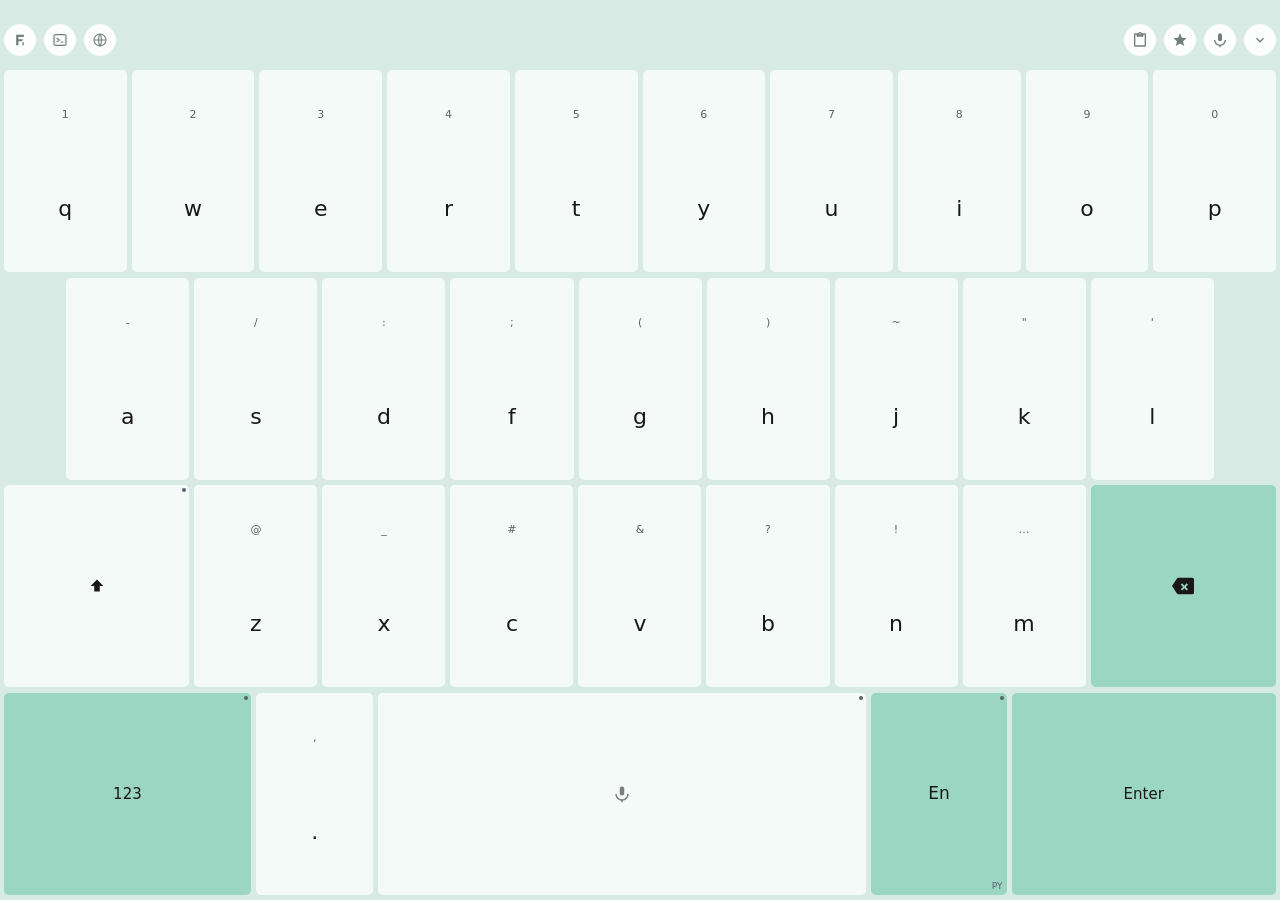
<file: app/src/main/assets/keyboard/index.html>
<!doctype html>
<html lang="zh-CN">
<head>
    <meta charset="utf-8">
    <meta name="viewport" content="width=device-width,initial-scale=1,maximum-scale=1,user-scalable=no,viewport-fit=cover">
    <title>Feelime Keyboard</title>
    <link rel="stylesheet" href="keyboard.css?v=__KB_VERSION__">
</head>
<body>
<main id="softKeyboard" aria-label="Feelime HTML keyboard">
    <!-- 背景图片层：铺满整个键盘区域（工具条到底部留白）。z-index 垫底，
         data-bg-image=on 时根背景转透明让图透出。 -->
    <div id="bgImage" aria-hidden="true"></div>
    <!-- 拼音行内前缀：悬浮在顶部 padding 带里（issue #8 定稿形态——
         独立一行，字号可在设置里三档调整）。 -->
    <div id="preeditLine" aria-live="polite"></div>

    <!-- 单手模式侧边条（issue #15）：data-side-content 驱动两态——
         cursor（2×4 光标/编辑簇）、blank。位置贴单手让位的一侧。 -->
    <aside id="sidePad">
        <div id="sideGrid">
            <!-- 方向键按物理位次排布（issue #15 定稿）：上 / 左右 / 下，
                 与手指预期一致；编辑键横排 icon+文字保证语义明确。 -->
            <div class="side-row">
                <button class="side-key" data-side-cursor="up" aria-label="光标上移" data-i18n-aria-label="光标上移">
                    <svg viewBox="0 0 24 24" width="16" height="16" fill="none" stroke="currentColor"
                         stroke-width="2.2" stroke-linecap="round" stroke-linejoin="round" aria-hidden="true">
                        <path d="M5 15 L12 8 L19 15"/>
                    </svg>
                </button>
            </div>
            <div class="side-row side-row-mid">
                <button class="side-key" data-side-cursor="left" aria-label="光标左移" data-i18n-aria-label="光标左移">
                    <svg viewBox="0 0 24 24" width="16" height="16" fill="none" stroke="currentColor"
                         stroke-width="2.2" stroke-linecap="round" stroke-linejoin="round" aria-hidden="true">
                        <path d="M15 5 L8 12 L15 19"/>
                    </svg>
                </button>
                <button class="side-key" data-side-cursor="right" aria-label="光标右移" data-i18n-aria-label="光标右移">
                    <svg viewBox="0 0 24 24" width="16" height="16" fill="none" stroke="currentColor"
                         stroke-width="2.2" stroke-linecap="round" stroke-linejoin="round" aria-hidden="true">
                        <path d="M9 5 L16 12 L9 19"/>
                    </svg>
                </button>
            </div>
            <div class="side-row">
                <button class="side-key" data-side-cursor="down" aria-label="光标下移" data-i18n-aria-label="光标下移">
                    <svg viewBox="0 0 24 24" width="16" height="16" fill="none" stroke="currentColor"
                         stroke-width="2.2" stroke-linecap="round" stroke-linejoin="round" aria-hidden="true">
                        <path d="M5 9 L12 16 L19 9"/>
                    </svg>
                </button>
            </div>
            <button class="side-key side-labeled" data-side-action="selectAll" aria-label="全选" data-i18n-aria-label="全选">
                <svg viewBox="0 0 24 24" width="13" height="13" fill="none" stroke="currentColor"
                     stroke-width="2" stroke-linecap="round" aria-hidden="true">
                    <path d="M7 3H5a2 2 0 0 0-2 2v2m0 4v2m0 4v2a2 2 0 0 0 2 2h2m4 0h2m4 0h2a2 2 0 0 0 2-2v-2m0-4v-2m0-4V5a2 2 0 0 0-2-2h-2M9 9h6v6H9z"/>
                </svg>
                <span data-i18n="全选">全选</span>
            </button>
            <button class="side-key side-labeled" data-side-action="copy" aria-label="复制" data-i18n-aria-label="复制">
                <svg viewBox="0 0 24 24" width="13" height="13" fill="none" stroke="currentColor"
                     stroke-width="2" stroke-linecap="round" stroke-linejoin="round" aria-hidden="true">
                    <path d="M16 1H4a2 2 0 0 0-2 2v14h2V3h12V1zm3 4H8a2 2 0 0 0-2 2v14a2 2 0 0 0 2 2h11a2 2 0 0 0 2-2V7a2 2 0 0 0-2-2zm0 16H8V7h11v14z"/>
                </svg>
                <span data-i18n="复制">复制</span>
            </button>
            <button class="side-key side-labeled" data-side-action="cut" aria-label="剪切" data-i18n-aria-label="剪切">
                <svg viewBox="0 0 24 24" width="13" height="13" fill="none" stroke="currentColor"
                     stroke-width="2" stroke-linecap="round" stroke-linejoin="round" aria-hidden="true">
                    <circle cx="6" cy="6" r="3"/><circle cx="6" cy="18" r="3"/>
                    <path d="M20 4L8.12 15.88M14.47 14.48L20 20M8.12 8.12L12 12"/>
                </svg>
                <span data-i18n="剪切">剪切</span>
            </button>
            <button class="side-key side-labeled" data-side-action="paste" aria-label="粘贴" data-i18n-aria-label="粘贴">
                <svg viewBox="0 0 24 24" width="13" height="13" fill="none" stroke="currentColor"
                     stroke-width="2" stroke-linecap="round" stroke-linejoin="round" aria-hidden="true">
                    <path d="M19 2h-4.18C14.4.84 13.3 0 12 0c-1.3 0-2.4.84-2.82 2H5c-1.1 0-2 .9-2 2v16c0 1.1.9 2 2 2h14c1.1 0 2-.9 2-2V4c0-1.1-.9-2-2-2zm-7 0c.55 0 1 .45 1 1s-.45 1-1 1-1-.45-1-1 .45-1 1-1zm7 18H5V4h2v3h10V4h2v16z"/>
                </svg>
                <span data-i18n="粘贴">粘贴</span>
            </button>
        </div>
    </aside>

<!-- Editor strip ABOVE the candidate bar
         (which stays selectable mid-edit), regular keyboard below. -->
    <section id="panelEditor" hidden>
        <input id="panelEditorInput" class="phrase-input" maxlength="200"
               placeholder="输入常用内容（最多 200 字）" data-i18n-placeholder="输入常用内容（最多 200 字）" aria-label="常用语内容" data-i18n-aria-label="常用语内容">
 <!-- The custom-JSON editor shares the strip as a
             multi-line textarea (system paste works on real inputs). -->
        <textarea id="panelEditorArea" class="phrase-input phrase-area" rows="3" hidden
                  placeholder="粘贴定制 JSON" data-i18n-placeholder="粘贴定制 JSON" aria-label="定制符号 JSON" data-i18n-aria-label="定制符号 JSON"></textarea>
        <button id="panelEditorCancel" class="phrase-cancel" aria-label="取消" data-i18n-aria-label="取消" data-i18n="取消">取消</button>
        <button id="panelEditorSave" class="phrase-add" aria-label="保存" data-i18n-aria-label="保存" data-i18n="保存">保存</button>
    </section>
 <!-- The phrase editor card floats ABOVE the keyboard view
         (native band area): title row + 2-row input + input
         code + save/cancel. The redirect channel targets .phrase-input
         focus, which the card's textarea keeps. -->
    <section id="phraseCard" hidden>
        <div class="pc-head">
            <button id="phraseCardClose" class="pc-close" aria-label="关闭" data-i18n-aria-label="关闭">×</button>
            <span id="phraseCardTitle" class="pc-title" data-i18n="添加常用语">添加常用语</span>
            <span class="pc-head-pad" aria-hidden="true"></span>
        </div>
        <div class="pc-card">
            <textarea id="phraseCardInput" class="phrase-input pc-input" rows="2" maxlength="200"
                      placeholder="输入常用内容" data-i18n-placeholder="输入常用内容" aria-label="常用语内容" data-i18n-aria-label="常用语内容"></textarea>
            <!-- issue #19 的「从剪贴板粘贴」按钮已撤下：工具栏剪贴板面板
                 本就支持选历史条目上屏，编辑卡不再放第二条通道。 -->
            <label class="pc-code-label" for="phraseCardCode"><span data-i18n="输入码">输入码</span> <small data-i18n="留空时自动生成">留空时自动生成</small></label>
            <!-- The code field shares one row with the rank stepper -
                 the code input narrows and the freed space holds 位次 -/+. -->
            <div class="pc-code-row">
                <input id="phraseCardCode" class="pc-code phrase-input" maxlength="12"
                       placeholder="例如：nh" data-i18n-placeholder="例如：nh" aria-label="输入码" data-i18n-aria-label="输入码">
                <span class="pc-rank" role="group" aria-label="位次" data-i18n-aria-label="位次">
                    <button id="phraseCardRankDown" class="pc-rank-btn" aria-label="位次减一" data-i18n-aria-label="位次减一">−</button>
                    <span id="phraseCardRankValue" class="pc-rank-value">1</span>
                    <button id="phraseCardRankUp" class="pc-rank-btn" aria-label="位次加一" data-i18n-aria-label="位次加一">＋</button>
                    <span class="pc-rank-label" data-i18n="位次">位次</span>
                </span>
            </div>
            <div class="pc-actions">
                <button id="phraseCardCancel" class="pc-btn pc-ghost" aria-label="取消" data-i18n-aria-label="取消" data-i18n="取消">取消</button>
                <button id="phraseCardSave" class="pc-btn pc-main" aria-label="保存" data-i18n-aria-label="保存" data-i18n="保存">保存</button>
            </div>
        </div>
    </section>
 <!-- Height adjust card (floats above the keyboard view).
         Fine steps via the -/+ buttons (applied live), coarse via the drag
         strip (preview only - the height lands on release/保存). -->
    <section id="heightCard" hidden>
        <div class="pc-head">
            <span class="pc-head-pad" aria-hidden="true"></span>
            <span class="pc-title" data-i18n="键盘高度">键盘高度</span>
            <span class="pc-head-pad" aria-hidden="true"></span>
        </div>
        <div class="pc-card">
            <div class="hc-row">
                <button id="heightMinus" class="hc-step" aria-label="减少高度" data-i18n-aria-label="减少高度">−</button>
                <div id="heightTrack" class="hc-track">
                    <i id="heightThumb"></i>
                </div>
                <button id="heightPlus" class="hc-step" aria-label="增加高度" data-i18n-aria-label="增加高度">＋</button>
            </div>
            <div class="hc-meta">
                <span id="heightValue">272</span>
                <span class="hc-hint" id="heightHint" data-i18n="拖动为预览，松手应用">拖动为预览，松手应用</span>
            </div>
            <div class="pc-actions">
                <button id="heightCardReset" class="pc-btn pc-ghost" aria-label="恢复默认" data-i18n-aria-label="恢复默认" data-i18n="恢复默认">恢复默认</button>
                <button id="heightCardCancel" class="pc-btn pc-ghost" aria-label="取消" data-i18n-aria-label="取消" data-i18n="取消">取消</button>
                <button id="heightCardSave" class="pc-btn pc-main" aria-label="保存" data-i18n-aria-label="保存" data-i18n="保存">保存</button>
            </div>
        </div>
    </section>
    <section id="candidateBar">
 <!-- The app's own F logo marks the keyboard menu;
             the gear moved to the full-settings entry. -->
        <button id="setupButton" data-role="setup" class="tool" aria-label="键盘设置" data-i18n-aria-label="键盘设置">
 <!-- The refreshed F logo (docs/branding/feelime-logo.svg,
                 same path as app/src/main/res/drawable/ic_launcher.xml). -->
            <svg viewBox="0 0 48 48" width="16" height="16" fill="currentColor" aria-hidden="true">
                <path d="M12.5 8.5h24l-1.8 6.2H19.3v7.2h13.3l-1.8 6.2H19.3v11.4h-6.8z"/>
                <rect x="31" y="31" width="4.5" height="8.5" rx="1"/>
            </svg>
        </button>
 <!-- The control-key entry - the toolbar swaps for two
             rows of control keys (Esc/Ctrl/Alt/arrows/...) while it shows. -->
        <button id="ctrlTool" data-role="ctrl-tool" class="tool" aria-label="控制键" data-i18n-aria-label="控制键">
            <svg viewBox="0 0 24 24" width="16" height="16" fill="none" stroke="currentColor"
                 stroke-width="1.8" aria-hidden="true">
                <rect x="3" y="4" width="18" height="16" rx="2"/>
                <path d="M7 9l4 3-4 3M13 15h4"/>
            </svg>
        </button>
 <!-- Opens the SYSTEM input method picker (all IMEs). -->
        <button id="imeSwitchButton" data-role="ime-switch" class="tool" aria-label="切换输入法" data-i18n-aria-label="切换输入法">
            <svg viewBox="0 0 24 24" width="16" height="16" fill="none" stroke="currentColor"
                 stroke-width="1.6" aria-hidden="true">
                <circle cx="12" cy="12" r="9"/>
                <path d="M3 12h18M12 3c3 3.5 3 14 0 18M12 3c-3 3.5-3 14 0 18"/>
            </svg>
        </button>
 <!-- Full settings moved off the panel into the toolbar;
             only visible while the quick panel is open. A gear
             glyph - the toolbar's own entry is the app logo now, so the gear
             no longer reads as a duplicate. The ‹ › pager buttons are gone
 the bar holds the whole pool and auto-fetches. -->
        <button id="fullSetupButton" class="tool" aria-label="打开完整设置" data-i18n-aria-label="打开完整设置" hidden>
            <svg viewBox="0 0 24 24" width="16" height="16" fill="currentColor" aria-hidden="true">
                <path d="M19.14 12.94c.04-.3.06-.61.06-.94 0-.32-.02-.64-.07-.94l2.03-1.58a.49.49 0 0 0 .12-.61l-1.92-3.32a.488.488 0 0 0-.59-.22l-2.39.96c-.5-.38-1.03-.7-1.62-.94l-.36-2.54a.484.484 0 0 0-.48-.41h-3.84c-.24 0-.43.17-.47.41l-.36 2.54c-.59.24-1.13.57-1.62.94l-2.39-.96c-.22-.08-.47 0-.59.22L2.74 8.87c-.12.21-.08.47.12.61l2.03 1.58c-.05.3-.09.63-.09.94s.02.64.07.94l-2.03 1.58a.49.49 0 0 0-.12.61l1.92 3.32c.12.22.37.29.59.22l2.39-.96c.5.38 1.03.7 1.62.94l.36 2.54c.05.24.24.41.48.41h3.84c.24 0 .44-.17.47-.41l.36-2.54c.59-.24 1.13-.56 1.62-.94l2.39.96c.22.08.47 0 .59-.22l1.92-3.32c.12-.22.07-.47-.12-.61l-2.01-1.58zM12 15.6c-1.98 0-3.6-1.62-3.6-3.6s1.62-3.6 3.6-3.6 3.6 1.62 3.6 3.6-1.62 3.6-3.6 3.6z"/>
            </svg>
        </button>
 <!-- 手写候选态的整行互斥（wetype 形态）：有识别候选时工具栏全部
             让位，这一行左侧的模式标识与右侧 ×（composeClear）一起构成
             候选行；平时隐藏，不占布局。 -->
        <span id="inkTag" class="ink-tag" hidden data-i18n="手写">手写</span>
 <!-- #H 候选条形态快捷切换键（#87 顺带优化）：键区隐藏时的模式可见性
             ——软硬切换后用户能看见自己身在哪个键盘。modeToggle 的紧凑
             形态：cn-main=当前模式简称、cn-sub=快捷对目标简称，点按翻对、
             长按模式菜单；完整键盘形态仍用 modeToggle。 -->
        <button id="hwModeTag" class="hw-toggle" hidden aria-label="切换键盘" data-i18n-aria-label="切换键盘">
            <span class="cn-main"></span><span class="cn-sub"></span>
        </button>
        <div id="candidates"></div>
 <!-- Engine lifecycle notice (mode-fallback §2.3): overlays the
             candidate strip while the engine warms up or a degrade fallback
             serves. Pointer-transparent; hidden otherwise. -->
        <div id="engineStatus" hidden></div>
        <button id="clipboardButton" data-role="clipboard" class="tool" aria-label="剪贴板" data-i18n-aria-label="剪贴板">
            <svg viewBox="0 0 24 24" width="16" height="16" fill="currentColor" aria-hidden="true">
                <path d="M19 2h-4.18C14.4.84 13.3 0 12 0c-1.3 0-2.4.84-2.82 2H5c-1.1 0-2 .9-2 2v16c0 1.1.9 2 2 2h14c1.1 0 2-.9 2-2V4c0-1.1-.9-2-2-2zm-7 0c.55 0 1 .45 1 1s-.45 1-1 1-1-.45-1-1 .45-1 1-1zm7 18H5V4h2v3h10V4h2v16z"/>
            </svg>
        </button>
        <button id="favoritesButton" data-role="favorites" class="tool" aria-label="常用语" data-i18n-aria-label="常用语">
            <svg viewBox="0 0 24 24" width="16" height="16" fill="currentColor" aria-hidden="true">
                <path d="M12 17.27 18.18 21l-1.64-7.03L22 9.24l-7.19-.61L12 2 9.19 8.63 2 9.24l5.46 4.73L5.82 21z"/>
            </svg>
        </button>
        <button id="composeClear" class="tool compose-tool" aria-label="清除输入" data-i18n-aria-label="清除输入" hidden>
            <svg viewBox="0 0 24 24" width="16" height="16" fill="currentColor" aria-hidden="true">
                <path d="M19 6.41 17.59 5 12 10.59 6.41 5 5 6.41 10.59 12 5 17.59 6.41 19 12 13.41 17.59 19 19 17.59 13.41 12z"/>
            </svg>
        </button>
        <button id="composeExpand" class="tool compose-tool" aria-label="展开候选" data-i18n-aria-label="展开候选" hidden>
            <svg viewBox="0 0 24 24" width="16" height="16" fill="currentColor" aria-hidden="true">
                <path d="M7.41 8.59 12 13.17l4.59-4.58L18 10l-6 6-6-6z"/>
            </svg>
        </button>
        <button id="mic" class="tool" aria-label="开始语音输入" data-i18n-aria-label="开始语音输入">
            <svg viewBox="0 0 24 24" width="16" height="16" fill="currentColor" aria-hidden="true">
                <path d="M12 14a3 3 0 0 0 3-3V5a3 3 0 0 0-6 0v6a3 3 0 0 0 3 3z"/>
                <path d="M19 12a7 7 0 0 1-14 0H3a9 9 0 0 0 8 8.94V23h2v-2.06A9 9 0 0 0 21 12h-2z"/>
            </svg>
        </button>
        <button id="hide" class="tool" aria-label="收起键盘" data-i18n-aria-label="收起键盘">
            <svg viewBox="0 0 24 24" width="16" height="16" fill="currentColor" aria-hidden="true">
                <path d="M16.59 8.59 12 13.17 7.41 8.59 6 10l6 6 6-6z"/>
            </svg>
        </button>
 <!-- Settings sub-page chrome rides the toolbar -
             left: back + title, right: close. Regular tools hide meanwhile. -->
        <div id="settingsPageBar" hidden></div>
 <!-- #41 统计浮层的工具栏 chrome：左标题右 ✕（常规工具让位，
      body.stats-page 互斥，settingsPageBar 同款形态）。 -->
        <div id="statsPageBar" hidden></div>
    </section>

    <section id="expandLayer" hidden>
        <div class="expand-head">
            <div class="expand-tabs" role="tablist">
                <button class="expand-tab active" data-expand-tab="freq" data-i18n="词频">词频</button>
                <button class="expand-tab" data-expand-tab="single" data-i18n="单字">单字</button>
            </div>
            <div id="expandPreedit" aria-live="polite"></div>
            <button id="expandCollapse" class="tool" aria-label="收起候选" data-i18n-aria-label="收起候选">
                <svg viewBox="0 0 24 24" width="18" height="18" fill="currentColor" aria-hidden="true">
                    <path d="M7.41 15.41 12 10.83l4.59 4.58L18 14l-6-6-6 6z"/>
                </svg>
            </button>
        </div>
        <div class="expand-body">
            <div id="expandVariants"></div>
            <div id="expandGrid"></div>
        </div>
    </section>

 <!-- The control-key view replaces ONLY the candidate
         bar (same 40px slot); the keyboard rows below stay untouched. -->
    <section id="ctrlLayer" class="kb-layer" hidden>
        <div class="kb-row ctrl-row">
            <button class="kb-key ctrl-key" data-ctrl="Escape">Esc</button>
            <button class="kb-key ctrl-key ctrl-mod" data-ctrl="sticky-ctrl">Ctrl</button>
            <button class="kb-key ctrl-key" data-ctrl="Home">Home</button>
            <button class="kb-key ctrl-key" data-ctrl="ArrowUp">↑</button>
            <button class="kb-key ctrl-key" data-ctrl="End">End</button>
            <button class="kb-key ctrl-key" data-ctrl="PageUp">PgUp</button>
 <!-- Fn replaces the Comb icon - tap = sticky
                 (twelve letter keys become F1..F12), long-press = the old
                 Comb combo grid. -->
            <button class="kb-key ctrl-key ctrl-mod" data-ctrl="sticky-fn" aria-label="Fn 粘滞键" data-i18n-aria-label="Fn 粘滞键">Fn</button>
            <button class="kb-key ctrl-key" data-ctrl="Del">Del</button>
        </div>
        <div class="kb-row ctrl-row">
            <button class="kb-key ctrl-key" data-ctrl="Tab">Tab</button>
            <button class="kb-key ctrl-key ctrl-mod" data-ctrl="sticky-alt">Alt</button>
            <button class="kb-key ctrl-key" data-ctrl="ArrowLeft">←</button>
            <button class="kb-key ctrl-key" data-ctrl="ArrowDown">↓</button>
            <button class="kb-key ctrl-key" data-ctrl="ArrowRight">→</button>
            <button class="kb-key ctrl-key" data-ctrl="PageDown">PgDn</button>
            <button class="kb-key ctrl-key ctrl-mod" data-ctrl="sticky-meta" aria-label="Meta 键" data-i18n-aria-label="Meta 键">&#8862;</button>
            <button class="kb-key ctrl-key ctrl-close" data-ctrl="collapse" aria-label="收起控制键" data-i18n-aria-label="收起控制键">
                <svg viewBox="0 0 24 24" width="12" height="12" fill="none" stroke="currentColor"
                     stroke-width="2.2" stroke-linecap="round" aria-hidden="true">
                    <path d="M6 6 L18 18 M18 6 L6 18"/>
                </svg>
            </button>
        </div>
    </section>

    <!-- 工具栏编辑模式（issue #15）：替换键区，展示未上栏的 icon 仓库
         （点按添加到工具栏；候选条内 × 移除、长按拖动排序）。 -->
    <section id="toolbarEditor" hidden>
        <div class="tbe-head">
            <span class="tbe-title" data-i18n="编辑工具栏">编辑工具栏</span>
            <span class="tbe-hint" data-i18n="点按图标添加 · 拖动工具栏图标排序">点按图标添加 · 拖动工具栏图标排序</span>
            <button id="toolbarEditCancel" class="tbe-cancel" data-i18n="取消">取消</button>
            <button id="toolbarEditDone" class="tbe-done" data-i18n="完成">完成</button>
        </div>
        <div id="toolbarEditorGrid"></div>
    </section>

    <section id="qwertyLayer" class="kb-layer"></section>
    <section id="symbolLayer" class="kb-layer" hidden>
        <div id="symGrid"></div>
        <div id="symCatBar">
            <button class="kb-key kb-special" data-action="letters">ABC</button>
            <!-- #113 二轮（用户 2026-11-15）：符号层也留 123 直达数字九宫格
                 （数字层的「符号」键反向闭环），不再绕回主键盘。 -->
            <button class="kb-key kb-special" data-action="numpad">123</button>
            <div id="symCats"></div>
            <!-- ⌫ 由 setup 注入（specialKey repeat，占换行键原位）：
                 符号层不设换行——换行走 ABC 回主键盘（2026-10-28 用户定案）。 -->
        </div>
    </section>
    <!-- 九宫格数字键盘（长按 123 打开），全部由 renderNumpad 填充 -->
    <section id="numPadLayer" class="kb-layer" hidden></section>
    <!-- #39-10 编辑工具条（可选工具栏控件，搜狗「文字编辑」形态）：
         替换键区——左侧 ↑/← 扩选 →/↓、底部 行首/全选/行尾，右列
         删除/复制/剪切/粘贴。全部动作复用现有桥通道（editorCursor/
         keyEvent/SHIFT 扩选、editorAction、backspace），JS 填充。 -->
    <section id="editLayer" class="kb-layer" hidden></section>
    <!-- #41 二轮：输入统计浮层（快捷设置 tile 进入；数据经 inputStats 桥）。 -->
    <section id="statsLayer" class="kb-layer" hidden></section>

    <section id="panelLayer" hidden>
        <div class="panel-head">
            <div class="panel-tabs" role="tablist">
                <button class="panel-tab active" data-panel-tab="clipboard" data-i18n="剪贴板">剪贴板</button>
                <button class="panel-tab" data-panel-tab="favorites" data-i18n="常用语">常用语</button>
            </div>
            <!-- #67 定稿：颜文字不走 tab 界面——面板头换成横向滑动的
                 分类条（右侧固定 × 收起），列表区整幅给网格。 -->
            <div id="kaomojiTabs" class="kaomoji-tabs" hidden></div>
            <button id="panelClear" class="panel-action" aria-label="清空剪贴板" data-i18n-aria-label="清空剪贴板" data-i18n="清空">清空</button>
            <button id="panelManage" class="panel-action" aria-label="添加常用语" data-i18n-aria-label="添加常用语" hidden data-i18n="＋添加">＋添加</button>
            <!-- #39-4 定稿：面板头右侧唯一的关闭钮，× 图标回主键盘
                 （tab 已是剪贴板/常用语切换器，不再复用工具栏图标）。 -->
            <button id="panelClose" class="tool" aria-label="关闭面板" data-i18n-aria-label="关闭面板">
                <svg viewBox="0 0 24 24" width="16" height="16" fill="none" stroke="currentColor"
                     stroke-width="2" stroke-linecap="round" aria-hidden="true">
                    <path d="M6 6l12 12M18 6L6 18"/>
                </svg>
            </button>
        </div>
        <div id="panelList"></div>
        <div id="panelEmpty" hidden></div>
    </section>


    <div id="modeMenu"></div>

 <!-- Long-press / ⋯ menu for a favorites row. -->
    <div id="itemMenu"></div>

 <!-- Confirm deleting a self-made word from the user
         lexicon (long-press a candidate -> 删除自造词). -->
    <div id="confirmCard" hidden>
        <div id="confirmText" aria-live="polite"></div>
        <div class="confirm-actions">
            <button id="confirmCancel" data-i18n="取消">取消</button>
            <button id="confirmOk" class="danger" data-i18n="删除">删除</button>
        </div>
    </div>

    <section id="settingsPanel" hidden>
 <!-- The toolbar tools live in the quick panel now (the
             toolbar keeps only the logo, the gear and the dismiss chevron).
             renderSettingsHome re-appends this node after each rebuild, so
             the ids/bindings the suites (and users) rely on survive. -->
    </section>

    <div id="voiceOverlay">
        <div id="voiceScrim"></div>
        <div id="voiceCard">
 <!-- The big red dot became a half-height mic icon
                 (portrait AND landscape); only colours/pulse animate. -->
            <div class="vc-mic">
                <svg viewBox="0 0 24 24" width="20" height="20" fill="currentColor" aria-hidden="true">
                    <path d="M12 14a3 3 0 0 0 3-3V5a3 3 0 0 0-6 0v6a3 3 0 0 0 3 3z"/>
                    <path d="M19 12a7 7 0 0 1-14 0H3a9 9 0 0 0 8 8.94V23h2v-2.06A9 9 0 0 0 21 12h-2z"/>
                </svg>
            </div>
            <!-- 引擎加载态（含首次模型加载）专属旋转圆环：与麦克风脉冲
                 （=可以开始说话的信号）严格区分，见 [data-state="loading"]。 -->
            <div class="vc-spinner" aria-hidden="true"></div>
            <div id="voiceStatus" data-i18n="正在聆听…">正在聆听…</div>
            <div id="partialText" aria-live="polite"></div>
            <div id="levelBar"><i></i></div>
            <div id="voiceHint" data-i18n="点击任意位置结束">点击任意位置结束</div>
            <!-- mic 浮层动作行：说完了居中大按钮（主要出口）。 -->
            <div id="voiceActions">
                <button id="voiceDone" type="button" aria-label="说完了，结束并上屏" data-i18n-aria-label="说完了，结束并上屏">
                    <svg viewBox="0 0 24 24" width="14" height="14" fill="currentColor" aria-hidden="true">
                        <path d="M9 16.2L4.8 12l-1.4 1.4L9 19 21 7l-1.4-1.4L9 16.2z"/>
                    </svg><span data-i18n="说完了">说完了</span>
                </button>
            </div>
            <!-- 撤销（弃稿）回右上角：小而语义明确（↺+文字）。 -->
            <button id="voiceClose" type="button" aria-label="撤销本次听写" data-i18n-aria-label="撤销本次听写">
                <svg viewBox="0 0 24 24" width="12" height="12" fill="currentColor" aria-hidden="true">
                    <path d="M12.5 8c-2.65 0-5.05.99-6.9 2.6L2 7v9h9l-3.62-3.62c1.39-1.16 3.16-1.88 5.12-1.88 3.54 0 6.55 2.31 7.6 5.5l2.37-.78C21.08 11.03 17.15 8 12.5 8z"/>
                </svg><span id="voiceCloseLabel" data-i18n="撤销">撤销</span>
            </button>
        </div>
        <!-- 长按空格浮层专用：上滑撤销提示，toast 样式挂在卡片下方，
             不自动消失；上滑时字体和背景同步放大（updateSlideCancel）。 -->
        <div id="voiceSlideHint" data-i18n="上滑撤销">上滑撤销</div>
    </div>

    <!-- 按键气泡（issue #30-1，外观开关默认关）：按下时在键帽上方放大
         显示所按字符；长按弹层接管时立即让位 -->
    <div id="keyBubble" hidden></div>
    <div id="keyPopup"><div id="keyPopupInner"></div></div>
    <!-- 三行弹层滑出卡片边界时的「松手撤销」提示（issue #9，showPopupCancelTip） -->
    <div id="keyPopupCancelTip"></div>
 <!-- The 3x3 combo grid (long-press Ctrl/Alt/tap Comb) - full
         key names stacked per row, centered. -->
    <div id="comboPopup"><button id="comboClose" aria-label="关闭组合键浮层" data-i18n-aria-label="关闭组合键浮层">×</button><div id="comboPopupInner"></div></div>
 <!-- The keyboard-height adjust handle (drag the top edge),
         shown only from quick settings. -->
    <div id="flickBlob"></div>
    <div id="toast" role="status"></div>
</main>
<script>window.__feelimeES = 0;</script>
<script src="keyboard.js?v=__KB_VERSION__"></script>
<!-- #90 旧 WebView（出厂 Chromium <80：Android 9/10、BOOX 类）在解析
     期拒绝 ES2020 语法，keyboard.js 整文件不执行且不报可捕获错误——
     flag 未置位即改载 esbuild chrome66 转译副本（见
     scripts/generate-legacy-web.sh，改动 keyboard.js 后必须重生成）。 -->
<script>
    if (!window.__feelimeES) {
        document.write('<script src="keyboard.legacy.js?v=__KB_VERSION__"><\/script>');
    }
</script>
</body>
</html>
</file>
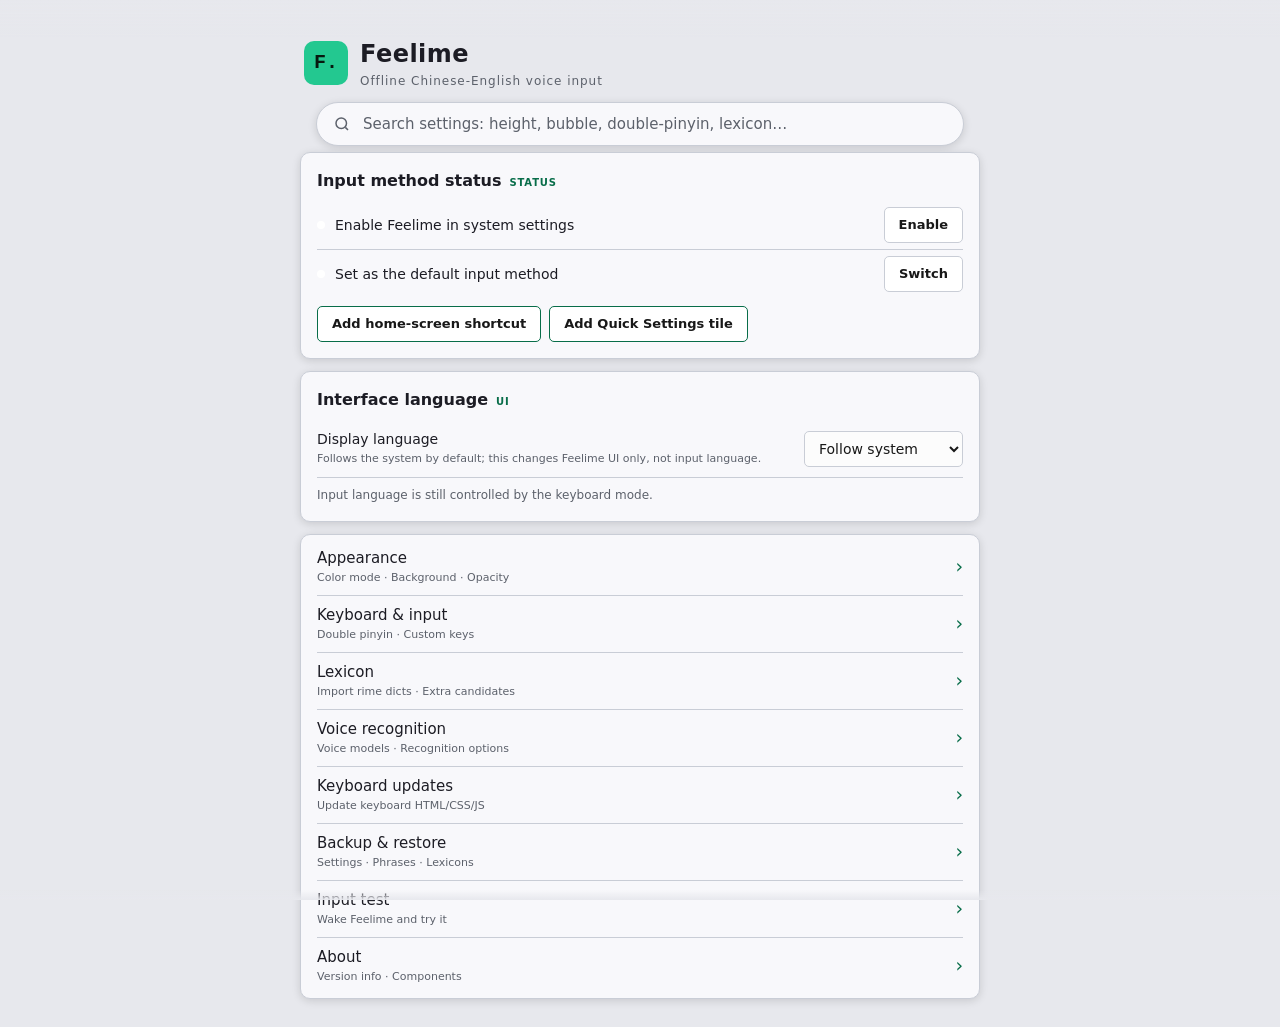
<file: app/src/main/assets/settings/index.html>
<!doctype html>
<!-- Feelime full settings. The page is deliberately a thin, semantic shell:
     all user-facing copy is keyed and translated by settings.js so the same
     WebView can follow the device language without shipping another APK. -->
<html lang="zh-CN">
<head>
<meta charset="utf-8">
<meta name="viewport" content="width=device-width, initial-scale=1, viewport-fit=cover">
<title>Feelime 设置</title>
<link rel="stylesheet" href="settings.css">
</head>
<body>

<!-- Home: status, independent UI-language choice, and topic entries. -->
<div class="page" data-page="home">
  <header class="hero">
    <div class="hero-mark">
      <span class="hero-logo" id="heroLogo" aria-hidden="true">F.</span>
      <div class="hero-titles">
        <h1>Feelime</h1>
        <p class="hero-tag" data-i18n="hero.tag">离线中英混合语音输入法</p>
      </div>
    </div>
    <!-- IME 状态行已删（用户实录：不该占在搜索框上方）。正常态零噪音；
         异常态（未启用/未默认）由下方「输入法状态」卡的 LED+按钮承接。 -->
  </header>

  <!-- 设置搜索（验收 2026-09-24）：模糊匹配快速定位配置项；索引取每卡
       的标题+行文本+小注+data-keywords 意图词，点击直达对应页并锚定。 -->
  <div class="search-box" id="settingsSearchBox">
    <div class="search-field">
      <svg class="search-icon" viewBox="0 0 24 24" width="18" height="18" fill="none"
           stroke="currentColor" stroke-width="2" aria-hidden="true">
        <circle cx="11" cy="11" r="7"></circle><path d="m20 20-3.5-3.5"></path>
      </svg>
      <input id="settingsSearch" type="search" autocomplete="off"
             data-i18n-placeholder="search.placeholder" placeholder="搜索设置：高度、气泡、双拼、词库…">
    </div>
    <div id="searchResults" class="search-results" hidden></div>
  </div>

  <main>
    <section class="card" id="sec-ime" aria-labelledby="imeTitle">
      <div class="section-heading">
        <h2 id="imeTitle" data-i18n="ime.title">输入法状态</h2>
        <span class="eyebrow" data-i18n="status.title">状态</span>
      </div>
      <div class="rows">
        <div class="row" id="imeEnabledRow">
          <span class="led" data-led aria-hidden="true"></span>
          <span class="row-label" data-i18n="ime.enabled">在系统中启用 Feelime</span>
          <button class="btn" id="btnEnableIme" type="button" data-i18n="ime.enableAction">去启用</button>
        </div>
        <div class="row" id="imeDefaultRow">
          <span class="led" data-led aria-hidden="true"></span>
          <span class="row-label" data-i18n="ime.default">设为默认输入法</span>
          <button class="btn" id="btnPickIme" type="button" data-i18n="ime.pickAction">去切换</button>
        </div>
      </div>
      <div class="actions ime-actions">
        <button class="btn local" id="btnAddShortcut" type="button" data-i18n="ime.addShortcut">添加桌面快捷方式</button>
        <button class="btn local" id="btnAddTile" type="button" data-i18n="ime.addTile">添加快捷设置磁贴</button>
      </div>
    </section>

    <section class="card" id="sec-language" aria-labelledby="languageTitle">
      <div class="section-heading">
        <h2 id="languageTitle" data-i18n="language.title">界面语言</h2>
        <span class="eyebrow" data-i18n="language.badge">界面</span>
      </div>
      <div class="row language-row">
        <span class="row-label">
          <span data-i18n="language.label">显示语言</span>
          <small data-i18n="language.hint">默认跟随系统；只影响 Feelime 界面，不改变输入语言。</small>
        </span>
        <select id="uiLanguage" class="select" aria-describedby="languageHint" data-i18n-aria="language.label" aria-label="显示语言">
          <option value="auto" data-i18n="language.auto">跟随系统</option>
          <option value="zh" data-i18n="language.zh">中文</option>
          <option value="en" data-i18n="language.en">English</option>
        </select>
      </div>
      <p id="languageHint" class="hint" data-i18n="language.note">输入语言仍由键盘模式决定。</p>
    </section>

    <nav class="card entries" id="entries" aria-label="设置分组" data-i18n-aria="nav.groups">
      <button class="entry" type="button" data-target="appearance">
        <span class="entry-label"><span data-i18n="entry.appearance.title">外观</span><small data-i18n="entry.appearance.subtitle">色彩模式 · 背景图片 · 透明度</small></span>
        <span class="entry-chevron" aria-hidden="true">›</span>
      </button>
      <button class="entry" type="button" data-target="input">
        <span class="entry-label"><span data-i18n="entry.input.title">键盘与输入</span><small data-i18n="entry.input.subtitle">双拼 · 定制按键</small></span>
        <span class="entry-chevron" aria-hidden="true">›</span>
      </button>
      <button class="entry" type="button" data-target="dict">
        <span class="entry-label"><span data-i18n="entry.dict.title">词库</span><small data-i18n="entry.dict.subtitle">导入 rime 词库 · 叠加候选</small></span>
        <span class="entry-chevron" aria-hidden="true">›</span>
      </button>
      <button class="entry" type="button" data-target="voice">
        <span class="entry-label"><span data-i18n="entry.voice.title">语音识别</span><small data-i18n="entry.voice.subtitle">语音模型 · 识别设置</small></span>
        <span class="entry-chevron" aria-hidden="true">›</span>
      </button>
      <button class="entry" type="button" data-target="update">
        <span class="entry-label"><span data-i18n="entry.update.title">键盘热更新</span><small data-i18n="entry.update.subtitle">键盘前端文件更新</small></span>
        <span class="entry-chevron" aria-hidden="true">›</span>
      </button>
      <button class="entry" type="button" data-target="backup">
        <span class="entry-label"><span data-i18n="entry.backup.title">备份与恢复</span><small data-i18n="entry.backup.subtitle">设置 · 常用语 · 词库</small></span>
        <span class="entry-chevron" aria-hidden="true">›</span>
      </button>
      <button class="entry" type="button" data-target="test">
        <span class="entry-label"><span data-i18n="entry.test.title">输入测试</span><small data-i18n="entry.test.subtitle">唤起键盘试一试</small></span>
        <span class="entry-chevron" aria-hidden="true">›</span>
      </button>
      <button class="entry" type="button" data-target="about">
        <span class="entry-label"><span data-i18n="entry.about.title">关于</span><small data-i18n="entry.about.subtitle">版本信息 · 组件说明</small></span>
        <span class="entry-chevron" aria-hidden="true">›</span>
      </button>
    </nav>
  </main>
</div>

<!-- Keyboard and input. -->
<div class="page" data-page="appearance" hidden>
  <header class="page-head">
    <button class="page-back" type="button" data-back data-i18n-aria="nav.back" aria-label="返回首页">‹</button>
    <h2 class="page-title" data-i18n="page.appearance">外观</h2>
  </header>
  <main>
  <section class="card" aria-labelledby="appearanceTitle">
    <div class="section-heading"><h2 id="appearanceTitle" data-i18n="input.appearance.title">外观</h2><span class="eyebrow" data-i18n="input.appearance.badge">主题</span></div>
    <div class="row language-row">
      <span class="row-label">
        <span data-i18n="input.feel.themeMode">色彩模式</span>
        <small data-i18n="input.feel.themeModeHint">跟随系统，或固定浅色/深色。</small>
      </span>
      <select id="themeMode" class="select" aria-label="色彩模式" data-i18n-aria="input.feel.themeMode">
        <option value="auto" data-i18n="themeMode.auto">跟随系统</option>
        <option value="light" data-i18n="themeMode.light">浅色</option>
        <option value="dark" data-i18n="themeMode.dark">深色</option>
      </select>
    </div>
    <!-- #70 用户键盘字体：单槽位导入（TTF/OTF）；二进制不进备份，
         换机后需重新导入——hint 与状态行都要交代这点。 -->
    <div class="row language-row">
      <span class="row-label">
        <span data-i18n="input.feel.userFont">键盘字体</span>
        <small data-i18n="input.feel.userFontHint">用导入的字体渲染键盘文字（TTF/OTF）；不随数据备份，换机后需重新导入。</small>
      </span>
      <span class="slider-with-action">
        <button type="button" id="btnImportFont" class="ghost-btn" data-keywords="字体 导入 ttf otf font 键盘字体" data-i18n="input.feel.userFontImport">导入字体…</button>
        <button type="button" id="btnClearFont" class="ghost-btn" hidden data-i18n="input.feel.userFontClear">恢复系统字体</button>
      </span>
    </div>
    <p class="save-note" id="userFontNote" role="status" aria-live="polite"></p>
    <!-- #80 大字体导入确认：20MB 是软上限，资源消耗提示后用户可选择继续。
         必须放在字体行所在的 appearance 页内——祖先 .page[hidden] 会把
         跨页弹窗整个藏掉（codex review P1：首版放 update 页用户看不到）。 -->
    <div class="consent" id="fontConsent" hidden role="dialog" aria-labelledby="fontConsentTitle" aria-describedby="fontConsentMessage">
      <div class="section-heading">
        <h3 id="fontConsentTitle" data-i18n="fontLarge.title">字体文件较大</h3>
        <span class="eyebrow" data-i18n="fontLarge.badge">提示</span>
      </div>
      <p class="hint block" id="fontConsentMessage">这个字体文件超过 20MB。大字体会增加内存占用和加载时间，配置较低的设备可能出现卡顿。仍要导入吗？</p>
      <div class="actions">
        <button class="btn" id="fontConsentCancel" type="button" data-i18n="fontLarge.cancel">取消</button>
        <button class="btn primary" id="fontConsentConfirm" type="button" data-i18n="fontLarge.confirm">仍要导入</button>
      </div>
    </div>
    <!-- 皮肤（用户验收五轮）：标准 entry 行进三级页（背景/键面独立色调+饱和度）。 -->
    <button class="entry" type="button" data-target="skin" data-keywords="皮肤 主题 配色 色调 饱和度 skin theme">
      <span class="entry-label"><span data-i18n="entry.skin.title">皮肤</span>
      <small data-i18n="entry.skin.subtitle">色调 · 饱和度 · 背景图</small></span>
      <span class="entry-chevron" aria-hidden="true">›</span>
    </button>
    <!-- #39 横屏三项（挖孔安全区/高度上限/透明度）归外观（用户拍板：
         显示形态类设置，不与模糊音等输入设置混排）。 -->
    <button class="entry" type="button" data-target="landscape" data-keywords="横屏 landscape 挖孔 安全区 高度 上限 透明度 铺满">
      <span class="entry-label"><span data-i18n="entry.landscape.title">横屏显示</span>
      <small data-i18n="entry.landscape.subtitle">挖孔安全区 · 高度上限 · 透明度</small></span>
      <span class="entry-chevron" aria-hidden="true">›</span>
    </button>
    <label class="row switch-row" for="keyBubble">
      <span class="row-label">
        <span data-i18n="input.feel.keyBubble">按键气泡</span>
        <small data-i18n="input.feel.keyBubbleHint">按下按键时在键帽上方放大显示所按的字符，方便确认有没有按错（默认关闭）。</small>
      </span>
      <input type="checkbox" id="keyBubble" data-keywords="按键放大 预览 气泡 按错了 key preview bubble" class="toggle">
    </label>
    <div class="row language-row">
      <span class="row-label">
        <span data-i18n="input.feel.bubbleLinger">气泡停留时长</span>
        <small data-i18n="input.feel.bubbleLingerHint">松手后气泡多停留一会儿再消失，看得清按了什么；0 为立即消失。</small>
      </span>
      <select id="bubbleLinger" class="select" data-keywords="停留 时间 延迟 立刻消失 看不清 linger" aria-label="气泡停留时长" data-i18n-aria="input.feel.bubbleLinger">
        <option value="0">0 ms</option>
        <option value="250">250 ms</option>
        <option value="400">400 ms</option>
        <option value="600">600 ms</option>
      </select>
    </div>
    <div class="row language-row">
      <span class="row-label">
        <span data-i18n="input.feel.toastMs">提示停留时长</span>
        <small data-i18n="input.feel.toastMsHint">键盘上的提示条（如「已撤销本次听写」）显示多久，300-10000 毫秒，默认 1600。</small>
      </span>
      <span class="range-group">
        <output id="toastMsOut" for="toastMs" class="range-out">1600 ms</output>
        <input type="range" id="toastMs" class="slider" min="300" max="10000" step="100" value="1600" aria-label="提示停留时长" data-i18n-aria="input.feel.toastMs" data-keywords="toast 提示 停留 时长 撤销 时间 毫秒">
      </span>
    </div>
    <div class="row language-row">
      <span class="row-label">
        <span data-i18n="input.feel.kbHeight">键盘高度</span>
        <small data-i18n="input.feel.kbHeightHint">竖屏键盘的高度；键盘上拖拽调节与此处等效。</small>
      </span>
      <span class="slider-with-action">
        <output id="kbHeightOut" for="kbHeight" class="range-out">272 px</output>
        <input type="range" id="kbHeight" data-keywords="太高 太低 调大 调小 变小 一半 高度调整 taller shorter height" class="slider" aria-label="键盘高度" data-i18n-aria="input.feel.kbHeight">
        <button type="button" id="kbHeightReset" class="ghost-btn" data-i18n="input.feel.kbHeightReset">恢复默认</button>
      </span>
    </div>
    <div class="row language-row">
      <span class="row-label">
        <span data-i18n="input.feel.padPortrait">底部留白 · 竖屏</span>
        <small data-i18n="input.feel.padHint">键盘下方的空白高度，0 保持贴底（终端场景），补偿全面屏手势条或系统元素。</small>
      </span>
      <select id="bottomPadPortrait" data-keywords="留白 底部空隙 手势条 全面屏 bottom padding" class="select" aria-label="底部留白 · 竖屏" data-i18n-aria="input.feel.padPortrait">
        <option value="0">0 dp</option>
        <option value="12">12 dp</option>
        <option value="24">24 dp</option>
        <option value="36">36 dp</option>
        <option value="48">48 dp</option>
      </select>
    </div>
    <div class="row language-row">
      <span class="row-label">
        <span data-i18n="input.feel.padLandscape">底部留白 · 横屏</span>
        <small data-i18n="input.feel.padLandscapeHint">横屏单独保存，互不影响。</small>
      </span>
      <select id="bottomPadLandscape" class="select" aria-label="底部留白 · 横屏" data-i18n-aria="input.feel.padLandscape">
        <option value="0">0 dp</option>
        <option value="12">12 dp</option>
        <option value="24">24 dp</option>
        <option value="36">36 dp</option>
        <option value="48">48 dp</option>
      </select>
    </div>
    <div class="row block" id="kbPreviewRow">
      <span class="row-label">
        <span data-i18n="input.appearance.preview">预览</span>
        <small data-i18n="input.appearance.previewHint">进入本页时，真实键盘会在屏幕底部弹出（本页自动让位），上面的设置实时生效，直接在这里打字试。</small>
      </span>
      <input type="text" id="previewEditor" class="text-input" data-i18n-placeholder="input.appearance.previewPlaceholder" placeholder="直接在这里打字试试" autocomplete="off">
    </div>
  </section>
  </main>
</div>

<div class="page" data-page="skin" hidden>
  <header class="page-head">
    <button class="page-back" type="button" data-back="appearance" data-i18n-aria="nav.backAppearance" aria-label="返回外观">‹</button>
    <h2 class="page-title" data-i18n="page.skin">皮肤</h2>
  </header>
  <main>
  <section class="card" aria-labelledby="kbGroupHead">
    <div class="section-heading"><h2 id="kbGroupHead" data-i18n="input.feel.kbGroup">键盘</h2></div>
    <!-- #31 键盘色调：预置色板（accent 三件套风格包），点击切换即时生效。 -->
    <div class="row language-row stack" id="themePresetRow" data-keywords="色调 颜色 调色板 预置 风格 accent preset color 色相 滑条">
      <span class="row-label">
        <span data-i18n="input.feel.themePreset">键盘色调</span>
        <small data-i18n="input.feel.themePresetHint">一个色相驱动整套键盘配色（键帽/面板/强调色）；拖滑条自定义，或点预置快捷档。</small>
      </span>
      <span class="preset-wrap">
        <input type="range" id="themeHue" min="0" max="360" step="1" value="160"
               aria-label="自定义色相" />
        <span class="preset-swatches" id="themePresetSwatches" role="radiogroup" aria-label="键盘色调"></span>
      </span>
    </div>
    <div class="row language-row stack" data-keywords="饱和度 黑白 灰 灰度 无彩色 monochrome grayscale saturation">
      <span class="row-label">
        <span data-i18n="input.feel.themeSat">键盘饱和度</span>
        <small data-i18n="input.feel.themeSatHint">拉到最左是黑白灰（明暗模式定黑白基底），往右色彩渐浓。</small>
      </span>
      <span class="preset-wrap">
        <input type="range" id="themeSat" min="0" max="100" step="1" value="100"
               aria-label="键盘饱和度" />
      </span>
    </div>
    <div class="row language-row stack" data-keywords="色号 hex 颜色代码 亮色 color code rgb">
      <span class="row-label">
        <span data-i18n="input.feel.themeHex">键盘色号</span>
        <small data-i18n="input.feel.themeHexHint">整套配色的基础色（暗色模式基准）；输入 #RRGGBB，可选比滑条更亮的颜色。</small>
      </span>
      <span class="hex-wrap">
        <span class="hex-swatch" id="themeHexSwatch" aria-hidden="true"></span>
        <input type="text" id="themeHex" class="hex-input" spellcheck="false" autocomplete="off"
               data-i18n-placeholder="input.feel.hexPlaceholder" placeholder="#RRGGBB" />
      </span>
    </div>
  <div class="row language-row">
      <span class="row-label">
        <span data-i18n="input.feel.bgImageLight">亮色背景</span>
        <small data-i18n="input.feel.bgImageHint">铺满整个键盘区域（工具条到底部留白），压缩到 720px 宽存储，只在本机生效。</small>
      </span>
      <select id="bgImageLight" class="select" aria-label="亮色背景" data-i18n-aria="input.feel.bgImageLight">
        <option value="none" data-i18n="无">无</option>
        <option value="builtin" data-i18n="内置">内置</option>
        <option value="pick" data-i18n="选择图片">选择图片…</option>
      </select>
    </div>
    <div class="row language-row">
      <span class="row-label">
        <span data-i18n="input.feel.bgImageDark">暗色背景</span>
        <small data-i18n="input.feel.bgImageHintDark">亮暗切换时各自使用对应组的图片。</small>
      </span>
      <select id="bgImageDark" class="select" aria-label="暗色背景" data-i18n-aria="input.feel.bgImageDark">
        <option value="none" data-i18n="无">无</option>
        <option value="builtin" data-i18n="内置">内置</option>
        <option value="pick" data-i18n="选择图片">选择图片…</option>
      </select>
    </div>
    <p id="bgImageNote" class="hint block" role="status" hidden></p>
</section>
  <section class="card" aria-labelledby="keyGroupHead">
    <div class="section-heading"><h2 id="keyGroupHead" data-i18n="input.feel.keyGroup">键面</h2></div>
    <!-- 跟随键盘（组级开关，2026-10-13 验收裁定）：开=色调与饱和度都
         继承键盘组（色号/亮度仍独立可调）；关=两者独立。 -->
    <div class="row switch-row" id="keyFollowRow" data-keywords="跟随 键盘 继承 联动 follow inherit">
      <span class="row-label">
        <span data-i18n="input.feel.keyFollow">跟随键盘</span>
        <small data-i18n="input.feel.keyFollowHint">开启时键面的色调/饱和度跟随上面的键盘组；关闭后各自独立。</small>
      </span>
      <input type="checkbox" id="keyFollow" class="toggle">
    </div>
    <div class="row language-row stack" data-keywords="键面 色调 key hue">
      <span class="row-label">
        <span data-i18n="input.feel.keyHue">键面色调</span>
        <small data-i18n="input.feel.keyHueHint">只调键帽/强调色的色相（背景不动）。</small>
      </span>
      <span class="preset-wrap">
        <input type="range" id="keyHue" min="0" max="360" step="1" value="160" aria-label="键面色调" />
        <span class="preset-swatches" id="keyHueSwatches" role="radiogroup" aria-label="键面色调"></span>
      </span>
    </div>
    <div class="row language-row stack" data-keywords="键面 饱和度 key saturation">
      <span class="row-label">
        <span data-i18n="input.feel.keySat">键面饱和度</span>
        <small data-i18n="input.feel.keySatHint">只调键帽组的色彩浓度；最左=键帽变黑白灰。</small>
      </span>
      <span class="preset-wrap">
        <output id="keySatOut" for="keySat" class="range-out">100%</output>
        <input type="range" id="keySat" min="0" max="100" step="1" value="100" aria-label="键面饱和度" />
      </span>
    </div>
    <div class="row language-row stack" data-keywords="键面 色号 hex 颜色代码 亮色 key color code rgb">
      <span class="row-label">
        <span data-i18n="input.feel.keyHex">键面色号</span>
        <small data-i18n="input.feel.keyHexHint">键帽/强调色的基础色（暗色模式基准）；跟随键盘时显示背景组的合成色。</small>
      </span>
      <span class="hex-wrap">
        <span class="hex-swatch" id="keyHexSwatch" aria-hidden="true"></span>
        <input type="text" id="keyHex" class="hex-input" spellcheck="false" autocomplete="off"
               data-i18n-placeholder="input.feel.hexPlaceholder" placeholder="#RRGGBB" />
      </span>
    </div>
    <div class="row language-row">
      <span class="row-label">
        <span data-i18n="input.feel.keyOpacity">按键不透明度</span>
        <small data-i18n="input.feel.keyOpacityHint">键帽在背景图上的透明程度，文字始终实色。</small>
      </span>
      <span class="range-group">
        <output id="keyOpacityOut" for="keyOpacity" class="range-out">100%</output>
        <input type="range" id="keyOpacity" class="slider" min="5" max="100" step="5" aria-label="按键不透明度" data-i18n-aria="input.feel.keyOpacity">
      </span>
    </div>
        <div class="row stack" data-keywords="预览 效果 preview">
      <span class="row-label">
        <span data-i18n="input.feel.themePreview">效果预览</span>
        <small data-i18n="input.feel.themePreviewHint">色调、饱和度、按键不透明度与背景图在这里实时反映；亮暗各一组。</small>
      </span>
      <span class="theme-preview-duo" id="themePreview" aria-hidden="true">
        <span class="tp-group"><span class="tp-tag" data-i18n="preview.light">亮色</span>
          <span class="tp-board tp-board-light">
            <span class="tp-row"><span class="tp-key">A</span><span class="tp-key">B</span><span class="tp-key">C</span><span class="tp-key tp-accent-key">彩</span></span>
            <span class="tp-row"><span class="tp-key tp-special-key">⇧</span><span class="tp-key">D</span><span class="tp-key">E</span><span class="tp-key tp-accent-key">彩</span></span>
          </span>
        </span>
        <span class="tp-group"><span class="tp-tag" data-i18n="preview.dark">暗色</span>
          <span class="tp-board tp-board-dark">
            <span class="tp-row"><span class="tp-key">A</span><span class="tp-key">B</span><span class="tp-key">C</span><span class="tp-key tp-accent-key">彩</span></span>
            <span class="tp-row"><span class="tp-key tp-special-key">⇧</span><span class="tp-key">D</span><span class="tp-key">E</span><span class="tp-key tp-accent-key">彩</span></span>
          </span>
        </span>
      </span>
    </div>
  </section>
  </main>
</div>
<div class="page" data-page="input" hidden>
  <header class="page-head">
    <button class="page-back" type="button" data-back data-i18n-aria="nav.back" aria-label="返回首页">‹</button>
    <h2 class="page-title" data-i18n="page.input">键盘与输入</h2>
  </header>
  <main>
    <!-- 全拼模糊音（2026-09-30 验收拆分）：input 页过长，开关整体
         移入「模糊音」三级页，本页只留入口。 -->
    <section class="card" id="sec-fuzzy-entry" aria-labelledby="fuzzyEntryTitle">
      <div class="section-heading"><h2 id="fuzzyEntryTitle" data-keywords="平翘舌 前后鼻音 n l 模糊音 分不清 z zh" data-i18n="input.fuzzy.title">模糊音</h2><span class="eyebrow" data-i18n="input.fuzzy.badge">输入</span></div>
      <div class="rows">
        <button class="row nav-row" id="btnOpenFuzzy" type="button" data-keywords="平翘舌 前后鼻音 n l 模糊音 分不清 z zh 开关">
          <span class="row-label"><span data-i18n="input.fuzzy.manage">管理模糊音</span><small data-i18n="input.fuzzy.manageHint">分不清的音一起打：平翘舌、n/l、前后鼻音等开关。</small></span>
          <span class="chev" aria-hidden="true">›</span>
        </button>
      </div>
    </section>

    <!-- #H 硬件键盘（design hardware-keyboard.md）：物理键盘连接时的
         键盘形态三档。 -->
    <section class="card" id="sec-hwkb" aria-labelledby="hwkbTitle">
      <div class="section-heading"><h2 id="hwkbTitle" data-keywords="物理 硬件 键盘 外接 蓝牙 候选条 硬键盘 hardware keyboard" data-i18n="input.hwkb.title">物理键盘</h2><span class="eyebrow" data-i18n="input.hwkb.badge">输入</span></div>
      <div class="row">
        <label class="row-label" for="hwkbForm"><span data-i18n="input.hwkb.form">连接物理键盘时</span><small data-i18n="input.hwkb.formHint">仅候选条：键盘收成一条候选（拼音/双拼等模式）；完整键盘：照常显示；跟随系统：由系统的「连接键盘时显示屏幕键盘」开关决定。</small></label>
        <select id="hwkbForm" class="select" data-keywords="物理 硬件 外接 蓝牙 候选条 跟随系统" aria-label="物理键盘形态" data-i18n-aria="input.hwkb.form">
          <option value="candidates" data-i18n="input.hwkb.candidates">仅候选条</option>
          <option value="full" data-i18n="input.hwkb.full">完整键盘</option>
          <option value="follow" data-i18n="input.hwkb.follow">跟随系统</option>
        </select>
      </div>
      <p class="hint" data-i18n="input.hwkb.hint">硬键盘打字：字母直接进拼音组合、空格选词、Ctrl+空格 或 单按 Shift 切换中英。</p>
    </section>

    <section class="card" id="sec-paired-symbols" aria-labelledby="pairedSymbolsTitle">
      <div class="section-heading"><h2 id="pairedSymbolsTitle" data-i18n="input.symbols.title">符号输入</h2></div>
      <label class="row switch-row" for="pairedSymbols">
        <span class="row-label"><span data-i18n="input.symbols.paired">成对符号自动补全</span><small data-i18n="input.symbols.pairedHint">输入左括号或引号时补上右半，光标停在中间。紧接着按退格可删掉整对。</small></span>
        <input type="checkbox" id="pairedSymbols" data-keywords="括号 配对 补全 退格 brackets pairing" class="toggle">
      </label>
      <div class="rows">
        <button class="row nav-row" id="btnOpenPairs" type="button" data-keywords="成对符号 括号 引号 补全 选择 中英文 pair symbols">
          <span class="row-label"><span data-i18n="input.symbols.choose">选择补全的符号</span><small data-i18n="input.symbols.chooseHint">分中文/英文两组勾选需要成对补全的括号和引号。</small></span>
          <span class="chev" aria-hidden="true">›</span>
        </button>
      </div>
    </section>

    <section class="card" id="sec-assoc" aria-labelledby="assocTitle">
      <div class="section-heading"><h2 id="assocTitle" data-i18n="input.assoc.title">中文联想</h2><span class="eyebrow" data-i18n="input.assoc.badge">输入</span></div>
      <label class="row switch-row" for="associationOn">
        <span class="row-label"><span data-i18n="input.assoc.enable">选词后联想下一个词</span><small data-i18n="input.assoc.hint">上屏后在候选条给出高频接续词，点击可连续联想；只在全拼/双拼生效。</small></span>
        <input type="checkbox" id="associationOn" data-keywords="联想 接续词 下一个词 association" class="toggle">
      </label>
      <!-- #46 联想让位态退格=清联想恢复工具栏（同右上角 ×）。 -->
      <label class="row switch-row no-rule" for="backspaceAssocOn">
        <span class="row-label"><span data-i18n="input.assoc.backspaceClear">联想时退格清除联想</span><small data-i18n="input.assoc.backspaceClearHint">联想候选显示时按退格先清联想、恢复工具栏（不删字）；关闭则退格照旧删字。</small></span>
        <input type="checkbox" id="backspaceAssocOn" data-keywords="退格 删除 联想 backspace 关闭联想" class="toggle">
      </label>
    </section>

    <section class="card" id="sec-datetime" aria-labelledby="datetimeTitle">
      <div class="section-heading"><h2 id="datetimeTitle" data-i18n="input.datetime.title">日期时间候选</h2><span class="eyebrow" data-i18n="input.datetime.badge">输入</span></div>
      <label class="row switch-row no-rule" for="dynamicDateTimeOn">
        <span class="row-label"><span data-i18n="input.datetime.enable">打 date/time/week 出日期时间</span><small data-i18n="input.datetime.hint">候选条直接给当前日期、时间、星期（全拼打 riqi/shijian/xingqi 也出）；不需要可关。</small></span>
        <input type="checkbox" id="dynamicDateTimeOn" data-keywords="日期 时间 星期 date time" class="toggle">
      </label>
    </section>

    <section class="card" id="sec-phrases" aria-labelledby="phrasesTitle">
      <!-- #54（2026-10-09 用户裁定·简化版）：符号词与自造词保持两个
           独立功能，但入口统一归词库页——附加符号/emoji 候选的开关与
           管理按钮已挪往词库页「候选符号词」卡片；输入页本卡只剩
           英文词直出与万象 / 键引导，标题改「候选增强」。 -->
      <div class="section-heading"><h2 id="phrasesTitle" data-i18n="input.candidates.title">候选增强</h2><span class="eyebrow" data-i18n="input.phrases.badge">输入</span></div>
      <!-- #29-3 英文词直出：github/ios/android 等内置英文词在拼音/双拼
           组合态直接出候选，免切英文模式。 -->
      <label class="row switch-row no-rule" for="englishWordsOn">
        <span class="row-label"><span data-i18n="input.english.enable">英文词直出</span><small data-i18n="input.english.hint">拼音组合里直接敲 github、ios、android 这类英文词出候选，不用切英文模式；全拼和双拼通用。</small></span>
        <input type="checkbox" id="englishWordsOn" data-keywords="英文 english 英文词 直出 github" class="toggle">
      </label>
      <!-- #45 万象拼音功能引导：默认 '/' 直发；开启后进引擎可触发 /sj /ri。 -->
      <label class="row switch-row no-rule" for="wxSlashOn">
        <span class="row-label"><span data-i18n="input.phrases.wxSlash">万象 / 键功能引导</span><small data-i18n="input.phrases.wxSlashHint">换装万象拼音方案后，开启可在拼音/双拼下用 / 进入功能引导（如 /sj 出时间、/ri 出日期）；关闭则 / 直接上屏。其它键盘不受影响。</small></span>
        <input type="checkbox" id="wxSlashOn" data-keywords="万象 万象拼音 引导 斜杠 slash 时间 日期" class="toggle">
      </label>
      <div class="row" data-keywords="英文 候选 位置 排名 english position">
        <span class="row-label"><span data-i18n="input.english.posLabel">英文词候选位置</span><small data-i18n="input.english.posHint">自动：不打扰拼音的词排第 1 位、与拼音键序重叠的排第 3 位；也可固定。</small></span>
        <select id="englishPos" class="select" aria-label="英文词候选位置">
          <option value="-1" data-i18n="input.english.posAuto">自动</option>
          <option value="1" data-i18n="input.english.pos1">第 1 位</option>
          <option value="3" data-i18n="input.english.pos3">第 3 位</option>
          <option value="5" data-i18n="input.english.pos5">第 5 位</option>
        </select>
      </div>
    </section>

    <section class="card" id="sec-dp" aria-labelledby="dpTitle">
      <div class="section-heading"><h2 id="dpTitle" data-i18n="input.double.title">双拼方案</h2><span class="eyebrow" data-i18n="input.double.badge">输入</span></div>
      <div class="row language-row">
        <span class="row-label">
          <span data-i18n="input.double.scheme">方案</span>
          <small data-i18n="input.double.hint">键盘切到「双拼」模式后按所选方案出字。</small>
        </span>
        <select id="dpScheme" class="select" aria-label="双拼方案" data-i18n-aria="input.double.scheme">
          <option value="ziranma" data-i18n="input.double.ziranma">自然码</option>
          <option value="flypy" data-i18n="input.double.flypy">小鹤双拼</option>
          <option value="sogou" data-i18n="input.double.sogou">搜狗 / 微软双拼</option>
          <option value="ziguang" data-i18n="input.double.ziguang">紫光双拼</option>
        </select>
      </div>
      <p id="dpNote" class="hint block"></p>
      <div id="dpKeymap"></div>
    </section>

    <section class="card" id="sec-handwriting" aria-labelledby="handwritingTitle">
      <div class="section-heading"><h2 id="handwritingTitle" data-keywords="手写 写字 识别 连笔 handwriting" data-i18n="input.ink.title">手写输入</h2><span class="eyebrow" data-i18n="input.ink.badge">手写</span></div>
      <div class="row language-row">
        <span class="row-label">
          <span data-i18n="input.ink.delay">停顿触发识别</span>
          <small data-i18n="input.ink.delayHint">停笔后等这么久就识别上一个字；写得慢选「慢」，抢着识别选「快」。</small>
        </span>
        <select id="inkDelay" class="select" aria-label="识别时机" data-i18n-aria="input.ink.delay">
          <option value="3" data-i18n="input.ink.live">实时（逐笔识别）</option>
          <option value="0" data-i18n="input.ink.fast">快（约 300 毫秒）</option>
          <option value="1" data-i18n="input.ink.standard">标准（约 600 毫秒）</option>
          <option value="2" data-i18n="input.ink.slow">慢（约 1200 毫秒）</option>
        </select>
      </div>
    </section>

    <section class="card" id="sec-feel" aria-labelledby="feelTitle">
      <div class="section-heading"><h2 id="feelTitle" data-i18n="input.feel.title">键盘手感</h2><span class="eyebrow" data-i18n="input.feel.badge">微调</span></div>
      <!-- 字母键盘布局（#36 全局化）：拼音/双拼/英文共用的形态参数，
           从双拼卡上移（不再只对双拼生效）。
           2026-09-30 整行隐藏（用户裁定）：现行 14 键贴合与讯飞原版
           14 键方案不符，入口先收——已选 14 的用户不受影响（pref 保留，
           键盘侧实现不动），待重做为讯飞口径后再放出。 -->
      <div class="row language-row" hidden>
        <span class="row-label">
          <span data-i18n="input.feel.kbLayout">字母键盘布局</span>
          <small data-i18n="input.feel.kbLayoutHint">拼音、双拼、英文键盘通用；14 键把相邻两字母合并成宽键帽，按键更大更不易误触。</small>
        </span>
        <select id="kbLayout" class="select" aria-label="字母键盘布局" data-i18n-aria="input.feel.kbLayout">
          <option value="26" data-i18n="input.double.layout26">26 键</option>
          <option value="14" data-i18n="input.double.layout14">14 键</option>
        </select>
      </div>
      <div class="row language-row">
        <span class="row-label">
          <span data-i18n="input.feel.hold">长按触发时长</span>
          <small data-i18n="input.feel.holdHint">长按弹出选字、锁定大写、打开模式菜单的等待时间。</small>
        </span>
        <select id="holdMs" data-keywords="长按延迟 触发太慢 太快 hold delay" class="select" aria-label="长按触发时长" data-i18n-aria="input.feel.hold">
          <option value="200">200 ms</option>
          <option value="300">300 ms</option>
          <option value="350">350 ms</option>
          <option value="450">450 ms</option>
          <option value="600">600 ms</option>
        </select>
      </div>
      <div class="row language-row">
        <span class="row-label">
          <span data-i18n="input.feel.candFont">候选字号</span>
          <small data-i18n="input.feel.candFontHint">候选词文字的大小（80-150%），不改变键盘行高。</small>
        </span>
        <span class="range-group">
          <output id="candidateFontOut" for="candidateFont" class="range-out">100%</output>
          <input type="range" id="candidateFont" class="slider" min="80" max="150" step="5" value="100" aria-label="候选字号" data-i18n-aria="input.feel.candFont" data-keywords="候选 大小 字号 百分比">
        </span>
      </div>
      <div class="row language-row">
        <span class="row-label">
          <span data-i18n="input.feel.keycapFont">键帽字号</span>
          <small data-i18n="input.feel.keycapFontHint">键帽主文字的大小（50-150%），不改变键盘行高；过大时自动收在角标下方。</small>
        </span>
        <span class="range-group">
          <output id="keycapFontOut" for="keycapFont" class="range-out">100%</output>
          <input type="range" id="keycapFont" class="slider" min="50" max="150" step="5" value="100" aria-label="键帽字号" data-i18n-aria="input.feel.keycapFont" data-keywords="键帽 大小 字号 按键 按键文字 keycap">
        </span>
      </div>
      <div class="row language-row">
        <span class="row-label">
          <span data-i18n="input.feel.preeditFont">拼音字号</span>
          <small data-i18n="input.feel.preeditFontHint">打字时拼音字母的大小；特大档会占一行更多高度。</small>
        </span>
        <select id="preeditFont" data-keywords="拼音大小 字号 字体大小 preedit size" class="select" aria-label="拼音字号" data-i18n-aria="input.feel.preeditFont">
          <option value="0">100%</option>
          <option value="1">120%</option>
          <option value="2">135%</option>
        </select>
      </div>
      <label class="row switch-row" for="preeditBold">
        <span class="row-label"><span data-i18n="input.feel.preeditBold">拼音加粗</span><small data-i18n="input.feel.preeditBoldHint">打字时的拼音字母用粗体显示，默认关。</small></span>
        <input type="checkbox" id="preeditBold" data-keywords="粗体 加粗 拼音字体 bold" class="toggle">
      </label>
      <div class="row language-row">
        <span class="row-label">
          <span data-i18n="input.feel.oneHand">单手模式</span>
          <small data-i18n="input.feel.oneHandHint">键盘贴左或贴右，空出的侧边条放光标与编辑操作。</small>
        </span>
        <select id="oneHand" class="select" aria-label="单手模式" data-i18n-aria="input.feel.oneHand">
          <option value="0" data-i18n="关">关</option>
          <option value="1" data-i18n="左手">左手</option>
          <option value="2" data-i18n="右手">右手</option>
        </select>
      </div>
      <div class="row language-row">
        <span class="row-label">
          <span data-i18n="input.feel.oneHandPad">单手压缩比例</span>
          <small data-i18n="input.feel.oneHandPadHint">大屏上把键盘进一步收窄，方便拇指够到全部按键。</small>
        </span>
        <select id="oneHandPad" class="select" aria-label="单手压缩比例" data-i18n-aria="input.feel.oneHandPad">
          <option value="0" data-i18n="pad.default">不压缩</option>
          <option value="15" data-i18n="pad.15">收窄 15%</option>
          <option value="25" data-i18n="pad.25">收窄 25%</option>
          <option value="35" data-i18n="pad.35">收窄 35%</option>
        </select>
      </div>
      <div class="row language-row">
        <span class="row-label">
          <span data-i18n="input.feel.sideContent">侧边条内容</span>
          <small data-i18n="input.feel.sideContentHint">单手模式下空出区域的内容。</small>
        </span>
        <select id="sideContent" class="select" aria-label="侧边条内容" data-i18n-aria="input.feel.sideContent">
          <option value="0" data-i18n="光标控制">光标控制</option>
          <option value="1" data-i18n="空白">空白</option>
        </select>
      </div>

      <label class="row switch-row" for="flickSwap">
        <span class="row-label">
          <span data-i18n="input.feel.flickSwap">上下滑方向互换</span>
          <small data-i18n="input.feel.flickSwapHint">默认上滑出数字/符号、下滑出大写；开启后对调（键面小字提示随之下移）。</small>
        </span>
        <input type="checkbox" id="flickSwap" data-keywords="上滑 下滑 方向 反过来 对调 互换 swipe direction" class="toggle">
      </label>
      <label class="row switch-row" for="doubleShiftLock">
        <span class="row-label">
          <span data-i18n="input.feel.doubleShiftLock">双击 Shift 锁定大写</span>
          <small data-i18n="input.feel.doubleShiftLockHint">300 毫秒内连点两下 Shift 锁定大写（与长按锁定等效）；关闭后退回点按切换。</small>
        </span>
        <input type="checkbox" id="doubleShiftLock" data-keywords="双击 连点 shift 大写 锁定 caps lock double tap" class="toggle">
      </label>
      <label class="row switch-row" for="cnEnComposingGuard">
        <span class="row-label">
          <span data-i18n="input.feel.cnEnComposingGuard">拼音组词中禁止切换语言</span>
          <small data-i18n="input.feel.cnEnComposingGuardHint">防止快速打字误触中英切换键把组词打断（默认关闭，开启后组词中单击切换键不生效）。</small>
        </span>
        <input type="checkbox" id="cnEnComposingGuard" data-keywords="误触 中英 切换 组词 拼音 输入中 misclick language switch composing" class="toggle">
      </label>
      <label class="row switch-row" for="preeditScrub">
        <span class="row-label">
          <span data-i18n="input.feel.preeditScrub">空格横滑移动拼音光标</span>
          <small data-i18n="input.feel.preeditScrubHint">输入拼音时左右滑动空格键，移动拼音串内的光标方便修改错字；没有输入时仍移动正文光标。默认开启，不需要可在本行关掉。目前支持全拼与双拼（#103）。</small>
        </span>
        <input type="checkbox" id="preeditScrub" data-keywords="拼音 光标 空格 滑动 修改 错字 preedit caret space swipe experimental" class="toggle">
      </label>

      <label class="row switch-row" for="bottomSymSplit">
        <span class="row-label">
          <span data-i18n="input.feel.bottomSymSplit">底行符号/数字分键</span>
          <small data-i18n="input.feel.bottomSymSplitHint">开启后键盘底行左下的【123】拆成【符号】和【123】两个键：符号进符号面板，123 直接进数字键盘。默认关闭，关闭时点 123 进符号面板、长按进数字键盘（#113）。</small>
        </span>
        <input type="checkbox" id="bottomSymSplit" data-keywords="底行 符号 数字 123 九宫格 分键 拆分 numpad symbols split bottom" class="toggle">
      </label>

      <div class="row language-row">
        <span class="row-label">
          <span data-i18n="input.feel.scrub">光标移动速度</span>
          <small data-i18n="input.feel.scrubHint">光标拖拽时每个刻度移动的距离。</small>
        </span>
        <select id="scrubSpeed" data-keywords="光标速度 移动快慢 cursor speed" class="select" aria-label="光标移动速度" data-i18n-aria="input.feel.scrub">
          <option value="1">1x</option>
          <option value="2">2x</option>
          <option value="3">3x</option>
          <option value="4">4x</option>
          <option value="5">5x</option>
        </select>
      </div>
      <div class="row language-row">
        <span class="row-label">
          <span data-i18n="input.feel.snap">滑动选字范围</span>
          <small data-i18n="input.feel.snapHint">长按滑选时手指偏离多远取消选择：松=更远也有效，紧=更早取消。</small>
        </span>
        <select id="popupSnap" class="select" aria-label="滑动选字范围" data-i18n-aria="input.feel.snap">
          <option value="0" data-i18n="input.feel.snapLoose">松</option>
          <option value="1" data-i18n="input.feel.snapStandard">标准</option>
          <option value="2" data-i18n="input.feel.snapTight">紧</option>
        </select>
      </div>
      <label class="row switch-row" for="keySound">
        <span class="row-label"><span data-i18n="input.feel.keySound">按键声音</span><small data-i18n="input.feel.keySoundHint">按键时轻响一声，跟随系统音量，静音时不响。</small></span>
        <input type="checkbox" id="keySound" class="toggle">
      </label>
      <!-- #39-14 按键音量：三路音效（哔声/键击/自定义）共用。 -->
      <div class="row language-row">
        <span class="row-label">
          <span data-i18n="input.feel.keySoundVolume">按键音量</span>
          <small data-i18n="input.feel.keySoundVolumeHint">哔声、系统键击音与自定义音效共用。</small>
        </span>
        <span class="range-group">
          <output id="keySoundVolumeOut" for="keySoundVolume" class="range-out">60%</output>
          <input type="range" id="keySoundVolume" min="0" max="100" step="5" class="slider" aria-label="按键音量" data-i18n-aria="input.feel.keySoundVolume">
        </span>
      </div>
      <!-- #30-2 音效风格：默认哔声 / 系统键击音 / 自定义文件（SAF 选音频，
           拷进应用私有目录，SoundPool 预载播放）。 -->
      <div class="row language-row" id="keySoundStyleRow" data-keywords="音效 自定义 按键音 key sound style">
        <span class="row-label">
          <span data-i18n="input.feel.keySoundStyle">按键音效</span>
          <small><span data-i18n="input.feel.keySoundStyleHint">默认哔声之外的音效；</span><span id="keySoundName"></span></small>
        </span>
        <select id="keySoundStyle" class="select" aria-label="按键音效" data-i18n-aria="input.feel.keySoundStyle">
          <option value="default" data-i18n="input.feel.kssDefault">默认哔声</option>
          <option value="keypress" data-i18n="input.feel.kssKeypress">系统键击音</option>
          <option value="custom" data-i18n="input.feel.kssCustom">自定义音效</option>
        </select>
      </div>
      <div class="row" id="keySoundFileRow" hidden>
        <span class="row-label"><span data-i18n="input.feel.keySoundFile">自定义音效文件</span><small data-i18n="input.feel.keySoundFileHint">选一段 2MB 内的短音频（ogg/mp3/wav）；不合适可清除换回默认。</small></span>
        <span style="display:flex;gap:8px">
          <button class="btn small" id="btnPickKeySound" type="button" data-i18n="input.feel.keySoundPick">选择文件</button>
          <button class="btn small" id="btnClearKeySound" type="button" data-i18n="input.feel.keySoundClear">清除</button>
        </span>
      </div>
      <label class="row switch-row" for="keyHaptic">
        <span class="row-label"><span data-i18n="input.feel.keyHaptic">按键振动</span><small data-i18n="input.feel.keyHapticHint">按键时轻短振动一下，强度跟随机型；系统触感总开关关闭时不震。</small></span>
        <input type="checkbox" id="keyHaptic" class="toggle">
      </label>
      <!-- #39-14 振动强度：有幅度马达走振幅档，无幅度机型按时长近似。 -->
      <div class="row language-row" id="keyHapticStrengthRow">
        <span class="row-label">
          <span data-i18n="input.feel.keyHapticStrength">振动强度</span>
          <small id="keyHapticStrengthHint" data-i18n="input.feel.keyHapticStrengthHint">本机马达不支持强弱调节时按轻重的时长近似。</small>
        </span>
        <select id="keyHapticStrength" class="select" aria-label="振动强度" data-i18n-aria="input.feel.keyHapticStrength">
          <option value="0" data-i18n="input.feel.hapticLight">弱</option>
          <option value="1" data-i18n="input.feel.hapticMedium">中</option>
          <option value="2" data-i18n="input.feel.hapticStrong">强</option>
        </select>
      </div>
      <p id="feelNote" class="hint block"></p>
    </section>

    <!-- #39-12 三级页定稿：input 页只留入口，开关/JSON/编辑器进
         「定制按键」二级页，「编辑器」三级页免 JSON 手搓。 -->
    <section class="card" id="sec-custom" aria-labelledby="customTitle">
      <div class="section-heading"><h2 id="customTitle" data-i18n="input.custom.title">定制按键</h2><span class="eyebrow" data-i18n="input.custom.badge">高级</span></div>
      <div class="rows">
        <button class="row nav-row" id="btnOpenCustomKeys" type="button" data-keywords="自定义键盘 快捷键 终端 vim 自定义按键 custom keys editor 编辑器">
          <span class="row-label"><span data-i18n="input.custom.manage">管理定制按键</span><small id="customSummary">未定制</small></span>
          <span class="chev" aria-hidden="true">›</span>
        </button>
      </div>
      <p class="hint" data-i18n="input.custom.note">保存在本机，键盘下次载入时生效。</p>
    </section>

    <!-- 键盘选择（2026-09-30 验收拆分）：内容移入「键盘选择」三级页，
         本页只留入口；键盘 tile 深链（openSetupPage → focusSetting）
         按元素最近页自动跟随，不受影响。 -->
    <section class="card" id="secKeyboards-entry" aria-labelledby="keyboardsEntryTitle">
      <div class="section-heading"><h2 id="keyboardsEntryTitle" data-keywords="键盘选择 长按菜单 快捷切换 勾选键盘" data-i18n="input.keyboards.title">键盘选择</h2><span class="eyebrow" data-i18n="input.keyboards.badge">菜单</span></div>
      <div class="rows">
        <button class="row nav-row" id="btnOpenKeyboards" type="button" data-keywords="键盘选择 长按菜单 快捷切换 勾选键盘 键盘列表 藏键盘">
          <span class="row-label"><span data-i18n="input.keyboards.manage">管理键盘与快捷切换</span><small data-i18n="input.keyboards.manageHint">长按菜单列出哪些键盘、快捷切换键在两个键盘间往返。</small></span>
          <span class="chev" aria-hidden="true">›</span>
        </button>
      </div>
    </section>
  </main>
</div>

<!-- 成对符号选择（2026-11-20 用户定稿）：键盘与输入的三级页，按中文/
     英文两组勾选需要成对补全的左符号；勾选集由 settings.js 渲染并
     经 setPairedSymbolGroup 落盘（CSV），键盘 hello 收合并集。 -->
<div class="page" data-page="pairs" hidden>
  <header class="page-head">
    <button class="page-back" type="button" data-back="input" data-i18n-aria="nav.backInput" aria-label="返回键盘与输入">‹</button>
    <h2 class="page-title" data-i18n="page.pairs">成对符号</h2>
  </header>
  <main>
    <section class="card" id="sec-pairs-cn" aria-labelledby="pairsCnTitle">
      <div class="section-heading"><h2 id="pairsCnTitle" data-i18n="input.pairs.cn">中文符号（全角）</h2></div>
      <div class="pairs-grid" id="pairsCnGrid" data-pair-group="cn"></div>
    </section>
    <section class="card" id="sec-pairs-en" aria-labelledby="pairsEnTitle">
      <div class="section-heading"><h2 id="pairsEnTitle" data-i18n="input.pairs.en">英文符号（半角）</h2></div>
      <div class="pairs-grid" id="pairsEnGrid" data-pair-group="en"></div>
    </section>
    <p class="hint block" data-i18n="input.pairs.hint">勾选的符号输入时会自动补上右半，光标停在中间；紧接着按退格可删掉整对。总开关在上一层「符号输入」。</p>
  </main>
</div>

<!-- 全拼模糊音（2026-09-30 验收拆分）：键盘与输入的三级页，开关原样
     迁入（id 不变，深链/搜索锚点跟随所在页）。 -->
<div class="page" data-page="fuzzy" hidden>
  <header class="page-head">
    <button class="page-back" type="button" data-back="input" data-i18n-aria="nav.backInput" aria-label="返回键盘与输入">‹</button>
    <h2 class="page-title" data-i18n="page.fuzzy">模糊音</h2>
  </header>
  <main>
    <section class="card" id="sec-fuzzy" aria-labelledby="fuzzyTitle">
      <div class="section-heading"><h2 id="fuzzyTitle" data-keywords="平翘舌 前后鼻音 n l 模糊音 分不清 z zh" data-i18n="input.fuzzy.title">模糊音</h2><span class="eyebrow" data-i18n="input.fuzzy.badge">输入</span></div>
      <label class="row switch-row" for="fuzzyBit1">
        <span class="row-label"><span data-i18n="input.fuzzy.g.ping">平翘舌</span><small data-i18n="input.fuzzy.g.ping.hint">z/zh、c/ch、s/sh：打 zang 也能出「张」，打 zhang 也能出「脏」。</small></span>
        <input type="checkbox" id="fuzzyBit1" class="toggle" data-fuzzy-bit="1">
      </label>
      <label class="row switch-row" for="fuzzyBit2">
        <span class="row-label"><span data-i18n="input.fuzzy.g.nl">声母 n/l</span><small data-i18n="input.fuzzy.g.nl.hint">打 nai 也能出「来」，打 lai 也能出「奶」。</small></span>
        <input type="checkbox" id="fuzzyBit2" class="toggle" data-fuzzy-bit="2">
      </label>
      <label class="row switch-row" for="fuzzyBit4">
        <span class="row-label"><span data-i18n="input.fuzzy.g.fh">声母 f/h</span><small data-i18n="input.fuzzy.g.fh.hint">打 fu 也能出「湖」，打 hu 也能出「父」。</small></span>
        <input type="checkbox" id="fuzzyBit4" class="toggle" data-fuzzy-bit="4">
      </label>
      <label class="row switch-row" for="fuzzyBit8">
        <span class="row-label"><span data-i18n="input.fuzzy.g.rl">声母 r/l</span><small data-i18n="input.fuzzy.g.rl.hint">打 re 也能出「乐」，打 le 也能出「热」。</small></span>
        <input type="checkbox" id="fuzzyBit8" class="toggle" data-fuzzy-bit="8">
      </label>
      <label class="row switch-row" for="fuzzyBit16">
        <span class="row-label"><span data-i18n="input.fuzzy.g.nasal">前后鼻音</span><small data-i18n="input.fuzzy.g.nasal.hint">an/ang、en/eng、in/ing：打 zang 也能出「张」，打 zhon 也能出「中」。</small></span>
        <input type="checkbox" id="fuzzyBit16" class="toggle" data-fuzzy-bit="16">
      </label>
    </section>
  </main>
</div>

<!-- 横屏显示（#39）：挖孔安全区 / 高度上限 / 整体透明度——三项都是
     横屏专属，收进一个三级页。 -->
<div class="page" data-page="landscape" hidden>
  <header class="page-head">
    <button class="page-back" type="button" data-back="appearance" data-i18n-aria="nav.backAppearance" aria-label="返回外观">‹</button>
    <h2 class="page-title" data-i18n="page.landscape">横屏显示</h2>
  </header>
  <main>
    <section class="card" id="sec-landscape" aria-labelledby="landscapeTitle">
      <div class="section-heading"><h2 id="landscapeTitle" data-keywords="横屏 挖孔 安全区 高度 上限 透明度 铺满 landscape" data-i18n="input.landscape.title">横屏显示</h2><span class="eyebrow" data-i18n="input.landscape.badge">横屏</span></div>
      <label class="row switch-row" for="landscapeSafeArea">
        <span class="row-label"><span data-i18n="input.landscape.safeArea">左右留安全区</span><small data-i18n="input.landscape.safeAreaHint">键盘背景铺满含挖孔的整条短边，但按键区避开挖孔侧；关闭后按键也铺满。</small></span>
        <input type="checkbox" id="landscapeSafeArea" class="toggle">
      </label>
      <div class="row">
        <label class="row-label" for="landscapeCeil"><span data-i18n="input.landscape.ceil">高度上限</span><small data-i18n="input.landscape.ceilHint">横屏键盘最高可占屏幕高度的百分比（40%–100%）。</small></label>
        <output id="landscapeCeilOut" for="landscapeCeil" class="range-out">60%</output>
      </div>
      <input type="range" id="landscapeCeil" min="40" max="100" step="5" value="60"
             class="slider" aria-label="横屏高度上限" data-i18n-aria="input.landscape.ceil" data-keywords="横屏 高度 上限 百分比">
      <div class="row">
        <label class="row-label" for="landscapeOpacity"><span data-i18n="input.landscape.opacity">整体不透明度</span><small data-i18n="input.landscape.opacityHint">横屏时键盘整层（含背景）的透明程度，调低可看到被键盘盖住的内容。</small></label>
        <output id="landscapeOpacityOut" for="landscapeOpacity" class="range-out">100%</output>
      </div>
      <input type="range" id="landscapeOpacity" min="10" max="100" step="5" value="100"
             class="slider" aria-label="横屏整体不透明度" data-i18n-aria="input.landscape.opacity" data-keywords="横屏 透明 半透明 opacity">
    </section>
  </main>
</div>

<!-- 键盘选择（2026-09-30 验收拆分）：键盘与输入的三级页，长按菜单
     键盘列表 + 快捷切换对原样迁入（id 不变）。 -->
<div class="page" data-page="keyboards" hidden>
  <header class="page-head">
    <button class="page-back" type="button" data-back="input" data-i18n-aria="nav.backInput" aria-label="返回键盘与输入">‹</button>
    <h2 class="page-title" data-i18n="page.keyboards">键盘选择</h2>
  </header>
  <main>
    <section class="card" id="secKeyboards" aria-labelledby="keyboardsTitle">
      <div class="section-heading"><h2 id="keyboardsTitle" data-keywords="键盘选择 长按菜单 快捷切换 勾选键盘" data-i18n="input.keyboards.title">键盘选择</h2><span class="eyebrow" data-i18n="input.keyboards.badge">菜单</span></div>
      <div class="row block" id="menuModesRow">
        <span class="row-label"><span data-i18n="input.keyboards.enable">长按菜单里列出哪些键盘</span><small data-i18n="input.keyboards.hint">勾选的键盘出现在长按切换键的菜单里；不勾的还可以在菜单里临时勾回来。改动即时生效。</small></span>
      </div>
      <div id="kbModeList" data-keywords="键盘选择 长按菜单 勾选 键盘列表 藏键盘 显示键盘"></div>
      <!-- 快捷切换策略（用户裁定 2026-11-05）：与物理键盘无关，从 hwkb 卡
           迁来与配对同场；默认固定配对（首个 option 即默认展示值）。 -->
      <div class="row">
        <label class="row-label" for="quickSwitchPolicy"><span data-i18n="input.quickSwitch.policy">快捷切换（切换键/Ctrl+空格）</span><small data-i18n="input.quickSwitch.policyHint">固定配对：始终在你选定的两个键盘间切换；当前键盘↔英文：从英文切回最近使用的键盘。</small></label>
        <select id="quickSwitchPolicy" class="select" data-keywords="快捷 切换 中英 Ctrl 空格 配对" aria-label="快捷切换策略" data-i18n-aria="input.quickSwitch.policy">
          <option value="fixed" data-i18n="input.quickSwitch.fixed">固定配对</option>
          <option value="follow" data-i18n="input.quickSwitch.follow">当前键盘↔英文</option>
        </select>
      </div>
      <div class="row language-row">
        <span class="row-label">
          <span data-i18n="input.keyboards.pairA">快捷切换 · 第一个</span>
          <small data-i18n="input.keyboards.pairHint">点切换键在两个键盘之间往返；选最常用的两个。</small>
        </span>
        <select id="quickPairA" data-keywords="切换键 两个键盘 快捷切换 quick switch pair" class="select" aria-label="快捷切换第一个键盘" data-i18n-aria="input.keyboards.pairA"></select>
      </div>
      <div class="row language-row">
        <span class="row-label">
          <span data-i18n="input.keyboards.pairB">快捷切换 · 第二个</span>
        </span>
        <select id="quickPairB" class="select" aria-label="快捷切换第二个键盘" data-i18n-aria="input.keyboards.pairB"></select>
      </div>
      <span class="save-note" id="keyboardsNote" role="status" aria-live="polite"></span>
    </section>
  </main>
</div>

<!-- 词库（issue #37 验收反馈）：一级入口的二级页，承接原候选符号词卡里
     的 rime .dict.yaml 叠加导入；用户自定义基底词库（issue #23/#40）将来
     也落在这个页。 -->
<div class="page" data-page="dict" hidden>
  <header class="page-head">
    <button class="page-back" type="button" data-back data-i18n-aria="nav.back" aria-label="返回首页">‹</button>
    <h2 class="page-title" data-i18n="page.dict">词库</h2>
  </header>
  <main>
    <!-- 基底词库（issue #23）：整库换装，设备端 librime maintenance 现场编译。
         与下方「导入词库」（叠加词条）是两个通道：换基底 vs 加词条。 -->
    <section class="card" id="sec-dict-base" aria-labelledby="dictBaseTitle">
      <div class="section-heading"><h2 id="dictBaseTitle" data-i18n="dict.base.title">基底词库</h2><span class="eyebrow" data-i18n="dict.base.badge">基底</span></div>
      <div class="row language-row no-rule">
        <span class="row-label">
          <span id="dictBaseCurrent">内置 rime-frost（白霜拼音）</span>
          <small data-i18n="dict.base.hint">换装整个词库：选择 rime 词库文件（.dict.yaml，如 rime-ice 的词典；万象拼音请选去声调的 Lite 版 zip 整包），在本机重新编译（几分钟），模糊音/双拼/T9 一起重建；可随时恢复内置。</small>
        </span>
      </div>
      <!-- #7 已导入词库列表：默认 + 各槽（点选激活，可删除）。 -->
      <div id="dictBaseSlots" class="dict-slots"></div>
      <div class="actions" style="display:flex;gap:8px;align-items:center;flex-wrap:wrap">
        <button class="btn" id="btnBaseDictPick" type="button" data-i18n="dict.base.pick">选择词库文件换装</button>
        <span class="save-note" id="dictBaseNote" role="status" aria-live="polite"></span>
      </div>
      <p class="hint" id="dictBaseBuilding" hidden></p>
      <!-- 导入进度条（#95 后续）：COPYING 按源流字节、COMPILING 按产物
           落盘步进；ETA 用 elapsed/percent 外推。 -->
      <div class="progress" id="dictBaseProgressBar" hidden><i></i></div>
      <!-- #37 形码/音形码表特征提示：换装通道只支持拼音系码表，检测到
           大部分编码切不成拼音音节时持续警示。 -->
      <p class="hint" id="dictBaseNonPinyin" hidden data-i18n="dict.base.nonPinyin">抽样发现此词库的较多编码不是拼音音节组合（形码/音形码表特征）：可能无法按读音（拼音）预期打出这些字；如需形码输入请关注后续的专属方案支持。</p>
      <!-- #35 带调码表提示：导入的疑似完整版（如万象拼音 Base，码列带
           声调 ā bà），键盘打不出声调字符，需改用去声调的 Lite 版。 -->
      <p class="hint" id="dictBaseToned" hidden data-i18n="dict.base.toned">此词库的编码带声调（疑似完整版，如万象拼音 Base）：键盘打不出声调符号，很多字将无法命中，请改用去声调的 Lite 版（或换回内置词库）。</p>
      <!-- #35 T9 内存门：大词库（如万象 Lite）编译九宫格 prism 的内存
           随词条数放大（真机实测会耗尽内存被系统中止），跳过编译、
           九宫格模式暂不可用。 -->
      <p class="hint" id="dictBaseT9Skip" hidden data-i18n="dict.base.t9Skip">此词库词条较多：编译九宫格（T9）词库的内存开销超出本机承受（会被系统中止），本次导入跳过了九宫格，拼音/双拼不受影响；换更小的词库或恢复内置后九宫格即恢复。</p>
    </section>

    <!-- 音形码表（issue #20，首版小鹤音形）：用户导入形码方案码表，
         设备端编译独立 flypy table/prism（不动拼音基底）；导入后模式
         菜单出现「音形」模式。 -->
    <section class="card" id="sec-dict-flypy" aria-labelledby="flypyTitle">
      <div class="section-heading"><h2 id="flypyTitle" data-i18n="flypy.title">音形码表</h2><span class="eyebrow" data-i18n="flypy.badge">音形</span></div>
      <div class="row language-row no-rule">
        <span class="row-label">
          <span id="flypyCurrent">未导入</span>
          <small data-i18n="flypy.hint">导入形码方案码表（如小鹤音形的 rime 词表 .dict.yaml，或 TAB 分隔的「词、码」纯文本）：两码音 + 两码形，四码唯一顶字上屏。在本机编译为独立的音形模式，不影响拼音词库；可随时移除。</small>
        </span>
      </div>
      <div class="actions" style="display:flex;gap:8px;align-items:center;flex-wrap:wrap">
        <button class="btn" id="btnFlypyPick" type="button" data-i18n="flypy.pick">导入音形码表</button>
        <button class="btn ghost-btn" id="btnFlypyRevert" type="button" hidden data-i18n="flypy.revert">移除码表</button>
        <span class="save-note" id="flypyNote" role="status" aria-live="polite"></span>
      </div>
      <p class="hint" id="flypyBuilding" hidden></p>
      <div class="progress" id="flypyBuildingBar" hidden><i></i></div>
    </section>

    <section class="card" id="sec-dict-import" aria-labelledby="dictImportTitle">
      <div class="section-heading"><h2 id="dictImportTitle" data-i18n="dict.import.title">导入词库</h2><span class="eyebrow" data-i18n="dict.badge">叠加</span></div>
      <div class="row language-row no-rule">
        <span class="row-label">
          <span data-i18n="dict.import.enable">rime 词库文件（.dict.yaml）</span>
          <small data-i18n="input.phrases.importHint">词条叠加进候选（不替换内置词库、不带原词频）。再次导入会替换上一次的导入表。</small>
        </span>
      </div>
      <div class="actions" style="display:flex;gap:8px;align-items:center;flex-wrap:wrap">
        <button class="btn" id="btnImportDict" type="button" data-i18n="input.phrases.importBtn">选择文件导入</button>
        <button class="btn ghost-btn" id="btnClearImportedDict" type="button" hidden data-i18n="input.phrases.clearBtn">清空导入词</button>
        <span class="save-note" id="dictImportNote" role="status" aria-live="polite"></span>
      </div>
      <p class="hint" data-i18n="dict.import.note">词&lt;TAB&gt;码&lt;TAB&gt;位置 逐行导入（第三列可选，1-9 指定候选位次，不填默认第 3 位），上限 5000 条；要让第三列对全部词（不只符号词）生效，文件头部声明 columns: [text, code, rank]；适合把 rime-ice 等社区词库里的自选词补进来。</p>
    </section>

    <!-- #54（2026-10-09 用户裁定·简化版）：候选符号词从输入页归位到
         词库页——与自造词相邻成对（预置内容 vs 手动维护，各自独立）。 -->
    <section class="card" id="sec-dict-phrases" aria-labelledby="dictPhrasesTitle">
      <div class="section-heading"><h2 id="dictPhrasesTitle" data-keywords="符号 emoji 候选 symbol" data-i18n="input.phrases.title">候选符号词</h2><span class="eyebrow" data-i18n="dict.badge">叠加</span></div>
      <label class="row switch-row no-rule" for="phrasesOn">
        <span class="row-label"><span data-i18n="input.phrases.enable">附加符号/emoji 候选</span><small data-i18n="input.phrases.hint">打 shang 出 ↑、dui 出 ✓ 这类符号词，默认排在候选第 3 位，可在「管理词条」里逐词指定位置；全拼和双拼通用。</small></span>
        <input type="checkbox" id="phrasesOn" data-keywords="符号 emoji 候选 symbol" class="toggle">
      </label>
      <!-- #81 词频排序总开关（默认关）：未指定位置的符号词是否随使用次数前移 -->
      <label class="row switch-row no-rule" for="symbolFreqSort">
        <span class="row-label"><span data-i18n="input.phrases.freqSort">基于词频排序</span><small data-i18n="input.phrases.freqSortHint">未指定位置的符号词随使用次数前移（5 次后可升到首位，空格直选）；关闭时一律固定在第 3 位附近。手动指定的位置不受此开关影响。</small></span>
        <input type="checkbox" id="symbolFreqSort" data-keywords="词频 排序 频率 symbol freq" class="toggle">
      </label>
      <button class="btn" id="btnManagePhrases" type="button" data-i18n="input.phrases.manage">管理词条</button>
    </section>

    <section class="card" id="sec-dict-user-words" aria-labelledby="dictUserWordsTitle">
      <div class="section-heading"><h2 id="dictUserWordsTitle" data-keywords="自造词 造词 常用词 名字 公司名 user words" data-i18n="dict.userwords.title">自造词</h2><span class="eyebrow" data-i18n="dict.badge">叠加</span></div>
      <div class="row language-row no-rule">
        <span class="row-label">
          <span data-i18n="dict.userwords.enable">手动维护的常用词</span>
          <small data-i18n="dict.userwords.hint">逐条添加「词 + 全拼输入码」，输入码命中即出这个词；适合名字、缩写、行话。改动即时生效，重启保留。</small>
        </span>
      </div>
      <div class="actions" style="display:flex;gap:8px;align-items:center;flex-wrap:wrap">
        <button class="btn" id="btnManageUserWords" type="button" data-i18n="dict.userwords.manage">管理词条</button>
        <span class="save-note" id="userWordsCount" role="status" aria-live="polite"></span>
      </div>
    </section>
  </main>
</div>

<!-- 自造词（issue #29-5）：词库管理的三级编辑页，镜像候选符号词页。 -->
<div class="page" data-page="userwords" hidden>
  <header class="page-head">
    <button class="page-back" type="button" data-back="dict" data-i18n-aria="nav.backDict" aria-label="返回词库">‹</button>
    <h2 class="page-title" data-i18n="page.userwords">自造词</h2>
  </header>
  <main>
    <section class="card" aria-labelledby="userWordsListTitle">
      <div class="section-heading"><h2 id="userWordsListTitle" data-i18n="userwords.list.title">词条</h2><span class="eyebrow" data-i18n="dict.badge">叠加</span></div>
      <ul id="userWordList" class="phrase-list"></ul>
      <p id="userWordEmpty" class="hint block" data-i18n="userwords.list.empty" hidden>还没有词条，在下方添加。</p>
      <div class="phrase-form">
        <input id="userWordText" class="input" type="text" maxlength="32" data-i18n-placeholder="userwords.form.text" placeholder="词条（如 你好世界）">
        <input id="userWordCode" class="input" type="text" maxlength="48" data-i18n-placeholder="userwords.form.code" placeholder="输入码（留空自动按拼音生成）">
        <div class="actions">
          <button class="btn primary" id="btnSaveUserWord" type="button" data-i18n="userwords.form.add">添加</button>
          <button class="btn" id="btnCancelUserWordEdit" type="button" data-i18n="userwords.form.cancel" hidden>取消</button>
        </div>
      </div>
      <p class="hint" data-i18n="userwords.list.note">输入码留空即自动按拼音生成（多音字会生成全部读音组合，并自动适配双拼按键）；点词条可修改，✕ 删除。改动即时生效，上限 200 条。</p>
      <span class="save-note" id="userWordsNote" role="status" aria-live="polite"></span>
    </section>
  </main>
</div>

<!-- Custom phrase list (issue #17): third-level page under 词库（#54 归位）. -->
<div class="page" data-page="phrases" hidden>
  <header class="page-head">
    <button class="page-back" type="button" data-back="dict" data-i18n-aria="nav.backDict" aria-label="返回词库">‹</button>
    <h2 class="page-title" data-i18n="page.phrases">候选符号词</h2>
  </header>
  <main>
    <section class="card" aria-labelledby="phrasesListTitle">
      <div class="section-heading"><h2 id="phrasesListTitle" data-i18n="phrases.list.title">词条</h2><span class="eyebrow" data-i18n="input.phrases.badge">输入</span></div>
      <ul id="phraseList" class="phrase-list"></ul>
      <p id="phraseEmpty" class="hint block" data-i18n="phrases.list.empty" hidden>还没有词条，在下方添加。</p>
      <div class="phrase-form">
        <input id="phraseText" class="input" type="text" maxlength="20" data-i18n-placeholder="phrases.form.text" placeholder="词条（如 ↑ 或 你好）">
        <input id="phraseCode" class="input" type="text" maxlength="16" data-i18n-placeholder="phrases.form.code" placeholder="输入码（如 shang）">
        <input id="phraseRank" class="input" type="number" min="1" max="9" inputmode="numeric" data-i18n-placeholder="phrases.form.rank" placeholder="位置 1-9">
        <div class="actions">
          <button class="btn primary" id="btnSavePhrase" type="button" data-i18n="phrases.form.add">添加</button>
          <button class="btn" id="btnCancelPhraseEdit" type="button" data-i18n="phrases.form.cancel" hidden>取消</button>
        </div>
      </div>
      <p class="hint" data-i18n="phrases.list.note">输入码用全拼（单个音节自动适配双拼按键）；位置 1-9 指定该词固定排在候选第几位，留空默认第 3 位；点词条可修改，✕ 删除。改动即时生效。</p>
      <span class="save-note" id="phrasesNote" role="status" aria-live="polite"></span>
    </section>
  </main>
</div>

<!-- Voice recognition and ASR options. -->
<div class="page" data-page="voice" hidden>
  <header class="page-head">
    <button class="page-back" type="button" data-back data-i18n-aria="nav.back" aria-label="返回首页">‹</button>
    <h2 class="page-title" data-i18n="page.voice">语音识别</h2>
  </header>
  <main>
    <section class="card" id="sec-voice" aria-labelledby="voiceTitle">
      <div class="section-heading"><h2 id="voiceTitle" data-i18n="voice.models.title">麦克风与语音模型</h2><span class="eyebrow" data-i18n="voice.models.badge">语音</span></div>
      <div class="rows">
        <div class="row" id="micRow">
          <span class="led" data-led aria-hidden="true"></span>
          <span class="row-label"><span data-i18n="voice.mic.permission">麦克风权限</span><small data-i18n="voice.mic.hint">语音输入必需，全程本地处理</small></span>
          <button class="btn" id="btnMic" type="button" data-i18n="voice.mic.action">去授权</button>
        </div>
        <label class="row switch-row" for="voiceReadyHaptic">
          <span class="row-label">
            <span data-i18n="voice.readyHaptic">语音就绪震动</span>
            <small data-i18n="voice.readyHapticHint">语音模型加载完成、开始聆听时震动提示一下；模型已就绪的再次进入不震（默认关闭）。</small>
          </span>
          <input type="checkbox" id="voiceReadyHaptic" data-keywords="语音 震动 加载 就绪 聆听 voice vibrate ready haptic" class="toggle">
        </label>
      </div>
      <div class="rows">
        <label class="row" for="modelBackend">
          <span class="row-label"><span data-i18n="voice.backend.label">模型来源</span></span>
          <select id="modelBackend" class="select">
            <option value="auto" data-i18n="voice.backend.auto">安装包优先</option>
            <option value="remote" data-i18n="voice.backend.remote">使用下载模型</option>
          </select>
        </label>
      </div>
      <p class="hint" data-i18n="voice.backend.hint">切换后下次录音生效。选择下载模型会覆盖安装包中的模型，请先下载所需模型。</p>
      <div class="rows model-source-settings">
        <div class="row source-head">
          <span class="row-label" id="voiceSourceLabel"><span data-i18n="voice.downloadSource.label">模型下载源</span><small data-i18n="voice.downloadSource.pick">点选项即保存；「测速」比较各源延迟</small></span>
          <button class="btn small" id="btnSpeedTest" type="button" data-i18n="voice.downloadSource.speedTest">测速</button>
        </div>
        <div id="modelSourceRows" role="radiogroup" aria-labelledby="voiceSourceLabel"></div>
        <div id="modelSourceCustomBox" hidden>
          <label class="field-label" id="modelDownloadCustomLabel" for="modelDownloadCustom" data-i18n="voice.downloadSource.custom">自定义源</label>
          <input type="url" id="modelDownloadCustom" data-i18n-placeholder="voice.downloadSource.customPlaceholder" placeholder="例如：https://example.com/models/" autocomplete="off">
          <div class="actions">
            <button class="btn primary small" id="btnSaveCustomSource" type="button" data-i18n="voice.downloadSource.save">保存自定义源</button>
          </div>
        </div>
      </div>
      <p class="hint" data-i18n="voice.downloadSource.hint">下载后会校验文件完整性；默认走 Gitee 国内镜像，也可选 GitHub 直连或 gh-proxy 加速。</p>
      <div class="rows" id="modelRows"></div>
      <div class="consent" id="modelConsent" hidden role="dialog" aria-labelledby="modelConsentTitle" aria-describedby="modelConsentMessage">
        <div class="section-heading">
          <h3 id="modelConsentTitle" data-i18n="model.consent.title">确认下载流量</h3>
          <span class="eyebrow" data-i18n="model.consent.badge">流量提示</span>
        </div>
        <p class="hint block" id="modelConsentMessage"></p>
        <div class="actions">
          <button class="btn" id="modelConsentCancel" type="button" data-i18n="model.consent.cancel">取消</button>
          <button class="btn primary" id="modelConsentConfirm" type="button" data-i18n="model.consent.confirm">继续下载</button>
        </div>
      </div>
      <p class="save-note model-note" id="modelNote" role="status" aria-live="polite"></p>
      <p class="hint" data-i18n="voice.models.note">完整安装包已内置全部模型；精简安装包在此按需下载（断点续传，逐文件校验）。</p>
      <p class="hint" data-i18n="model.importFormat">仅支持与内置清单对应的官方模型 tar.bz2 或 zip 归档。</p>
    </section>

    <section class="card" id="sec-asr" aria-labelledby="asrTitle">
      <div class="section-heading"><h2 id="asrTitle" data-i18n="voice.asr.title">语音识别设置</h2><span class="eyebrow" data-i18n="voice.asr.badge">识别</span></div>
      <div class="rows">
        <label class="row switch-row" for="stripPeriod">
          <span class="row-label"><span data-i18n="voice.asr.stripPeriod">去掉句尾句号</span><small data-i18n="voice.asr.stripHint">问号、叹号保留；关闭后保留模型输出</small></span>
          <input type="checkbox" id="stripPeriod" class="toggle">
        </label>
        <label class="row switch-row" for="numItn">
          <span class="row-label"><span data-i18n="voice.asr.numItn">数字写成阿拉伯数字</span><small data-i18n="voice.asr.numItnHint">数量、日期、金额、小数自动转换（三个 → 3个）；默认关闭</small></span>
          <input type="checkbox" id="numItn" class="toggle">
        </label>
        <label class="row switch-row" for="asrIdleUnload">
          <span class="row-label"><span data-i18n="voice.asr.idleUnload">空闲时释放语音模型</span><small data-i18n="voice.asr.idleUnloadHint">默认关闭；开启后空闲 5 分钟释放，下次语音需要重新加载</small></span>
          <input type="checkbox" id="asrIdleUnload" class="toggle">
        </label>
      </div>
      <label class="field-label" for="hotwords" data-i18n="voice.asr.hotwordsLabel">热词（一行一个，可填中文或英文；识别优先考虑这些词）</label>
      <small class="hint block" data-i18n="voice.asr.hotwordsWeightHint">某个词总识别错？在词后面加「:数字」加大纠正力度，如 姚程:10。范围 1~20（最多一位小数），不填用默认力度；数字过大可能出现重复词或误识别其他词，调小即可。</small>
      <textarea id="hotwords" rows="4" data-i18n-placeholder="voice.asr.hotwordsPlaceholder" placeholder="例如：&#10;倪妮&#10;姚程:10 ← 总识别错时加权重&#10;GPU"></textarea>
      <div class="actions">
        <button class="btn primary" id="btnSaveAsr" type="button" data-i18n="action.saveAsr">保存识别设置</button>
        <span class="save-note" id="asrNote" role="status" aria-live="polite"></span>
      </div>
    </section>
  </main>
</div>

<!-- Keyboard hot update. -->
<div class="page" data-page="update" hidden>
  <header class="page-head">
    <button class="page-back" type="button" data-back data-i18n-aria="nav.back" aria-label="返回首页">‹</button>
    <h2 class="page-title" data-i18n="page.update">键盘热更新</h2>
  </header>
  <main>
    <section class="card" id="sec-update" aria-labelledby="updateTitle">
      <div class="section-heading"><h2 id="updateTitle" data-i18n="update.title">键盘热更新</h2><span class="eyebrow" data-i18n="update.badge">更新</span></div>
      <p class="hint block" data-i18n="update.note">仅替换 HTML/CSS/JS，不涉及引擎、词典与语音模型。</p>
      <label class="field-label" for="updateSource" data-i18n="update.sourceLabel">更新源地址（metainfo.json）</label>
      <input type="url" id="updateSource" data-i18n-placeholder="update.sourcePlaceholder" placeholder="https://example.com/feelime/metainfo.json" autocomplete="off">
      <label class="row switch-row" for="autoUpdateCheck">
        <span class="row-label"><span data-i18n="update.autoCheck">启动时自动检查更新</span><small data-i18n="update.autoCheckHint">每天最多检查一次；清空更新源后自动检查停用</small></span>
        <input type="checkbox" id="autoUpdateCheck" class="toggle">
      </label>
      <label class="field-label" for="updateUrl" data-i18n="update.urlLabel">键盘包地址（联网下载）</label>
      <input type="url" id="updateUrl" data-i18n-placeholder="update.urlPlaceholder" placeholder="https://example.com/feelime-keyboard.zip" autocomplete="off">
      <div class="actions">
        <button class="btn primary" id="btnCheckUpdate" type="button" data-i18n="action.checkUpdate">检查更新</button>
        <button class="btn" id="btnInstallZip" type="button" data-i18n="action.install">联网下载安装</button>
        <button class="btn local" id="btnImportZip" type="button" data-i18n="action.importLocal">从本地 ZIP 导入</button>
        <button class="btn" id="btnRestore" type="button" data-i18n="action.restore">恢复内置</button>
      </div>
      <p class="hint" data-i18n="update.localHint">从本地 ZIP 导入不需要网络，仍会校验签名和兼容性。</p>
      <pre class="status-block" id="updateStatus" aria-live="polite"></pre>
      <p class="danger-note" id="updateDanger" hidden data-i18n="update.unsigned">⚠ 未签名键盘拥有 IME 权限（仅限调试构建）</p>
      <div class="consent" id="kbSigConsent" hidden role="dialog" aria-labelledby="kbSigConsentTitle" aria-describedby="kbSigConsentMessage">
        <div class="section-heading">
          <h3 id="kbSigConsentTitle" data-i18n="kbSig.title">键盘包签名不符</h3>
          <span class="eyebrow" data-i18n="kbSig.badge">安全提示</span>
        </div>
        <p class="hint block" id="kbSigConsentMessage" data-i18n="kbSig.message">这个键盘包的签名与官方发布密钥不一致（可能是自改包或第三方包）。仍要导入将以“已确认签名不符”的状态运行，重启后仍生效。</p>
        <div class="actions">
          <button class="btn" id="kbSigConsentCancel" type="button" data-i18n="kbSig.cancel">取消</button>
          <button class="btn primary" id="kbSigConsentConfirm" type="button" data-i18n="kbSig.confirm">仍要导入</button>
        </div>
      </div>
    </section>
  </main>
</div>

<!-- Userdata backup and restore. -->
<div class="page" data-page="backup" hidden>
  <header class="page-head">
    <button class="page-back" type="button" data-back data-i18n-aria="nav.back" aria-label="返回首页">‹</button>
    <h2 class="page-title" data-i18n="page.backup">备份与恢复</h2>
  </header>
  <main>
    <section class="card" id="sec-backup" aria-labelledby="backupTitle">
      <div class="section-heading"><h2 id="backupTitle" data-i18n="backup.title">备份与恢复</h2><span class="eyebrow" data-i18n="backup.badge">备份</span></div>
      <p class="hint block" data-i18n="backup.note">把设置、常用语、自定义键位与输入词库打包成一个 JSON 文件，方便换机或手工编辑。</p>
      <div class="actions">
        <button class="btn primary" id="btnExportBackup" type="button" data-i18n="backup.export">导出数据</button>
        <button class="btn" id="btnImportBackup" type="button" data-i18n="backup.import">导入数据</button>
      </div>
      <div class="consent" id="backupConsent" hidden role="dialog" aria-labelledby="backupConsentTitle" aria-describedby="backupConsentMessage">
        <div class="section-heading">
          <h3 id="backupConsentTitle" data-i18n="backup.consent.title">确认覆盖</h3>
          <span class="eyebrow" data-i18n="backup.consent.badge">覆盖提示</span>
        </div>
        <p class="hint block" id="backupConsentMessage" data-i18n="backup.consent.message">导入会覆盖当前的设置、常用语、自定义键位与词库，且无法撤销。确定继续吗？</p>
        <div class="actions">
          <button class="btn" id="backupConsentCancel" type="button" data-i18n="backup.consent.cancel">取消</button>
          <button class="btn primary" id="backupConsentConfirm" type="button" data-i18n="backup.consent.confirm">选择文件导入</button>
        </div>
      </div>
      <p class="save-note model-note" id="backupNote" role="status" aria-live="polite"></p>
    </section>

    <!-- #43 WebDAV 云端备份：时间戳文件名不覆盖历史；恢复前列表选择。 -->
    <section class="card" id="sec-webdav" aria-labelledby="webdavTitle">
      <div class="section-heading"><h2 id="webdavTitle" data-keywords="webdav 云备份 云端 坚果云 网盘 cloud" data-i18n="webdav.title">云端备份（WebDAV）</h2><span class="eyebrow" data-i18n="backup.badge">备份</span></div>
      <p class="hint block" data-i18n="webdav.note">备份上传到你自己的 WebDAV 网盘（如坚果云）。每次备份都是带时间戳的新文件，不覆盖历史；恢复时从列表里挑一份下载。凭据只保存在本机，不进备份文件。</p>
      <label class="field-label" for="webdavProvider" data-i18n="webdav.providerLabel">服务商</label>
      <select id="webdavProvider" class="select">
        <option value="jg" data-i18n="webdav.provider.jg">坚果云</option>
        <option value="inf" data-i18n="webdav.provider.inf">InfiniCLOUD</option>
        <option value="nc" data-i18n="webdav.provider.nc">Nextcloud / 群晖</option>
        <option value="custom" data-i18n="webdav.provider.custom">自定义…</option>
      </select>
      <label class="field-label" for="webdavUrl" data-i18n="webdav.urlLabel">服务器地址</label>
      <input id="webdavUrl" type="url" maxlength="512" data-i18n-placeholder="webdav.url" placeholder="https://dav.jianguoyun.com/dav/" autocomplete="off">
      <label class="field-label" for="webdavDir" data-i18n="webdav.dirLabel">子目录</label>
      <input id="webdavDir" type="text" maxlength="64" data-i18n-placeholder="webdav.dir" placeholder="feelime-backup" autocomplete="off">
      <p class="hint block" data-i18n="webdav.dirHint">备份文件存放在服务器地址下的这个子目录里。部分服务商（如坚果云）不支持把文件直接存到根目录，建议保留子目录；留空则存到根目录。</p>
      <label class="field-label" for="webdavUser" data-i18n="webdav.userLabel">用户名</label>
      <input id="webdavUser" type="text" maxlength="128" data-i18n-placeholder="webdav.user" placeholder="用户名" autocomplete="off">
      <label class="field-label" for="webdavPass" data-i18n="webdav.passLabel">应用密码</label>
      <input id="webdavPass" type="password" maxlength="256" data-i18n-placeholder="webdav.pass" placeholder="应用密码（不是登录密码）" autocomplete="new-password">
      <div class="actions" style="margin-top:12px">
        <button class="btn primary" id="btnWebdavSave" type="button" data-i18n="webdav.save">保存并测试</button>
        <button class="btn" id="btnWebdavBackup" type="button" data-i18n="webdav.backup">立即备份</button>
        <button class="btn ghost-btn" id="btnWebdavRestore" type="button" data-i18n="webdav.restoreBtn">恢复云端备份</button>
      </div>
      <p class="save-note" id="webdavNote" role="status" aria-live="polite"></p>
    </section>

    <!-- #43 WebDAV 备份弹窗：预填时间戳文件名、可改；与云端重名时
         警告并换成「覆盖」按钮（用户裁定：覆盖前必须提示）。 -->
    <div id="webdavBackupModal" class="ck-modal" hidden>
      <div class="ck-modal-mask" id="webdavBackupMask"></div>
      <div class="ck-modal-sheet" role="dialog" aria-modal="true" aria-labelledby="webdavBackupTitle">
        <div class="ck-modal-head"><span id="webdavBackupTitle" data-i18n="webdav.backupModal.title">备份到云端</span>
          <button class="ck-modal-x" id="webdavBackupX" type="button" aria-label="close">×</button></div>
        <div id="webdavBackupBody">
          <p class="hint block" data-i18n="webdav.backupModal.hint">将上传一份新备份文件，文件名默认按当前时间生成，可修改。</p>
          <label class="field-label" for="webdavNameInput" data-i18n="webdav.backupModal.nameLabel">备份文件名</label>
          <input id="webdavNameInput" type="text" maxlength="128" autocomplete="off" spellcheck="false">
          <p class="danger-note" id="webdavDupWarn" hidden></p>
        </div>
        <div class="ck-modal-foot">
          <button class="btn" id="webdavBackupCancel" type="button" data-i18n="backup.consent.cancel">取消</button>
          <button class="btn primary" id="webdavBackupGo" type="button" data-i18n="webdav.backupModal.go">开始备份</button>
        </div>
      </div>
    </div>

    <!-- #43 WebDAV 恢复弹窗：两步——云端列表选择（时间/大小分列）→
         覆盖确认（复用本地导入的覆盖确认语义）。 -->
    <div id="webdavRestoreModal" class="ck-modal" hidden>
      <div class="ck-modal-mask" id="webdavRestoreMask"></div>
      <div class="ck-modal-sheet" role="dialog" aria-modal="true" aria-labelledby="webdavRestoreTitle">
        <div class="ck-modal-head"><span id="webdavRestoreTitle" data-i18n="webdav.restoreModal.title">恢复云端备份</span>
          <button class="ck-modal-x" id="webdavRestoreX" type="button" aria-label="close">×</button></div>
        <div id="webdavRestoreBody">
          <div id="webdavPickView">
            <p class="hint block" id="webdavPickHint"></p>
            <ul id="webdavPickList" class="webdav-pick-list" role="listbox"></ul>
          </div>
          <div id="webdavConfirmView" hidden>
            <p class="hint block" data-i18n="webdav.consent.message">恢复会覆盖当前的设置、常用语、自定义键位与词库，且无法撤销。确定继续吗？</p>
            <p class="hint"><code id="webdavConfirmName"></code></p>
          </div>
        </div>
        <div class="ck-modal-foot" id="webdavFootPick">
          <button class="btn" id="webdavRestoreCancel" type="button" data-i18n="backup.consent.cancel">取消</button>
          <button class="btn primary" id="webdavRestoreGo" type="button" disabled data-i18n="webdav.consent.confirm">恢复这份备份</button>
        </div>
        <div class="ck-modal-foot" id="webdavFootConfirm" hidden>
          <button class="btn" id="webdavRestoreBack" type="button" data-i18n="webdav.restoreModal.back">返回</button>
          <button class="btn ck-btn-danger" id="webdavRestoreConfirm" type="button" data-i18n="webdav.consent.confirm">恢复这份备份</button>
        </div>
      </div>
    </div>
  </main>
</div>

<!-- About and component notices. -->
<div class="page" data-page="about" hidden>
  <header class="page-head">
    <button class="page-back" type="button" data-back data-i18n-aria="nav.back" aria-label="返回首页">‹</button>
    <h2 class="page-title" data-i18n="page.about">关于</h2>
  </header>
  <main>
    <section class="card" id="sec-about" aria-labelledby="aboutTitle">
      <div class="section-heading"><h2 id="aboutTitle" data-i18n="about.versionTitle">版本信息</h2><span class="eyebrow" data-i18n="about.badge">信息</span></div>
      <div class="rows" id="aboutRows"></div>
      <div class="actions">
        <button class="btn primary" id="btnCopyAbout" type="button" data-i18n="action.copyVersion">复制版本信息</button>
        <button class="btn" id="btnAboutCheckUpdate" type="button" hidden data-i18n="action.checkUpdate">检查更新</button>
        <button class="btn" id="btnDlThin" type="button" hidden data-i18n="action.dlThin">下载精简版</button>
        <button class="btn" id="btnDlFull" type="button" hidden data-i18n="action.dlFull">下载完整版</button>
        <button class="btn" id="btnAppStore" type="button" hidden data-i18n="action.appStore">在 Google Play 查看应用</button>
        <button class="btn" id="btnGithubRepo" type="button" data-i18n="action.githubRepo">GitHub 仓库</button>
        <button class="btn" id="btnGithubIssues" type="button" data-i18n="action.githubIssues">问题反馈</button>
        <button class="btn" id="btnFeishuGroup" type="button" data-i18n="action.feishuGroup">加入飞书交流群</button>
        <span class="save-note" id="aboutNote" role="status" aria-live="polite"></span>
      </div>
      <p class="hint" data-i18n="about.copyHint">反馈问题时直接粘贴；复制内容标记为敏感，不会进入键盘剪贴板历史。</p>
      <p class="hint" data-i18n="about.offlineHint">全程离线：语音识别与文字候选都不联网。</p>
    </section>

    <section class="card" id="sec-diagnostics" aria-labelledby="diagTitle">
      <div class="section-heading"><h2 id="diagTitle" data-i18n="diag.title">诊断记录</h2><span class="eyebrow" data-i18n="diag.badge">调试</span></div>
      <label class="row switch-row" for="diagnosticsOn">
        <span class="row-label"><span data-i18n="diag.toggle">记录引擎诊断事件</span><small data-i18n="diag.toggleHint">复现「按键字母直接上屏」这类故障前打开。只记录引擎与编辑器事件（包名、inputType、降级原因），不含任何输入内容。</small></span>
        <input type="checkbox" id="diagnosticsOn" class="toggle">
      </label>
      <div class="actions">
        <button class="btn" id="btnExportDiagnostics" type="button" data-i18n="diag.copy">导出诊断信息</button>
        <span class="save-note" id="diagNote" role="status" aria-live="polite"></span>
      </div>
    </section>

    <section class="card" id="sec-notices" aria-labelledby="noticesTitle">
      <div class="section-heading"><h2 id="noticesTitle" data-i18n="about.noticesTitle">第三方许可与组件说明</h2><span class="eyebrow" data-i18n="about.legalBadge">许可</span></div>
      <button class="entry" type="button" id="btnOpenLicenses">
        <span class="entry-label"><span data-i18n="about.openLicenses">开源许可与致谢</span><small data-i18n="about.openLicensesHint">组件清单 · 上游链接 · 完整说明</small></span>
        <span class="entry-chevron" aria-hidden="true">›</span>
      </button>
    </section>
  
</main>
</div>

<!-- 开源许可与致谢（三级页，关于下）：排版化的组件清单，完整原文
     仍取 state.notices（assets third-party/THIRD_PARTY_NOTICES.txt）。
     组件行的名称/许可证/链接是专有名词，不进 i18n；用途句双语。 -->
<!-- #39-12 三级页（合成一页）：键盘与输入 → 定制按键——开关、编辑器、
     预览、快捷库全在这一页；JSON 兜底折叠在页底。 -->
<div class="page" data-page="customkeys" hidden>
  <header class="page-head">
    <button class="page-back" type="button" data-back="input" data-i18n-aria="nav.back" aria-label="返回">‹</button>
    <h2 class="page-title" data-i18n="page.customkeys">定制按键</h2>
  </header>
  <main>
    <section class="card" aria-labelledby="ckHead">
      <div class="section-heading"><h2 id="ckHead" data-i18n="ck.status.title">定制按键</h2><span class="eyebrow" data-i18n="input.custom.badge">高级</span></div>
      <!-- #50 长按空格=虚拟定制键（用户裁定）：动作与定制按键同编辑器
           同 DSL（文本/组合键/链接/设置项/面板/多步链），语音输入与关闭
           为两个特殊类型。启用开关已随符号页定制一起迁入符号页四级页
           （只控制符号层，语言键盘定制不受其影响）。 -->
      <div class="rows">
        <div class="row" id="spaceHoldRow" data-keywords="语音 长按空格 麦克风 剪贴板 表情 编辑 控制键 关闭 定制 voice hold space clipboard favorites edit control custom">
          <span class="row-label"><span data-i18n="voice.holdSpace">长按空格</span><small id="spaceHoldSummary">语音输入</small></span>
          <button class="btn" id="spaceHoldEdit" type="button" data-i18n="ck.space.edit">编辑动作</button>
        </div>
      </div>
    </section>
    <!-- 语言键盘定制入口：每个语言键盘一个四级页（布局预览 + 点键改
         角标/上滑/下滑）；双拼不分方案存一份。 -->
    <section class="card" aria-labelledby="ckLangHead">
      <div class="section-heading"><h2 id="ckLangHead" data-i18n="ck.lang.title">语言键盘</h2></div>
      <div class="rows" id="ckLangRows">
        <div class="row" data-cklang="pinyin" data-keywords="全拼 键盘 定制 上滑 下滑 角标">
          <span class="row-label"><span data-i18n="ck.lang.pinyin">全拼键盘</span><small id="cklangCount-pinyin">默认</small></span>
          <span class="chev">›</span>
        </div>
        <div class="row" data-cklang="dp" data-keywords="双拼 键盘 定制 上滑 下滑 角标">
          <span class="row-label"><span data-i18n="ck.lang.dp">双拼键盘</span><small id="cklangCount-dp">默认</small></span>
          <span class="chev">›</span>
        </div>
        <div class="row" data-cklang="english" data-keywords="英文 键盘 定制 上滑 下滑 角标">
          <span class="row-label"><span data-i18n="ck.lang.english">英文键盘</span><small id="cklangCount-english">默认</small></span>
          <span class="chev">›</span>
        </div>
        <div class="row" data-cklang="french" data-keywords="法语 键盘 定制 上滑 下滑 角标">
          <span class="row-label"><span data-i18n="ck.lang.french">法语键盘</span><small id="cklangCount-french">默认</small></span>
          <span class="chev">›</span>
        </div>
        <div class="row" data-cklang="russian" data-keywords="俄语 键盘 定制 上滑 下滑 角标">
          <span class="row-label"><span data-i18n="ck.lang.russian">俄语键盘</span><small id="cklangCount-russian">默认</small></span>
          <span class="chev">›</span>
        </div>
        <div class="row" data-cklang="t9" data-keywords="九宫格 T9 键盘 定制 长按 符号">
          <span class="row-label"><span data-i18n="ck.lang.t9">九宫格键盘</span><small id="cklangCount-t9">默认</small></span>
          <span class="chev">›</span>
        </div>
      </div>
    </section>
    <!-- #112 键盘符号栏定制（2026-11-15 二轮：三键盘独立入口独立页面，
         用户裁定一页三段塞不下）。数据挂同一份定制 JSON 的 t9Strip/
         strokeStrip/inkStrip 字段（saveCustom 对多余字段宽松，native 校验
         只盯 rows）。 -->
    <section class="card" aria-labelledby="ckT9Head">
      <div class="section-heading"><h2 id="ckT9Head" data-i18n="ck.t9.title">键盘符号栏</h2></div>
      <div class="rows">
        <div class="row" id="ckT9StripEntry" data-keywords="T9 九宫格 符号栏 左侧 定制 排序 拖动">
          <span class="row-label"><span data-i18n="ck.t9.entryT9">T9 九宫格符号栏</span><small id="ckT9StripSummary">默认</small></span>
          <span class="chev">›</span>
        </div>
        <div class="row" id="ckStrokeStripEntry" data-keywords="笔画 符号栏 左侧 定制 排序 拖动">
          <span class="row-label"><span data-i18n="ck.t9.entryStroke">笔画键盘符号栏</span><small id="ckStrokeStripSummary">默认</small></span>
          <span class="chev">›</span>
        </div>
        <div class="row" id="ckInkStripEntry" data-keywords="手写 符号栏 滚动列 定制 排序 拖动">
          <span class="row-label"><span data-i18n="ck.t9.entryInk">手写键盘符号栏</span><small id="ckInkStripSummary">默认</small></span>
          <span class="chev">›</span>
        </div>
        <div class="row" id="ckNumpadStripEntry" data-keywords="数字 九宫格 符号栏 左侧 定制 排序 拖动 123">
          <span class="row-label"><span data-i18n="ck.t9.entryNumpad">数字九宫格符号栏</span><small id="ckNumpadStripSummary">默认</small></span>
          <span class="chev">›</span>
        </div>
      </div>
    </section>
    <!-- 「定制」符号页（原有 tab 迁入四级页）：关闭符号页定制时整卡
         隐藏（开关在符号页内，renderCustom 按 state 显隐）。 -->
    <section class="card" id="ckSymCard" aria-labelledby="ckSymHead">
      <div class="section-heading"><h2 id="ckSymHead" data-i18n="ck.sym.title">符号键盘</h2></div>
      <div class="rows">
        <div class="row" id="ckSymbolEntry" data-keywords="符号 定制 剪贴板 收藏 常用语">
          <span class="row-label"><span data-i18n="ck.sym.entry">「定制」符号页</span><small data-i18n="ck.sym.hint">点按修改，长按移动/删除</small></span>
          <span class="chev">›</span>
        </div>
      </div>
    </section>
  </main>
</div>

<div class="page" data-page="cksymbol" hidden>
  <header class="page-head">
    <button class="page-back" type="button" data-back="customkeys" data-i18n-aria="nav.back" aria-label="返回">‹</button>
    <h2 class="page-title" data-i18n="ck.sym.pageTitle">「定制」符号页</h2>
  </header>
  <main>
    <section class="card">
      <div class="rows">
        <label class="row switch-row" for="customEnabled">
          <span class="row-label"><span data-i18n="input.custom.enabled">启用符号页定制</span><small id="ckStatus">未定制</small></span>
          <input type="checkbox" id="customEnabled" class="toggle">
        </label>
      </div>
    </section>
    <section class="card" aria-labelledby="ckRowsHead">
      <div class="section-heading"><h2 id="ckRowsHead" data-i18n="ck.rows.title">按键：点按修改，长按可移动/删除</h2></div>
      <div id="ckEditBar" class="ck-edit-bar" hidden>
        <span class="ck-edit-hint" data-i18n="ck.editBar.hint">拖动移动，点x删除</span>
        <button class="btn" id="ckEditDone" type="button" data-i18n="ck.editBar.done">完成</button>
      </div>
      <div id="ckRowList" aria-live="polite"></div>
      <p class="hint" data-i18n="ck.quick.title.hint">先点一行里的「＋」，或在下面常用键里一键添加。</p>
    </section>
    <details class="card ck-json-fold">
      <summary data-i18n="ck.json.title">高级</summary>
      <p class="hint" data-i18n="ck.json.hint">编辑器够用的日常不需要动这里；批量导入/导出或高级玩法可直接粘贴 JSON。</p>
      <label class="field-label" for="customJson" data-i18n="input.custom.jsonLabel">定制 JSON（{"version":1,"rows":[[{"t":"键面","tap":"点击输出","note":"备注"}]]}）</label>
      <textarea id="customJson" rows="6" spellcheck="false" data-i18n-placeholder="input.custom.jsonPlaceholder" placeholder="粘贴定制 JSON"></textarea>
      <div class="actions">
        <button class="btn primary" id="btnSaveCustom" type="button" data-i18n="action.saveCustom">保存定制</button>
        <button class="btn" id="btnCustomTemplate" type="button" data-i18n="action.insertTemplate">插入实用模板</button>
        <button class="btn" id="btnCustomTemplateDev" type="button" data-i18n="action.insertTemplateDev">开发者模板</button>
        <button class="btn" id="btnCustomDocs" type="button" data-i18n="action.viewDocs">查看说明</button>
        <span class="save-note" id="customNote" role="status" aria-live="polite"></span>
      </div>
    </details>
  </main>

  <!-- 保存条：页内流式布局（page = header + 滚动 main + 本条），滚动
       区域就是保存条之上的可见空间——不 fixed、不遮挡、无需垫层
       （fixed+垫层挡住 JSON 卡，用户两轮实录）。分页各自保存
       （2026-10-12 用户裁定）：保存条只随符号页/语言键盘页走，首页
       不显示。 -->
  <div class="ck-save-bar" id="ckSaveBar">
    <span id="ckDirtyHint" class="ck-dirty-hint" hidden data-i18n="ck.dirty">有未保存的修改</span>
    <button class="btn" id="ckSave" type="button" data-i18n="ck.save">保存</button>
    <span class="save-note" id="ckSaveNote" role="status" aria-live="polite"></span>
  </div>
</div>

<div class="page" data-page="cklang" hidden>
  <header class="page-head">
    <button class="page-back" type="button" data-back="customkeys" data-i18n-aria="nav.back" aria-label="返回">‹</button>
    <h2 class="page-title" id="cklangTitle">全拼键盘</h2>
    <button class="btn" id="cklangReset" type="button" data-i18n="ck.lang.reset">全部恢复</button>
  </header>
  <main>
    <section class="card">
      <p class="hint" data-i18n="ck.lang.hint1">点字母键 / 逗号句号键定制角标与上滑、下滑；布局、单击与长按不变。</p>
      <div id="cklangKb" class="ck-lang-kb"></div>
      <p class="hint" data-i18n="ck.lang.hint2">分词 / 退格 / 123 / 中英 / 回车不可定制；空格长按沿用「长按空格动作」（跨键盘统一）。</p>
    </section>
  </main>
</div>

<!-- #112 键盘符号栏编辑页 ×3（2026-11-15 二轮：独立入口独立页面，拖动
     排序替代 ↑↓）。列表/添加行/计数由 JS 渲染（renderStripPage(kind)）；
     拖动会话 beginStripRowDrag（codex 方案 2026-11-15）。 -->
<div class="page ck-strip-page" data-page="ckt9strip" hidden>
  <header class="page-head">
    <button class="page-back" type="button" data-back="customkeys" data-i18n-aria="nav.back" aria-label="返回">‹</button>
    <h2 class="page-title" data-i18n="ck.t9.pageTitleT9">T9 符号栏</h2>
    <button class="btn" id="ckt9Reset" type="button" data-i18n="ck.t9.resetOne">恢复默认</button>
  </header>
  <main>
    <section class="card">
      <p class="hint" data-i18n="ck.t9.hintT9">九宫格键盘空闲时左列的常用符号，拖动 ≡ 调整顺序，点 ✕ 删除；打字中该列临时显示拼音音节，与符号栏互不影响。</p>
      <div class="strip-list" id="ckt9List"></div>
      <div class="row">
        <span class="row-label"><span data-i18n="ck.t9.addLabel">添加符号</span><small id="ckt9Count"></small></span>
        <span class="ck-row2-ctl" style="display:flex;gap:8px;">
          <input type="text" id="ckt9AddInput" maxlength="3" data-i18n-placeholder="ck.t9.addPlaceholder" placeholder="符号" style="flex:1;min-width:0;">
          <button class="btn" id="ckt9AddBtn" type="button" data-i18n="ck.t9.addBtn">添加</button>
        </span>
      </div>
    </section>
  </main>
</div>

<div class="page ck-strip-page" data-page="ckstrokestrip" hidden>
  <header class="page-head">
    <button class="page-back" type="button" data-back="customkeys" data-i18n-aria="nav.back" aria-label="返回">‹</button>
    <h2 class="page-title" data-i18n="ck.t9.pageTitleStroke">笔画符号栏</h2>
    <button class="btn" id="ckstrokeReset" type="button" data-i18n="ck.t9.resetOne">恢复默认</button>
  </header>
  <main>
    <section class="card">
      <p class="hint" data-i18n="ck.t9.hintStroke">笔画键盘左列的常用符号，拖动 ≡ 调整顺序，点 ✕ 删除。</p>
      <div class="strip-list" id="ckstrokeList"></div>
      <div class="row">
        <span class="row-label"><span data-i18n="ck.t9.addLabel">添加符号</span><small id="ckstrokeCount"></small></span>
        <span class="ck-row2-ctl" style="display:flex;gap:8px;">
          <input type="text" id="ckstrokeAddInput" maxlength="3" data-i18n-placeholder="ck.t9.addPlaceholder" placeholder="符号" style="flex:1;min-width:0;">
          <button class="btn" id="ckstrokeAddBtn" type="button" data-i18n="ck.t9.addBtn">添加</button>
        </span>
      </div>
    </section>
  </main>
</div>

<div class="page ck-strip-page" data-page="ckinkstrip" hidden>
  <header class="page-head">
    <button class="page-back" type="button" data-back="customkeys" data-i18n-aria="nav.back" aria-label="返回">‹</button>
    <h2 class="page-title" data-i18n="ck.t9.pageTitleInk">手写符号栏</h2>
    <button class="btn" id="ckinkReset" type="button" data-i18n="ck.t9.resetOne">恢复默认</button>
  </header>
  <main>
    <section class="card">
      <p class="hint" data-i18n="ck.t9.hintInk">手写键盘右侧滚动符号列，拖动 ≡ 调整顺序，点 ✕ 删除。</p>
      <div class="strip-list" id="ckinkList"></div>
      <div class="row">
        <span class="row-label"><span data-i18n="ck.t9.addLabel">添加符号</span><small id="ckinkCount"></small></span>
        <span class="ck-row2-ctl" style="display:flex;gap:8px;">
          <input type="text" id="ckinkAddInput" maxlength="3" data-i18n-placeholder="ck.t9.addPlaceholder" placeholder="符号" style="flex:1;min-width:0;">
          <button class="btn" id="ckinkAddBtn" type="button" data-i18n="ck.t9.addBtn">添加</button>
        </span>
      </div>
    </section>
  </main>
</div>

<div class="page ck-strip-page" data-page="cknumpadstrip" hidden>
  <header class="page-head">
    <button class="page-back" type="button" data-back="customkeys" data-i18n-aria="nav.back" aria-label="返回">‹</button>
    <h2 class="page-title" data-i18n="ck.t9.pageTitleNumpad">数字九宫格符号栏</h2>
    <button class="btn" id="cknumpadReset" type="button" data-i18n="ck.t9.resetOne">恢复默认</button>
  </header>
  <main>
    <section class="card">
      <p class="hint" data-i18n="ck.t9.hintNumpad">数字九宫格（长按 123 进入）左侧符号列，拖动 ≡ 调整顺序，点 ✕ 删除。</p>
      <div class="strip-list" id="cknumpadList"></div>
      <div class="row">
        <span class="row-label"><span data-i18n="ck.t9.addLabel">添加符号</span><small id="cknumpadCount"></small></span>
        <span class="ck-row2-ctl" style="display:flex;gap:8px;">
          <input type="text" id="cknumpadAddInput" maxlength="3" data-i18n-placeholder="ck.t9.addPlaceholder" placeholder="符号" style="flex:1;min-width:0;">
          <button class="btn" id="cknumpadAddBtn" type="button" data-i18n="ck.t9.addBtn">添加</button>
        </span>
      </div>
    </section>
  </main>
</div>

<div class="page" data-page="licenses" hidden>
  <header class="page-head">
    <button class="page-back" type="button" data-back="about" data-i18n-aria="nav.backAbout" aria-label="返回关于">‹</button>
    <h2 class="page-title" data-i18n="page.licenses">开源许可与致谢</h2>
  </header>
  <main>
    <section class="card" id="sec-license-self" aria-labelledby="licenseSelfTitle">
      <div class="section-heading"><h2 id="licenseSelfTitle" data-i18n="licenses.self.title">本应用许可</h2><span class="eyebrow">GPL-3.0</span></div>
      <p class="hint" data-i18n="licenses.self.note">Feelime 整体以 GPL-3.0 提供：内置中文基底词库来自 rime-frost（同样 GPL-3.0），对应源码即应用源码仓库。</p>
    </section>

    <section class="card" id="sec-license-components" aria-labelledby="licenseComponentsTitle">
      <div class="section-heading"><h2 id="licenseComponentsTitle" data-i18n="licenses.components.title">致谢组件</h2><span class="eyebrow" data-i18n="licenses.components.badge">开源</span></div>
      <p class="hint" data-i18n="licenses.thanks">Feelime 站在以下开源项目的肩膀上，特此致谢；点击链接可跳转上游。</p>
      <div class="rows">
        <div class="row license-row">
          <span class="row-label">
            <span class="license-name"><b>rime-frost 白霜拼音</b><span class="license-badge">GPL-3.0</span></span>
            <small><span data-i18n="licenses.cmp.frost">中文基底词库（语料词频重统）</span> · <a href="https://github.com/gaboolic/rime-frost" target="_blank" rel="noopener">github.com/gaboolic/rime-frost</a></small>
          </span>
        </div>
        <div class="row license-row">
          <span class="row-label">
            <span class="license-name"><b>librime</b><span class="license-badge">BSD-3</span></span>
            <small><span data-i18n="licenses.cmp.librime">中文输入引擎（内嵌 Boost/OpenCC/marisa-trie 等）</span> · <a href="https://github.com/rime/librime" target="_blank" rel="noopener">github.com/rime/librime</a></small>
          </span>
        </div>
        <div class="row license-row">
          <span class="row-label">
            <span class="license-name"><b>Rime luna-pinyin · prelude · essay</b><span class="license-badge">LGPL-3.0</span></span>
            <small><span data-i18n="licenses.cmp.rimedata">Rime 方案与数据文件</span> · <a href="https://github.com/rime" target="_blank" rel="noopener">github.com/rime</a></small>
          </span>
        </div>
        <div class="row license-row">
          <span class="row-label">
            <span class="license-name"><b>sherpa-onnx</b><span class="license-badge">Apache-2.0</span></span>
            <small><span data-i18n="licenses.cmp.sherpa">离线语音识别运行时与模型</span> · <a href="https://github.com/k2-fsa/sherpa-onnx" target="_blank" rel="noopener">github.com/k2-fsa/sherpa-onnx</a></small>
          </span>
        </div>
        <div class="row license-row">
          <span class="row-label">
            <span class="license-name"><b>Mozc</b><span class="license-badge">BSD-3</span></span>
            <small><span data-i18n="licenses.cmp.mozc">日文引擎（Abseil/Protobuf/zlib 等随附）</span> · <a href="https://github.com/google/mozc" target="_blank" rel="noopener">github.com/google/mozc</a></small>
          </span>
        </div>
        <div class="row license-row">
          <span class="row-label">
            <span class="license-name"><b>Hunspell</b><span class="license-badge">MPL-1.1</span></span>
            <small><span data-i18n="licenses.cmp.hunspell">拼写检查（法/俄词典随附）</span> · <a href="https://github.com/hunspell/hunspell" target="_blank" rel="noopener">github.com/hunspell/hunspell</a></small>
          </span>
        </div>
        <div class="row license-row">
          <span class="row-label">
            <span class="license-name"><b>OkHttp · Okio</b><span class="license-badge">Apache-2.0</span></span>
            <small><span data-i18n="licenses.cmp.okhttp">模型下载网络（仅下载时联网）</span> · <a href="https://github.com/square/okhttp" target="_blank" rel="noopener">github.com/square/okhttp</a></small>
          </span>
        </div>
        <div class="row license-row">
          <span class="row-label">
            <span class="license-name" data-i18n="licenses.cmp.othersName">其余内嵌依赖</span>
            <small data-i18n="licenses.cmp.others">Commons Compress、yaml-cpp、LevelDB、RapidJSON 等 · 见下方完整说明</small>
          </span>
        </div>
      </div>
    </section>

    <section class="card" id="sec-license-full" aria-labelledby="licenseFullTitle">
      <div class="section-heading"><h2 id="licenseFullTitle" data-i18n="licenses.full.title">完整说明</h2><span class="eyebrow" data-i18n="about.legalBadge">许可</span></div>
      <details>
        <summary data-i18n="about.expandNotices">展开完整说明</summary>
        <pre class="notices" id="noticesText"></pre>
      </details>
    </section>
  </main>
</div>

<!-- Test field intentionally stays a real input so the IME is exercised. -->
<div class="page" data-page="test" hidden>
  <header class="page-head">
    <button class="page-back" type="button" data-back data-i18n-aria="nav.back" aria-label="返回首页">‹</button>
    <h2 class="page-title" data-i18n="page.test">输入测试</h2>
  </header>
  <main>
    <section class="card" id="sec-test" aria-labelledby="testTitle">
      <div class="section-heading"><h2 id="testTitle" data-i18n="test.title">试输入一段文字</h2><span class="eyebrow" data-i18n="test.badge">测试</span></div>
      <!-- 多行 textarea（反馈：测试框要支持多行）——rows 起步 4 行，
           JS 随内容自适应增高，IME 弹出时窗口压缩也完整可见。 -->
      <textarea id="testInput" rows="4" data-i18n-placeholder="test.placeholder" data-i18n-aria="test.title" aria-label="试输入一段文字" placeholder="点这里唤起 Feelime 试一试" autocomplete="off"></textarea>
      <p class="hint" data-i18n="test.note">输入内容只留在当前编辑框中。</p>
    </section>
  </main>
</div>

    <!-- 脏态离开确认（页内实现：confirm 依赖 WebChromeClient，不支持时
         恒 false 会把用户锁死在页面里）。 -->
    <div id="ckLeaveModal" class="ck-modal" hidden>
      <div class="ck-modal-mask"></div>
      <div class="ck-modal-sheet" role="alertdialog" aria-modal="true">
        <div class="ck-modal-head"><span data-i18n="ck.confirmLeaveTitle">未保存的修改</span></div>
        <p class="ck-leave-text" data-i18n="ck.confirmLeave">有未保存的修改，离开将丢失。仍要离开吗？</p>
        <div class="ck-modal-foot">
          <button id="ckLeaveGo" type="button" class="btn ck-btn-danger" data-i18n="ck.leaveGo">丢弃并离开</button>
          <button id="ckLeaveStay" type="button" class="btn primary" data-i18n="ck.leaveStay">留下</button>
        </div>
      </div>
    </div>

    <!-- 编辑态系统 BACK 确认（2026-10-04 用户裁定）：放弃编辑（退出编辑
         态，已做改动保留为脏态）/继续编辑。 -->
    <div id="ckBackModal" class="ck-modal" hidden>
      <div class="ck-modal-mask" id="ckBackModalMask"></div>
      <div class="ck-modal-sheet" role="alertdialog" aria-modal="true">
        <div class="ck-modal-head"><span data-i18n="ck.back.title">正在编辑按键</span></div>
        <p class="ck-leave-text" data-i18n="ck.back.text">还在编辑模式（拖动移动、点 x 删除）。放弃编辑还是继续？</p>
        <div class="ck-modal-foot">
          <button id="ckBackGo" type="button" class="btn ck-btn-danger" data-i18n="ck.back.go">放弃编辑</button>
          <button id="ckBackStay" type="button" class="btn primary" data-i18n="ck.back.stay">继续编辑</button>
        </div>
      </div>
    </div>

    <!-- × 删除二次确认（2026-10-04 用户裁定：误触即真删太狠）。 -->
    <div id="ckDelModal" class="ck-modal" hidden>
      <div class="ck-modal-mask" id="ckDelModalMask"></div>
      <div class="ck-modal-sheet" role="alertdialog" aria-modal="true">
        <div class="ck-modal-head"><span data-i18n="ck.del.title">删除按键</span></div>
        <p class="ck-leave-text" id="ckDelText">确定删除吗？</p>
        <div class="ck-modal-foot">
          <button id="ckDelGo" type="button" class="btn ck-btn-danger" data-i18n="ck.del.go">删除</button>
          <button id="ckDelCancel" type="button" class="btn primary" data-i18n="ck.del.cancel">取消</button>
        </div>
      </div>
    </div>

    <!-- 编辑 popup（bottom sheet）：点已有键/「＋」都从这里改，apply
         后关闭、列表与预览当场刷新（每个动作的变化必须在当前屏可见）。 -->
    <div id="ckModal" class="ck-modal" hidden>
      <div class="ck-modal-mask" id="ckModalMask"></div>
      <div class="ck-modal-sheet" role="dialog" aria-modal="true" aria-labelledby="ckModalTitle">
        <div class="ck-modal-head">
          <span id="ckModalTitle" data-i18n="ck.edit.title">编辑按键</span>
          <button id="ckModalCancel" type="button" class="ck-modal-x" aria-label="取消" data-i18n-aria="ck.cancel">×</button>
        </div>
        <div id="ckEditBody"></div>
        <div class="ck-modal-foot">
          <span class="save-note" id="ckEditNote" role="status" aria-live="polite"></span>
          <button class="btn primary" id="ckApply" type="button" data-i18n="ck.apply">确定</button>
        </div>
      </div>
<script>window.__feelimeES = 0;</script>
<script src="dp-data.js"></script>
<script src="settings.js"></script>
<!-- #90 旧 WebView 同 keyboard/index.html 的探针：settings.js 解析失败
     （ES2020 语法被拒）时改载 esbuild chrome66 转译副本（见
     scripts/generate-legacy-web.sh）。dp-data.js 是生成数据，语法恒旧。 -->
<script>
    if (!window.__feelimeES) {
        document.write('<script src="settings.legacy.js"><\/script>');
    }
</script>
</body>
</html>
</file>
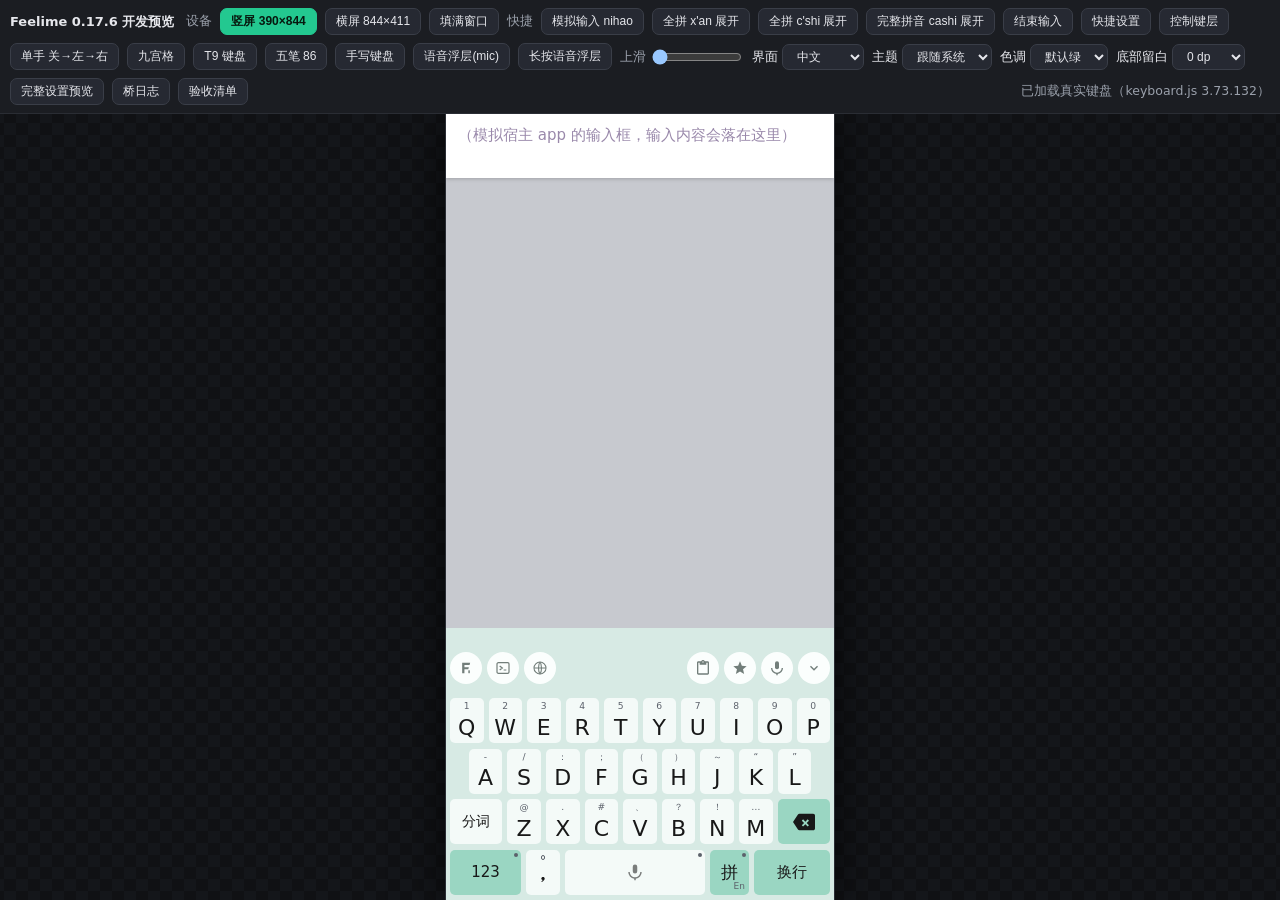
<file: tools/keyboard-preview.html>
<!doctype html>
<html lang="zh-CN">
<head>
<meta charset="utf-8">
<meta name="viewport" content="width=device-width,initial-scale=1">
<title>Feelime 键盘预览（真实键盘文件 + 空操作桥）</title>
<!--
  固化在仓库里的键盘预览工具（键盘外观变更 demo-first 流程
  的落地载体，见 AGENTS.md「键盘外观变更流程」）。

  它不复制任何键盘代码：启动时 fetch 真实的
  app/src/main/assets/keyboard/{index.html, keyboard.css, keyboard.js}，
  把 FeelimeNative 桥替换成「空操作 + 调用日志 + 假引擎」后内联加载。
  键盘的行为、外观与真机完全同源，改键盘源文件后刷新本页即可见效。

  用法：
    cd <仓库根>
    python3 -m http.server 8770
    # 浏览器打开 http://<host>:8770/tools/keyboard-preview.html
    # Chrome F12 开启设备模拟（手机模式）后可像手机一样触摸操作。

  横屏 / 键盘高度调节在真机由原生侧驱动（orientation 随 bridge hello
  下发、IME 视图高度由 FeelimeService 裁剪）；本页用「设备尺寸」按钮
  改变 iframe 视口触发同样的 resize 路径来演示。
-->
<style>
:root { color-scheme: dark; }
* { box-sizing: border-box; }
html, body { margin: 0; height: 100%; background: #101114; color: #e6e7ec;
  font-family: system-ui, "Noto Sans CJK SC", sans-serif; }
body { height: 100dvh; display: flex; flex-direction: column; overflow: hidden; }
#toolbar {
  flex: 0 0 auto;
  display: flex; flex-wrap: wrap; align-items: center; gap: 8px;
  padding: 8px 10px; background: #1b1d22; border-bottom: 1px solid #2a2d34;
  font-size: 12.5px;
}
#toolbar b { font-size: 13px; margin-right: 4px; }
#toolbar button, #toolbar select, #toolbar a {
  border: 1px solid #3a3e48; border-radius: 7px; background: #262932;
  color: #e6e7ec; font-size: 12px; padding: 4px 10px; cursor: pointer; text-decoration: none;
}
#toolbar button.active { background: #23c890; border-color: #23c890; color: #07180e; font-weight: 600; }
#toolbar .dim { color: #9aa0ab; }
#stageWrap { position: relative; flex: 1 1 0; min-height: 0; overflow: hidden; display: flex;
  justify-content: center; background:
  repeating-conic-gradient(#14161a 0% 25%, #101114 0% 50%) 50% / 24px 24px; }
#stage { position: relative; background: #000; overflow: hidden;
  border-left: 1px solid #2a2d34; border-right: 1px solid #2a2d34;
  box-shadow: 0 0 40px #000c; }
#kb-frame { position: absolute; inset: 0; width: 100%; height: 100%; border: 0; }
#logDrawer {
  position: fixed; right: 10px; top: 55px; width: 330px; max-height: 70vh;
  overflow-y: auto; background: #16181dd9; border: 1px solid #2a2d34;
  border-radius: 10px; padding: 8px 10px; font-size: 11.5px; z-index: 50;
  backdrop-filter: blur(4px); display: none;
}
#logDrawer.open { display: block; }
#logDrawer h4 { margin: 0 0 6px; font-size: 12px; color: #9aa0ab; }
#logDrawer .entry { padding: 2px 0; border-bottom: 1px dashed #24262c; word-break: break-all; }
#logDrawer .entry b { color: #23c890; }
#logDrawer .dim { color: #7c8290; }
/* ---- 验收清单：勾选/描述/生成汇总 ---- */
#checkDrawer {
  position: fixed; left: 10px; top: 55px; width: min(420px, calc(100vw - 20px));
  max-height: 80vh; overflow-y: auto; background: #16181deF; border: 1px solid #2a2d34;
  border-radius: 10px; padding: 10px 12px; font-size: 12.5px; z-index: 60;
  backdrop-filter: blur(4px); display: none;
}
#checkDrawer.open { display: block; }
#checkDrawer h4 { margin: 0 0 8px; font-size: 12.5px; }
#checkDrawer .dim { color: #9aa0ab; font-weight: 400; }
.check-item { display: flex; align-items: flex-start; gap: 8px; padding: 3px 0; }
.check-item button {
  flex: none; width: 30px; height: 26px; border: 1px solid #3a3e48; border-radius: 6px;
  background: #262932; color: #9aa0ab; font-size: 13px; cursor: pointer;
}
.check-item button.ok { background: #23c890; border-color: #23c890; color: #07180e; font-weight: 700; }
.check-item button.bad { background: #7a2430; border-color: #ff6b6b; color: #ffd8dc; font-weight: 700; }
.check-item input {
  flex: 1; min-width: 0; border: 1px solid #3a3e48; border-radius: 6px; background: #101114;
  color: #e6e7ec; font-size: 12.5px; padding: 5px 8px; display: none;
}
.check-item.bad input { display: block; }
.check-item span.label { flex: 1; padding-top: 4px; }
#checkGen, #checkCopy {
  margin-top: 8px; border: 0; border-radius: 7px; background: #23c890; color: #07180e;
  font-size: 13px; font-weight: 600; padding: 9px 16px; cursor: pointer;
}
#checkCopy { background: #262932; color: #e6e7ec; }
#checkOut { margin-top: 8px; }
#checkText {
  width: 100%; box-sizing: border-box; background: #101114; color: #e6e7ec;
  border: 1px solid #3a3e48; border-radius: 7px; font-size: 12px; padding: 8px;
}
</style>
</head>
<body>
<div id="toolbar">
  <b>Feelime 0.17.6 开发预览</b>
  <span class="dim">设备</span>
  <button id="modePortrait" class="active">竖屏 390×844</button>
  <button id="modeLandscape">横屏 844×411</button>
  <button id="modeFill">填满窗口</button>
  <span class="dim">快捷</span>
  <button id="actCompose">模拟输入 nihao</button>
  <button id="actPartialPinyin">全拼 x'an 展开</button>
  <button id="actCshi">全拼 c'shi 展开</button>
  <button id="actCashi">完整拼音 cashi 展开</button>
  <button id="actClear">结束输入</button>
  <button id="actSettings">快捷设置</button>
  <button id="actCtrl">控制键层</button>
  <button id="actOneHand">单手 关→左→右</button>
  <button id="actNumpad">九宫格</button>
  <button id="actT9">T9 键盘</button>
  <button id="actWubi">五笔 86</button>
  <button id="actHandwriting">手写键盘</button>
  <button id="actVoiceOverlay">语音浮层(mic)</button>
  <button id="actVoiceHold">长按语音浮层</button>
  <label class="dim">上滑 <input type="range" id="voiceSlideRange" min="0" max="100" value="0" style="vertical-align:middle;width:90px"></label>
  <label>界面 <select id="previewLocale"><option value="zh">中文</option><option value="en">English</option></select></label>
  <label>主题 <select id="previewTheme"><option value="auto">跟随系统</option><option value="light">浅色</option><option value="dark">深色</option></select></label>
  <label>色调 <select id="previewPreset"><option value="classic">默认绿</option><option value="ocean">海蓝</option><option value="violet">紫罗兰</option><option value="amber">蜜橙</option><option value="sakura">樱粉</option><option value="teal">青碧</option></select></label>
  <label>底部留白 <select id="previewBottomPad"><option value="0">0 dp</option><option value="12">12 dp</option><option value="24">24 dp</option><option value="36">36 dp</option><option value="48">48 dp</option></select></label>
  <a href="settings-preview.html">完整设置预览</a>
  <button id="actLog">桥日志</button>
  <button id="actCheck">验收清单</button>
  <span class="dim" id="prefetch" style="margin-left:auto">加载键盘源文件…</span>
</div>
<div id="stageWrap"><div id="stage"><iframe id="kb-frame"></iframe></div></div>
<div id="logDrawer"><h4>FeelimeNative 调用日志（空操作）</h4><div id="logBody"></div></div>
<div id="checkDrawer">
  <h4>验收清单 <span class="dim">（没问题打 ✓；有问题打 ✗ 并写一句描述）</span></h4>
  <div id="checkList"></div>
  <div id="checkOut" hidden>
    <textarea id="checkText" rows="8" readonly></textarea>
    <button id="checkCopy">复制结果</button>
  </div>
  <button id="checkGen">生成验收结果</button>
</div>

<script>
'use strict';
// 每次打开都换 fetch 时间戳：手机浏览器对键盘文件的强缓存不再生效。
document.documentElement.dataset.deployStamp = String(Date.now());
const MODES = {
    portrait: { w: 390, h: 844 },
    // A real landscape short edge is ~411css (1080物理/2.625); 390
    // starved the keyboard below its content floor (206 < 195+11) and the
    // height thumb read as "below minimum" - a preview-only artifact.
    landscape: { w: 844, h: 411 },
};
const frame = document.getElementById('kb-frame');
const previewSafeBottom = Math.max(0, Math.min(96,
    Number(new URLSearchParams(location.search).get('safeBottom')) || 0));
const stage = document.getElementById('stage');
const logBody = document.getElementById('logBody');
const entries = [];
let keyboardMode = 'pinyin'; // 假引擎当前键盘（桥 hello 下发）
// 快捷设置方块的回读状态（真机由原生偏好下发；setQuickPref 在这里
// 模拟落盘并重推 hello，方块状态即可回读）。
let previewPrefs = { associationOn: true, keySound: false, keyHaptic: false,
    candidateFont: 0, holdMs: 350, popupSnap: 1, dpScheme: 'ziranma',
    oneHand: 0, sideContent: 0, uiLanguage: 'zh' };

function log(method, detail) {
    const div = document.createElement('div');
    div.className = 'entry';
    div.innerHTML = '<b>' + method + '</b> ' + (detail || '');
    logBody.prepend(div);
    entries.push(div);
    while (entries.length > 120) entries.shift().remove();
}

const esc = v => String(v).replace(/&/g, '&amp;').replace(/</g, '&lt;');

/* ---- 假引擎：让候选条 / composing 工具栏可以在页面上走通 ---- */
const FAKE_CANDS = {
    nihao: ['你好', '你号', '拟好', '妮号', '你豪', '泥嚎'],
    ni: ['你', '妮', '拟', '逆', '腻'],
    nih: ['你哈', '拟化'],
    niha: ['你哈'],
    hao: ['好', '号', '耗'],
    a: ['啊', '阿'],
    zh: ['这', '着'],
    'z': ['在', '再'],
};
let rawInput = '';
let revision = 0;
let deletedHead = null; // 删除自造词后的假引擎状态


function pushEngineState(raw, composing) {
    revision += 1;
    if (raw !== rawInput) deletedHead = null;
    let candidates = composing
        ? fakeCandidates(raw).map((text, i) => ({
            id: 'c' + revision + '-' + i,
            text,
            ...(keyboardMode === 'wubi-86' && WUBI_COMMENTS[text]
                ? { comment: WUBI_COMMENTS[text] } : {}),
        }))
        : [];
    if (deletedHead) candidates = candidates.filter(c => c.text !== deletedHead);
    frame.contentWindow.Feelime.onEngineState({
        phase: 'READY',
        revision,
        mode: keyboardMode,
        composing: composing ? (raw || ' ') : '',
        rawInput: raw,
        candidates,
        hasNextPage: false,
    });
    hostRender(composing ? raw : '');
}

/** 键盘视图高度变化后让 keyboard.js 重算行高（view resize 不触发 window
 * resize，手动踢一下）。 */
function pushEngineRefresh() {
    const win = frame.contentWindow;
    if (win && typeof win.dispatchEvent === 'function') {
        win.dispatchEvent(new win.Event('resize'));
    }
}

/* ---- 假引擎（双拼 / 法语）：自然码键位 → 全拼后查表；法语给音标词 ---- */
const DOUBLE_INITIALS = { v: 'zh', i: 'ch', u: 'sh' };
const DOUBLE_FINALS = {
    q: ['iu'], w: ['ua', 'ia'], e: ['e'], r: ['uan', 'er'], t: ['ue', 've'],
    y: ['ing', 'uai'], u: ['u'], i: ['i'], o: ['o', 'uo'], p: ['un'],
    a: ['a'], s: ['ong', 'iong'], d: ['iang', 'uang'], f: ['en'], g: ['eng'],
    h: ['ang'], j: ['an'], k: ['ao'], l: ['ai'],
    z: ['ei'], x: ['ie'], c: ['iao'], v: ['ui', 'ü'], b: ['ou'], n: ['in'], m: ['ian'],
};
const PINYIN_WORDS = {
    zhang: ['张', '章', '涨'], chang: ['长', '常', '唱'], shang: ['上', '商', '伤'],
    zhou: ['周', '州', '粥'], chou: ['抽', '仇'], shou: ['手', '收', '首'],
    xian: ['先', '西安', '县'], wang: ['王', '往', '网'], zhai: ['宅', '摘'],
    chuan: ['船', '传'], shuo: ['说', '硕'], dui: ['对', '队'],
};
const FRENCH_WORDS = ['café', 'très', 'après', 'français', 'être', 'père', 'déjà', 'où'];
const WUBI_CANDS = {
    w: ['人', '八'], ww: ['从'], www: ['众'],
    wwww: ['人', '众人', '人人', '偷偷', '合作伙伴'],
    wqvb: ['你好', '您好'], ggtt: ['五笔'], kwsg: ['只配'],
    nihao: ['你好', '拟好', '你', '尼', '逆'],
    hao: ['虚', '虚数', '虚火', '好', '号'],
};
const WUBI_COMMENTS = {
    人: 'w', 八: 'w', 从: 'ww', 众: 'www',
    你好: 'wqvb', 您好: 'wqvb', 五笔: 'ggtt',
    只配: 'kwsg', 你: 'wq wqi wqiy',
    尼: 'nx nxv', 逆: 'ubt ubtp',
    虚: 'hao haog', 虚数: 'haov', 虚火: 'haoo',
    好: 'vbg', 号: 'kgnb',
};

function doublePinyinToPinyin(raw) {
    // 零声母（a/e/o 开头）直接按全拼处理。
    const keys = raw.replace(/'/g, '').replace(/ /g, '');
    const out = [];
    for (let i = 0; i < keys.length; i += 2) {
        const s = keys[i];
        const f = keys[i + 1] || '';
        if (['a', 'e', 'o'].includes(s)) { out.push(s + f); continue; }
        const initial = DOUBLE_INITIALS[s] || s;
        const finals = DOUBLE_FINALS[f];
        if (!finals) return [keys];
        out.push(...finals.map(fin => initial + fin));
    }
    return [...new Set(out)];
}

function fakeCandidates(raw) {
    // Preview data only: production candidates always come from Rime.
    const partial = { "x'an": ['西安', '相安', '心安'], "xi'an": ['西安'],
        "xiang'an": ['相安', '相安无事'], "xin'an": ['心安', '新安'],
        "c'shi": ['测试', '城市', '擦拭'], "ca'shi": ['擦拭', '擦试'],
        "cai'shi": ['才是', '菜市', '采石'], cashi: ['擦拭', '擦试'] };
    if (keyboardMode === 'pinyin' && partial[raw]) return partial[raw].slice();
    const key = raw.replace(/ /g, '').replace(/'/g, '');
    if (keyboardMode === 'wubi-86') return WUBI_CANDS[key] ? WUBI_CANDS[key].slice() : [];
    const table = FAKE_CANDS[key];
    if (table) return table.slice();
    if (keyboardMode === 'double-pinyin') {
        const all = [];
        doublePinyinToPinyin(raw).forEach(py => {
            if (PINYIN_WORDS[py]) all.push(...PINYIN_WORDS[py]);
            else if (FAKE_CANDS[py]) all.push(...FAKE_CANDS[py]);
        });
        if (all.length) return [...new Set(all)];
        return [key + '（双拼占位）'];
    }
    if (keyboardMode === 'french') {
        const hits = FRENCH_WORDS.filter(w => w.normalize('NFD').startsWith(key.normalize('NFD').slice(0, 2)));
        return hits.length ? hits : [key + '…'];
    }
    if (keyboardMode === 'japanese') return ['こんにちは', 'コンニチハ', key + '（占位）'];
    if (!raw) return [];
    return [raw + '（占位）', raw + '2', raw + '3'];
}

/* ---- 宿主编辑器：展示输入效果（预览专用） ---- */
let hostCommitted = '';
let voiceLevelTimer = 0;
let voicePartial = '';
let voiceSegments = 0;
/* 面板演示数据（预览工具专用）：剪贴板/常用语在内存里维护，桥调用
 * 后像真机原生一样异步回推 onClipboard/onFavorites，否则面板永远空白。 */
let panelClip = [
    { id: 'c1', text: 'meeting 3pm, room 402', time: Date.now() - 600e3 },
    { id: 'c2', text: '这个需求周五前要上线', time: Date.now() - 3600e3 },
    { id: 'c3', text: 'https://example.com/pr/123', time: Date.now() - 86400e3 },
];
let favSeq = 3;
let panelFav = [
    { id: 'f1', text: '麻烦确认一下，谢谢', code: '', time: Date.now() - 86400e3 },
    { id: 'f2', text: '稍等，我看下', code: 'sd', time: Date.now() - 86400e3 * 2 },
    { id: 'f3', text: '收到', code: '', time: Date.now() - 86400e3 * 3 },
];
function pushPanelData(callback, payload) {
    const win = frame.contentWindow;
    if (!win || !win.Feelime || !win.Feelime[callback]) return;
    setTimeout(() => win.Feelime[callback](payload), 120);
}
function hostRender(raw) {
    const el = frame.contentDocument && frame.contentDocument.getElementById('hostEditor');
    if (!el) return;
    el.innerHTML =
        '<span class="host-done">' + esc(hostCommitted).replace(/\n/g, '<br>') + '</span>' +
        '<span class="host-caret"></span>' +
        '<span class="host-raw">' + esc(raw || '') + '</span>';
    el.scrollTop = el.scrollHeight;
}
function hostCommit(text) { hostCommitted += text; hostRender(rawInput); }
function hostBackspace() {
    if (rawInput) return;
    hostCommitted = hostCommitted.replace(/[\s\S]$/u, '');
    hostRender('');
}

/* ---- 空操作桥：记录每一次调用，输入键喂给假引擎 ---- */
function makeBridge() {
    const bridgeTable = {
        keyboardReady(version, minApi, caps) {
            log('keyboardReady', `键盘 ${esc(version)}，能力 <code>${esc(caps)}</code>`);
        },
        requestState() {
            setTimeout(pushHello, 0);
        },
        key(char) {
            const viaEngine = ['pinyin', 'double-pinyin', 'wubi-86'].includes(keyboardMode);
            log('key', esc(char) + (viaEngine ? ' <span class="dim">→ 引擎</span>' : ''));
            if (viaEngine && /[a-z']/.test(char)) {
                rawInput += char;
                pushEngineState(rawInput, true);
            } else if (!viaEngine) {
                // 英文/法/日直通模式：引擎直接上屏（模拟原生行为）。
                hostCommit(char);
            }
        },
        setComposition(keys) {
            log('setComposition', esc(keys));
            // Match native Reset + per-key engine echoes. A final-only fake
            // hid the disappearing spelling column during repeated choices.
            rawInput = '';
            pushEngineState('', false);
            for (const key of keys) {
                rawInput += key;
                pushEngineState(rawInput, true);
            }
        },
        space() {
            log('space', '<span class="dim">空格上屏</span>');
            hostCommit(rawInput ? '' : ' ');
            rawInput = '';
            pushEngineState('', false);
        },
        backspace() {
            log('backspace', '');
            if (!rawInput) hostBackspace();
            rawInput = rawInput.slice(0, -1);
            pushEngineState(rawInput, rawInput.length > 0);
        },
        enter() {
            log('enter', '');
            hostCommitted += '\n';
            rawInput = '';
            pushEngineState('', false);
        },
        moveCursor(delta) { log('moveCursor', (delta > 0 ? '+' : '') + delta); },
        setKeyboardHeight(cssPx) {
            log('setKeyboardHeight', cssPx + 'css px <span class="dim">→ 视图整体变高/变矮</span>');
            const kb = frame.contentDocument && frame.contentDocument.getElementById('softKeyboard');
            const landscape = frame.clientWidth > frame.clientHeight;
            const defaultHeight = Math.min(272, Math.round(frame.clientHeight * (landscape ? 0.5 : 0.45)));
            if (kb) kb.style.height = ((Number(cssPx) || defaultHeight) + previewSafeBottom) + 'px';
            setTimeout(pushEngineRefresh, 0);
        },
        keyEvent(keyCode, metaState) {
            const names = { 111: 'Esc', 61: 'Tab', 122: 'Home', 123: 'End',
                92: 'PgUp', 93: 'PgDn', 19: '↑', 20: '↓', 21: '←', 22: '→',
                112: 'Del', 56: '.', 131: 'F4' };
            const name = /^[A-Z]$/.test(String.fromCharCode(65 + keyCode - 29))
                ? String.fromCharCode(65 + keyCode - 29) : (names[keyCode] || '#' + keyCode);
            const mods = [
                (metaState & 0x1000) && 'Ctrl',
                (metaState & 2) && 'Alt',
                (metaState & 1) && 'Shift',
                (metaState & 0x10000) && 'Meta',
            ].filter(Boolean).join('+');
            log('keyEvent', `<b>${mods ? mods + '+' : ''}${name}</b> <span class="dim">→ 宿主编辑器</span>`);
        },
        chooseCandidate(rev, id) {
            log('chooseCandidate', `rev=${rev} id=${esc(id)}`);
            const cands = fakeCandidates(rawInput);
            hostCommit(cands[0] || '');
            rawInput = '';
            pushEngineState('', false);
        },
        deleteHighlightedCandidate() {
            // 模拟 librime 删自造词 —— 假引擎里首个候选必删成功。
            log('deleteHighlightedCandidate', '<span class="dim">→ 候选池重建</span>');
            const head = fakeCandidates(rawInput)[0];
            if (head) deletedHead = head;
            pushEngineState(rawInput, true);
        },
        deleteCandidate(rev, id) {
            // 任意候选删除（假引擎按 id 定位）。
            log('deleteCandidate', `rev=${rev} id=${esc(id)} <span class="dim">→ 候选池重建</span>`);
            const cands = fakeCandidates(rawInput);
            const hit = cands.find((t, i) => 'c' + revision + '-' + i === id);
            if (hit) deletedHead = hit;
            pushEngineState(rawInput, true);
        },
        pageNext(rev) { log('pageNext', 'rev=' + rev); },
        pagePrevious(rev) { log('pagePrevious', 'rev=' + rev); },
        // 手写识别（issue #28）：延时回固定候选，演示书写→候选条→点选
        // 上屏全链路（真机由 PP-OCRv5 引擎回推）。
        recognizeInk(reqId, payload, token) {
            let strokes = 0;
            try { strokes = (JSON.parse(payload).strokes || []).length; } catch (_) {}
            log('recognizeInk', `req=${reqId} strokes=${strokes} <span class="dim">→ 模拟识别</span>`);
            const win = frame.contentWindow;
            setTimeout(() => {
                if (!win || !win.Feelime) return;
                win.Feelime.onInkCandidates({
                    reqId,
                    candidates: [
                        { text: '感', score: 0.62 }, { text: '憾', score: 0.14 },
                        { text: '城', score: 0.09 }, { text: '成', score: 0.06 },
                        { text: '诚', score: 0.04 }, { text: '盛', score: 0.03 },
                        { text: '晟', score: 0.012 }, { text: '咸', score: 0.008 },
                    ],
                    error: null,
                });
            }, 300);
        },
        selectMode(mode) {
            log('selectMode', esc(mode) + ' <span class="dim">→ 重推 hello（真机原生行为）</span>');
            keyboardMode = mode;
            rawInput = '';
            pushEngineState('', false);
            // 真机上 selectMode 后原生会重新 pushBridgeHello 驱动重渲染。
            setTimeout(pushHello, 0);
        },
        startVoice() {
            log('startVoice', '<span class="dim">→ 模拟录音浮层</span>');
            voiceLevelTimer = setInterval(() => {
                const win = frame.contentWindow;
                if (!win || !win.Feelime) return;
                win.Feelime.onNativeState({
                    state: 'listening',
                    level: 0.25 + Math.abs(Math.sin(Date.now() / 300)) * 0.7,
                    partial: voicePartial,
                });
                // 每 ~2.5s 假装识别出一段。
                if (Math.random() < 0.25) {
                    voicePartial = '模拟识别' + (voiceSegments += 1);
                    win.Feelime.onNativeState({ state: 'listening', level: 0.5, partial: voicePartial });
                }
            }, 300);
            const win = frame.contentWindow;
            win && win.Feelime && win.Feelime.onNativeState({ state: 'loading', level: 0 });
            setTimeout(() => {
                const w = frame.contentWindow;
                w && w.Feelime && w.Feelime.onNativeState({ state: 'listening', level: 0.4, partial: voicePartial });
            }, 400);
        },
        stopVoice() {
            log('stopVoice', '');
            if (voiceLevelTimer) { clearInterval(voiceLevelTimer); voiceLevelTimer = 0; }
            const win = frame.contentWindow;
            if (!win || !win.Feelime) return;
            win.Feelime.onNativeState({ state: 'idle', level: 0 });
            if (voicePartial) {
                hostCommit(voicePartial);
                voicePartial = '';
                voiceSegments = 0;
                hostRender(rawInput);
            }
        },
        cancelVoice() {
            log('cancelVoice', '<span class="dim">→ 丢弃本次识别</span>');
            if (voiceLevelTimer) { clearInterval(voiceLevelTimer); voiceLevelTimer = 0; }
            voicePartial = '';
            voiceSegments = 0;
            const win = frame.contentWindow;
            if (win && win.Feelime) win.Feelime.onNativeState({ state: 'idle', level: 0, partial: '' });
            hostRender(rawInput);
        },
        switchInputMethod() { log('switchInputMethod', '<span class="dim">→ 系统 IME picker</span>'); },
        hideKeyboard() { log('hideKeyboard', ''); },
        openSetup() { log('openSetup', ''); },
        setQuickPref(key, value) {
            log('setQuickPref', `${esc(String(key))}=${esc(String(value))} <span class="dim">→ 重推 hello</span>`);
            if (key === 'uiLocale') {
                // 原生 UiLanguage 落盘：hello 带回选择值 + 解析后的 locale。
                previewPrefs.uiLanguage = value;
                document.getElementById('previewLocale').value = value === 'auto' ? 'zh' : value;
                setTimeout(pushHello, 0);
                return;
            }
            const map = { association: 'associationOn', keySound: 'keySound',
                keyHaptic: 'keyHaptic', candidateFont: 'candidateFont',
                oneHand: 'oneHand', sideContent: 'sideContent',
                holdMs: 'holdMs', popupSnap: 'popupSnap', dpScheme: 'dpScheme' };
            const slot = map[key];
            if (!slot) return;
            previewPrefs[slot] = value === '1' || value === '0'
                ? value === '1'
                : (Number.isNaN(Number(value)) ? value : Number(value));
            setTimeout(pushHello, 0);
        },
        reloadKeyboard() { log('reloadKeyboard', ''); },
        commitText(text) {
            log('commitText', esc(text));
            hostCommit(text);
        },
        panelFlush(session) { frame.contentWindow.Feelime.onPanelFlushed({session}); },
        panelSelection(start, end, session) { log('panelSelection', `${start}, ${end}, ${session}`); },
        panelInput(active) { log('panelInput', String(active)); },
        getClipboard() {
            log('getClipboard', '<span class="dim">→ 回推演示数据</span>');
            pushPanelData('onClipboard', { items: panelClip });
        },
        clearClipboard() {
            log('clearClipboard', '');
            panelClip = [];
            pushPanelData('onClipboard', { items: [] });
        },
        removeClipboard(id) {
            log('removeClipboard', esc(id));
            panelClip = panelClip.filter(i => i.id !== String(id));
            pushPanelData('onClipboard', { items: panelClip });
        },
        getFavorites() {
            log('getFavorites', '<span class="dim">→ 回推演示数据</span>');
            pushPanelData('onFavorites', { items: panelFav });
        },
        favoritesAdd(text, code) {
            log('favoritesAdd', esc(text) + ' ' + esc(code || ''));
            panelFav.unshift({ id: 'f' + (++favSeq), text: String(text),
                code: String(code || ''), time: Date.now() });
            pushPanelData('onFavorites', { items: panelFav });
        },
        favoritesUpdate(id, text, code) {
            log('favoritesUpdate', esc(id) + ' ' + esc(text) + ' ' + esc(code || ''));
            const hit = panelFav.find(i => i.id === String(id));
            if (hit) { hit.text = String(text); hit.code = String(code || ''); }
            pushPanelData('onFavorites', { items: panelFav });
        },
        favoritesRemove(id) {
            log('favoritesRemove', esc(id));
            panelFav = panelFav.filter(i => i.id !== String(id));
            pushPanelData('onFavorites', { items: panelFav });
        },
        favoritesMove(id, to) {
            log('favoritesMove', esc(id) + ' → ' + esc(to));
            const from = panelFav.findIndex(i => i.id === String(id));
            if (from >= 0) {
                const [row] = panelFav.splice(from, 1);
                panelFav.splice(Number(to) || 0, 0, row);
            }
            pushPanelData('onFavorites', { items: panelFav });
        },
    };
    // 未实现的方法一律记录（避免静默丢调用）。
    return new Proxy(bridgeTable, {
        get(target, prop) {
            if (prop in target) return target[prop];
            return (...args) => log(String(prop), esc(args.join(', ')));
        },
    });
}

function pushHello() {
    const win = frame.contentWindow;
    if (!win || !win.Feelime) return;
    const landscape = frame.clientWidth > frame.clientHeight;
    // The keyboard requires favorites-v2 (exact arg order) - a stale v1
    // here made onBridgeHello bail and EVERYTHING hello
    // carries (ready gate, floatBand, heightCeil) silently fell back.
    const caps = ['candidate-revision-v1', 'clipboard-v1', 'commit-text-v1',
        'compose-control-v1', 'unicode-compose-v1', 'cursor-repeat-v1', 'cursor-delta-v1', 'panel-compose-v1', 'favorites-v2', 'ime-control-v1',
        'key-event-v1', 'keyboard-height-reset-v1', 'keyboard-update-status-v1', 'text-input-v1', 'voice-session-v1', 'voice-cancel-v1'];
    win.Feelime.onBridgeHello({
        nativeApiVersion: 1,
        capabilities: caps,
        uiLocale: document.getElementById('previewLocale').value,
        theme: document.getElementById('previewTheme').value !== 'auto'
            ? document.getElementById('previewTheme').value
            : window.matchMedia && window.matchMedia('(prefers-color-scheme: light)').matches
            ? 'light' : 'dark',
        themePreset: document.getElementById('previewPreset').value,
        orientation: landscape ? 'landscape' : 'portrait',
        // 手势条避让（真机由原生下发 px；预览默认 0）。
        safeBottom: previewSafeBottom,
        // 键盘手感/留白（真机由 hello 下发；预览用上面的控件演示）。
        bottomPad: Number(document.getElementById('previewBottomPad').value) || 0,
        // Match native floatBandPx: landscape 30%, portrait 40%, capped at 200dp.
        floatBand: Math.min(200, Math.floor(frame.clientHeight * (landscape ? 0.3 : 0.4))),
        // Height-card drag range, same semantics as the native clamp
        // (portrait 45% of the frame height / landscape half) so the preview
        // thumb starts where the device's would.
        heightDefault: Math.min(272, Math.round(frame.clientHeight * (landscape ? 0.5 : 0.45))),
        heightFloor: landscape ? 170 : 210,
        heightCeil: Math.round(frame.clientHeight * (landscape ? 0.5 : 0.45)),
        pageGenerationToken: 'tok-1',
        mode: keyboardMode,
        engineDataReady: { pinyin: true, 'double-pinyin': true, japanese: true,
            french: true, russian: true, t9: true, stroke: true, 'wubi-86': true,
            handwriting: true },
        // 键盘侧偏好（真机由原生 hello 下发；值同 previewPrefs）。
        uiLanguage: previewPrefs.uiLanguage,
        associationOn: previewPrefs.associationOn,
        keySound: previewPrefs.keySound,
        keyHaptic: previewPrefs.keyHaptic,
        candidateFont: previewPrefs.candidateFont,
        oneHand: previewPrefs.oneHand,
        sideContent: previewPrefs.sideContent,
        holdMs: previewPrefs.holdMs,
        popupSnap: previewPrefs.popupSnap,
        dpScheme: previewPrefs.dpScheme,
    });
}

/* ---- 组装 iframe 文档：真实 index.html + 内联 CSS/JS + 注入桥 ---- */
async function fetchFirst(file) {
    // 仓库内 http server 与 nginx share 部署两种布局都支持。
    // cache-bust：手机浏览器会强缓存键盘文件，不带时间戳会一直跑旧版。
    const bust = '?t=' + document.documentElement.dataset.deployStamp;
    for (const root of ['../app/src/main/assets/keyboard/', 'kb-preview-src/']) {
        const r = await fetch(root + file + bust, { cache: 'no-store' });
        if (r.ok) return await r.text();
    }
    throw new Error('找不到 ' + file + '（需从仓库根起 http server，或部署 kb-preview-src/ 目录）');
}

async function build() {
    const [html, css, js] = await Promise.all([
        fetchFirst('index.html'),
        fetchFirst('keyboard.css'),
        fetchFirst('keyboard.js'),
    ]);
    const inject = `<script>window.FeelimeNative = window.parent.__FeelimePreviewBridge;<\/script>`;
    // Replacement MUST be a function: keyboard.js contains "$'" (currency
    // glyphs), and String.replace would expand $-sequences in a string
    // replacement, corrupting the inlined script.
    const patched = html
        // index.html 已把资产引用版本化（?v=__KB_VERSION__），字面量
        // 匹配会静默漏内联——iframe 反而去拉相对路径的 tools/keyboard.js
        // 404，键盘整页不初始化（无 Feelime、无样式）。按标签形状匹配
        // 并吞掉查询串。
        .replace(/<link rel="stylesheet" href="keyboard\.css(?:\?[^"]*)?">/,
            () => `<style>${css}</style>`)
        // The escaped <\/script> in the LITERAL below matters: a plain
        // closing tag inside a string would terminate THIS page's script
        // block at HTML parse time (self-inflicted).
        .replace(/<script src="keyboard\.js(?:\?[^"]*)?"><\/script>/,
            () => `${inject}<script>${js}<\/script>`)
        .replace('</head>', () => `<style>
/* preview shell: 模拟原生侧的 IME 视图 —— 键盘贴底、上方是「宿主编辑器」；
   视图总高与 FeelimeService.FixedHeightInputView 同语义（默认 272dp、
   横屏 ≤ 屏高 1/2），拖动调节后由桥 setKeyboardHeight 改写。 */
html, body { background: #c7c9cf; }
#hostEditor {
    position: absolute; left: 0; right: 0; top: 0;
    min-height: 64px; max-height: 45%;
    overflow-y: auto; box-sizing: border-box;
    padding: 10px 12px 14px;
    background: #ffffff; color: #222;
    font: 15px/1.5 system-ui, sans-serif;
    box-shadow: 0 1px 4px #0003;
    word-break: break-all;
}
.host-raw { color: #23c890; text-decoration: underline; }
.host-caret { display: inline-block; width: 2px; height: 1.1em;
    background: #333; vertical-align: text-bottom; margin: 0 1px; }
#softKeyboard { position: absolute; left: 0; right: 0; bottom: 0; }
</style></head>`);
    if (patched === html) throw new Error('index.html 结构变化：内联替换未命中');
    frame.srcdoc = patched;
    frame.addEventListener('load', () => {
        // 宿主编辑器 DOM 注入（body 顶部）。
        const doc = frame.contentDocument;
        if (doc && doc.body && !doc.getElementById('hostEditor')) {
            const host = doc.createElement('div');
            host.id = 'hostEditor';
            host.innerHTML = '<span style="color:#98a">（模拟宿主 app 的输入框，输入内容会落在这里）</span>';
            doc.body.insertBefore(host, doc.body.firstChild);
        }
        applyDefaultKbHeight();
        // 视图高度刚被 JS 改写（native 侧是首次 layout 就绪），行高必须
        // 按最终高度重算一遍。
        setTimeout(pushEngineRefresh, 30);
        pushHello();
        // 版本号从 VERSION 文件读（body 正则会抓到无关的 3.x.x，误导过）。
        // 与 fetchFirst 相同的双布局回退：仓库 http server 或部署目录。
        const prefetch = document.getElementById('prefetch');
        (async () => {
            for (const root of ['../app/src/main/assets/keyboard/', 'kb-preview-src/']) {
                const r = await fetch(root + 'VERSION?v=' + Date.now(), { cache: 'no-store' });
                if (r.ok) {
                    prefetch.textContent = '已加载真实键盘（keyboard.js ' + (await r.text()).trim() + '）';
                    return;
                }
            }
            prefetch.textContent = '已加载真实键盘（kb-preview-src）';
        })();
    });
}

/* ---- 工具条 ---- */
/** 与 FixedHeightInputView 同语义的默认视图高度；拖动调节后由桥改写。 */
function applyDefaultKbHeight() {
    const doc = frame.contentDocument;
    const kb = doc && doc.getElementById('softKeyboard');
    if (!kb) return;
    // landscape allows half the screen (was a third).
    const cap = Math.floor(frame.clientHeight / 2);
    kb.style.height = (Math.min(272, cap) + previewSafeBottom) + 'px';
}

let previewMode = 'portrait';
function fitStage() {
    const size = MODES[previewMode];
    stage.style.width = size ? Math.min(size.w, stage.parentElement.clientWidth) + 'px' : '100%';
    stage.style.height = size ? Math.min(size.h, stage.parentElement.clientHeight) + 'px' : '100%';
}

function setMode(name) {
    previewMode = name;
    ['modePortrait', 'modeLandscape', 'modeFill'].forEach(id =>
        document.getElementById(id).classList.toggle('active', id === 'mode' + name[0].toUpperCase() + name.slice(1)));
    fitStage();
    // 视口变了：默认高度（竖 ≤45%、横 ≤1/2）重算，已拖动过的高度保持。
    setTimeout(applyDefaultKbHeight, 0);
    setTimeout(pushEngineRefresh, 30);
    // 真机旋转走 onConfigurationChanged → pushBridgeHello（orientation/
    // floatBand/heightCeil 都随之换值）；预览页同步这个语义。
    setTimeout(pushHello, 60);
}
document.getElementById('previewLocale').onchange = pushHello;
document.getElementById('previewTheme').onchange = pushHello;
    document.getElementById('previewPreset').onchange = pushHello;
document.getElementById('previewBottomPad').onchange = pushHello;
document.getElementById('modePortrait').onclick = () => setMode('portrait');
document.getElementById('modeLandscape').onclick = () => setMode('landscape');
document.getElementById('modeFill').onclick = () => setMode('fill');
document.getElementById('actLog').onclick = () =>
    document.getElementById('logDrawer').classList.toggle('open');
document.getElementById('actCompose').onclick = () => {
    rawInput = '';
    'nihao'.split('').forEach(ch => {
        rawInput += ch;
        pushEngineState(rawInput, true);
    });
};
document.getElementById('actPartialPinyin').onclick = () => {
    keyboardMode = 'pinyin';
    pushHello();
    rawInput = "x'an";
    pushEngineState(rawInput, true);
    frame.contentDocument.getElementById('composeExpand').click();
};
for (const [id, spelling] of [['actCshi', "c'shi"], ['actCashi', 'cashi']]) {
    document.getElementById(id).onclick = () => {
        keyboardMode = 'pinyin';
        pushHello();
        rawInput = spelling;
        pushEngineState(rawInput, true);
        frame.contentDocument.getElementById('composeExpand').click();
    };
}
document.getElementById('actClear').onclick = () => {
    rawInput = '';
    pushEngineState('', false);
};
document.getElementById('actSettings').onclick = () => {
    frame.contentWindow.Feelime.toggleSettingsPanel();
};
document.getElementById('actCtrl').onclick = () => {
    frame.contentWindow.Feelime.toggleControlView();
};
document.getElementById('actNumpad').onclick = () => {
    frame.contentWindow.Feelime.showNumpad();
};
document.getElementById('actT9').onclick = () => {
    keyboardMode = 't9';
    rawInput = '';
    pushEngineState('', false);
    pushHello();
};
document.getElementById('actWubi').onclick = () => {
    keyboardMode = 'wubi-86';
    pushHello();
    rawInput = 'nihao';
    pushEngineState(rawInput, true);
};
// 手写键面（issue #28）：笔迹走书写区 canvas，候选由 recognizeInk 假桥
// 延时回推。
document.getElementById('actHandwriting').onclick = () => {
    keyboardMode = 'handwriting';
    rawInput = '';
    pushEngineState('', false);
    pushHello();
};
// 单手模式（issue #15）：关→左→右循环，走键盘门面钩子。
let oneHandLevel = 0;
document.getElementById('actOneHand').onclick = () => {
    oneHandLevel = (oneHandLevel + 1) % 3;
    frame.contentWindow.Feelime.setOneHand(oneHandLevel);
    document.getElementById('actOneHand').textContent =
        '单手 ' + ['关', '左手', '右手'][oneHandLevel] + '（再点切换）';
};

// 语音浮层两种形态：mic（撤销右上角小按钮 + 说完了居中大按钮）与
// 长按空格（无按钮，松手上屏，上滑撤销——拖动滑块看进度动画）。
function driveVoiceOverlay(session) {
    const win = frame.contentWindow;
    win.Feelime.setVoiceSession(session);
    win.Feelime.onNativeState({
        state: 'listening', partial: '这是一段正在识别的听写内容',
        uiLocale: 'zh', messageCode: '', message: '', level: 0.6,
    });
}
document.getElementById('actVoiceOverlay').onclick = () => driveVoiceOverlay('mic');
document.getElementById('actVoiceHold').onclick = () => driveVoiceOverlay('space-hold');
document.getElementById('voiceSlideRange').oninput = event => {
    frame.contentWindow.Feelime.previewVoiceSlide(Number(event.target.value) / 100);
};

/* ---- 验收清单：逐项确认，问题可直接用真输入法描述 ---- */
const CHECK_ITEMS = [
    'Fn 键：控制层第一行 Fn 替代 Comb 图标；点击点亮，Q..P/K/L 变 F1..F12',
    'Fn 长按：弹出原组合九宫格（Ctrl+Alt+Del … Alt+F4）',
    '浮层不遮触发键：组合浮层/长按菜单都开在键盘上方区域，触发键全程可见',
    '再点收起：浮层开着再点触发键=只收起（Fn、Ctrl/Alt/Win、右下角切换键都是）',
    '英文 j k l 上滑：~ " \'（半角）',
    '候选上方扩展带：长按切换键的键盘菜单浮在候选区上方，一次展示全部',
    '符号定制：设置 → 定制键盘 → 粘贴 JSON → 符号层「定制」页三行可横向拖动',
    '定制长按说明：有 note 的键长按出 toast 文案',
    '横屏工具条：拼音行与候选不重叠、工具条明显加高；控制条两行键变回正常大小',
    '横屏 safe area：键盘底部不压系统手势条',
    '语音界面：红圈换成麦克风图标；横屏卡片完整可见（无顶部裁切）',
    '收起重开：切到符号层收起键盘，再弹出回到字母主界面',
    '控制键层：只占工具条、键盘主体不动；Ctrl/Alt/Win 长按出九宫格',
    '横屏：四行布局与竖屏一致、默认高度 ≤ 屏高 1/2',
    '键盘高度调节：拖上沿整体变高/变矮，键与字体同步缩放',
    '上滑/下滑：输入 alt 符号 / 大写字母',
    '双拼 / 法语：preview 为模拟引擎，真机以 librime 为准',
];
function renderChecklist() {
    const saved = JSON.parse(localStorage.getItem('feelime_preview_check') || '[]');
    const list = document.getElementById('checkList');
    list.replaceChildren();
    CHECK_ITEMS.forEach((label, i) => {
        const state = saved[i] || { v: '', note: '' };
        const row = document.createElement('div');
        row.className = 'check-item' + (state.v === 'bad' ? ' bad' : '');
        const ok = document.createElement('button');
        ok.textContent = '✓';
        ok.className = state.v === 'ok' ? 'ok' : '';
        const bad = document.createElement('button');
        bad.textContent = '✗';
        bad.className = state.v === 'bad' ? 'bad' : '';
        const label_ = document.createElement('span');
        label_.className = 'label';
        label_.textContent = (i + 1) + '. ' + label;
        const note = document.createElement('input');
        note.placeholder = '问题描述';
        note.value = state.note || '';
        const persist = () => {
            const next = JSON.parse(localStorage.getItem('feelime_preview_check') || '[]');
            next[i] = { v: state.v, note: note.value };
            localStorage.setItem('feelime_b21_check', JSON.stringify(next));
        };
        ok.onclick = () => {
            state.v = state.v === 'ok' ? '' : 'ok';
            persist(); renderChecklist();
        };
        bad.onclick = () => {
            state.v = state.v === 'bad' ? '' : 'bad';
            persist(); renderChecklist();
        };
        note.onchange = persist;
        row.append(ok, bad, label_, note);
        list.append(row);
    });
}
document.getElementById('actCheck').onclick = () => {
    renderChecklist();
    document.getElementById('checkDrawer').classList.toggle('open');
};
document.getElementById('checkGen').onclick = () => {
    const saved = JSON.parse(localStorage.getItem('feelime_preview_check') || '[]');
    const lines = ['Feelime 验收结果（keyboard ' +
        (document.getElementById('prefetch').textContent.match(/3\.[\d.]+/) || [''])[0] + '）：'];
    CHECK_ITEMS.forEach((label, i) => {
        const s = saved[i] || {};
        const mark = s.v === 'ok' ? '✓' : s.v === 'bad' ? '✗' : '－';
        lines.push(mark + ' ' + (i + 1) + '. ' + label + (s.note ? ' ｜ 问题: ' + s.note : ''));
    });
    const out = document.getElementById('checkOut');
    out.hidden = false;
    document.getElementById('checkText').value = lines.join('\n');
};
document.getElementById('checkCopy').onclick = () => {
    const text = document.getElementById('checkText');
    text.select();
    try { document.execCommand('copy'); } catch (_) {}
    if (navigator.clipboard) navigator.clipboard.writeText(text.value).catch(() => {});
};

new ResizeObserver(() => {
    fitStage();
    pushHello();
}).observe(stage.parentElement);

window.__FeelimePreviewBridge = makeBridge();
// 手机实机打开时视口小，直接铺满；桌面默认竖屏手机尺寸。
setMode(window.innerWidth < 520 ? 'fill' : 'portrait');
build();

/* ---- URL 直达状态（截图/评审入口）----
 * ?act=qs                快捷设置首页（tile 网格）
 * ?act=qs&page=2         第二页
 * ?act=t9                T9 键面
 * ?act=t9popup           T9 长按三行弹层（按住 5 键的瞬间）
 * ?act=t9track           相对跟手：手往左滑，高亮滑到数字左边的符号
 * ?act=t9cancel          虚拟光标滑出卡片：缩小变淡 + 「松手撤销」
 * ?act=wubi              五笔 86 键面（wqvb → 你好）
 * ?act=handwriting       手写键面（canvas 书写 + 模拟识别候选）
 * 可叠加 &theme=light / &locale=en。 */
(() => {
    const params = new URLSearchParams(location.search);
    const act = params.get('act');
    if (!act) return;
    const theme = params.get('theme');
    const locale = params.get('locale');
    if (theme) document.getElementById('previewTheme').value = theme;
    if (locale) document.getElementById('previewLocale').value = locale;
    if (params.get('mode') === 'landscape') setMode('landscape');
    const touch = (win, el, type, x, y) => el.dispatchEvent(new win.TouchEvent(type, {
        bubbles: true, cancelable: true,
        touches: [new win.Touch({ identifier: 1, target: el, clientX: x, clientY: y })],
        changedTouches: [new win.Touch({ identifier: 1, target: el, clientX: x, clientY: y })],
    }));
    const run = () => {
        const win = frame.contentWindow;
        if (!win || !win.Feelime) return;
        if (theme || locale) pushHello();
        if (act === 'qs') {
            win.Feelime.toggleSettingsPanel();
            const page = Number(params.get('page')) || 1;
            if (page > 1) {
                setTimeout(() => {
                    const strip = frame.contentDocument.querySelector('.qs-pages');
                    if (strip && strip.firstElementChild) {
                        strip.scrollLeft = strip.firstElementChild.offsetWidth * (page - 1);
                    }
                }, 120);
            }
        } else if (act === 't9' || act === 't9popup' || act === 't9cancel' || act === 't9track') {
            document.getElementById('actT9').click();
        } else if (act === 'wubi') {
            document.getElementById('actWubi').click();
        } else if (act === 'handwriting') {
            document.getElementById('actHandwriting').click();
        }
        if (act === 't9popup' || act === 't9cancel' || act === 't9track') {
            // 按住 5 键到长按阈值，弹层出现；（t9cancel）再滑出取消圈；
            // （t9track）手指停在键与浮层之间——高亮应已投影跟手。
            setTimeout(() => {
                const doc = frame.contentDocument;
                const key = doc.querySelector('.t9-key[data-key="5"]');
                if (!key) return;
                const rect = key.getBoundingClientRect();
                touch(win, key, 'touchstart', rect.left + rect.width / 2, rect.top + rect.height / 2);
                if (act === 't9cancel') {
                    setTimeout(() => {
                        touch(win, key, 'touchmove', 10, rect.top - 260);
                    }, 520);
                } else if (act === 't9track') {
                    // 手往左滑（手指全程在键附近）→ 高亮应滑到左符号、
                    setTimeout(() => {
                        touch(win, key, 'touchmove', rect.left - 34,
                              rect.top + rect.height / 2);
                    }, 520);
                }
            }, 400);
        }
    };
    // 键盘文档是异步 fetch 后才 srcdoc 的：固定延时在冷启动会抢在
    // Feelime 就绪前空跑一次然后 return（?act 直达假死，表现为还是
    // QWERTY）。轮询就绪位，上限 10s。
    let waited = 0;
    const waitReady = () => {
        const win = frame.contentWindow;
        if (win && win.Feelime) { run(); return; }
        if ((waited += 100) > 10000) return;
        setTimeout(waitReady, 100);
    };
    setTimeout(waitReady, 300);
})();
</script>
</body>
</html>
</file>
<file: app/src/main/assets/keyboard/keyboard.css>
/* Feelime keyboard styles.
 * Key geometry: 44px keys, 5px gaps, ~272px content height inside the IME
 * view (the budget formula lives in applyHeight, keyboard.js).
 * Colors are tokenized per docs/design/appearance.md (design §1.1).
 * Historical pixel gates (#103a24 shift-green, #07180e sel text) were
 * retired with the #31 hue slider: the surfaces now derive from --kb-hue
 * (--mod-active-bg / --accent-strong + --accent-ink); the old hexes survive
 * only as var() fallbacks. */
/* Theme tokens: dark by default, light via system scheme or manual override
 * (html.theme-light / html.theme-dark). */
:root {
    color-scheme: dark;
    /* #31 色相滑条（oh-my-term 式「一个 hue 驱动全套」）：--kb-hue 是
     * 唯一的色相源，键帽/面板/背景按低饱和各自带一点色相（中性灰时代
     * S=0，用户反馈「只换 accent 没区别」），accent 三件套饱和度高。
     * --kb-hue 的来源优先级：内联 style（自定义滑条值，inline 胜一切
     * 属性选择器）> html[data-preset]（六预置=六个固定 hue）> 默认 160
     * （经典绿，校准为与旧版硬编码观感一致）。像素门禁色（文件头注释
     * 列的两处）不参与派生。 */
    --kb-hue: 160;
    /* 饱和度缩放（黑白灰滑块，用户验收二轮 2026-09-27）：0=纯灰度
     * （黑白灰主题，明暗模式定黑白基底）、1=全彩默认。乘在各表面
     * 的设计饱和度上，层次（键帽淡/面板中/accent 浓）保持比例。 */
    --kb-sat: 1;
    /* 皮肤双组（用户验收四轮：背景/键面独立色调+饱和度）：
     * --bg-hue/--bg-sat 驱动背景/面板/线条/卡片；--key-hue/--key-sat
     * 驱动键帽/特殊键/accent。默认键面组继承背景组（未自定义键面时
     * 与旧单源行为一致），JS 只在用户自定义时内联覆盖键面组。 */
    --bg-hue: var(--kb-hue);
    --bg-sat: var(--kb-sat, 1);
    --key-hue: var(--kb-hue);
    --key-sat: var(--kb-sat, 1);
    /* 键帽不透明度滑块（外观页）：hsla 的 alpha 位由 JS 只调
     * --key-alpha（0-1），键帽文字保持实色。 */
    --key-alpha: 1;
    --bg: hsl(var(--bg-hue) calc(22% * var(--bg-sat, 1)) calc(12% + (100% - 12%) * 0.35 * var(--bg-lt, 0)));
    --key: hsl(var(--key-hue) calc(16% * var(--key-sat, 1)) calc(37% + (100% - 37%) * 0.75 * var(--key-lt, 0)) / var(--key-alpha));
    --special: hsl(var(--key-hue) calc(22% * var(--key-sat, 1)) calc(25% + (100% - 25%) * 0.75 * var(--key-lt, 0)) / var(--key-alpha));
    --pressed: hsl(var(--key-hue) calc(16% * var(--key-sat, 1)) calc(43% + (100% - 43%) * 0.75 * var(--key-lt, 0)) / var(--key-alpha));
    --text: #e8e8e8;
    --muted: #b0b0b0;
    --accent: hsl(var(--key-hue) calc(62% * var(--key-sat, 1)) calc(48% + (100% - 48%) * 0.75 * var(--key-lt, 0)));
    --accent-strong: hsl(var(--key-hue) calc(62% * var(--key-sat, 1)) calc(30% + (100% - 30%) * 0.75 * var(--key-lt, 0)));
    --danger: #ff6b6b;
    --recording: #ff4d4d;
    --panel: hsl(var(--bg-hue) calc(22% * var(--bg-sat, 1)) calc(16% + (100% - 16%) * 0.35 * var(--bg-lt, 0)));
    --panel-a: hsl(var(--bg-hue) calc(22% * var(--bg-sat, 1)) calc(16% + (100% - 16%) * 0.35 * var(--bg-lt, 0)) / var(--key-alpha));
    --pill: hsl(var(--bg-hue) calc(20% * var(--bg-sat, 1)) calc(24% + (100% - 24%) * 0.35 * var(--bg-lt, 0)));
    --logo-bg: hsl(var(--bg-hue) calc(8% * var(--bg-sat, 1)) calc(30% + (100% - 30%) * 0.35 * var(--bg-lt, 0)));
    --icon: hsl(var(--bg-hue) calc(5% * var(--bg-sat, 1)) calc(60% + (100% - 60%) * 0.35 * var(--bg-lt, 0)));
    --card-bg: hsl(var(--bg-hue) calc(9% * var(--bg-sat, 1)) calc(21% + (100% - 21%) * 0.35 * var(--bg-lt, 0)));
    --card-text: #e8e8e8;
    --card-sub: #a2a2ac;
    --input-placeholder: #dedede;
    --key-subtext: #dedede;
    --accent-text: hsl(var(--key-hue) calc(60% * var(--key-sat, 1)) calc(66% + (100% - 66%) * 0.75 * var(--key-lt, 0)));
    --accent-ink: hsl(var(--key-hue) calc(45% * var(--key-sat, 1)) calc(95% + (100% - 95%) * 0.75 * var(--key-lt, 0)));
    --line: hsl(var(--bg-hue) calc(18% * var(--bg-sat, 1)) calc(28% + (100% - 28%) * 0.35 * var(--bg-lt, 0)));
    --radius-key: 5px;
    --radius-card: 10px;
    --scrim: #000000b8;
}

html.theme-light {
    color-scheme: light;
    --key: hsl(var(--key-hue) calc(38% * var(--key-sat, 1)) calc(97% + (100% - 97%) * 0.75 * var(--key-lt, 0)) / var(--key-alpha));
    --special: hsl(var(--key-hue) calc(42% * var(--key-sat, 1)) calc(72% + (100% - 72%) * 0.75 * var(--key-lt, 0)) / var(--key-alpha));
    --pressed: hsl(var(--key-hue) calc(38% * var(--key-sat, 1)) calc(92% + (100% - 92%) * 0.75 * var(--key-lt, 0)) / var(--key-alpha));
    --bg: hsl(var(--bg-hue) calc(32% * var(--bg-sat, 1)) calc(88% + (100% - 88%) * 0.35 * var(--bg-lt, 0)));
    --text: #181818;
    /* The old #b0b0b0 sat at ~2.1:1 on the light surfaces -
     * quick-settings text was effectively invisible. #5c616b keeps the
     * secondary tone and clears 4.5:1 on every surface muted text actually
     * sits on (6.1 on --key, 5.7 on --panel, 4.9 on --bg; --special surfaces
     * carry --text, not muted). */
    --muted: #5c616b;
    --accent: hsl(var(--key-hue) calc(62% * var(--key-sat, 1)) calc(42% + (100% - 42%) * 0.75 * var(--key-lt, 0)));
    --accent-strong: hsl(var(--key-hue) calc(62% * var(--key-sat, 1)) calc(30% + (100% - 30%) * 0.75 * var(--key-lt, 0)));
    --danger: #d93025;
    --recording: #e5484d;
    --panel: hsl(var(--bg-hue) calc(34% * var(--bg-sat, 1)) calc(95% + (100% - 95%) * 0.35 * var(--bg-lt, 0)));
    --panel-a: hsl(var(--bg-hue) calc(34% * var(--bg-sat, 1)) calc(95% + (100% - 95%) * 0.35 * var(--bg-lt, 0)) / var(--key-alpha));
    --pill: hsl(var(--bg-hue) calc(45% * var(--bg-sat, 1)) calc(99% + (100% - 99%) * 0.35 * var(--bg-lt, 0)));
    --logo-bg: hsl(var(--bg-hue) calc(20% * var(--bg-sat, 1)) calc(99% + (100% - 99%) * 0.35 * var(--bg-lt, 0)));
    --icon: hsl(var(--bg-hue) calc(5% * var(--bg-sat, 1)) calc(47% + (100% - 47%) * 0.35 * var(--bg-lt, 0)));
    --card-bg: hsl(var(--bg-hue) calc(18% * var(--bg-sat, 1)) calc(97% + (100% - 97%) * 0.35 * var(--bg-lt, 0)));
    --card-text: #1c1c24;
    --card-sub: #6a6a78;
    --input-placeholder: #5c616b;
    --key-subtext: #5c616b;
    --accent-text: hsl(var(--key-hue) calc(70% * var(--key-sat, 1)) calc(26% + (100% - 26%) * 0.75 * var(--key-lt, 0)));
    --accent-ink: hsl(var(--key-hue) calc(45% * var(--key-sat, 1)) calc(95% + (100% - 95%) * 0.75 * var(--key-lt, 0)));
    --line: hsl(var(--bg-hue) calc(26% * var(--bg-sat, 1)) calc(82% + (100% - 82%) * 0.35 * var(--bg-lt, 0)));
    --scrim: #ffffffb0;
    --mod-active-bg: hsl(var(--key-hue) calc(55% * var(--key-sat, 1)) calc(89% + (100% - 89%) * 0.75 * var(--key-lt, 0)));
}

/* ===== #31 预置色调：六预置=六个固定 --kb-hue（classic=默认绿 160），
 * 整套令牌由 :root/.theme-light 的 hsl 派生接管——v1 只换 accent 三
 * 件套被用户实测「只影响少部分按键」。hue 取各预置 v1 主色的色相：
 * ocean #4da3ff→212、violet #a78bfa→255、amber #ff9f45→27、sakura
 * #ff8fb1→344、teal #2ec8c8→180。内联 --kb-hue（自定义滑条）胜过这
 * 里的属性选择器，设置页滑条动过即覆盖预置。 */
html[data-preset="ocean"]  { --kb-hue: 212; }
html[data-preset="violet"] { --kb-hue: 255; }
html[data-preset="amber"]  { --kb-hue: 27; }
html[data-preset="sakura"] { --kb-hue: 344; }
html[data-preset="teal"]   { --kb-hue: 180; }


html.theme-dark {
    color-scheme: dark;
}

@media (prefers-color-scheme: light) {
    html:not(.theme-light):not(.theme-dark) {
        color-scheme: light;
        --key: hsl(var(--key-hue) calc(38% * var(--key-sat, 1)) calc(97% + (100% - 97%) * 0.75 * var(--key-lt, 0)) / var(--key-alpha));
        --special: hsl(var(--key-hue) calc(42% * var(--key-sat, 1)) calc(72% + (100% - 72%) * 0.75 * var(--key-lt, 0)) / var(--key-alpha));
        --pressed: hsl(var(--key-hue) calc(38% * var(--key-sat, 1)) calc(92% + (100% - 92%) * 0.75 * var(--key-lt, 0)) / var(--key-alpha));
        --bg: hsl(var(--bg-hue) calc(32% * var(--bg-sat, 1)) calc(88% + (100% - 88%) * 0.35 * var(--bg-lt, 0)));
        --text: #181818;
        --muted: #5c616b; /* See html.theme-light */
        --accent: hsl(var(--key-hue) calc(62% * var(--key-sat, 1)) calc(42% + (100% - 42%) * 0.75 * var(--key-lt, 0)));
    --accent-strong: hsl(var(--key-hue) calc(62% * var(--key-sat, 1)) calc(30% + (100% - 30%) * 0.75 * var(--key-lt, 0)));
        --danger: #d93025;
        --recording: #e5484d;
        --panel: hsl(var(--bg-hue) calc(34% * var(--bg-sat, 1)) calc(95% + (100% - 95%) * 0.35 * var(--bg-lt, 0)));
        --panel-a: hsl(var(--bg-hue) calc(34% * var(--bg-sat, 1)) calc(95% + (100% - 95%) * 0.35 * var(--bg-lt, 0)) / var(--key-alpha));
        --pill: hsl(var(--bg-hue) calc(45% * var(--bg-sat, 1)) calc(99% + (100% - 99%) * 0.35 * var(--bg-lt, 0)));
        --logo-bg: hsl(var(--bg-hue) calc(20% * var(--bg-sat, 1)) calc(99% + (100% - 99%) * 0.35 * var(--bg-lt, 0)));
        --icon: hsl(var(--bg-hue) calc(5% * var(--bg-sat, 1)) calc(47% + (100% - 47%) * 0.35 * var(--bg-lt, 0)));
        --card-bg: hsl(var(--bg-hue) calc(18% * var(--bg-sat, 1)) calc(97% + (100% - 97%) * 0.35 * var(--bg-lt, 0)));
        --card-text: #1c1c24;
        --card-sub: #6a6a78;
        --input-placeholder: #5c616b;
        --key-subtext: #5c616b;
        --accent-text: hsl(var(--key-hue) calc(70% * var(--key-sat, 1)) calc(26% + (100% - 26%) * 0.75 * var(--key-lt, 0)));
    --accent-ink: hsl(var(--key-hue) calc(45% * var(--key-sat, 1)) calc(95% + (100% - 95%) * 0.75 * var(--key-lt, 0)));
        --line: hsl(var(--bg-hue) calc(26% * var(--bg-sat, 1)) calc(82% + (100% - 82%) * 0.35 * var(--bg-lt, 0)));
        --scrim: #ffffffb0;
        --mod-active-bg: hsl(var(--key-hue) calc(55% * var(--key-sat, 1)) calc(89% + (100% - 89%) * 0.75 * var(--key-lt, 0)));
    }
}

* { box-sizing: border-box; }
/* button/输入类控件不吃 body 的 font-family 继承（UA 样式默认另起）；
 * 键帽都是 button，用户字体（issue #70）必须显式继承才生效。 */
button, input, select, textarea { font-family: inherit; }
/* The IME window is TALLER than the keyboard (the native float
 * band above it); html/body stay transparent so the app shows through the
 * band - only #softKeyboard paints the keyboard background. */
html, body { margin: 0; width: 100%; height: 100%; overflow: hidden; background: transparent; }
body {
    /* 用户字体（issue #70）：导入后 JS 把 --kb-font 置为 "FeelimeUser"，
     * @font-face 由 /keyboard/fonts/<digest>/face.css 提供；缺省/加载失败
     * 逐字回落系统栈。button 等表单元素不吃 body 继承，得显式带回来。 */
    font-family: var(--kb-font, system-ui), "Noto Sans CJK SC", sans-serif;
    /* 键帽字号（issue #70）的缩放基准：--keycap-font-scale 只乘在基准上，
     * 上限受角标让位约束（.kb-main 的水位线改由 JS applyKeycapMetrics
     * 算好写 --cap-*：CSS min()/max() 是 Chrome 79+，WebView 66 上整条
     * font-size 静默失效，#90 遗留盲区）。t9 仍走 CSS 钳制。 */
    --kb-t9-base: min(20px, calc(var(--kb-row-h, 44px) * 0.46));
    user-select: none;
    -webkit-user-select: none;
    /* 长按浮层不收起（#7）：系统长按 ~500ms 触发 WebView 文本选择/
     * callout 菜单时触摸流被直接终止（touchend/cancel 都不再发），
     * 长按弹层拿不到收场事件就悬挂。设置页同款防线（2940168 AVD
     * 双通道取证）补到键盘页；user-select 管不到 callout，须此项。
     * JS 层 contextmenu preventDefault 双保险（keyboard.js）。 */
    -webkit-touch-callout: none;
    -webkit-tap-highlight-color: transparent;
}

/* #7 配套：面板里的可编辑目标要系统长按菜单（粘贴），恢复默认
 * callout——body 级 none 会连它们一起压掉（codex 评审 P2）。 */
body textarea,
body input,
body [contenteditable] {
    -webkit-touch-callout: default;
}
button { font: inherit; }

/* Height budget : 14 + 2 + 40(bar) + 10(gap) + 4*44 + 3*5 + 15 =
 * 272 (272dp view). The bar grows to 40px (bigger touch
 * targets) and the row gap drops 8 -> 5 (a third tighter) to pay for it;
 * the total height never changes. The key height itself is
 * tunable through --kb-row-h (quick settings), clamped by applyHeight(). */
#softKeyboard {
    /* Pinned to the BOTTOM of the (taller) IME view; the band
     * above (--band, native-driven) is transparent and shows the app. */
    position: absolute;
    left: 0;
    right: 0;
    bottom: 0;
    height: calc(100% - var(--band, 0px));
    /* Top padding hosts the composing preedit band (issue #8); the band
     * grows with the user's preedit font level AND with vendor font
     * metrics (18px base covers a CJK line box at 13px). layoutChrome()
     * mirrors the same growth so the row budget shrinks instead of
     * overflowing. */
    padding: var(--preedit-band, 18px) 4px calc(5px + var(--safe-bottom, 0px) + var(--kb-bottom-pad, 0px));
    background: var(--bg);
    /* clip, not hidden: a focused editor-strip input auto-SCROLLS a
       hidden-overflow container (programmatic scroll), shoving every
       absolutely-positioned layer (voice card, preedit) off the keyboard
       top - caught by the device suite. */
    overflow: hidden;
    overflow: clip;
    display: flex;
    flex-direction: column;
}
/* Landscape : the native side caps the IME view at a third of
 * the screen, so every chrome row compresses and the rows live on the
 * applyHeight() budget. */
/* D: --safe-bottom (native gesture-nav inset, CSS px) lifts the
 * rows above the gesture strip in both orientations; the keyboard background
 * fills the gap. */
/* #39 挖孔安全区：padding 落在 #softKeyboard 上（背景默认铺满 padding 区，
 * 同单手模式语义）——键区给挖孔侧让位，背景仍铺到屏幕边。开关关闭时
 * JS 侧把 --safe-side-* 清 0，键也铺满。 */
/* #H 硬键盘候选条形态（design hardware-keyboard.md §5）：键区整层
 * 隐藏，只保留 candidateBar（预编辑 band 由 native 的候选条高度预算
 * 承载）。native 侧 contentHeightPx 已收缩窗口高度——CSS 只做视觉
 * 收口；applyHeight 同步重排。 */
/* 只藏字母键区（qwerty/.kb-rows）——symbolLayer/ninePad 也是工具栏
 * 可达视图（codex 复审 P1-9：数字/符号/Emoji 按钮放上工具栏后，无条件
 * 藏死=点开落空白；它们 [hidden] 自管，hwPanelHeightState 报 full 配套
 * 撑高）。ctrlLayer/voiceOverlay 同理不进隐藏列（控制层是候选条行视图、
 * 语音遮罩有 .open 开关）；也不写 body.hwkb #candidateBar{display:flex}
 * ——那条会盖掉 [hidden] 的 UA 隐藏（engineStatus 顶替、控制层借条
 * 都靠 hidden 让位）。 */
body.hwkb #qwertyLayer,
body.hwkb .kb-rows { display: none; }
/* 候选条在 hwkb 态独占键区：margin 归零（原生高度预算已按 40px bar
 * 计算，2/10px margin 会让 bar 沉底）。 */
body.hwkb #candidateBar { margin: 0; }
/* #H 候选条形态快捷切换键（#87 顺带优化）：modeToggle 的紧凑形态，
 * 只在 hwkb 形态显示。cn-main=当前模式简称、cn-sub=快捷对目标简称
 * （右下角小字，#modeToggle 同款排版）；点按翻对、长按模式菜单。 */
#hwModeTag {
    position: relative;
    background: none;
    border: none;
    color: inherit;
    font: inherit;
    padding: 2px 8px 4px;
    min-width: 34px;
    flex: none;
    display: none;
    cursor: pointer;
}
#hwModeTag[hidden] { display: none; }
body.hwkb #hwModeTag { display: inline-block; }
body.hwkb #hwModeTag[hidden] { display: none; }
/* 只在 hwkb 候选条形态显示，与软键盘行高无关；横屏行高钳制可到 1px，
   绑 --kb-row-h 会把模式字缩没了（codex review MAJOR） */
#hwModeTag .cn-main { font-size: 16px; font-weight: 500; }
#hwModeTag .cn-sub {
    position: absolute;
    right: 3px;
    bottom: 2px;
    font-size: 9px;
    font-weight: 400;
    color: var(--key-ink, var(--key-subtext));
}
body.hwkb #softKeyboard { padding-bottom: calc(2px + var(--safe-bottom, 0px)); }

body.landscape #softKeyboard {
    padding: 4px calc(4px + var(--safe-side-r, 0px))
        calc(4px + var(--safe-bottom, 0px) + var(--kb-bottom-pad, 0px))
        calc(4px + var(--safe-side-l, 0px));
}

/* #55 悬浮卡片内不留挖孔安全区（用户实测「横屏两边空白」的根子）：
 * 停靠态的侧边让位（#39 挖孔）在卡片里只是两条空背景条——卡片可以
 * 整体挪走/缩窄避开挖孔，不需要内部让位。基础 4px 边距保留。 */
body[data-floating="on"].landscape #softKeyboard {
    padding: 4px 4px
        calc(4px + var(--safe-bottom, 0px) + var(--kb-bottom-pad, 0px)) 4px;
}

/* #39 横屏整体不透明度：含背景在内的整层透明（想看被盖住的内容时用）。
 * 仅横屏选择器生效；窗口涂层（导航栏/底部条）由 native applyChromeColor
 * 同步转透明。 */
body.landscape #softKeyboard { opacity: var(--kb-landscape-opacity, 1); }

/* Engine lifecycle notice (mode-fallback §2.3): fills the candidate
 * slot while the engine warms up ("正在准备语言数据…") or a degrade
 * fallback serves ("「双拼」暂以英文直出…"). Hidden otherwise. */
/* The status strip REPLACES the candidate bar's slot while visible (the JS
 * sets candidates.hidden in step) — two flex:1 strips side by side would
 * squeeze and clip each other on narrow screens. */
#engineStatus {
    flex: 1;
    min-width: 0;
    min-height: 40px;
    /* Block (not flex): text-overflow does not ellipsize a flex container's
     * anonymous text child - the message clipped at both ends with no
     * ellipsis (round-4 review). line-height centers it. */
    display: block;
    line-height: 40px;
    text-align: center;
    font-size: 14px;
    color: var(--text);
    opacity: .7;
    overflow: hidden;
    white-space: nowrap;
    text-overflow: ellipsis;
}
#engineStatus[hidden] { display: none; }
#candidates[hidden] { display: none; }
body.landscape #engineStatus { min-height: 40px; }
/* Degraded fallback: a small '!' pinned to the mode toggle (persistent
 * state comes from hello/events; tapping the toggle retries the failed
 * mode). */
#modeToggle.degraded::after {
    content: '!';
    position: absolute;
    top: 1px;
    right: 1px;
    min-width: 14px;
    height: 14px;
    line-height: 14px;
    border-radius: 7px;
    background: #c62828;
    color: #fff;
    font-size: 11px;
    font-weight: 700;
    text-align: center;
}
/* The landscape bar grew (26 -> 40) and moved DOWN (margin-top
 * 2 -> 14) so the pinyin preedit line (0-14px) no longer overlaps the
 * candidates; applyHeight() reserves 78px for the landscape chrome. */
body.landscape #candidateBar { height: 40px; margin-top: var(--preedit-band, 18px); margin-bottom: 4px; }
body.landscape #candidateBar .tool,
body.landscape #settingsPageBar .tool { width: 30px; height: 30px; }
body.landscape #candidates { min-height: 40px; }
body.landscape .candidate { min-height: 40px; line-height: normal; font-size: calc(16px * var(--cand-font-scale, 1)); display: flex; align-items: center; }
body.landscape .kb-row { margin-bottom: 3px; }
body.landscape #symCatBar { margin-top: 3px; gap: 4px; }

/* Composing preedit（issue #8 定稿）：拼音悬浮在顶部 padding 带里
 * （1.0.13 形态），字号可在设置里三档调整（--preedit-font-scale）。
 * 带高不再用固定行高：真机厂商字体（OPPO Sans 等）行盒明显大于
 * Noto，固定 height/line-height 会把 g/j 的下缘裁掉。改为
 * line-height:normal + min-height=--preedit-band（按档位给足 CJK
 * 行盒，18/22/25px），顶部 padding / 横屏 bar margin-top 用同一个
 * 变量让位，行高预算由 layoutChrome() 按档位同步收缩。 */
#preeditLine {
    display: none;
    position: absolute;
    top: 0;
    left: 8px;
    min-height: var(--preedit-band, 18px);
    max-width: calc(100% - 16px);
    overflow: hidden;
    white-space: nowrap;
    text-overflow: ellipsis;
    align-items: center;
    /* Raw pinyin must be legible at a glance (review note b). */
    font-size: calc(13px * var(--preedit-font-scale, 1));
    line-height: normal;
    color: var(--text);
    z-index: 5;
}
body.composing #preeditLine { display: flex; }
/* #103 组合内光标（空格横滑，默认开）：中置时插入的竖线。不占文本
 * 内容（空元素），闪烁用柔和的两态——拖动中不闪（视觉稳定），静态
 * 跟随 prefers-reduced-motion 收敛为常亮。 */
.preedit-caret {
    display: inline-block;
    width: 2px;
    height: 1.1em;
    margin: 0 1px;
    vertical-align: text-bottom;
    background: var(--accent, var(--key-subtext, currentColor));
    animation: preedit-caret-blink 1.1s steps(1) infinite;
}
@keyframes preedit-caret-blink {
    0%, 55% { opacity: 1; }
    56%, 100% { opacity: 0.25; }
}
@media (prefers-reduced-motion: reduce) {
    .preedit-caret { animation: none; }
}

/* ===== 单手模式（issue #15）=====
 * body[data-one-hand="left"|"right"] 时 #softKeyboard 用同侧 padding 让位
 * （键区贴 left/right），#sidePad absolute 贴另一侧、占满整个让位条
 * （拼音带 + 候选条 + 键区的全高——工具栏旁的空白一并利用，键更高），
 * bottom 对齐键区底（不含 safe area 与底部留白，不与系统手势条冲突）。
 * 拼音带在右手模式跟随键区贴右。侧边内容 body[data-side-content] 三态。 */
#sidePad {
    position: absolute;
    top: 0;
    bottom: calc(5px + var(--safe-bottom, 0px) + var(--kb-bottom-pad, 0px));
    width: var(--side-pad-w, 64px);
    display: none;
    z-index: 4;
}
/* off 态显式兜底（display:none 由 data-one-hand 完全驱动，JS 不碰 hidden）。 */
body[data-one-hand="off"] #sidePad { display: none; }
body[data-one-hand="left"] #softKeyboard { padding-right: var(--side-pad-w, 64px); }
body[data-one-hand="left"] #sidePad { display: block; right: 0; }
body[data-one-hand="right"] #softKeyboard { padding-left: var(--side-pad-w, 64px); }
body[data-one-hand="right"] #sidePad { display: block; left: 0; }
/* 拼音带跟随候选条起点（issue #15 真机反馈）：右手模式候选条从侧边条
 * 右侧开始，拼音带贴到同一位置上方，与第一个候选词保持视觉关联——
 * 不跟键区右缘（那会和候选脱节）。 */
body[data-one-hand="right"] #preeditLine { left: calc(var(--side-pad-w, 64px) + 8px); right: auto; }
/* 工具按钮在缩窄的候选条里临界溢出（8 键 + gap 会顶进侧边条）：单手
 * 模式下收紧行间距。 */
body[data-one-hand] #candidateBar { gap: 5px; }
/* 收起键/设置键贴着让位边界时与侧边栏视觉压边（真机截图回归）。
 * 用容器 padding 内收：margin-right 对最后一个 flex 项无效（不改变
 * 自身位置），hide 是末项、setup 是首项，padding 两侧各留 8px 缝。 */
body[data-one-hand="left"] #candidateBar { padding-right: 8px; }
body[data-one-hand="right"] #candidateBar { padding-left: 8px; }

/* ===== 工具栏编辑模式（issue #15）=====
 * 长按候选条任意可编辑工具进入；键区被 #toolbarEditor（未上栏 icon
 * 仓库，右上角 + 角标，点按添加）替换；候选条内可编辑 icon 右上角
 * 出现 ×（点按移除到仓库），长按拖动可在左/右两组内与组间排序。 */
#toolbarEditor {
    flex: 1;
    display: none;
    flex-direction: column;
    min-height: 0;
    padding: 4px 6px;
    background: var(--bg);
}
#toolbarEditor[hidden] { display: none; }
body.toolbar-edit #toolbarEditor { display: flex; }
/* 背景图开启时编辑区同样透出图（与快捷设置面板一致）；仓库格子
 * 自带 #ffffff18 底 + 按钮描边，图上仍可辨识。 */
body[data-bg-image="on"] #toolbarEditor { background: transparent; }
body.toolbar-edit #qwertyLayer,
body.toolbar-edit #symbolLayer,
body.toolbar-edit #numPadLayer { display: none; }
/* 模式切换用 hidden 属性;显式兜底防止 author display 覆盖 hidden。 */
#qwertyLayer[hidden] { display: none; }
#symbolLayer[hidden] { display: none; }
#numPadLayer[hidden] { display: none; }
.tbe-head { display: flex; align-items: center; gap: 10px; padding: 2px 4px 8px; }
.tbe-title { font-size: 15px; font-weight: 650; color: var(--text); }
.tbe-hint { flex: 1; font-size: 11px; color: var(--muted); overflow: hidden; white-space: nowrap; text-overflow: ellipsis; }
.tbe-done {
    flex: none;
    border: 0;
    border-radius: 8px;
    background: var(--accent, #18ad7c);
    color: #fff;
    font-size: 13px;
    font-weight: 600;
    padding: 6px 14px;
}
.tbe-cancel {
    flex: none;
    border: 1px solid var(--pill, #ffffff2e);
    border-radius: 8px;
    background: transparent;
    color: var(--muted, #999);
    font-size: 13px;
    font-weight: 600;
    padding: 5px 12px;
}
#toolbarEditorGrid {
    flex: 1;
    min-height: 0;
    display: flex;
    flex-wrap: wrap;
    gap: 10px;
    align-content: flex-start;
    padding: 8px;
    border-radius: 10px;
    /* 固定半透明白：不能用 --pill（浅色 #fff/深色 #3d3d3d），否则容器
     * 和圆钮同色，按钮融进背景只剩 + 角标（preview 实测）。 */
    background: #ffffff18;
    overflow-y: auto;
}
/* 仓库里的按钮恢复圆形工具样式（.tool 的圆钮样式挂在
 * #candidateBar .tool 下，仓库里不生效，这里独立给全）+ 右上角 +
 * 角标（点按整钮即添加）。 */
#toolbarEditorGrid .tool {
    width: 44px;
    height: 44px;
    padding: 0;
    border: 0;
    border-radius: 50%;
    background: var(--pill);
    color: var(--icon);
    display: flex;
    align-items: center;
    justify-content: center;
    /* 容器底色与圆钮在两个主题下都可能接近，靠阴影给轮廓。 */
    box-shadow: 0 1px 4px #0003;
}
#toolbarEditorGrid .tool.editor-pool { position: relative; }
#toolbarEditorGrid .tool.editor-pool::after {
    content: '+';
    position: absolute;
    top: -4px;
    right: -4px;
    width: 16px;
    height: 16px;
    border-radius: 50%;
    background: var(--accent, #18ad7c);
    color: #fff;
    font-size: 13px;
    line-height: 16px;
    text-align: center;
    font-weight: 700;
}
/* 候选条编辑态：可编辑 icon 右上角 × 徽章（点按移除）；非编辑态隐藏
 * 且不参与按钮 flex 布局。 */
.tool-x { display: none; }
body.toolbar-edit #candidateBar .tool[data-tool] {
    position: relative;
    /* × 伸出按钮顶边 5px，左组紧邻候选区（DOM 靠后=绘制在上）时会被
     * 盖住点不到——编辑态把工具抬到候选区之上。 */
    z-index: 2;
}
body.toolbar-edit #candidateBar .tool[data-tool] .tool-x {
    display: block;
    position: absolute;
    top: -5px;
    right: -5px;
    width: 16px;
    height: 16px;
    border-radius: 50%;
    background: #c62828;
    color: #fff;
    font-size: 12px;
    line-height: 16px;
    text-align: center;
    font-weight: 700;
    z-index: 2;
}
/* 拖拽中的按钮浮起、原位置半透明。ghost 是独立的圆形浮钮——
 * clone 出来的 .tool 在 body 下没有候选条的圆钮样式，这里给全，
 * 并把 × 藏掉（编辑态的徽章跟着 clone 会一起出来）。 */
.tool.toolbar-dragging { opacity: 0.35; }
.tool.toolbar-drag-ghost {
    position: fixed;
    z-index: 60;
    pointer-events: none;
    border: 0;
    padding: 0;
    border-radius: 50%;
    background: var(--pill);
    color: var(--icon);
    display: flex;
    align-items: center;
    justify-content: center;
    box-shadow: 0 6px 16px #0007;
}
.tool.toolbar-drag-ghost .tool-x { display: none; }
#sideGrid {
    display: flex;
    flex-direction: column;
    gap: 3px;
    height: 100%;
    box-sizing: border-box;
    padding: 3px;
}
/* 方向行（上 / 左右 / 下）：左右行是高频主键，高度 +30%；其余行
   （▲ / ▼ / 四个编辑键）等高（issue #15 定稿微调）。 */
.side-row { display: flex; gap: 3px; flex: 1; min-height: 0; }
.side-row.side-row-mid { flex: 1.3; }
.side-key {
    flex: 1;
    min-height: 0;
    border: 0;
    border-radius: var(--radius-key);
    background: var(--key);
    color: var(--text);
    font-size: 13px;
    font-weight: 550;
    display: flex;
    align-items: center;
    justify-content: center;
    padding: 0;
}
.side-row .side-key { min-width: 0; }
.side-key:active { background: var(--pressed); }
/* 编辑键：icon+文字横排（纯 icon 语义不明确），四键等高。 */
.side-key.side-labeled { gap: 5px; justify-content: center; }
.side-key.side-labeled span { font-size: 11px; font-weight: 550; line-height: 1; }
/* 侧边内容两态：blank 收起键簇。 */
body[data-side-content="blank"] #sideGrid { display: none; }

/* ===== 背景图片（原「侧边图片」升级） =====
 * 铺满整个键盘区域（工具条到底部留白；float band 扩展透明区在
 * WebView 之外，天然不覆盖）。on 时根背景转透明，键帽/候选 pill
 * 保持实色浮在图上（键盘皮肤形态）。 */
#softKeyboard { isolation: isolate; }
#bgImage {
    position: absolute;
    /* inset 简写展开（#90）：inset 是 Chromium 87+，旧 WebView 忽略整条声明 */
    top: 0; right: 0; bottom: 0; left: 0;
    /* 负 z-index:画在容器背景之上、键区等普通流内容之下（z-index:0
     * 的定位元素会画到普通流之上，把键全盖住）。isolate 把 context
     * 锁在 softKeyboard 内，图不会沉到键盘窗口之外。 */
    z-index: -1;
    display: none;
    background-size: cover;
    background-position: center;
    pointer-events: none;
}
body[data-bg-image="on"] #bgImage { display: block; }
body[data-bg-image="on"] #softKeyboard { background: transparent; }
/* 拼音加粗（issue #8）：设置开关，默认关。 */
body[data-preedit-bold="1"] #preeditLine { font-weight: 600; }
body[data-preedit-font="large"] { --preedit-font-scale: 1.2; --preedit-band: 22px; }
body[data-preedit-font="xlarge"] { --preedit-font-scale: 1.35; --preedit-band: 25px; }

/* ===== Candidate / tool bar ===== */
#candidateBar {
    flex: none;
    /* 40px - bigger pills and a wider candidate strip. */
    height: 40px;
    display: flex;
    align-items: center;
    /* Wider tool spacing - 5px caused mis-taps. */
    gap: 8px;
    /* Ride lower, clear of the pinyin line above. */
    margin-top: 2px;
    margin-bottom: 10px;
}
#candidateBar .tool {
    flex: none;
    width: 32px;
    height: 32px;
    padding: 0;
    border: 0;
    border-radius: 50%;
    /* Measured toolbar button (not the logo disc): --pill #3d3d3d/#ffffff. */
    background: var(--pill);
    color: var(--icon);
    display: flex;
    align-items: center;
    justify-content: center;
}
#candidateBar .tool:active, #candidateBar .tool.active-touch { background: var(--pressed); }
/* 开关型工具（振动/声音/联想/单手）：开着时点亮。色彩模式是三态
 * 循环无开/关语义，syncToolStates 不再给它挂 state-on。
 * 底色用 active 深绿（mic listening / ctrl active 同配方）、icon 走
 * accent——之前的实心亮绿 + 纯白 icon 在暗色键盘里像颗灯泡（真机
 * 截图定罪）。快捷设置 tile 的 on 也只是 icon 变绿，语义统一。 */
#candidateBar .tool.state-on,
#toolbarEditorGrid .tool.state-on {
    /* 开 = icon 变 accent + 一圈细描边，底色不动——大色块（实心绿/
     * 深绿底）在暗色键区里两次被用户点名刺眼；快捷设置 tile 的 on
     * 也只是 icon 变绿，两处语义保持一致。 */
    background: var(--pill, #3d3d3d);
    color: var(--accent, #23c890);
    box-shadow: inset 0 0 0 1px var(--accent, #23c890);
}
/* Settings sub-page chrome rides the toolbar - back +
 * title on the left, close on the right, all in .tool pill styling; the
 * regular tools (logo, gear, clipboard, favorites, mic, hide, strip) hide
 * while a sub-page is up. */
#settingsPageBar, #statsPageBar {
    display: none;
    flex: 1;
    min-width: 0;
    align-items: center;
    gap: 8px;
}
#settingsPageBar .tool, #statsPageBar .tool { flex: none; width: 32px; height: 32px; }
#settingsPageBar .page-title, #statsPageBar .page-title {
    flex: 1;
    min-width: 0;
    font-size: 13px;
    font-weight: 600;
    color: var(--text);
    white-space: nowrap;
    overflow: hidden;
    text-overflow: ellipsis;
}
body.settings-page #settingsPageBar { display: flex; }
/* #41 统计浮层：工具栏换成标题+✕（settingsPageBar 同款互斥形态——
 * 常规工具全藏，统计面板外的任何界面不可能再叠上来）。 */
body.stats-page #statsPageBar { display: flex; }
body.stats-page #candidates,
body.stats-page #candidateBar > .tool,
body.settings-page #statsPageBar { display: none; }
/* 子页打开时隐藏所有常规工具——直接子元素级选择器，动态开关工具
 * （toolTheme 等五个）自动覆盖，新增工具也不会再漏（真机翻车：逐 id
 * 枚举漏掉动态按钮，「输入法快捷切换」子页标题栏边上挂着一颗色彩
 * 模式）。settingsPageBar 的 ‹/× 在其内部，不受 > 影响。 */
body.settings-page #candidates,
body.settings-page #candidateBar > .tool { display: none; }
/* [hidden] must win even against the settings-page swap (lint R2). */
#setupButton[hidden], #fullSetupButton[hidden], #clipboardButton[hidden],
#favoritesButton[hidden], #hide[hidden], #settingsPageBar[hidden],
#ctrlTool[hidden], #imeSwitchButton[hidden], #statsPageBar[hidden] {
    display: none !important;
}
/* Author display:flex beats the UA [hidden] rule - compose controls and the
 * M4 toolbar swap never actually hid without this (review: P1). */
#candidateBar .tool[hidden] { display: none; }
/* The clipboard/favorites panel replaces the toolbar row entirely. */
#candidateBar[hidden] { display: none; }
#modeButton {
    width: auto;
    min-width: 30px;
    padding: 0 7px;
    font-weight: 700;
    font-size: 12px;
    color: var(--text);
    background: var(--special);
}
#modeButton:active, #modeButton.active-touch { background: var(--pressed); }
#candidates {
    min-width: 0;
    flex: 1;
    display: flex;
    align-items: center;
    gap: 2px;
    overflow-x: auto;
    overflow-y: hidden;
    white-space: nowrap;
    scrollbar-width: none;
    min-height: 40px;
    padding: 0 2px;
}
#candidates::-webkit-scrollbar { display: none; }
.candidate {
    flex: none;
    /* 垂直布局防弹化（issue #8 真机反馈）：厂商 CJK 字体（OPPO Sans 等）
     * 的行高 metrics 明显大于 Noto，固定 height+line-height 会在手机
     * 浏览器/大字号下把 descender（g/j/y）下缘裁掉、下方却留白。改为
     * min-height + flex 居中 + line-height:normal，行盒随字体自适应，
     * 药丸在候选条（40px，overflow hidden）内始终容得下完整字形。 */
    min-height: 34px;
    padding: 0 8px;
    border: 0;
    border-radius: 8px;
    background: transparent;
    color: var(--text);
    font-size: calc(17px * var(--cand-font-scale, 1));
    line-height: normal;
    display: flex;
    align-items: center;
}

/* 联想词（docs/design/association.md）：与引擎候选同尺寸同配色。
 * 用户定稿（2026-09-20）：不做任何「这是联想」的降调标识——不加灰字、
 * 不加圆点/角标，样式全部继承 .candidate。class 名保留供测试定位。 */

/* 候选字号（issue #42）：JS 直写 --cand-font-scale（80-150% 连续），
 * data 属性仅作测试锚点，不再驱动缩放；34px 行高预算不动。 */
.candidate:active, .candidate.active-touch { background: var(--pressed); }
/* First candidate: accent text on a pill (both themes, reference behaviour). */
.candidate.first { color: var(--accent-text); background: var(--pill); }

#mic.listening { background: var(--mod-active-bg, #103a24); box-shadow: inset 0 0 0 1.5px var(--accent); color: var(--accent-text); animation: pulse 1.3s ease-in-out infinite; }
#mic.loading { opacity: .55; color: var(--accent-text); }
#mic.stopping { opacity: .55; }
#mic.error { color: var(--danger); }
#mic[disabled] { opacity: .35; }
@keyframes pulse { 50% { box-shadow: inset 0 0 0 1.5px var(--accent), 0 0 12px hsl(var(--key-hue) calc(62% * var(--key-sat, 1)) 48% / 0.4); } }

/* ===== Key layers ===== */
/* The row gap drops to 5px (a third tighter) - the freed
 * height funds the taller candidate bar. */
/* 行内缝与缩进提成变量（#59 行对齐公式引用同一来源，竖屏/横屏
 * 改一处即可）。 */
body { --kb-gap: 5px; --kb-indent: 4.9%; }
body.landscape { --kb-gap: 4px; }
.kb-row { display: flex; gap: var(--kb-gap); margin-bottom: 5px; }
.kb-row:last-child { margin-bottom: 0; }
.kb-row.kb-indent { padding: 0 var(--kb-indent); }
/* #59 26 键行对齐：第三行字母键与第二行（缩进行）同宽，z..m 精确
 * 落在 s..k 之上（左功能键宽 = 缩进 + 一个字母，与旧版 z 的视觉位
 * 一致），差值由退格 flex:1 吸收（Gboard 中文键面同款宽退格）。
 * 类名按第二行几何：qwerty 家族 9 字母 8 缝、俄语 11 字母 10 缝。 */
.kb-align-9 > .kb-letter { width: calc((100% - 2 * var(--kb-indent) - 8 * var(--kb-gap)) / 9); flex: none; }
.kb-align-9 > .kb-mod { width: calc(var(--kb-indent) + (100% - 2 * var(--kb-indent) - 8 * var(--kb-gap)) / 9); flex: none; }
.kb-align-9 > .kb-special { flex: 1; }
.kb-align-11 > .kb-letter { width: calc((100% - 2 * var(--kb-indent) - 10 * var(--kb-gap)) / 11); flex: none; }
.kb-align-11 > .kb-mod { width: calc(var(--kb-indent) + (100% - 2 * var(--kb-indent) - 10 * var(--kb-gap)) / 11); flex: none; }
.kb-align-11 > .kb-special { flex: 1; }
/* #113 四轮→五轮：底行【符号】=英文键盘第三行 Shift/分词宽（kb-mod
 * 的 indent+1 格 calc）、【123】=字母键宽（kb-letter 的 1 格 calc）。
 * 2026-11-16 用户裁定恒用 9 格（qwerty 标准格）——俄语 11 格布局下
 * 随格变窄会让 123 装不下，跨布局统一，kb-unit-11 分支已删。
 * 复合 .kb-key. 提特异性：.kb-key{flex:1}（basis 0%）在同特异性下
 * 按源序压掉这里的 width/flex:none（AVD 实测符号键被压成 36px）。
 * 公式与 kb-align-9 行内 kb-mod/kb-letter 同款，两处改动须同步。 */
.kb-key.kb-unit-9 { width: calc(var(--kb-indent) + (100% - 2 * var(--kb-indent) - 8 * var(--kb-gap)) / 9); flex: none; }
.kb-key.kb-unit-9.kb-bottom-num { width: calc((100% - 2 * var(--kb-indent) - 8 * var(--kb-gap)) / 9); }
/* 14 键贴合（kb-align-dp14）：第二行 5 键帽 4 缝共 9 半键。第三行
 * 半键/键帽显式定宽与第二行等宽（消漂移），差值由两侧功能键均分。 */
.kb-align-dp14 > .kb-letter { width: calc((100% - 2 * var(--kb-indent) - 4 * var(--kb-gap)) / 9); flex: none; }
.kb-align-dp14 > .merge-pair { width: calc(2 * (100% - 2 * var(--kb-indent) - 4 * var(--kb-gap)) / 9); flex: none; }
/* #36 双拼 14 键（验收反馈三轮）：相邻两字母贴合为一颗宽键帽——
 * 触摸判定保持半区（半区宽 ≥ 原 26 键键宽，分界无歧义）；中间一道
 * 分割线区分两个半区，每颗半区键保留自己的居中字母与上滑小字
 * （韵母小字仍不显示：键面溢出，方案键位图在设置页有）。 */
.merge-pair { flex: 2; min-width: 0; display: flex; }
.merge-pair .kb-key { flex: 1; min-width: 0; border-radius: 0; }
.merge-pair .kb-key:first-child { border-radius: var(--radius-key) 0 0 var(--radius-key); }
.merge-pair .kb-key:last-child { border-radius: 0 var(--radius-key) var(--radius-key) 0; }
/* 分割线：面板底色细缝，视觉上等同键间 gap 的窄化版。 */
.merge-pair .kb-key + .kb-key { border-left: 2px solid var(--panel); }
/* Key height is the tunable variable (default 44). */
.kb-key, .sym-tab {
    flex: 1;
    min-width: 0;
    height: var(--kb-row-h, 44px);
    padding: 0;
    border: 0;
    border-radius: var(--radius-key);
    background: var(--key);
    /* #61 review P1：键面亮度偏移过大时白字对比崩，JS 设 --key-ink 翻深墨；缺省回落 --text。 */
    color: var(--key-ink, var(--text));
    /* 功能键文字（issue #70）：跟随键帽字号缩放；无角标碰撞，不设上限。 */
    font-size: calc(13px * var(--keycap-font-scale, 1));
    font-weight: 550;
    display: flex;
    align-items: center;
    justify-content: center;
    touch-action: none;
}
.kb-key:active, .kb-key.active-touch, .sym-tab:active, .sym-tab.active-touch { background: var(--pressed); }
.kb-key.kb-letter { position: relative; }
/* 键帽水位线（#55 反馈 5）：上边/角标/主字/下边四段空白由 JS
 * applyKeycapMetrics 按行高等比分配（3:6:4）——高度变化时三段留白
 * 一起伸缩，不再让中间空隙独吞增量。角标钉顶槽、主字沉底槽，
 * 双锚 absolute 使布局不依赖 flex 分配；44px 行高 100% 字号输出与
 * 旧实现（top3/alt9/main22/bottom4）逐像素一致，存量视觉零跳变。 */
.kb-key.kb-letter .kb-alt {
    position: absolute;
    top: var(--cap-top, 3px);
    left: 0;
    right: 0;
    height: var(--cap-alt-size, 9px);
    font-size: var(--cap-alt-size, 9px);
    line-height: 1;
}
.kb-key.kb-letter .kb-main {
    position: absolute;
    bottom: var(--cap-bottom, 4px);
    left: 0;
    right: 0;
    height: var(--cap-main-size, 22px);
    font-size: var(--cap-main-size, 22px);
    line-height: 1;
    font-weight: 400;
}
/* 上下滑互换（issue #29-2）：整套锚点上下镜像（角标钉底、主字浮顶），
 * 提示的是下滑值；zh-punct 墨形槽随通用镜像一起翻。 */
body.flick-swap .kb-key.kb-letter .kb-alt { top: auto; bottom: var(--cap-top, 3px); }
body.flick-swap .kb-key.kb-letter .kb-main { bottom: auto; top: var(--cap-bottom, 4px); }
/* 极矮行高（<24px，横屏内容钳制兜底）：单行形态——藏角标、主字居中。 */
body[data-cap-single="on"] .kb-key.kb-letter .kb-alt { display: none; }
body[data-cap-single="on"] .kb-key.kb-letter .kb-main {
    top: 0;
    bottom: 0;
    height: auto;
    display: flex;
    align-items: center;
    justify-content: center;
}
.kb-alt { color: var(--muted); font-size: 9px; line-height: 1; font-weight: 400; }
/* Follow-up: an armed Fn key turns its twelve letter caps into
 * F1..F12. Keep the label on one line and let the single visible glyph use
 * the key's normal centring; F10 is the widest label at the narrowest key. */
.kb-key.fn-label .kb-alt { display: none; }
.kb-key.fn-label .kb-main {
    /* 功能键文字（issue #70）：跟随键帽字号缩放（无角标，钳制同口径）。 */
    font-size: min(calc(16px * var(--keycap-font-scale, 1)), max(16px, calc(var(--kb-row-h, 44px) - 16px)));
    white-space: nowrap;
}
/* alt 隐藏后回中：字母键 absolute 双锚化后 flex 回中失效，显式
 * 整键居中（9m Fn lock 断言的存量回归防线：不能低于键心）。 */
.kb-key.kb-letter.fn-label .kb-main {
    top: 0;
    bottom: 0;
    height: auto;
    display: flex;
    align-items: center;
    justify-content: center;
}
.kb-special { background: var(--special); font-size: min(calc(15px * var(--keycap-font-scale, 1)), max(15px, calc(var(--kb-row-h, 44px) - 16px))); font-weight: 500; }
.kb-mod.active, .kb-mod.locked { color: var(--accent-text); background: var(--mod-active-bg, #103a24); box-shadow: inset 0 0 0 1px var(--accent); }
.kb-wide-1_4 { flex: 1.4; }
.kb-wide-2_1 { flex: 2.1; }
.kb-wide-2_25 { flex: 2.25; }
.kb-wide-1_15 { flex: 1.15; }
.kb-wide-4 { flex: 4.15; }
/* Symbol row 4 = ABC | sliding categories |
 * enter. The strip fades at both edges and the next tab peeks in, so the
 * row reads as scrollable. */
/* Margin 9 -> 5 - the taller candidate bar consumed the slack and
 * the four symbol rows must stay inside the same 272px budget. */
#symCatBar { display: flex; gap: 5px; margin-top: 5px; }
/* #113 四轮（用户定宽）：ABC 与键盘底行【符号】同宽（=第三行 Shift/
 * 分词的 kb-mod calc）、123 与键盘【123】同宽（=字母键 calc）。定宽
 * 公式与 kb-unit-* 同款（qwerty 9 格；符号面板单形态，不随布局类走），
 * symCats/⌫ 回 flex 分剩余。 */
#symCatBar [data-action="letters"] {
    width: calc(var(--kb-indent) + (100% - 2 * var(--kb-indent) - 8 * var(--kb-gap)) / 9);
    flex: none; font-size: 13px;
}
#symCatBar [data-action="numpad"] {
    width: calc((100% - 2 * var(--kb-indent) - 8 * var(--kb-gap)) / 9);
    flex: none; font-size: 13px;
}
/* ⌫ 顶替换行键位（setup 注入）：长按连删（bar 在滚动容器外，
 * bindTouch 合法——numpad back 同判定）。 */
#symCatBar [data-role="backspace"] { flex: 1.35; }
#symCats {
    flex: 4.8;
    display: flex;
    gap: 5px;
    overflow-x: auto;
    overflow-y: hidden;
    -webkit-overflow-scrolling: touch;
    -webkit-mask-image: linear-gradient(to right, transparent, #000 12px, #000 calc(100% - 12px), transparent);
    mask-image: linear-gradient(to right, transparent, #000 12px, #000 calc(100% - 12px), transparent);
}
.sym-cat {
    flex: none;
    flex: 0 0 auto;
    position: relative;
    min-width: 52px;
    /* Every key on the symbol layer shares the row height -
     * categories, ABC and enter all track --kb-row-h (was a fixed 44 that
     * could disagree with the compressed editing rows). */
    height: var(--kb-row-h, 44px);
    padding: 0 10px;
    border: 0;
    border-radius: var(--radius-key);
    background: var(--special);
    /* Category labels stay readable on both themes; the old
     * muted tone washed out on the light palette. */
    color: var(--text);
    font-size: 13px;
    display: flex;
    align-items: center;
    justify-content: center;
    /* pan-x: category taps have no touch handlers, and `none` here would
     * intersect with the scroll container and kill the strip's horizontal
     * drag . */
    touch-action: pan-x;
}
/* The active category matches the expanded area's white pill inside
 * a pale capsule - the old accent outline clashed with the main keyboard. */
.sym-cat.active {
    background: var(--key);
    color: var(--text);
    font-weight: 600;
}
.sym-cat:active, .sym-cat.active-touch { background: var(--pressed); }
/* 常用 dual-label: the small 中/En badge sits bottom-right like the
 * mode toggle's target shorthand (#modeToggle .cn-sub) - same token,
 * the muted tone read as "missing" on the light theme once. */
.sym-cat .cat-sub {
    position: absolute;
    right: 4px;
    bottom: 3px;
    font-size: 9px;
    font-weight: 400;
    color: var(--key-ink, var(--key-subtext));
}
/* 方向 category: two text rows top-aligned inside the three-row slot. */
.sym-arrows {
    flex: 1;
    display: flex;
    flex-direction: column;
    justify-content: flex-start;
    gap: 5px;
}
/* Single-glyph cells read at near-main-key size - 13px on a
 * 44px cell wasted the key face and hurt digit recognition. */
.kb-key.sym-single { font-size: min(20px, calc(var(--kb-row-h, 44px) * 0.46)); font-weight: 400; }
.sym-multi {
    font-size: 11px;
    /* Review P3: custom-table cells can hold long strings - clip
     * instead of wrapping the 44px cell open. */
    white-space: nowrap;
    overflow: hidden;
}
.sym-blank { flex: 1; min-width: 0; height: var(--kb-row-h, 44px); background: transparent; }
/* 分词 (syllable separator) rides in the Shift slot of Chinese layouts. */
.sep { font-size: 14px; font-weight: 500; }
.kb-layer[hidden] { display: none; }
.kb-layer { flex: 1; min-height: 0; display: flex; flex-direction: column; justify-content: space-between; }
/* #symGrid 是竖向滚动容器（分类行数不设限，货币/假名/制表等多行
 * 分类上下滑动）。justify-content 不能留在 scroller 本体——溢出时
 * 负剩余空间把起始方向的内容裁进不可滚区（.sym-custom-row 同教训），
 * 分布职责摘到内层 .sym-grid-inner。 */
#symGrid {
    flex: 1;
    min-height: 0; /* 无此则撑破层高，被 #softKeyboard overflow:hidden 裁掉 */
    display: flex;
    flex-direction: column;
    overflow-y: auto;
    overscroll-behavior: contain;
    touch-action: pan-y;
    -webkit-overflow-scrolling: touch;
    scrollbar-width: none;
}
#symGrid::-webkit-scrollbar { display: none; }
/* 滚动容器的键盘焦点圈（.ink-scroll 真机实录同因）。 */
#symGrid:focus { outline: none; }
/* ≤3 行时 wrapper=视口高，space-between 分布与旧版逐像素一致；
 * >3 行时 wrapper 高=内容高，space-between 无负空间、起点永不裁。
 * renderSymbols 每次重建 inner，scrollTop 随内容清空归零=进分类回顶
 * （搜狗同语义，有意为之）。 */
.sym-grid-inner {
    min-height: 100%;
    display: flex;
    flex-direction: column;
    justify-content: space-between;
}
/* 压过 .kb-key 的 touch-action:none——否则从键上起手的竖向拖动被
 * 杀。作用域限定 inner：定制分支的 .sym-custom 直挂 #symGrid，其
 * pan-x 横滚不受影响。 */
.sym-grid-inner .kb-key { touch-action: pan-y; }
/* 可滚才挂（JS 量高后 toggle）：底边 8px 渐隐提示还有更多行；
 * 顶部不需——每次进分类都回顶。 */
#symGrid.sym-scrollable {
    -webkit-mask-image: linear-gradient(to bottom, #000 calc(100% - 8px), transparent);
    mask-image: linear-gradient(to bottom, #000 calc(100% - 8px), transparent);
}
#symGrid .kb-row:last-child { margin-bottom: 0; }

/* ===== 九宫格数字键盘（长按 123，design §2.6）===== */
#numPadLayer { display: flex; flex-direction: column; }
#numPadLayer[hidden] { display: none; }
/* ===== #39-10 编辑工具条（搜狗「文字编辑」形态）=====
 * in-flow 替换键区（同 settingsPanel/panelLayer 机制），工具栏保留。
 * 四行高度全部走 --kb-row-h（与 t9-grid 同法），横屏自动压缩。
 * grid areas：↑ 跨三列居中、← 扩选 →、↓ 跨三列、底行 行首/全选/行尾；
 * 第四列 = 右侧竖排 删除/复制/剪切/粘贴。 */
#editLayer { flex: 1; min-height: 0; display: flex; flex-direction: column; }
#editLayer[hidden] { display: none; }
/* 法语候选大小写循环的 shift 指示（cap=单档亮，upper=锁定亮）。 */
.kb-mod.shift.case-cap { box-shadow: inset 0 0 0 2px var(--accent); }
.kb-mod.shift.case-upper {
    box-shadow: inset 0 0 0 2px var(--accent);
    background: var(--accent);
    color: var(--accent-ink);
}

/* --- #41 输入统计浮层 -------------------------------------------------- */
.stats-wrap {
    flex: 1;
    min-height: 0;
    overflow-y: auto;
    padding: 10px 14px 12px;
    display: flex;
    flex-direction: column;
    gap: 10px;
}
.stats-hero { text-align: center; padding: 2px 0 0; }
.stats-hero-label { font-size: 11px; color: var(--muted); letter-spacing: .12em; }
.stats-total {
    font-size: 38px;
    font-weight: 700;
    line-height: 1.15;
    color: var(--text);
    font-variant-numeric: tabular-nums;
}
.stats-total-unit { font-size: 13px; font-weight: 400; color: var(--muted); margin-left: 4px; }
.stats-sub { font-size: 12px; color: var(--muted); margin-top: 2px; }
.stats-sub b { color: var(--text); font-weight: 650; }
.stats-cards { display: flex; gap: 8px; }
.stats-card {
    flex: 1;
    padding: 8px 4px;
    border-radius: 8px;
    background: var(--panel);
    text-align: center;
}
.stats-card-v { font-size: 16px; font-weight: 650; color: var(--text); font-variant-numeric: tabular-nums; }
.stats-card-k { font-size: 10px; color: var(--muted); margin-top: 1px; }
.stats-bars {
    display: flex;
    align-items: flex-end;
    gap: 6px;
    height: 58px;
    padding: 0 2px;
}
.stats-bar-col { flex: 1; display: flex; flex-direction: column; align-items: center; gap: 3px; height: 100%; }
.stats-bar {
    width: 100%;
    flex: 1;
    max-height: 100%;
    border-radius: 3px 3px 0 0;
    background: var(--key);
    transform-origin: bottom;
    transform: scaleY(0);
    transition: transform .55s cubic-bezier(.2, .85, .3, 1);
    min-height: 3px;
}
.stats-bar.today { background: var(--accent); }
.stats-wrap.grown .stats-bar { transform: scaleY(1); }
.stats-bar-dow { font-size: 9px; color: var(--muted); }
.stats-bar-dow.today { color: var(--accent-text); font-weight: 650; }
.stats-fun {
    font-size: 11px;
    color: var(--muted);
    text-align: center;
    line-height: 1.6;
}
.stats-fun b { color: var(--text); }
.stats-badges { display: flex; gap: 6px; justify-content: center; flex-wrap: wrap; }
.stats-badge {
    display: inline-flex;
    align-items: center;
    gap: 4px;
    padding: 3px 8px;
    border-radius: 999px;
    border: 1px solid var(--line);
    font-size: 10px;
    color: var(--muted);
    font-variant-numeric: tabular-nums;
}
.stats-badge .dot { width: 6px; height: 6px; border-radius: 50%; background: var(--line); }
.stats-badge.earned {
    border-color: var(--accent);
    color: var(--accent-ink);
    background: var(--accent);
    font-weight: 650;
}
.stats-badge.earned .dot { background: var(--accent-ink); }
.stats-wrap.grown .stats-badge.earned { animation: stats-pop .4s cubic-bezier(.2, .85, .3, 1.2) backwards; }
@keyframes stats-pop {
    0% { transform: scale(.3); opacity: 0; }
    70% { transform: scale(1.12); }
    100% { transform: scale(1); opacity: 1; }
}

.edit-grid {
    flex: 1;
    min-height: 0;
    display: grid;
    grid-template-columns: 1fr 1.2fr 1fr 1.3fr;
    /* 行高 ≥ 键行基准且平分键区余量（t9 撑 --kb-row-h 是模式总高的事，
     * qwerty 槽位下编辑面板自己吃满整个键区高度，不再露出底部空白）。 */
    grid-template-rows: repeat(4, minmax(var(--kb-row-h, 44px), 1fr));
    grid-template-areas:
        "up    up    up    del"
        "left  sel   right copy"
        "down  down  down  cut"
        "home  all   end   paste";
    gap: 5px;
}
.edit-grid .kb-key {
    flex: none;
    min-width: 0;
    height: 100%;
}
.edit-grid .kb-key[data-edit="up"] { grid-area: up; }
.edit-grid .kb-key[data-edit="down"] { grid-area: down; }
.edit-grid .kb-key[data-edit="left"] { grid-area: left; }
.edit-grid .kb-key[data-edit="right"] { grid-area: right; }
.edit-grid .kb-key[data-edit="sel"] { grid-area: sel; }
.edit-grid .kb-key[data-edit="home"] { grid-area: home; }
.edit-grid .kb-key[data-edit="all"] { grid-area: all; }
.edit-grid .kb-key[data-edit="end"] { grid-area: end; }
.edit-grid .kb-key[data-edit="del"] { grid-area: del; }
.edit-grid .kb-key[data-edit="copy"] { grid-area: copy; }
.edit-grid .kb-key[data-edit="cut"] { grid-area: cut; }
.edit-grid .kb-key[data-edit="paste"] { grid-area: paste; }
/* 方向箭头大字；「选择」是面板内 toggle（点亮 = 方向键带 SHIFT），
 * 锁定态用 accent 实底（验收反馈：细描边不够明显）——与粘滞键的
 * armed 绿同语言但更满：底色 + 反差字，一眼锁定。 */
.edit-grid .kb-key[data-arrow] { font-size: min(22px, calc(var(--kb-row-h, 44px) * 0.5)); font-weight: 400; }
.edit-grid .kb-key[data-edit="sel"].armed {
    color: var(--accent-ink);
    background: var(--accent-strong);
    font-weight: 650;
    box-shadow: inset 0 0 0 2px var(--accent);
}
/* 右列文字键：主字 14px 与特殊键一致。 */
.edit-grid .kb-key.edit-word { font-size: min(15px, calc(var(--kb-row-h, 44px) * 0.34)); font-weight: 500; }
/* 横屏：行距收紧（t9-grid 同款）。 */
body.landscape .edit-grid { gap: 4px 5px; }
.num-grid {
    flex: 1;
    min-height: 0;
    display: grid;
    grid-template-columns: 0.8fr 1.2fr 1.2fr 1.2fr 1fr;
    grid-template-rows: repeat(4, var(--kb-row-h, 44px));
    gap: 5px;
}
/* Left strip: vertical scroll over plain-click keys - bindTouch's
 * preventDefault would kill the drag (same lesson as .sym-cat). */
.num-syms {
    grid-row: 1 / 4;
    grid-column: 1;
    display: flex;
    flex-direction: column;
    gap: 5px;
    overflow-y: auto;
    touch-action: pan-y;
    -webkit-overflow-scrolling: touch;
    scrollbar-width: none;
    -webkit-mask-image: linear-gradient(to bottom, transparent, #000 8px, #000 calc(100% - 8px), transparent);
    mask-image: linear-gradient(to bottom, transparent, #000 8px, #000 calc(100% - 8px), transparent);
}
.num-sym-key {
    flex: none;
    /* 等分左列可视区，4 个符号同屏（用户 2026-11-20「参考 T9 压缩高度」）：
     * 列高 = 3 行 + 2 个网格行距（竖屏 10px），减去列内 3 个 5px 间距后
     * 四等分。与 .t9-side-cell 的 0.74 同观感，但按行高精确解，任何
     * 键盘高度下都刚好露出 4 个。横屏网格行距 3px，单独一条。 */
    height: calc((var(--kb-row-h, 44px) * 3 - 5px) / 4);
    border: 0;
    border-radius: var(--radius-key);
    background: var(--special);
    color: var(--text);
    font-size: min(15px, calc(var(--kb-row-h, 44px) * 0.4));
    display: flex;
    align-items: center;
    justify-content: center;
}
body.landscape .num-sym-key { height: calc((var(--kb-row-h, 44px) * 3 - 9px) / 4); }
.num-sym-key:active { background: var(--pressed); }
/* The back key rides the accent (reference: green, left column bottom). */
.num-back {
    grid-row: 4;
    grid-column: 1;
    background: var(--accent-strong);
    color: var(--accent-ink);
}
.num-digit { font-size: min(26px, calc(var(--kb-row-h, 44px) * 0.6)); font-weight: 400; }
.num-fn { font-size: 14px; }
/* ===== 九宫格 T9（微信式五列键面，preview-t9 定稿） ===== */
.t9-grid {
    flex: 1;
    min-height: 0;
    display: grid;
    grid-template-columns: 0.92fr 1fr 1fr 1fr 0.92fr;
    grid-template-rows: repeat(4, var(--kb-row-h, 44px));
    gap: 5px;
}
/* 左列：常用字符/音节条（native pan-y 滚动，键不 bindTouch——
 * preventDefault 杀拖动，同 .num-syms 的教训）+ 底部符号面板键。
 * 显式跨满 4 行——缺了放置声明整列会塌进 r1（截图评审抓到）。 */
.t9-side {
    grid-row: 1 / 5;
    grid-column: 1;
    display: flex;
    flex-direction: column;
    gap: 4px;
    min-height: 0;
    min-width: 0;
}
.t9-strip {
    flex: 1;
    min-height: 0;
    display: flex;
    flex-direction: column;
    gap: 4px;
    overflow-y: auto;
    touch-action: pan-y;
    -webkit-overflow-scrolling: touch;
    scrollbar-width: none;
}
.t9-strip::-webkit-scrollbar { display: none; }
.t9-side-cell {
    flex: none;
    /* 0.74：符号键加高到整行后，音节条竖屏仍刚好放下 4 格（用户要求
     * 「符号键 = 最后一行高，压缩上面 4 格」）。 */
    height: calc(var(--kb-row-h, 44px) * 0.74);
    border: 0;
    border-radius: var(--radius-key);
    background: var(--special);
    color: var(--text);
    font-size: min(17px, calc(var(--kb-row-h, 44px) * 0.4));
    display: flex;
    align-items: center;
    justify-content: center;
    padding: 0;
}
.t9-side-cell:active { background: var(--pressed); }
.t9-syl-pre { color: var(--key-subtext); }
/* flex:none 压住 .kb-key 的默认 flex:1——否则符号键与滚动条平分列高。
 * 高度 = 最后一行（r4）整行高，底边与 123/mic/中英/换行对齐。 */
.t9-sym-btn { flex: none; height: var(--kb-row-h, 44px); }
/* 字母组键：主字形=字母组，右上角标=数字（与空格的 0 角标同款）。 */
.t9-key { position: relative; }
.t9-sup {
    position: absolute;
    top: 2px;
    right: 7px;
    font-size: 10px;
    color: var(--key-ink, var(--key-subtext));
}
/* 字母组主字形不加重——kb-key 的 550 在大号字母组上显得过粗（用户反馈） */
.t9-group { font-size: min(calc(var(--kb-t9-base) * var(--keycap-font-scale, 1)), max(var(--kb-t9-base), calc(var(--kb-row-h, 44px) - 16px))); font-weight: 400; }
/* 长按符号角标：左上角小字（issue #9；右上角留给数字角标）。 */
.t9-hint {
    position: absolute;
    top: 2px;
    left: 5px;
    font-size: 10px;
    color: var(--key-ink, var(--key-subtext));
    letter-spacing: 1px;
}
/* 底行：123 与中英各 2/3 键宽，省出的空间全给 mic/空格（5/3 键宽）。 */
.t9-r4 { display: flex; gap: 5px; min-width: 0; }
.t9-r4 .kb-key { flex: 3; min-width: 0; }
.t9-r4 .t9-narrow { flex: 2; }
.t9-r4 .t9-wide { flex: 5; }
/* T9 长按浮层：单行排布（5 格，qwerty 长按的 3 格换行排不适用）。 */
#keyPopupInner.t9-row { max-width: none; flex-wrap: nowrap; }
/* T9 三行长按弹层（issue #9）：小写 / 左符号·数字·右符号 / 大写，
 * 每行一个容器行内居中——符号行 3 格窄于字母行也对齐中轴。整体
 * 一张卡片（格子换 --key 底色做对比），中行压在工具栏上也不混淆。 */
#keyPopupInner.t9-grid3 {
    max-width: none;
    flex-wrap: nowrap;
    flex-direction: column;
    gap: 5px;
    padding: 6px;
    border-radius: 12px;
    background: var(--panel);
    box-shadow: 0 6px 24px #000c;
}
#keyPopupInner.t9-grid3 .kp-row { display: flex; gap: 5px; justify-content: center; }
#keyPopupInner.t9-grid3 .kp-item { background: var(--key); box-shadow: none; }
/* 选中格必须压回上面的 ID 优先级覆盖，否则高亮只剩深色文字看不见。 */
#keyPopupInner.t9-grid3 .kp-item.sel { background: var(--accent-strong); }
/* 手写符号键下方抽出的候选条（round-5）：纵向单列、与键同宽，从键
 * 下沿向下展开——T9/数字面板左列符号条的形态，不再盖住书写区（四轮
 * 上滑弹层的核心抱怨）。格子压着键宽铺满；下方空间不足时 JS 把整条
 * 翻到键上方并限高，格子按 min 高度压缩（键盘视口内永不裁切）。
 * 选中格用 .sel，无预选格。 */
#keyPopupInner.kp-drawer {
    max-width: none;
    flex-wrap: nowrap;
    flex-direction: column;
    gap: 3px;
    padding: 4px;
    border-radius: 12px;
    background: var(--panel);
    box-shadow: 0 6px 24px #000c;
    overflow: hidden;
}
#keyPopupInner.kp-drawer .kp-item {
    width: auto;
    min-height: 24px;
    max-height: 44px;
    flex: 1 1 auto;
    background: var(--key);
    box-shadow: none;
    font-size: 17px;
}
#keyPopupInner.kp-drawer .kp-item.sel { background: var(--accent-strong); color: var(--accent-ink); }
/* 抽出动画：从键沿向下滑出（transform 不参与定位，弹层位置仍由
 * JS 的 left/top 决定）。 */
@keyframes ink-drawer {
    from { transform: translateY(-10px); opacity: 0.35; }
}
#keyPopup.kp-drawer.open { animation: ink-drawer 0.13s ease-out; }
/* 滑出浮层卡片边界时的「松手撤销」提示（showPopupCancelTip 挂在浮层
 * 上方中线，不跟手）。卡片底色 + 描边：黑底白字在暗色键盘上看不清。 */
#keyPopupCancelTip {
    display: none;
    position: fixed;
    z-index: 31;
    transform: translateX(-50%);
    padding: 5px 14px;
    border-radius: 999px;
    background: var(--card-bg);
    border: 1px solid var(--line);
    color: var(--text);
    font-size: 13px;
    font-weight: 600;
    box-shadow: 0 4px 16px #000a;
    pointer-events: none;
    white-space: nowrap;
}
#keyPopupCancelTip.show { display: block; }
/* 横屏高度预算按 qwerty 的 4px gap 计算——T9 保持 5px 会侵入底部
 * 预留（codex round-2 P2-7 实测 3px）。 */
body.landscape .t9-grid { gap: 4px 5px; }
/* T9 空格键：长按圆点（::after）挪到左上角，右上角留给字面 0 角标。 */
#spaceKey.t9-space::after { right: auto; left: 3px; }
/* ===== 手写键面（issue #28，design/handwriting.md）：round-3 起为
 * wetype 形态——书写面板是主区（.ink-main 里唯一的弹性块），右侧窄列
 * 退格+，。！？（round-5），底行 符号/数字/空格/快捷切换/换行。竖屏目标宽高比
 * 1.6:1（wetype 984×590 口径）——键盘总高由 JS 推到 chrome + 底行 +
 * 主区（applyModeHeight）。底行高固定 --ink-row-h（JS 单一来源写入），
 * 不吃 --kb-row-h 预算：applyHeight 在视图被瞬时量高时烘焙出的陈旧行
 * 变量再也压不塌书写区（重唤折叠 P1 的根因通道被结构性拆除）。
 * 横屏总高被 native 钳在半屏、纵向没有底行的余量：右列改两列四行
 * （.ink-rail，底行键并入），键盘切换键不占格（中英键留守=模式出口）。
 * ===== */
.ink-layout {
    flex: 1;
    min-height: 0;
    display: flex;
    flex-direction: column;
    gap: 5px;
}
.ink-main {
    flex: 1;
    min-height: 0;
    display: flex;
    gap: 5px;
}
.ink-pad {
    position: relative;
    flex: 1;
    min-height: 0;
    border-radius: var(--radius-key);
    background: var(--key);
    overflow: hidden;
}
/* 右窄列（round-6 用户拍板）：退格固定 1 格 + 滚动符号列（视口 3 格），
 * 总高与 4 键等分一致。符号列是常驻滚动列表（T9/数字面板左列同款）：
 * 上滑滚出更多，点按直上屏。 */
.ink-side {
    flex: none;
    min-height: 0;
    display: flex;
    flex-direction: column;
    gap: 5px;
    width: 58px;
}
/* 高度统一（round-6）后的结构性兜底：键盘内容永不越出 view——
 * 矮高度下手写链的任何溢出都被裁在 view 内。 */
#softKeyboard { overflow: hidden; }
.ink-layout { overflow: hidden; }
.ink-scroll {
    /* 4 键等分里的 3 份（退格拿 1 份，见 .ink-side > .kb-key）。 */
    flex: 3;
    min-height: 0;
    display: flex;
    flex-direction: column;
    gap: 5px;
    overflow-y: auto;
    overscroll-behavior: contain;
    /* 与 .t9-strip 同款：列内原生滚动。列上和格上都必须放行 pan-y
     * （格是 .kb-key，基类声明的 none 会把整列拖死——真机实录：
     * overflow-y:auto 形同虚设）。 */
    touch-action: pan-y;
    -webkit-overflow-scrolling: touch;
    scrollbar-width: none;
}
.ink-scroll::-webkit-scrollbar { display: none; }
/* 滚动会让 Chromium 给滚动容器自身发焦点，系统 outline（部分 ROM 是
 * 橙色粗圈）会箍住整列——真机实录。IME 视图没有键盘导航场景，直接压掉。 */
.ink-scroll:focus { outline: none; }
/* 特异性必须压过文件后段的 `.ink-side .kb-key { flex:1 }`（否则 12 格
 * 被均分成 1px 线全挤进视口——真机实录）。格高 = 视口剥掉 2 条格缝后
 * 三等分，与退格的 calc((100% - 15px)/4) 数学上严格同高。字号跟格高
 * 走（inkResize 量视口写 --ink-sym-size），矮高度下不再裁字。 */
.ink-side .ink-scroll .kb-key {
    flex: none;
    height: calc((100% - 10px) / 3);
    touch-action: pan-y;
    font-size: var(--ink-sym-size, 22px);
    line-height: 1;
}
/* 底行：符号/数字/空格（宽）/键盘切换/换行，高固定（--ink-row-h）。 */
.ink-bottom {
    flex: none;
    display: flex;
    gap: 5px;
    /* 键高 JS 写入（--ink-row-h），缺省值仅兜 mock/旧 DOM。 */
    height: var(--ink-row-h, 46px);
}
/* 窄列/底行的键高不消费 --kb-row-h：键盘高度调节的弹性全部留给
 * 书写面板（§8.4 结构性解耦在本键面的体现）。 */
.ink-side .kb-key,
.ink-bottom .kb-key,
.ink-rail .kb-key {
    flex: 1;
    min-width: 0;
    min-height: 0;
    height: auto;
}
.ink-bottom .kb-key { height: var(--ink-row-h, 46px); }
/* 退格 4 键等分的 1 份（round-6 终稿实修）：此前退格与滚动列同为
 * flex:1 对半分列高——退格虚高近一倍、符号格被压成细缝的根因。
 * 特异性与上面 `.ink-side .kb-key` 同为 (0,2,0)，靠文件顺序压过。
 * 列高 H = 4k + 3g（g=5px 缝），故 k = (H-15px)/4。 */
.ink-side > .kb-key {
    flex: none;
    height: calc((100% - 15px) / 4);
}
/* 空格不再是底行的大头（round-4 反馈：空格短一点，宽度让给换行）：
 * flex 2 让其余四键与右窄列同宽（58px 量级），换行不再是最窄的键。 */
.ink-bottom #spaceKey { flex: 2; }
.ink-punct { font-size: 22px; }
body.landscape .ink-layout { flex-direction: row; }
/* 横屏右列：退格/， ‖ 。/中英 ‖ 符号/123 ‖ 空格/换行 两列四行。 */
body.landscape .ink-rail {
    flex: none;
    display: flex;
    flex-flow: row wrap;
    align-content: stretch;
    gap: 4px;
    width: 116px;
    margin-left: 4px;
}
body.landscape .ink-rail .kb-key {
    flex: 0 0 calc(50% - 2px);
    height: calc(25% - 3px);
}
.ink-canvas {
    /* 绝对定位铺满书写区：canvas 是替换元素，静态布局会把位图尺寸
     * （inkResize 按 devicePixelRatio 写入的 width/height 属性）当作
     * 固有高度顶进 flex——键盘窗口变矮后（编辑框上移/旋转/拖高）书写区
     * 缩不回去，底行被推出窗外（AVD 实测 pad 底到 567 > 视口 472）。 */
    position: absolute;
    /* inset 简写展开（#90）：inset 是 Chromium 87+，旧 WebView 忽略整条声明 */
    top: 0; right: 0; bottom: 0; left: 0;
    width: 100%;
    height: 100%;
    /* 书写区不是滚动容器：封死浏览器默认手势（长按选择/双击缩放），
     * 笔迹事件全部 preventDefault。 */
    touch-action: none;
    -webkit-user-select: none;
    user-select: none;
}
.ink-hint {
    position: absolute;
    left: 0;
    right: 0;
    top: 50%;
    transform: translateY(-50%);
    text-align: center;
    color: var(--muted);
    font-size: 13px;
    pointer-events: none;
}
/* 三行提示（round-5）：首行是动作主行（稍大、略强），后两行是预期
 * 管理（能力边界 / 连笔影响识别率），弱化缩进次级。 */
.ink-hint .ink-hint-line { display: block; }
.ink-hint .ink-hint-line:first-child {
    font-size: 15px;
    color: var(--text);
    opacity: 0.72;
}
.ink-hint .ink-hint-line + .ink-hint-line {
    margin-top: 4px;
    font-size: 12px;
    opacity: 0.85;
}
/* 落笔后提示让位（.writing 由 bindInkPad 控制）——识别结果在候选条，
 * 书写区不额外画 loading 态（design §5.2）。 */
.ink-pad.writing .ink-hint { opacity: 0; }
/* 手写候选态的整行互斥（wetype 形态）：左侧模式标识。候选条自持滚动，
 * 标识是 #candidateBar 行内 #candidates 之前的独立节点，不随滚动漂移。 */
.ink-tag {
    flex: none;
    font-size: 13px;
    font-weight: 650;
    color: var(--accent-text);
    white-space: nowrap;
}
/* Emoji sub-view: snapping page scroller over the category strip.
 * No edge mask - the pages are exactly full width and a mask would dim
 * the first/last emoji column. */
.emoji-area {
    grid-column: 2 / 6;
    grid-row: 1 / 5;
    display: grid;
    grid-template-rows: 1fr auto;
    gap: 4px;
    min-width: 0;
}
.emoji-pages {
    display: flex;
    overflow-x: auto;
    scroll-snap-type: x mandatory;
    touch-action: pan-x;
    -webkit-overflow-scrolling: touch;
    scrollbar-width: none;
}
.emoji-page {
    flex: 0 0 100%;
    scroll-snap-align: start;
    display: grid;
    grid-template-columns: repeat(8, 1fr);
    grid-template-rows: repeat(3, 1fr);
    gap: 4px;
    min-width: 0;
}
.emoji-key {
    border: 0;
    border-radius: var(--radius-key);
    background: var(--key);
    color: var(--text);
    font-size: min(22px, calc(var(--kb-row-h, 44px) * 0.52));
    display: flex;
    align-items: center;
    justify-content: center;
    min-width: 0;
    padding: 0;
}
.emoji-key:active { background: var(--pressed); }
.emoji-cats { display: flex; gap: 4px; overflow-x: auto; touch-action: pan-x; scrollbar-width: none; }
body.landscape .num-grid { gap: 3px; }

/* Long-press affordance (design §1.2): ONLY keys whose long-press opens
 * a hidden surface or toggles a state wear the top-right dot - 123
 * (nine-pad), the mode toggle (mode menu), Shift (caps lock) and the
 * ctrl layer's sticky keys (combo grids, via bindCtrlLayer's own timer,
 * no data-lp). Repeat-style holds (⌫/enter/arrows) and letter popups
 * stay bare - a dot on every key reads as noise (user review). */
.kb-key[data-lp="lock"],
.kb-key[data-lp="numpad"],
.kb-key[data-lp="mode-menu"],
.kb-key[data-lp="space-hold"],
#ctrlLayer .ctrl-mod {
    position: relative;
}
.kb-key[data-lp="lock"]::after,
.kb-key[data-lp="numpad"]::after,
.kb-key[data-lp="mode-menu"]::after,
.kb-key[data-lp="space-hold"]::after,
#ctrlLayer .ctrl-mod::after {
    content: '';
    position: absolute;
    top: 3px;
    right: 3px;
    width: 4px;
    height: 4px;
    border-radius: 50%;
    background: var(--key-subtext);
    pointer-events: none;
}

/* In-space mic glyph: the space key shows ONLY
 * a centered mic - the mode shorthand lives on the adjacent toggle key.
 * Text colour at 55% - muted washed out on the light key
 * surface and read as "missing"; the key itself is a plain key cap now. */
#spaceKey { position: relative; }
#spaceKey .space-mic {
    position: absolute;
    left: 50%;
    top: 50%;
    transform: translate(-50%, -50%);
    width: 18px;
    height: 18px;
    color: var(--text);
    opacity: .55;
    pointer-events: none;
}
#spaceKey.voice .space-mic { color: var(--accent-text); opacity: 1; }
/* 长按空格非语音动作的自定义键面文案（#59 验收延伸）：与 mic 同一
 * 槽位同一弱化观感，字号跟键高（≤8 字符）。 */
#spaceKey .space-face {
    position: absolute;
    left: 50%;
    top: 50%;
    transform: translate(-50%, -50%);
    font-size: min(13px, calc(var(--kb-row-h, 44px) * 0.3));
    color: var(--text);
    opacity: .55;
    pointer-events: none;
    white-space: nowrap;
}

/* Chinese/English toggle: plain text, no accent
 * colour or highlight - the big current-language glyph with the small target
 * language tucked into the lower-right corner of the same key. The
 * glyphs are the MODE SHORTHANDS (拼/双/En/FR/РУ/日). */
#modeToggle { position: relative; line-height: 1; }
#modeToggle .cn-main { font-size: min(17px, calc(var(--kb-row-h, 44px) * 0.4)); font-weight: 500; }
#modeToggle .cn-sub {
    position: absolute;
    right: 4px;
    bottom: 4px;
    font-size: 9px;
    font-weight: 400;
    /* muted is near-invisible on the special key surface in the light theme
     * (users read it as "missing"); text colour at 55% reads on
     * both themes. */
    color: var(--key-ink, var(--key-subtext));
}

/* The punctuation slot's main glyph sits dead-center; the small
 * alt preview overlays the top-left corner instead of squeezing the layout
 * (the full-width 。glyph read as off-center inside the column flow). */
/* position:relative keeps the absolute spans inside the button - without it
   they resolve against the page and overlay the whole keyboard (every tap
   then hits the punct key - caught by the AVD suite). */
/* 英文句点键（codex #55 方案 5）：原先主字整键居中+角标 top:4px 的
 * 特例退役，进 letter 键统一水位线槽位（「.」沉主字槽、角标钉顶槽），
 * 与字母键一致；flick-swap 镜像由通用规则覆盖。 */
.kb-key[data-key="."] { position: relative; }

/* Chinese punctuation uses centered ink shapes instead of font-dependent
 * fullwidth side bearings. Text remains in the spans for accessibility.
 * 墨形槽位（#55 反馈 5）：主墨形居中在主字槽、中点居中在角标槽，
 * 随水位线 var 一起等比伸缩。flick-swap 由通用锚点镜像覆盖。 */
.kb-key.zh-punct .kb-main {
    top: auto;
    bottom: var(--cap-bottom, 4px);
    left: 0;
    right: 0;
    height: var(--cap-main-size, 22px);
    display: flex;
    align-items: center;
    justify-content: center;
    font-size: 0;
}
.kb-key.zh-punct .kb-main::after {
    content: "";
    width: 3.5px;
    height: 5px;
    background: var(--text);
    -webkit-mask: url("data:image/svg+xml,%3Csvg xmlns='http://www.w3.org/2000/svg' viewBox='0 0 7 10'%3E%3Cpath d='M3.6 0C1.8 0 .5 1.3 .5 3c0 1.5 1 2.6 2.4 2.8C2.7 7 1.8 8.1 .5 9l.9 1C4.7 8.1 6.5 5.8 6.5 3.2 6.5 1.3 5.3 0 3.6 0Z'/%3E%3C/svg%3E") center / contain no-repeat;
    mask: url("data:image/svg+xml,%3Csvg xmlns='http://www.w3.org/2000/svg' viewBox='0 0 7 10'%3E%3Cpath d='M3.6 0C1.8 0 .5 1.3 .5 3c0 1.5 1 2.6 2.4 2.8C2.7 7 1.8 8.1 .5 9l.9 1C4.7 8.1 6.5 5.8 6.5 3.2 6.5 1.3 5.3 0 3.6 0Z'/%3E%3C/svg%3E") center / contain no-repeat;
}
.kb-key.zh-punct .kb-alt {
    top: var(--cap-top, 3px);
    height: var(--cap-alt-size, 9px);
    display: flex;
    align-items: center;
    justify-content: center;
    font-size: 0;
}
.kb-key.zh-punct .kb-alt::after {
    content: "";
    width: 2.5px;
    height: 2.5px;
    border: .5px solid currentColor;
    border-radius: 50%;
}

/* ===== Clipboard / favorites panel ===== */
#panelLayer {
    flex: 1;
    display: flex;
    flex-direction: column;
    min-height: 0;
}
#panelLayer[hidden] { display: none; }
.panel-head {
    flex: none;
    display: flex;
    align-items: center;
    gap: 8px;
    padding: 2px 0 8px;
}
/* #33 统一内外视觉：面板头圆钮与候选条工具钮同尺寸同材质
 * （--pill 底 + --pressed 按下，portrait 32 / landscape 30）。 */
.panel-head .tool {
    flex: none;
    width: 32px;
    height: 32px;
    padding: 0;
    border: 0;
    border-radius: 50%;
    background: var(--pill);
    color: var(--icon);
    display: flex;
    align-items: center;
    justify-content: center;
}
.panel-head .tool:active { background: var(--pressed); }
body.landscape .panel-head .tool { width: 30px; height: 30px; }
/* #39-4：面板开时工具栏整条隐藏，面板头无接管按钮——gap 仍与
 * candidateBar 的实际值（body[data-one-hand] 恒命中 5px）保持一致，
 * 头行与候选条密度统一。display:flex 盖掉 UA [hidden] 的坑一并钉住。 */
body[data-one-hand] .panel-head { gap: 5px; }
.panel-head .tool[hidden] { display: none; }
/* The clipboard/favorites tabs live in one pale capsule (the
 * expanded area's tab container); the ACTIVE tab is the white pill. The
 * inactive tabs are transparent with muted text so the selection reads
 * instantly in both themes - the old grey-pills pair was unreadable. */
.panel-tabs {
    flex: none;
    display: flex;
    background: var(--panel-a);
    border-radius: 16px;
    padding: 2px;
}
/* hidden 属性必须压过上面的显式 display：UA 样式 [hidden]{display:none}
 * 会被类选择器盖掉——#67 首版颜文字态 tabs 行（display:flex）设置了
 * hidden 属性却视觉残留「剪贴板|常用语」，DOM 断言读属性全绿、真机
 * 全露馅。head 内所有子元素统一收口。 */
.panel-head [hidden] { display: none; }
.panel-tab, .panel-action {
    height: 26px;
    padding: 0 14px;
    border: 0;
    border-radius: 13px;
    background: transparent;
    color: var(--muted);
    font-size: 13px;
}
.panel-tab.active {
    background: var(--key);
    color: var(--text);
    font-weight: 600;
}
/* 面板头改版（验收 2026-09-24）：收起箭头撤掉，清空/添加顺排右侧，
 * 最右是收起键。#33 二轮（2026-09-26）：tabs 两侧 auto 居中在
 * 清空(2字)/＋添加(3字) 间左右位移且不贴左——改为 tabs 靠左、
 * action 组 auto margin 推右；面板头几何与 candidateBar 逐像素对齐
 * （portrait 40px 高 + 2/10 边距；landscape 40px 高 + preedit 带
 * 上边距），打开/关闭面板顶部零跳变，真机 CJK 行盒差异由定高吸收。 */
.panel-head { height: 40px; padding: 0; margin: 2px 0 10px; }
body.landscape .panel-head { margin: var(--preedit-band, 18px) 0 4px; }
.panel-tabs { margin: 0; }
.panel-action { color: var(--text); height: 30px; margin-left: auto; }
/* 「清空」确认态（#39 两击确认） */
.panel-action.danger { color: var(--danger); font-weight: 600; }
#panelList {
    flex: 1;
    min-height: 0;
    overflow-y: auto;
    border-radius: 10px;
    /* 候选列表块与键帽同材质（验收反馈）：背景按「按键不透明度」
     * 合成，壁纸上与键帽一致地透，不再是一块死色。 */
    background: var(--panel-a);
    padding: 4px;
}
/* 空态不铺列表块（验收反馈）：提示只占一行，列表整个收起，
 * 剩余空间透出键盘背景。 */
#panelLayer[data-empty] #panelList { display: none; }
#panelLayer[data-empty] #panelEmpty { flex: none; padding: 14px 0 18px; }
/* #67 颜文字定稿形态：面板头 tabs 让位给横向滑动分类条（.kaomoji-tabs
 *  就是面板头里那行 chips，右侧 × 为 panelClose 固定件），列表区整幅
 *  给网格纵向滚动。与剪贴板/常用语 tab 界面解耦。 */
.kaomoji-tabs {
    display: flex; gap: 6px; overflow-x: auto; flex: 1; min-width: 0;
    padding: 0; margin: 0; border: none; scrollbar-width: none;
}
.kaomoji-tabs::-webkit-scrollbar { display: none; }
.kaomoji-chip {
    flex: none; border: 1px solid var(--kb-border, rgba(128,128,128,.35));
    background: transparent; color: inherit; border-radius: 999px;
    padding: 3px 12px; font-size: 12px; cursor: pointer;
}
.kaomoji-chip.active { background: var(--kb-accent, #147345); color: #fff; border-color: transparent; }
#panelLayer[data-kaomoji] #panelList {
    display: flex; flex: 1; min-height: 0;
}
.kaomoji-grid {
    display: grid; grid-template-columns: repeat(4, 1fr);
    gap: 4px; padding: 6px 10px 12px; overflow-y: auto;
    align-content: start; flex: 1;
}
.kaomoji-cell {
    border: none; background: rgba(128,128,128,.10); color: inherit;
    border-radius: 8px; min-height: 40px; padding: 6px 4px;
    font-size: 13px; line-height: 1.25; word-break: break-all;
    cursor: pointer; display: flex; align-items: center; justify-content: center;
}
.kaomoji-cell:active { background: rgba(128,128,128,.25); }

.panel-item {
    display: flex;
    align-items: center;
    gap: 8px;
    width: 100%;
    min-height: 44px;
    padding: 8px 10px;
    border: 0;
    border-radius: 8px;
    background: transparent;
    color: var(--text);
    font-size: 14px;
    text-align: left;
}
.panel-item:active { background: var(--pressed); }
.panel-item.disabled { color: var(--muted); }
.panel-text {
    flex: 1;
    min-width: 0;
    /* Two-line clamp (design §3.5). */
    display: -webkit-box;
    -webkit-box-orient: vertical;
    -webkit-line-clamp: 2;
    overflow: hidden;
    word-break: break-all;
}
.panel-remove {
    flex: none;
    width: 24px;
    height: 24px;
    border-radius: 50%;
    display: flex;
    align-items: center;
    justify-content: center;
    color: var(--muted);
    font-size: 16px;
}
#panelEmpty {
    flex: 1;
    display: flex;
    align-items: center;
    justify-content: center;
    color: var(--muted);
    font-size: 13px;
    text-align: center;
    padding: 0 24px;
}
#panelEmpty[hidden] { display: none; }

/* ===== Control-key layer ===== */
/* Replaces the candidate bar slot: use the WHOLE slot
 * PLUS the 11px preedit padding the ctrl view collapses (63px total),
 * minus 3px of breathing room top and bottom - the keys grow to 27px
 * while the keyboard rows below keep their full height. 8-column grid +
 * the main keyboard's key language stay. */
#ctrlLayer {
    flex: none;
    display: flex;
    flex-direction: column;
    gap: 2px;
    /* 槽位守恒（2026-09-18 用户反馈：展开 ctrl 层主键盘高度会变）：
     * 普通态槽位 = --preedit-band(padTop) + bar(2+40+10)；ctrl 态 =
     * padTop 3 + margins 6 + height。height 随 band 走才能让 qwerty 的
     * 起点与层高在两态完全一致（band 加大时 ctrlLayer 同步加高）。
     * 默认 band 18 → 61px。 */
    height: calc(var(--preedit-band, 18px) + 43px);
    margin-top: 3px;
    margin-bottom: 3px;
}
#ctrlLayer[hidden] { display: none; }
/* The 14px top padding exists for the composing preedit
 * line, which the ctrl view never shows - collapse it there (kept OUT of
 * applyHeight's chrome so the keyboard rows below keep their height) and
 * hand the space to the control keys. */
body.ctrl-view #softKeyboard { padding-top: 3px; }
/* Design §11: both landscape slots total 62px before the letter rows
 * (band 18). Candidate: band + 40 + 4. Control: 3 + H + 3 → H = band + 38. */
body.landscape #ctrlLayer { height: calc(var(--preedit-band, 18px) + 38px); margin-top: 0; margin-bottom: 3px; gap: 2px; }
#ctrlLayer .ctrl-row {
    display: grid;
    grid-template-columns: repeat(8, 1fr);
    gap: 2px;
    margin-bottom: 0;
    /* 弹性等分容器富余（band 加大时键面随之变高），min-height 保底。 */
    flex: 1 1 0;
    min-height: 27px;
}
body.landscape #ctrlLayer .ctrl-row { gap: 2px; height: auto; }
#ctrlLayer .ctrl-key {
    height: 100%;
    /* The rows borrow the MAIN keyboard's key language -
       letter-key face and the same pressed feedback (declared right below;
       the .ctrl-close overrides keep its bare no-face look). */
    background: var(--key);
    color: var(--text);
    font-size: 14px;
    font-weight: 550;
    border-radius: 4px;
    letter-spacing: 0;
    padding: 0;
}
#ctrlLayer .ctrl-key:active, #ctrlLayer .ctrl-key.active-touch { background: var(--pressed); }
body.landscape #ctrlLayer .ctrl-key { font-size: 11px; border-radius: var(--radius-key); }
#ctrlLayer .ctrl-key[data-ctrl="ArrowUp"], #ctrlLayer .ctrl-key[data-ctrl="ArrowDown"],
#ctrlLayer .ctrl-key[data-ctrl="ArrowLeft"], #ctrlLayer .ctrl-key[data-ctrl="ArrowRight"],
#ctrlLayer .ctrl-key[data-ctrl="sticky-meta"] {
    font-size: 16px;
}
body.landscape #ctrlLayer .ctrl-key[data-ctrl="ArrowUp"],
body.landscape #ctrlLayer .ctrl-key[data-ctrl="ArrowDown"],
body.landscape #ctrlLayer .ctrl-key[data-ctrl="ArrowLeft"],
body.landscape #ctrlLayer .ctrl-key[data-ctrl="ArrowRight"],
body.landscape #ctrlLayer .ctrl-key[data-ctrl="sticky-meta"] { font-size: 11px; }
/* The close affordance keeps its grid cell (columns stay aligned) but has
 * no key face - a bare X, muted, brightening on touch. */
#ctrlLayer .ctrl-close {
    background: transparent;
    color: var(--muted);
}
#ctrlLayer .ctrl-close:active, #ctrlLayer .ctrl-close.active-touch { background: transparent; color: var(--text); }
#ctrlLayer .ctrl-close svg { width: 14px; height: 14px; }
body.landscape #ctrlLayer .ctrl-close svg { width: 12px; height: 12px; }
/* Sticky modifiers light up like the shift key (same green, same inset).
 * Only the armed `.active` state - `.active-touch` is the PRESS class and
 * must keep the grey pressed face , matching how the main
 * keyboard's shift behaves (armed = green, held = pressed grey). */
#ctrlLayer .ctrl-key.active {
    color: var(--accent-text);
    background: var(--mod-active-bg, #103a24);
    box-shadow: inset 0 0 0 1px var(--accent);
}
#ctrlLayer .ctrl-close.active {
    background: transparent;
    box-shadow: none;
}

/* The combo grid (long-press Ctrl/Alt/Win, or the Comb key): a card that
 * borrows the main keyboard's key language - special-key faces, the green
 * active inset on press, modifier names as small muted text above the big
 * key glyph. */
#comboPopup {
    display: none;
    position: fixed;
    z-index: 34;
    pointer-events: auto;
    padding: 6px;
    border-radius: 14px;
    background: var(--panel);
    border: 1px solid rgba(128, 128, 140, .22);
    box-shadow: 0 12px 32px #000a;
}
/* The close X is its own floating badge centred on the card's
 * top-right CORNER point (offset = half its size) - it takes no room from
 * the grid, unlike the old top strip that padded the whole card. */
#comboClose {
    position: absolute;
    top: -14px;
    right: -14px;
    width: 28px;
    height: 28px;
    padding: 0;
    border: 1px solid rgba(128, 128, 140, .30);
    border-radius: 50%;
    background: var(--special);
    color: var(--text);
    font-size: 17px;
    line-height: 1;
    box-shadow: 0 2px 8px rgba(0, 0, 0, .45);
}
#comboClose:active, #comboClose.active-touch { background: var(--pressed); color: var(--text); }
/* fixed + shrink-to-fit collapses 1fr tracks to 0 - fixed cell widths.
 * The cells live in #comboPopupInner - the GRID goes there, not on the
 * fixed-positioned wrapper (else all nine cells stack in one column). */
#comboPopup.open { display: block; }
#comboPopupInner {
    display: none;
}
#comboPopup.open #comboPopupInner {
    display: grid;
    /* --combo-cell (set at open time) shrinks the grid into
     * short (landscape) keyboards; 58px is the portrait design size. */
    grid-template-columns: repeat(3, var(--combo-cell, 58px));
    gap: 6px;
}
.combo-cell {
    width: var(--combo-cell, 58px);
    height: var(--combo-cell, 58px);
    border: 0;
    border-radius: 8px;
    /* The grid borrows the main keyboard's LETTER-key face
     * (--key), not the special grey - it reads as the same palette as the
     * keyboard behind it and follows light/dark through the tokens. */
    background: var(--key);
    color: var(--text);
    display: flex;
    flex-direction: column;
    align-items: center;
    justify-content: center;
    gap: 3px;
    text-align: center;
    line-height: 1.2;
}
.combo-cell .combo-mod { color: var(--key-subtext); font-size: 11px; font-weight: 500; }
.combo-cell .combo-main { font-size: 14px; font-weight: 550; }
.combo-cell:active, .combo-cell.active-touch {
    background: var(--pressed);
    box-shadow: inset 0 0 0 1px var(--accent);
}

/* ===== Keyboard height adjust ===== */
/* One card pinned to the keyboard's TOP edge (it moves with the top edge
 * while dragging - the IME cannot paint above its own window). The drag
 * strip and the value/cancel/save all live IN the card, so nothing
 * overlays the keys or the strip any more; the card owns its own 36px of
 * layout (body.height-editing pushes the bar down) instead of covering. */
#heightHandle.height-handle {
    position: absolute;
    top: 3px;
    left: 4px;
    right: 4px;
    height: 34px;
    z-index: 38;
    display: flex;
    align-items: center;
    gap: 10px;
    padding: 0 8px 0 14px;
    border-radius: 10px;
    background: var(--panel);
    box-shadow: 0 4px 14px rgba(0, 0, 0, .35);
    cursor: ns-resize;
    touch-action: none;
}
#heightHandle[hidden] { display: none; }
#heightHandle.height-handle i {
    flex: none;
    width: 52px;
    height: 4px;
    border-radius: 2px;
    background: var(--pressed);
    box-shadow: 0 0 0 1px var(--pill);
}
#heightHint {
    flex: 1;
    display: flex;
    align-items: center;
    justify-content: flex-end;
    gap: 8px;
    color: var(--text);
    font-size: 12px;
    white-space: nowrap;
    /* Taps on the strip must start drags (only buttons take theirs). */
    pointer-events: none;
}
#heightHint.dragging { color: var(--accent-text); }
/* Big enough to tap reliably while dragging (user feedback). */
#heightHint button {
    pointer-events: auto;
    border: 0;
    border-radius: 8px;
    background: var(--pill);
    color: var(--text);
    font-size: 12.5px;
    padding: 7px 13px;
}
#heightHint #heightSave { background: var(--accent-strong); color: var(--accent-ink); font-weight: 600; }
/* （body.height-editing #candidateBar 已删：高度卡是浮层 placeHeightCard，
 * 无 JS 挂该类——独立评审点名的死 CSS。） */

/* ===== Mode menu ===== */
/* Opened by LONG-PRESSING the space-adjacent toggle key. 
 * #0.4: anchor-driven - toggleModeMenu hugs the toggle's top edge (window
 * coordinates, so it uses the band above the keyboard when there is one
 * and stays clear of the key rows); only a short band (landscape) drops it
 * to window-top + scroll. The static bottom/right below is just the
 * no-JS/preview fallback. */
#modeMenu {
    display: none;
    /* Single column - six keyboards read top-to-bottom. */
    grid-template-columns: 1fr;
    position: fixed;
    bottom: 62px;
    right: 4px;
    width: max-content;
    min-width: 180px;
    max-width: 70%;
    overflow-y: auto;
    z-index: 30;
    padding: 4px;
    border-radius: 12px;
    background: var(--panel);
    box-shadow: 0 -10px 28px #000a;
}
#modeMenu.open { display: grid; }
/* Compact rows (32px, was 42 - five items exceeded the
 * keyboard height), shorthand FIRST then the full title, left aligned with
 * no trailing blank (padding stays so it doesn't read cramped). */
#modeMenu button {
    display: flex;
    justify-content: flex-start;
    align-items: center;
    gap: 9px;
    min-height: 32px;
    padding: 0 10px;
    border: 0;
    border-radius: 7px;
    background: transparent;
    color: var(--text);
    font-size: 12.5px;
    text-align: left;
}
#modeMenu button.current { color: var(--accent-text); font-weight: 700; }
#modeMenu button.preparing { color: var(--muted); }
#modeMenu button .prep {
    min-width: 22px;
    text-align: center;
    font-size: 10.5px;
    color: var(--muted);
}
/* 快捷切换配对入口（round-5）：菜单尾部的从属行——弱色 + 上分隔线，
 * 与可选的模式行区分开（它打开的是配对编辑，不是切换动作）。 */

/* ===== Voice overlay: recording ONLY, high contrast vs background ===== */
#voiceOverlay {
    display: none;
    position: absolute;
    /* inset 简写展开（#90）：inset 是 Chromium 87+，旧 WebView 忽略整条声明 */
    top: 0; right: 0; bottom: 0; left: 0;
    z-index: 39;
    pointer-events: auto;
}
#voiceOverlay.open { display: block; }
#voiceScrim {
    position: absolute;
    /* inset 简写展开（#90）：inset 是 Chromium 87+，旧 WebView 忽略整条声明 */
    top: 0; right: 0; bottom: 0; left: 0;
    z-index: 0;
    background: var(--scrim);
}
#voiceCard {
    position: absolute;
    left: 50%;
    top: 42%;
    transform: translate(-50%, -50%);
    z-index: 1;
    width: 230px;
    padding: 16px 16px 14px;
    border-radius: 14px;
    background: var(--card-bg);
    color: var(--card-text);
    /* Theme-aware card on a themed scrim - the deep shadow keeps
     * it reading as a floating layer in BOTH colour modes. 
     * max-height keeps the card inside short (landscape) keyboards. */
    box-shadow: 0 22px 54px #00000066, 0 4px 14px #00000038;
    display: flex;
    flex-direction: column;
    align-items: center;
    max-height: calc(100% - 12px);
}

/* #90 兼容：flex gap 是 84+，旧 WebView 忽略后纵向间距塌零——改子
 * 元素 margin 等价模拟（flex 无 margin 折叠；display:none 的相邻兄弟
 * 不占位，与 gap 语义一致）。撤销按钮 absolute 脱流不参与。 */
#voiceCard > * + *:not(#voiceClose) { margin-top: 9px; }
/* mic 浮层：撤销回右上角（小、描边、能看明白即可），
 * 说完了居中实心大按钮（主要出口）。 */
#voiceActions {
    display: flex;
    justify-content: center;
    width: 100%;
    margin-top: 3px;
}
#voiceDone {
    display: flex;
    align-items: center;
    justify-content: center;
    width: 58%;
    min-height: 36px;
    padding: 0 12px;
    border: 0;
    border-radius: 18px;
    background: var(--accent-strong);
    color: var(--accent-ink);
    font-size: 14px;
    font-weight: 650;
    line-height: 1;
}
#voiceDone > * + * { margin-left: 5px; } /* gap 兼容（#90） */
#voiceDone:active, #voiceDone.active-touch {
    background: var(--accent-text);
}
#voiceClose {
    position: absolute;
    top: 6px;
    right: 6px;
    display: flex;
    align-items: center;
    height: 24px;
    padding: 0 8px;
    border: 1px solid var(--line);
    border-radius: 12px;
    background: transparent;
    color: var(--card-sub);
    font-size: 11px;
    line-height: 1;
}
#voiceClose > * + * { margin-left: 4px; } /* gap 兼容（#90） */
#voiceClose:active, #voiceClose.active-touch {
    background: var(--pressed);
    color: var(--card-text);
}
/* 长按空格浮层：无按钮；「上滑撤销」是卡片下方的常驻 toast 胶囊
 * （半透明底、不自动消失），上滑时整体 transform scale 放大——
 * 字体和背景同步变大。位置锚在卡片下沿之下，不随卡片缩放。 */
#voiceSlideHint {
    display: none;
    position: absolute;
    left: 50%;
    top: 42%;
    transform: translateX(-50%) scale(0.85);
    transform-origin: center;
    margin-top: 65px;
    z-index: 1;
    padding: 8px 16px;
    border-radius: 999px;
    background: #000000b3;
    color: #ffffff;
    font-size: 13px;
    font-weight: 600;
    white-space: nowrap;
}
#voiceSlideHint.arm {
    background: hsl(var(--bg-hue) calc(55% * var(--bg-sat, 1)) 8% / 0.8);
    color: var(--accent-text);
}
#voiceOverlay.hold #voiceActions { display: none; }
#voiceOverlay.hold #voiceSlideHint { display: block; }
#voiceOverlay.hold #voiceClose { display: none; }
#voiceOverlay.hold #voiceCard {
    /* 提示挪到卡片外，卡片收紧：框住状态+识别内容+松手上屏即可。 */
    padding-bottom: 11px;
}
#voiceOverlay.hold #voiceCard > * + *:not(#voiceClose) { margin-top: 6px; }
#voiceOverlay.hold #voiceHint { min-height: 0; }
/* The recording dot became a half-height mic icon (20px) - the
 * pulse animates the icon itself (colour pulse via opacity), both themes. */
#voiceCard .vc-mic {
    width: 20px;
    height: 20px;
    color: var(--accent-text);
    animation: vcPulse 1.2s ease-in-out infinite;
}
#voiceCard .vc-mic svg { display: block; width: 100%; height: 100%; }
@keyframes vcPulse { 50% { opacity: .55; transform: scale(1.15); } }
/* 引擎加载/收尾态（issue #11）：脉冲是「可以开始说话」的唯一信号——
 * 加载中麦克风静态弱化，用户不会对着还没就绪的引擎过早开口。 */
#voiceOverlay[data-state="loading"] .vc-mic,
#voiceOverlay[data-state="stopping"] .vc-mic {
    animation: none;
    opacity: .45;
}
/* 加载态（#90 验收反馈：首次模型加载数秒，旧 UI 只有弱化麦克风 +
 * 已可点的「说完了」，分不清是在加载还是已就绪）：
 *   - 麦克风让位给旋转圆环——「正在加载」的通用视觉语言；
 *   - 说完了/撤销按钮与电平条收起：还没开始听，「说完了」无物可结，
 *     电平条恒零像坏了；退出走点任意位置（stopVoice 中止待启会话）。
 * stopping 是亚秒级收尾，维持弱化麦克风不动。 */
.vc-spinner {
    display: none;
    width: 20px;
    height: 20px;
    border: 2.5px solid var(--pressed);
    border-top-color: var(--accent-text);
    border-radius: 50%;
    animation: vcSpin .8s linear infinite;
}
#voiceOverlay[data-state="loading"] .vc-mic { display: none; }
#voiceOverlay[data-state="loading"] .vc-spinner { display: block; }
#voiceOverlay[data-state="loading"] #voiceActions,
#voiceOverlay[data-state="loading"] #voiceClose,
#voiceOverlay[data-state="loading"] #levelBar { display: none; }
@keyframes vcSpin { to { transform: rotate(360deg); } }
/* Landscape keyboards are short (~170-200px) - compact the
 * card and center it so nothing clips. */
body.landscape #voiceCard {
    top: 50%;
    width: 200px;
    padding: 10px 12px 9px;
}
body.landscape #voiceCard > * + *:not(#voiceClose) { margin-top: 5px; }
body.landscape #voiceDone { min-height: 30px; font-size: 13px; width: 58%; }
body.landscape #voiceClose { top: 4px; right: 4px; height: 21px; padding: 0 7px; font-size: 10px; }
/* 横屏卡片同锚点 42%（原 50% 会把下方胶囊挤进空格键行）。 */
body.landscape #voiceCard { top: 42%; }
/* 横屏卡片下缘与空格键之间放不下整颗胶囊（20px < 23px+间距）：
   让胶囊贴住并轻微压住卡片下缘——滑动时卡片本来就变透明，
   换来永不遮挡空格键。 */
body.landscape #voiceSlideHint { margin-top: 48px; padding: 5px 13px; font-size: 12px; }
#voiceStatus { font-size: 13px; font-weight: 650; color: var(--card-text); min-height: 17px; text-align: center; }
#partialText {
    font-size: 14px;
    font-weight: 550;
    color: var(--accent-text);
    min-height: 18px;
    max-width: 200px;
    white-space: nowrap;
    overflow: hidden;
    text-overflow: ellipsis;
    text-align: center;
}
#levelBar {
    width: 100%;
    height: 6px;
    border-radius: 3px;
    background: var(--pressed);
    overflow: hidden;
}
#levelBar i {
    display: block;
    width: 100%;
    height: 100%;
    background: var(--accent);
    transform-origin: left center;
    transform: scaleX(0);
    transition: transform 80ms linear;
}
#voiceHint { font-size: 11px; color: var(--card-sub); }

/* ===== Long-press popup ===== */
/* Candidates flow in a wrap grid up to three columns (the reference 3x3) and
 * the inner layer shrinks/fades when the finger drags away to cancel. */
#keyPopup {
    display: none;
    position: fixed;
    z-index: 30;
    pointer-events: none;
}
#keyPopup.open { display: flex; }
/* 按键气泡（issue #30-1）：视觉沿用 .kp-item 的浮层语言（--panel/--text/
 * 投影），位置由 JS 定在键帽正上方并做左右钳制；hidden 由 JS 维护，
 * 长按弹层（#keyPopup，z-30 同层但后开）接管前气泡先撤。 */
#keyBubble {
    position: fixed;
    z-index: 30;
    pointer-events: none;
    min-width: 44px;
    height: 50px;
    padding: 0 12px;
    border-radius: 8px;
    display: flex;
    align-items: center;
    justify-content: center;
    background: var(--panel);
    color: var(--text);
    box-shadow: 0 3px 12px #000a;
    font-size: 26px;
    font-weight: 500;
    line-height: 1;
}
#keyBubble[hidden] { display: none; }
#keyPopupInner {
    display: flex;
    flex-wrap: wrap;
    justify-content: center;
    gap: 4px;
    max-width: 153px; /* 3 x 47px cells + 2 x 4px gaps */
    transform-origin: 50% 50%;
    will-change: transform, opacity;
}
.kp-item {
    width: 47px;
    height: 45px;
    border-radius: 6px;
    display: flex;
    align-items: center;
    justify-content: center;
    background: var(--panel);
    color: var(--text);
    box-shadow: 0 3px 12px #000a;
}
.kp-item.sel { color: var(--accent-ink); background: var(--accent-strong); }

/* Flick feedback is a viscous direction blob (WAAPI-driven
 * transforms live in showFlick) - never a character preview, the character
 * actually lands. */
#flickBlob {
    display: none;
    position: fixed;
    z-index: 31;
    border-radius: 50%;
    /* top-lit droplet: brighter where it "sticks" to the key surface
     * hsla() follows --kb-hue (old WebViews lack color-mix; hsla is fine). */
    background: radial-gradient(circle at 50% 68%,
        hsl(var(--key-hue) calc(62% * var(--key-sat, 1)) 48% / 0.55) 0%,
        hsl(var(--key-hue) calc(62% * var(--key-sat, 1)) 48% / 0.18) 55%,
        transparent 78%);
    pointer-events: none;
}
#flickBlob.run { display: block; }

/* toast（用户验收重做）：工具栏居中、暗亮通吃的高对比浮层——毛玻璃
 * 底 + 阴影 + 边框三重区分，字号加大。 */
#toast {
    display: none;
    position: absolute;
    left: 50%;
    /* 钉在工具栏行的垂直中心：竖屏 = padding-top(--preedit-band) +
     * candidateBar margin-top(2) + 半高(20)。原 top:40px 是「顶边」而非
     * 中心，往下铺约 41px 盖到第一行键；改成中心线 + translate(-50%,-50%)
     * 后上下各约 20px 正好填满 40px 的工具栏行，不碰键区。跟 band 走
     * 才能在拼音字号三档（18/22/25）下都不偏。 */
    top: calc(var(--preedit-band, 18px) + 22px);
    transform: translate(-50%, -50%);
    z-index: 40;
    max-width: 88%;
    padding: 10px 16px;
    border-radius: 12px;
    background: color-mix(in srgb, var(--panel, #2a2a2e) 88%, transparent);
    -webkit-backdrop-filter: blur(10px);
    backdrop-filter: blur(10px);
    color: var(--text, #fff);
    border: 1px solid color-mix(in srgb, var(--text, #fff) 18%, transparent);
    box-shadow: 0 6px 22px rgba(0, 0, 0, .35);
    font-size: 14px;
    line-height: 1.45;
    white-space: nowrap;
}
#toast.open { display: block; }
/* 横屏 #softKeyboard 的 padding-top 是 4px（不是 band），candidateBar
 * 的 margin-top 又是 band，中心线 = band + 24。 */
body.landscape #toast { top: calc(var(--preedit-band, 18px) + 24px); }
/* 定制键备注：锚在键上方的气泡（同款高对比浮层） */
#keyNote {
    position: fixed;
    z-index: 60;
    max-width: 78%;
    padding: 9px 13px;
    border-radius: 10px;
    background: color-mix(in srgb, var(--panel, #2a2a2e) 92%, transparent);
    -webkit-backdrop-filter: blur(8px);
    backdrop-filter: blur(8px);
    color: var(--text, #fff);
    border: 1px solid color-mix(in srgb, var(--text, #fff) 20%, transparent);
    box-shadow: 0 4px 16px rgba(0, 0, 0, .3);
    font-size: 13px;
    line-height: 1.45;
    white-space: normal;
    pointer-events: none;
}


/* While the phrase editor strip shows, the key area
 * compresses so strip + candidate bar + keyboard share the 272px budget.
 * The 0.82 key compression and the period-key font squeeze
 * are GONE - the phrase editor became a floating card in the band
 *  and takes no keyboard budget, so shrinking every key was
 * a stale visual regression. The body.editing class itself stays (it
 * carries JS semantics: native input redirect, ctrl-view guard). */
body.editing #panelEditor {
    flex: none;
    padding: 0 0 4px;
}
body.editing .phrase-input { font-size: 13px; padding: 6px 9px; }
body.editing .phrase-add, body.editing .phrase-cancel { padding: 6px 10px; }

/* ===== Expanded candidate area ===== */
/* The whole keyboard becomes the candidate surface. Follows the
 * The expand head: a 词频/单字 filter tab row, an optional parse-variant
 * column (double pinyin) and a vertically scrolling candidate grid whose
 * type sizes reuse the main candidate/key language. */
#expandLayer {
    position: absolute;
    /* inset 简写展开（#90）：inset 是 Chromium 87+，旧 WebView 忽略整条声明 */
    top: 0; right: 0; bottom: 0; left: 0;
    display: flex;
    flex-direction: column;
    background: var(--bg);
    /* Above the tool layers; below voiceOverlay(39)/voiceCard(40). */
    z-index: 35;
}
#expandLayer[hidden] { display: none; }
/* 候选展开模式避让侧边条（issue #15）：让位的侧边条继续可用——浏览
 * 候选时正好用得上复制/剪切/光标键。 */
body[data-one-hand="left"] #expandLayer { top: 0; right: var(--side-pad-w, 64px); bottom: 0; left: 0; }
body[data-one-hand="right"] #expandLayer { top: 0; right: 0; bottom: 0; left: var(--side-pad-w, 64px); }
body.expanded #preeditLine { display: none; }
.expand-head {
    flex: none;
    display: flex;
    align-items: center;
    gap: 10px;
    padding: 7px 10px 5px;
}
/* The tabs live inside one pale rounded capsule and the
 * active tab is a white pill inside it. */
.expand-tabs {
    flex: none;
    display: flex;
    background: var(--panel);
    border-radius: 16px;
    padding: 2px;
}
.expand-tab {
    flex: none;
    border: 0;
    border-radius: 14px;
    background: transparent;
    color: var(--muted);
    font-size: 14px;
    padding: 5px 14px;
}
.expand-tab.active {
    background: var(--key);
    color: var(--text);
    font-weight: 600;
}
#expandPreedit {
    flex: 1;
    min-width: 0;
    overflow: hidden;
    white-space: nowrap;
    text-overflow: ellipsis;
    text-align: right;
    font-size: 14px;
    color: var(--muted);
}
/* The collapse control is a bare chevron - no pill, no
 * border . The .tool pill styling is overridden, not relied on. */
#expandCollapse {
    /* border:0 matters: the UA <button> outset border is exactly the
     * "half light / half dark ring" seen on the expanded area . */
    border: 0;
    background: transparent;
    color: var(--muted);
    width: 34px;
    height: 34px;
    border-radius: 50%;
}
#expandCollapse:active, #expandCollapse.active-touch {
    background: var(--pressed);
    color: var(--text);
}
.expand-body {
    flex: 1;
    min-height: 0;
    display: flex;
}
/* Parse-variant column (double pinyin): one exact parse per row, small grey
 * keys with a row rule, the active row shaded. */
#expandVariants {
    flex: none;
    width: 72px;
    overflow-y: auto;
    overflow-x: hidden;
    touch-action: pan-y;
    border-right: 1px solid var(--pressed);
    display: flex;
    flex-direction: column;
}
#expandVariants[hidden] { display: none; }
.expand-variant {
    flex: none;
    border: 0;
    border-bottom: 1px solid var(--pressed);
    background: transparent;
    color: var(--muted);
    font-size: 13px;
    padding: 0 4px;
    height: 44px;
    white-space: nowrap;
}
.expand-variant.current {
    background: var(--pressed);
    color: var(--text);
    font-weight: 600;
}
/* #117：声母前缀格可点（限定声母），弱视觉与左栏 t9-syl-pre 同口径 */
.expand-variant.is-initial { color: var(--key-subtext); }
/* Candidates flow as width-to-content chips in a wrapping
 * row - a 12-character word must be READABLE (the fixed 5-column grid
 * ellipsised everything past two glyphs). Denser type and padding show
 * more candidates per screen. */
#expandGrid {
    flex: 1;
    min-width: 0;
    display: flex;
    flex-wrap: wrap;
    align-content: flex-start;
    align-items: flex-start;
    overflow-y: auto;
    overflow-x: hidden;
    -webkit-overflow-scrolling: touch;
    touch-action: pan-y;
}
.expand-candidate {
    flex: none;
    max-width: 252px; /* 12 glyphs at 18px + padding, per the input cap */
    border: 0;
    background: transparent;
    color: var(--text);
    font-size: 18px;
    line-height: 1;
    padding: 0 10px;
    height: 44px;
    display: flex;
    align-items: center;
    justify-content: center;
    overflow: hidden;
    text-overflow: ellipsis;
    white-space: nowrap;
    touch-action: pan-y;
}
.expand-candidate.first { color: var(--accent-text); font-weight: 600; }
.expand-candidate:active, .expand-candidate.active-touch { background: var(--pressed); }
.expand-empty {
    flex: none;
    width: 100%;
    color: var(--muted);
    font-size: 14px;
    text-align: center;
    padding: 18px 0;
}
/* While a variant switch replays, the grid still shows the PREVIOUS
 * parse's candidates (ids invalid for the new one) - dim it and refuse taps
 * so a fast tap cannot get lost. */
#expandGrid.reloading { opacity: .5; pointer-events: none; }

/* ===== Quick settings panel ( ; Sub-pages) =====
 * An in-flow replacement of the KEY AREA (same mechanism as
 * the panel layer) - no floating card, the toolbar above stays put. */
#settingsPanel {
    flex: 1;
    display: none;
    flex-direction: column;
    min-height: 0;
    padding: 2px 4px 0;
    background: var(--bg);
    overflow-y: auto;
}
#settingsPanel.open { display: flex; }
/* 背景图开启时面板透出图（tile 本体仍实色，文字可读性不受影响）；
 * 纯色背景时维持 --bg 实底。 */
body[data-bg-image="on"] #settingsPanel { background: transparent; }
#settingsPanel[hidden] { display: none; }
/* The custom table's per-row preview. */
.custom-editor .set-row { align-items: center; }
.custom-preview {
    flex: 1;
    min-width: 0;
    color: var(--muted);
    font-size: 12px;
    white-space: nowrap;
    overflow: hidden;
    text-overflow: ellipsis;
}
/* The JSON editor's action buttons row. */
.custom-actions { display: flex; gap: 6px; margin-top: 8px; }
.custom-actions .set-nav { flex: none; }
/* The custom tab renders as three horizontally scrollable
 * strips (unlimited keys per row, drag to pan) with a fixed backspace
 * column on the right. */
.sym-custom { flex: 1; min-height: 0; display: flex; gap: 5px; }
.sym-custom-rows {
    flex: 1;
    min-width: 0;
    display: flex;
    flex-direction: column;
    justify-content: space-between;
}
.sym-custom-row {
    flex: 1;
    display: flex;
    gap: 5px;
    margin-bottom: 5px;
    overflow-x: auto;
    overflow-y: hidden;
    touch-action: pan-x;
    scrollbar-width: none;
}
.sym-custom-row::-webkit-scrollbar { display: none; }
.sym-custom-row:last-child { margin-bottom: 0; }
.sym-custom-key {
    flex: none;
    width: auto;
    /* em 化（2026-10-04 行缩放）：min-width/padding/字号随行 strip 的
     * font-size 等比缩（fitCustomRow 写 strip.style.fontSize 百分比）。
     * 注意 em 相对【本键】font-size：0.94em×16≈15px，则 2.75em≈41px、
     * 0.625em≈9.4px、6em≈90px（span2/3 同理 ≈86/132px）——比旧 px 值
     * 整体小 ~6%，等比语义不变。px 定死时字号缩了 min-width 先触顶，
     * 缩放形同虚设。 */
    min-width: 2.75em;
    max-width: 6em;
    padding: 0 0.625em;
    font-size: 0.94em;
    white-space: nowrap;
    overflow: hidden;
    /* : keys inherit .kb-key's none gesture policy,
     * which kills the row's horizontal pan whenever the finger starts ON a
     * key - only the 5px gaps would scroll. Same lesson as .sym-cat. */
    touch-action: pan-x;
}
/* #39-12 定制键的可选键面：色板（rgba 叠加，亮/暗键底都可辨）与
 * 宽键倍数（span 2/3；min/max 随档放宽，内容仍自适应）。 */
.sym-custom-key.ck-blue   { background: rgba(59, 130, 246, .32);  border-color: rgba(59, 130, 246, .60); }
.sym-custom-key.ck-green  { background: rgba(34, 197, 94, .30);   border-color: rgba(34, 197, 94, .55); }
.sym-custom-key.ck-orange { background: rgba(249, 115, 22, .32);  border-color: rgba(249, 115, 22, .55); }
.sym-custom-key.ck-red    { background: rgba(239, 68, 68, .30);   border-color: rgba(239, 68, 68, .55); }
.sym-custom-key.ck-purple { background: rgba(168, 85, 247, .30);  border-color: rgba(168, 85, 247, .55); }
.sym-custom-key[data-span="2"] { min-width: 5.75em; max-width: 10em; }
.sym-custom-key[data-span="3"] { min-width: 8.75em; max-width: 13.75em; }
/* 行对齐（2026-10-03 用户需求）：行不满时整组左/中/右停靠。走首键的
 * auto margin 而非 justify-content——overflow 容器里 justify 会把起点
 * 方向的键裁进不可滚动区，auto margin 在溢出时归零、自然回落左满排。 */
.sym-custom-row[data-align="center"] > .sym-custom-key:first-child { margin-left: auto; margin-right: auto; }
.sym-custom-row[data-align="right"] > .sym-custom-key:first-child { margin-left: auto; }
/* The shared strip's textarea form (custom-JSON editing). */
.phrase-area {
    height: auto;
    min-height: 58px;
    resize: none;
    font-size: 12px;
    line-height: 1.4;
    padding: 6px 9px;
}
/* ===== Height adjust card (band-floating). Fine steps via
 * -/+ buttons, coarse via the drag strip - dragging PREVIEWS only, the
 * height lands on release/save (user rule: no live resize while dragging). */
#heightCard {
    display: none;
    position: fixed;
    z-index: 37;
    left: 50%;
    transform: translateX(-50%);
    width: min(348px, calc(100% - 16px));
}
#heightCard.open { display: block; }
#heightCard[hidden] { display: none; }
.hc-row { display: flex; align-items: center; gap: 12px; }
.hc-step {
    position: relative;
    display: grid;
    place-items: center;
    flex: none;
    width: 36px;
    height: 36px;
    padding: 0;
    border: 0;
    border-radius: var(--radius-key);
    background: var(--key);
    color: var(--text);
    font-size: 0;
}
.hc-step::before, #heightPlus::after {
    content: "";
    position: absolute;
    width: 12px;
    height: 2px;
    border-radius: 1px;
    background: currentColor;
}
#heightPlus::after { transform: rotate(90deg); }
.hc-step:active, .hc-step.active-touch { background: var(--pressed); }
.hc-step:disabled { opacity: .4; }
.hc-track {
    position: relative;
    flex: 1;
    height: 36px;
    touch-action: none;
}
.hc-track::before {
    content: "";
    position: absolute;
    left: 0;
    right: 0;
    top: 15px;
    height: 6px;
    border-radius: 3px;
    background: linear-gradient(to right,
        var(--accent) calc(var(--frac, 0) * (100% - 14px) + 7px),
        var(--pressed) 0);
}
#heightThumb {
    position: absolute;
    top: 7px;
    left: 0;
    width: 14px;
    height: 22px;
    border: 2px solid var(--text);
    border-radius: var(--radius-key);
    background: var(--key);
    box-shadow: 0 1px 3px #00000030;
}
#heightCard .pc-card {
    padding: 12px;
    border-radius: 10px;
    box-shadow: 0 6px 20px #00000030;
}
#heightCard .pc-btn {
    min-height: 36px;
    padding: 8px 0;
    border-radius: var(--radius-key);
}
.hc-meta {
    display: flex;
    justify-content: space-between;
    align-items: center;
    margin-top: 8px;
    color: var(--text);
}
#heightValue { font-size: 14px; font-weight: 650; font-variant-numeric: tabular-nums; }
#heightValue small { font-size: 10px; font-weight: 500; color: var(--muted); margin-left: 1px; }
.hc-hint { font-size: 11px; color: var(--muted); }

/* ===== Phrase editor card (floats above the keyboard view,
 * in the native band - a floating phrase card). Same visual language as
 * the main keyboard: card surfaces, key-radius corners, accent main
 * button; focus rings are a thin accent inset, never the system outline. */
#phraseCard {
    display: none;
    position: fixed;
    z-index: 37;
    left: 50%;
    transform: translateX(-50%);
    width: min(348px, calc(100% - 16px));
}
#phraseCard.open { display: block; }
#phraseCard[hidden] { display: none; }
.pc-head {
    display: grid;
    grid-template-columns: 28px 1fr 28px;
    align-items: center;
    padding: 0 2px 8px;
}
.pc-title {
    text-align: center;
    font-size: 13px;
    font-weight: 650;
    color: var(--text);
}
#phraseCard .pc-close {
    width: 28px;
    height: 28px;
    padding: 0;
    border: 0;
    border-radius: 50%;
    background: var(--pill);
    color: var(--text);
    font-size: 16px;
    line-height: 1;
}
#phraseCard .pc-close:active, #phraseCard .pc-close.active-touch { background: var(--pressed); }
.pc-card {
    background: var(--card-bg);
    border-radius: 14px;
    padding: 8px;
    box-shadow: 0 18px 44px #00000059, 0 4px 14px #00000038;
}
#phraseCard .pc-input {
    display: block;
    width: 100%;
    min-height: 58px;
    border: 0;
    border-radius: 10px;
    background: var(--key);
    color: var(--text);
    font-size: 14px;
    line-height: 1.35;
    padding: 9px 10px;
    resize: none;
}
/* The system focus outline read as a garish yellow ring on
 * some ROMs - replace with a thin accent inset on BOTH card inputs. */
#phraseCard .phrase-input:focus, #phraseCard .pc-code:focus {
    outline: none;
    box-shadow: inset 0 0 0 1px var(--accent);
}
#phraseCard .pc-code {
    display: block;
    width: 100%;
    margin-top: 8px;
    border: 0;
    border-radius: 8px;
    background: var(--key);
    color: var(--text);
    font-size: 13px;
    padding: 8px 10px;
}
#phraseCard .pc-input::placeholder, #phraseCard .pc-code::placeholder {
    color: var(--input-placeholder);
    opacity: 1;
}
/* The actions row is shared card language too (heightCard reuses
 * pc-actions/pc-btn/pc-ghost/pc-main) - the #phraseCard prefixes left the
 * height card's buttons un-flexed and squeezed at UA defaults. */
.pc-actions { display: flex; gap: 8px; margin-top: 8px; }
.pc-btn {
    flex: 1;
    border: 0;
    border-radius: 8px;
    padding: 10px 0;
    font-size: 13px;
    font-weight: 600;
}
.pc-ghost { background: var(--special); color: var(--text); }
.pc-main { background: var(--accent-strong); color: var(--accent-ink); }
.pc-btn:active, .pc-btn.active-touch { filter: brightness(1.12); }

/* , The phrase editor strip sits above the
 * candidate bar (which stays selectable mid-edit) with the regular
 * keyboard below - body.editing compresses the key height to make room.
 * Replaces the old in-list add row (unusable: the list covered the very
 * keyboard that types into it). */
#panelEditor {
    flex: none;
    display: flex;
    gap: 6px;
    align-items: center;
    padding: 4px 2px 8px;
}
#panelEditor[hidden] { display: none; }
.phrase-input {
    flex: 1;
    min-width: 0;
    border: 0;
    border-radius: 8px;
    background: var(--key);
    color: var(--text);
    font-size: 14px;
    /* line-height:normal tracks the font metrics, so the
     * strip's height (and the 272px total) drifts per device - pin it. */
    line-height: 1.2;
    padding: 9px 10px;
}
.phrase-input::placeholder { color: var(--muted); }
.phrase-add {
    flex: none;
    border: 0;
    border-radius: 8px;
    background: var(--accent-strong);
    color: var(--accent-ink);
    font-size: 13px;
    font-weight: 600;
    padding: 9px 12px;
}
.phrase-cancel {
    flex: none;
    border: 0;
    border-radius: 8px;
    background: var(--special);
    color: var(--text);
    font-size: 13px;
    padding: 9px 12px;
}
/* Compact row trigger for the long-press menu. */
.panel-more {
    flex: none;
    width: 28px;
    height: 28px;
    border: 0;
    border-radius: 50%;
    background: transparent;
    color: var(--muted);
    font-size: 16px;
    line-height: 1;
    display: flex;
    align-items: center;
    justify-content: center;
}
.panel-more:active, .panel-more.active-touch { background: var(--pressed); color: var(--text); }
.panel-item.dragging { background: var(--pressed); opacity: .9; }
/* Row action menu (long press / ⋯) - same language as #modeMenu. */
#itemMenu {
    display: none;
    position: fixed;
    z-index: 33;
    min-width: 96px;
    padding: 4px;
    border-radius: 12px;
    background: var(--panel);
    box-shadow: 0 8px 26px #000c;
}
#itemMenu.open { display: block; }
#itemMenu button {
    display: block;
    width: 100%;
    min-height: 40px;
    padding: 0 14px;
    border: 0;
    border-radius: 8px;
    background: transparent;
    color: var(--text);
    font-size: 14px;
    text-align: left;
}
#itemMenu button:active { background: var(--pressed); }
#itemMenu button.danger { color: var(--danger); }
/* Review: the "head-only" hint must not read as an action. */
#itemMenu button:disabled { color: var(--muted); }
/* The delete-confirmation card (long-press a candidate ->
 * 删除自造词). A small centred modal over the key area, comboPopup styling. */
#confirmCard {
    position: fixed;
    left: 50%;
    /* The viewport grew by the float band - anchor the modal
     * to the keyboard's top area instead of 34% of the whole window. */
    top: calc(var(--band, 0px) + 48px);
    transform: translateX(-50%);
    z-index: 36;
    width: min(320px, calc(100% - 32px));
    padding: 16px 14px 12px;
    border-radius: 14px;
    background: var(--panel);
    border: 1px solid rgba(128, 128, 140, .22);
    box-shadow: 0 12px 32px #000a;
}
#confirmCard[hidden] { display: none; }
#confirmText { font-size: 14px; line-height: 1.5; color: var(--text); }
.confirm-actions {
    display: flex;
    justify-content: flex-end;
    gap: 8px;
    margin-top: 14px;
}
.confirm-actions button {
    min-height: 36px;
    padding: 0 16px;
    border: 0;
    border-radius: 8px;
    background: var(--special);
    color: var(--text);
    font-size: 14px;
    font-weight: 550;
}
.confirm-actions button:active, .confirm-actions button.active-touch { background: var(--pressed); }
.confirm-actions button.danger { background: var(--danger); color: #fff; }
/* Pair-row primitives (tick + name + drag handle). The in-keyboard
 * quick-switch editor is gone (tile deep-links the settings app since
 * 3.59.6); these classes are still used by the custom-page rows. */
.pair-row {
    display: flex;
    align-items: center;
    gap: 8px;
    height: 34px;
    border-radius: 8px;
    padding: 0 6px;
    background: transparent;
}
.pair-row.dragging { background: var(--pressed); opacity: .9; }
.pair-drag { color: var(--muted); font-size: 15px; padding: 6px 4px; touch-action: none; }
.pair-name { flex: 1; font-size: 13px; color: var(--text); text-align: left; }
.pair-tick {
    width: 24px;
    height: 24px;
    border: 1px solid var(--muted);
    border-radius: 50%;
    background: transparent;
    color: var(--text);
    font-size: 14px;
    line-height: 1;
}
.pair-tick.on { background: var(--accent); border-color: var(--accent-text); color: #fff; }
#settingsPanel .set-row {
    display: flex;
    align-items: center;
    justify-content: space-between;
    gap: 10px;
    min-height: 32px;
}
#settingsPanel .set-label {
    flex: none;
    color: var(--muted);
    font-size: 12px;
}
#settingsPanel .set-opts {
    display: flex;
    gap: 4px;
    background: var(--panel);
    border-radius: 14px;
    padding: 2px;
}
#settingsPanel .set-opt {
    border: 0;
    border-radius: 12px;
    background: transparent;
    color: var(--muted);
    font-size: 12px;
    padding: 4px 10px;
    white-space: nowrap;
}
#settingsPanel .set-opt.active {
    background: var(--key);
    color: var(--text);
    font-weight: 600;
}
#settingsPanel .set-opt[disabled] { opacity: .45; }

/* ===== 快捷设置方块网格（微信式 2×4，横向滑动翻页） =====
 * 页容器 native scroll-snap（无手势代码，t9-side 教训）；tile 即状态：
 * 点按直接生效并重渲染，开关块的图标/状态行着色跟随。 */
.qs-wrap { flex: 1; min-height: 0; display: flex; flex-direction: column; padding: 4px 0 0; }
.qs-pages {
    flex: 1;
    min-height: 0;
    display: flex;
    overflow-x: auto;
    overflow-y: hidden;
    /* 翻页吸附由 keyboard.js 手势接管（touchmove 跟手 + touchend
     * scrollTo），CSS scroll-snap 会在松手时抢先吸附、与 JS 目标页
     * 竞争（用户反馈「要划大半屏才翻页」的元凶之一），必须关闭。 */
    scrollbar-width: none;
    -webkit-overflow-scrolling: touch;
}
.qs-pages::-webkit-scrollbar { display: none; }
.qs-page {
    flex: 0 0 100%;
    min-width: 100%;
    display: grid;
    grid-template-columns: repeat(4, 1fr);
    grid-template-rows: repeat(2, 1fr);
    gap: 7px;
    min-height: 0;
    padding: 2px 2px 4px;
}
.qs-tile {
    min-width: 0;
    min-height: 0;
    border: 0;
    border-radius: 12px;
    background: var(--special);
    color: var(--text);
    display: flex;
    flex-direction: column;
    align-items: center;
    justify-content: center;
    gap: 3px;
    padding: 4px 2px;
}
/* 亮色下 --special 是灰块，观感不佳（用户反馈）：亮色统一白底，
 * 「完整设置」大方块改用更亮的 --key + 描边保持区分。 */
html.theme-light .qs-tile { background: var(--panel); }
.qs-tile svg { width: 24px; height: 24px; flex: none; }
.qs-tile:active { background: var(--pressed); }
.qs-tile.on svg { color: var(--accent); }
.qs-name { font-size: 12px; line-height: 1.2; }
.qs-state {
    max-width: 100%;
    font-size: 10px;
    line-height: 1.2;
    color: var(--muted);
    white-space: nowrap;
    overflow: hidden;
    text-overflow: ellipsis;
}
.qs-tile.on .qs-state { color: var(--accent-text); }
.qs-big { background: var(--panel); border: 1px solid var(--line); }
html.theme-light .qs-big { background: var(--key); }
.qs-big svg { color: var(--accent); }
.qs-dots { flex: none; display: flex; justify-content: center; gap: 7px; padding: 6px 0 4px; }
.qs-dots span { width: 6px; height: 6px; border-radius: 50%; background: var(--line); }
.qs-dots span.cur { background: var(--accent); }

/* Shared surfaces and controls (docs/design/appearance.md). Distinct tool circles and
 * keycaps retain their roles; all text states use theme-specific colors. */
#phraseCard, #heightCard {
    padding: 8px;
    border-radius: var(--radius-card);
    background: var(--card-bg);
    box-shadow: 0 6px 20px #00000030;
}
#phraseCard .pc-card, #heightCard .pc-card {
    padding: 0;
    border-radius: 0;
    background: transparent;
    box-shadow: none;
}
.pc-head { padding: 0 0 6px; }
.pc-title { color: var(--text); font-size: 13px; font-weight: 600; }
.pc-btn, #phraseCard .pc-code, #phraseCard .pc-input,
#ctrlLayer .ctrl-key, .combo-cell, .kp-item { border-radius: var(--radius-key); }
.pc-btn { min-height: 34px; padding: 8px 0; }
.pc-main, .kp-item.sel { color: var(--accent-ink); }
#phraseCard .pc-input { min-height: 44px; height: 44px; padding: 7px 9px; }
.pc-code-label { display: flex; gap: 8px; align-items: baseline; margin-top: 6px;
    font-size: 12px; color: var(--text); }
.pc-code-label small { font-size: 11px; color: var(--muted); }
#phraseCard .pc-code { margin-top: 4px; padding: 7px 9px; }
/* 位次 stepper shares the code row - the code field narrows and the
 * freed space holds the -/+ pair (min 1; a rank past the pool tail clamps). */
.pc-code-row { display: flex; gap: 8px; align-items: stretch; margin-top: 4px; }
.pc-code-row #phraseCardCode { flex: 1 1 auto; min-width: 0; width: auto; margin-top: 0; }
.pc-rank { display: flex; align-items: center; gap: 4px; flex: 0 0 auto; }
.pc-rank-btn {
    min-width: 30px; min-height: 30px; padding: 0 8px;
    border: 0; border-radius: 8px;
    background: var(--special); color: var(--text);
    font-size: 15px; font-weight: 600; line-height: 1;
}
.pc-rank-btn:active, .pc-rank-btn.active-touch { filter: brightness(1.12); }
.pc-rank-value { min-width: 18px; text-align: center; color: var(--text);
    font-size: 13px; font-weight: 600; font-variant-numeric: tabular-nums; }
.pc-rank-label { font-size: 11px; color: var(--muted); margin-left: 2px; }
#comboPopup, #modeMenu, #itemMenu, #confirmCard { border-radius: var(--radius-card); }
.kb-alt { color: var(--key-subtext); }
.combo-cell .combo-mod { opacity: 1; }
#ctrlLayer .ctrl-key.active, .set-opt.active { color: var(--text); }
button:disabled { cursor: default; }
.pc-btn:disabled { opacity: .5; }
@media (max-height: 420px) {
    body.landscape #phraseCard { width: min(600px, calc(100% - 16px)); }
    body.landscape #phraseCard .pc-card { display: grid; grid-template-columns: 1.4fr 1fr 100px; gap: 4px 8px; }
    body.landscape #phraseCard .pc-input { grid-column: 1; grid-row: 1 / 3; height: 50px; }
    body.landscape #phraseCard .pc-code-label { grid-column: 2; margin: 0; font-size: 11px; }
    body.landscape #phraseCard .pc-code-label small { font-size: 10px; }
    body.landscape #phraseCard .pc-code { grid-column: 2; margin: 0; min-width: 0; }
    body.landscape #phraseCard .pc-actions { grid-column: 3; grid-row: 1 / 3;
        flex-direction: column; gap: 4px; margin: 0; }
    body.landscape #phraseCard .pc-btn { min-height: 32px; padding: 6px 0; }
    body.landscape #phraseCard .pc-head { padding-bottom: 4px; }
    body.landscape #heightCard { width: min(600px, calc(100% - 16px)); }
    body.landscape #heightCard .pc-card { display: grid; grid-template-columns: 1fr 180px; gap: 4px 12px; }
    body.landscape #heightCard .hc-row { grid-column: 1; }
    body.landscape #heightCard .hc-meta { grid-column: 1; margin-top: 0; }
    body.landscape #heightCard .pc-actions { grid-column: 2; grid-row: 1 / 3;
        flex-direction: row; gap: 4px; margin: 0; }
    body.landscape #heightCard .pc-btn { min-height: 32px; padding: 6px 0; }

}

/* ===== #55 悬浮键盘（画布模式）=====
 * 兼容自检（chrome66）：仅 absolute+四边定位/px 尺寸/flex+margin/rgba/
 * border-radius/box-shadow；无 inset 简写、无 flex gap、无新单位。 */
body[data-floating="on"] #softKeyboard {
    position: absolute;
    left: var(--float-x, 40px);
    top: var(--float-y, 200px);
    width: var(--float-w, 300px);
    height: var(--float-h, 220px);
    border-radius: 14px;
    box-shadow: 0 18px 44px #00000055, 0 4px 12px #00000033;
    overflow: hidden;
    /* 画布底部安全区/停靠留白不再适用于卡片内部 */
    padding-bottom: 0;
}
/* 画布透明：主窗口铺满可用区，卡片外的区域透传给宿主（REGION 触摸）。 */
body[data-floating="on"] { background: transparent; }
body[data-floating="on"] .kb-row { margin-bottom: 4px; }
/* 竖屏悬浮：符号底栏（#symCatBar）与编辑面板（#editLayer）不是
 * .kb-row、没有上面的 4px 行距补偿，会被弹性区推到贴卡片下沿、
 * 两端键帽受圆角裁切（用户截图实录）。横屏悬浮有自己的卡片
 * padding 规则（.landscape 特异性更高，保留 ~4px），故 :not(.landscape)
 * 防叠加到 8px。数字/emoji 面板四行固定高度、预算剩 5-8px 不贴边
 * （codex 核实），不修。 */
body[data-floating="on"]:not(.landscape) #symCatBar,
body[data-floating="on"]:not(.landscape) #editLayer {
    margin-bottom: 4px;
}
#floatHandles { display: none; }
body[data-floating="on"] #floatHandles { display: block; }
#floatBar {
    position: absolute;
    /* 卡片上沿操作带：停靠(左)/移动(中)/缩放(右)三件（#55 UI 打磨，
     * codex 方案——原右下角缩放角压 enter 键误触）。带高 28px + 2px
     * 间距 = 30px（首版 32+4 被用户反馈离卡片太远，紧凑化），与 JS
     * FLOAT_BAR_SPACE、REGION 上扩同源。 */
    left: var(--float-x, 40px);
    top: calc(var(--float-y, 200px) - 30px);
    width: var(--float-w, 300px);
    height: 30px;
    display: flex;
    align-items: flex-start;
    justify-content: space-between;
}
/* 底板统一：22px 圆角方 + 轻投影（旧三横线把手又大又厚，用户实测
 * 「太大太丑」）；触摸盒 28px 比视觉大 6px，手指不必精点。 */
#floatDock, #floatResize {
    position: relative;
    width: 28px;
    height: 28px;
    border: 0;
    padding: 0;
    border-radius: 8px;
    background: transparent;
    color: var(--card-sub, #9aa3ad);
}
/* 缩放是拖动面，touch-action:none 走 css_lint 白名单（float-resize，
 * #55：IME 画布内 absolute 定位，永远不在 overflow-x 滚动容器里）。 */
#floatResize.float-resize { touch-action: none; }
#floatDock::before, #floatResize::before {
    content: "";
    position: absolute;
    left: 3px;
    top: 3px;
    width: 22px;
    height: 22px;
    border-radius: 6px;
    background: var(--card-bg, #2a2d33);
    box-shadow: 0 2px 6px rgba(0, 0, 0, .16);
}
#floatDock svg, #floatResize svg {
    position: absolute;
    left: 6px;
    top: 6px;
    width: 16px;
    height: 16px;
}
#floatDock:active, #floatResize:active { color: var(--accent-text, #7ed8a0); }
#floatGrip.float-grip {
    position: absolute;
    /* 中央短拖动柄：触摸 72×28、视觉 58×13 胶囊（旧全宽 26px 条
     * 视觉负担大）。绝对居中不参与 flex 分配，压不到两端按钮。 */
    left: 50%;
    top: 0;
    margin-left: -36px;
    width: 72px;
    height: 28px;
    background: transparent;
    box-shadow: none;
    touch-action: none;
}
#floatGrip::before {
    content: "";
    position: absolute;
    left: 7px;
    top: 7px;
    width: 58px;
    height: 13px;
    border-radius: 7px;
    background: var(--card-bg, #2a2d33);
    box-shadow: 0 2px 6px rgba(0, 0, 0, .16);
}
#floatGrip::after {
    content: "";
    position: absolute;
    left: 22px;
    top: 12px;
    width: 28px;
    height: 3px;
    border-radius: 2px;
    background: var(--card-sub, #9aa3ad);
}
#floatGrip:active::after, #floatGrip:active::before { filter: brightness(1.15); }
/* 悬浮缩窄（最小 60% 视口）时工具条随卡片宽连续缩放：尺寸由
 * fitFloatingToolbar 写 --ftool-s/--ftool-icon（26 上限→18 触摸下限），
 * 装不下的工具按容量截尾隐藏（pruneOverflowTools，setup/hide 不截，
 * 收起键永远可点）。放文件尾压过 landscape 30px 档。 */
body[data-floating="on"] #candidateBar { gap: 5px; }
body[data-floating="on"] #candidateBar .tool {
    width: var(--ftool-s, 26px);
    height: var(--ftool-s, 26px);
}
body[data-floating="on"] #candidateBar .tool svg {
    width: var(--ftool-icon, 13px);
    height: var(--ftool-icon, 13px);
}
/* T9 CJK 双字主字（「分词」）：窄卡五列键 ~42px，20px 双字放不下会
 * 换行（用户实测）。悬浮态降档 + 通用 nowrap 兜底断行。 */
.t9-group { white-space: nowrap; }
body[data-floating="on"] .t9-group.t9-cjk { font-size: 13px; }
</file>
<file: app/src/main/assets/settings/settings.css>
/* Feelime settings tokens. Keep these values aligned with keyboard.css: the
 * settings WebView is another surface of the same IME, not a separate app. */
:root {
    color-scheme: dark;
    --bg: #202020;
    --key: #5f5f5f;
    --special: #414141;
    --pressed: #6e6e6e;
    --text: #e8e8e8;
    --muted: #c1c4cc;
    --accent: #23c890;
    --accent-ink: #07180e;
    --accent-text: #5cdeb0;
    --danger: #ff8a8a;
    --warning: #ffc477;
    --panel: #2a2a2a;
    --pill: #3d3d3d;
    --card-bg: #2b2b31;
    --card-text: #f0f1f4;
    --card-sub: #c1c4cc;
    --line: #484b55;
    --focus-ring: #8ce8c9;
    --mono: ui-monospace, "SF Mono", "Cascadia Mono", Menlo, Consolas, monospace;
    /* 别名：定制按键段（#39-12）沿用的旧 var 名。此前从未定义，全部
     * 回落到亮色硬编码 fallback——暗色下弹层白底配亮字/浅字配浅底，
     * 基本不可读（2026-10-04 用户暗色实录）。别名指向主 token，三个
     * 主题块同补。 */
    --card: var(--card-bg);
    --border: var(--line);
    --card-line: var(--line);
}

html.theme-light {
    color-scheme: light;
    --bg: #e7e8ed;
    --key: #fcfcfc;
    --special: #c3c6ce;
    --pressed: #e1e4ea;
    --text: #181818;
    --muted: #5c616b;
    --accent: #23c890;
    --accent-ink: #07180e;
    --accent-text: #086d49;
    --danger: #b42318;
    --warning: #8a4b00;
    --panel: #f4f5f7;
    --pill: #ffffff;
    --card-bg: #f8f8fb;
    --card-text: #1c1c24;
    --card-sub: #5c616b;
    --line: #c9cdd6;
    --focus-ring: #08764f;
    --card: var(--card-bg);
    --border: var(--line);
    --card-line: var(--line);
}

@media (prefers-color-scheme: light) {
    html:not(.theme-light):not(.theme-dark) {
        color-scheme: light;
        --bg: #e7e8ed;
        --key: #fcfcfc;
        --special: #c3c6ce;
        --pressed: #e1e4ea;
        --text: #181818;
        --muted: #5c616b;
        --accent: #23c890;
        --accent-ink: #07180e;
        --accent-text: #086d49;
        --danger: #b42318;
        --warning: #8a4b00;
        --panel: #f4f5f7;
        --pill: #ffffff;
        --card-bg: #f8f8fb;
        --card-text: #1c1c24;
        --card-sub: #5c616b;
        --line: #c9cdd6;
        --focus-ring: #08764f;
        --card: var(--card-bg);
        --border: var(--line);
        --card-line: var(--line);
    }
}

* { box-sizing: border-box; }

/* 安全区滚动遮罩（验收三轮）：页面背景在 statusbar/手势条下淡出，
   滚动内容穿过时渐隐，不与系统图标硬碰。 */
body::before {
    content: "";
    position: fixed;
    /* inset 简写展开（#90）：inset 是 Chromium 87+，旧 WebView 忽略整条声明 */
    top: 0; right: 0; bottom: auto; left: 0;
    /* 24px 下限：个别 WebView 在 edge-to-edge 下报 inset-top=0（AVD
     *  实录），内容会顶进窗口顶部的系统触摸死区——按钮可见但点不动
     *  （9j 门禁 tap 失灵的根因）。真机 inset>24 时无变化。
     *  --app-inset-*（#60）：native 注入的真实 systemBars/cutout 值——
     *  WebView 的 env(safe-area-inset-*) 只映射挖孔，三键导航栏不在
     *  其中，避让不能只靠 env()。 */
    height: calc(max(env(safe-area-inset-top), var(--app-inset-top, 0px), 24px) + 14px);
    background: linear-gradient(var(--bg), transparent);
    pointer-events: none;
    z-index: 5;
}
body::after {
    content: "";
    position: fixed;
    /* inset 简写展开（#90）：inset 是 Chromium 87+，旧 WebView 忽略整条声明 */
    top: auto; right: 0; bottom: 0; left: 0;
    height: calc(max(env(safe-area-inset-bottom), var(--app-inset-bottom, 0px)) + 10px);
    background: linear-gradient(transparent, var(--bg));
    pointer-events: none;
    z-index: 5;
}

html { min-height: 100%; background: var(--bg); }

body {
    min-height: 100dvh;
    margin: 0;
    /* #60：--app-ime-bottom = 软键盘高度（adjustResize 在 edge-to-edge
     *  下失效，native 注入兜底）——键盘弹起时底部 padding 抬高，配合
     *  settings.js 的 focusin scrollIntoView 把输入框滚进可视区。 */
    padding: 0 calc(16px + max(env(safe-area-inset-right), var(--app-inset-right, 0px))) calc(16px + max(env(safe-area-inset-bottom), var(--app-inset-bottom, 0px)) + var(--app-ime-bottom, 0px)) calc(16px + max(env(safe-area-inset-left), var(--app-inset-left, 0px)));
    background: var(--bg);
    color: var(--card-text);
    font: 15px/1.5 system-ui, "Noto Sans CJK SC", sans-serif;
    -webkit-font-smoothing: antialiased;
}

button, input, select, textarea { font: inherit; }
button, select, input[type="checkbox"] { -webkit-tap-highlight-color: transparent; }

button { cursor: pointer; }

button:focus-visible, select:focus-visible, input:focus-visible,
textarea:focus-visible, summary:focus-visible {
    outline: 2px solid var(--focus-ring);
    outline-offset: 2px;
}

/* --- hero ------------------------------------------------------------- */

.hero {
    max-width: 680px;
    margin: 0 auto;
    padding: calc(12px + max(env(safe-area-inset-top), var(--app-inset-top, 0px), 24px)) 4px 12px;
}

.hero-mark { display: flex; align-items: center; gap: 12px; }

.hero-logo {
    width: 44px;
    height: 44px;
    border-radius: 10px;
    background: var(--accent);
    color: var(--accent-ink);
    font: 700 20px/44px var(--mono);
    text-align: center;
}
.hero-logo img {
    width: 100%;
    height: 100%;
    display: block;
    border-radius: 10px;
}

.hero-titles h1 {
    margin: 0;
    font-size: 24px;
    letter-spacing: .02em;
}

.hero-tag {
    margin: 0;
    font-size: 12px;
    color: var(--card-sub);
    letter-spacing: .08em;
}

.hero-status {
    display: flex;
    align-items: center;
    gap: 7px;
    margin: 12px 2px 0;
    min-height: 20px;
    color: var(--muted);
    font: 12px var(--mono);
    letter-spacing: .02em;
}

.hero-status .ok { color: var(--accent-text); }
.hero-status .warn { color: var(--warning); }

/* --- pages ------------------------------------------------------------ */

.page { display: block; }
.page[hidden] { display: none; }
/* 全局兜底：author 的 display:flex/grid 会盖过 [hidden]——元素「隐藏
 * 了」却看得见（编辑完成条/常用区两轮实录）。 */
[hidden] { display: none !important; }

main { max-width: 680px; margin: 0 auto; }

.page-head {
    display: flex;
    align-items: center;
    gap: 10px;
    max-width: 680px;
    margin: 0 auto;
    padding: calc(14px + max(env(safe-area-inset-top), var(--app-inset-top, 0px), 24px)) 4px 10px;
}

.page-back {
    display: inline-grid;
    place-items: center;
    flex: 0 0 auto;
    /* 44px 触控标准（验收 2026-09-24：36px 太窄，误触率高）。 */
    width: 44px;
    height: 44px;
    border: 1px solid var(--line);
    border-radius: 5px;
    background: var(--panel);
    color: var(--text);
    font-size: 22px;
    line-height: 1;
    padding: 0 0 2px;
}

.page-back:hover { border-color: var(--accent-text); }
.page-back:active { background: var(--pressed); }

.page-title {
    margin: 0;
    font-size: 19px;
    font-weight: 650;
    letter-spacing: .01em;
}

/* --- cards / headings ------------------------------------------------- */

.card {
    margin: 0 0 12px;
    padding: 16px;
    border: 1px solid var(--line);
    border-radius: 10px;
    background: var(--card-bg);
    box-shadow: 0 2px 9px #0002;
    animation: rise .26s ease both;
}

.section-heading {
    display: flex;
    align-items: baseline;
    margin-bottom: 8px;
}

h2 {
    margin: 0;
    font-size: 16px;
    font-weight: 650;
}

h3 { margin: 0; font-size: 14px; font-weight: 650; }

.eyebrow {
    color: var(--accent-text);
    font-size: 10px;
    font-weight: 700;
    letter-spacing: .08em;
    text-transform: uppercase;
}

@keyframes rise {
    from { transform: translateY(5px); }
    to { transform: none; }
}

@media (prefers-reduced-motion: reduce) {
    .card { animation: none; }
}

/* --- home entries ----------------------------------------------------- */

.entries { padding: 4px 16px; }

.entry {
    display: flex;
    align-items: center;
    gap: 10px;
    width: 100%;
    min-height: 52px;
    padding: 8px 0;
    border: none;
    border-bottom: 1px solid var(--line);
    background: transparent;
    color: var(--card-text);
    font: inherit;
    text-align: left;
}

.entry:last-child { border-bottom: none; }
.entry:hover .entry-label { color: var(--accent-text); }
.entry:active { background: var(--pressed); }

.entry-label {
    display: flex;
    flex: 1;
    flex-direction: column;
    gap: 1px;
    min-width: 0;
    font-size: 15px;
}

.entry-label small {
    color: var(--card-sub);
    font-size: 11px;
}

.entry-chevron {
    flex: 0 0 auto;
    color: var(--accent-text);
    font-size: 19px;
    line-height: 1;
}

/* --- rows / status ---------------------------------------------------- */

/* #90 兼容：上四处 flex gap（84+）改子元素 margin 等价模拟——旧
 * WebView 忽略 gap 声明后标题/行内控件/主副文字全部紧贴。 */
.section-heading > * + * { margin-left: 8px; }
.row > * + * { margin-left: 10px; }
.row-label > * + * { margin-top: 1px; }
.row.stack > * + * { margin-left: 0; margin-top: 8px; }

.rows { display: block; }

.row {
    display: flex;
    align-items: center;
    min-height: 48px;
    padding: 6px 0;
    border-bottom: 1px solid var(--line);
}

.row:last-child { border-bottom: none; }

/* 键盘选择行排序（2026-09-26）：上下移按钮组在行首，label 占余宽；
 * 行容器是 div，按钮在 label 外，点按钮不翻勾选框。 */
.kb-order-btns { display: flex; gap: 4px; flex: none; }
.kb-move { min-width: 32px; padding: 3px 6px; line-height: 1; }
.kb-drag { min-width: 32px; padding: 3px 6px; line-height: 1; cursor: grab; touch-action: none; }
.kb-drag:active { cursor: grabbing; }
.kb-order-label { flex: 1; }
.switch-row.dragging { opacity: .85; outline: 2px solid var(--accent, #4a90d9); outline-offset: -2px; }
.kb-order-label { display: flex; align-items: center; gap: 10px; flex: 1; min-height: 48px; cursor: pointer; }
/* 行后紧跟按钮（如候选符号词卡的「管理词条」）时，行底线会紧贴按钮
 * 像一条黏住的分隔线——该行显式去线。 */
.row.no-rule { border-bottom: none; }

.row-label {
    display: flex;
    flex: 1;
    flex-direction: column;
    min-width: 0;
    font-size: 14px;
}

.row-label small {
    color: var(--card-sub);
    font-size: 11px;
}

.language-row { min-height: 58px; }

.row-value {
    flex: 0 1 auto;
    max-width: 58%;
    color: var(--card-sub);
    font: 13px var(--mono);
    text-align: right;
    overflow-wrap: anywhere;
}

.led {
    flex: 0 0 8px;
    width: 8px;
    height: 8px;
    border-radius: 50%;
    background: var(--pill);
}

.led.ok { background: var(--accent); box-shadow: 0 0 6px var(--accent); }
.led.warn { background: var(--warning); }
.led.bad { background: var(--danger); }

/* --- controls --------------------------------------------------------- */

.btn {
    flex: 0 0 auto;
    min-height: 36px;
    padding: 7px 14px;
    border: 1px solid var(--line);
    border-radius: 5px;
    background: var(--pill);
    color: var(--text);
    font-size: 13px;
    font-weight: 550;
}

.btn:hover { border-color: var(--accent-text); }
.btn:active { background: var(--pressed); }

.btn.primary {
    border-color: var(--accent);
    background: var(--accent);
    color: var(--accent-ink);
    font-weight: 700;
}

.btn.primary:hover { background: #5cdeb0; }
.btn.primary:active { background: #18ad7c; }
.btn.local { border-color: var(--accent-text); }
.btn.small { min-height: 30px; padding: 3px 10px; font-size: 12px; }
.btn.danger { border-color: var(--danger); color: var(--danger); }
.btn.link { border-color: transparent; background: transparent; color: var(--accent-text); }
.btn.link:active { background: var(--pressed); }

button:disabled, input:disabled, select:disabled, textarea:disabled {
    cursor: not-allowed;
    border-color: var(--line);
    background: var(--special);
    color: var(--muted);
}

input[type="url"], input[type="text"], input[type="password"], input[type="number"], textarea, .select {
    width: 100%;
    margin-top: 6px;
    padding: 10px 12px;
    border: 1px solid var(--line);
    border-radius: 5px;
    background: var(--key);
    color: var(--text);
    font-size: 14px;
    outline: none;
}

.select {
    flex: 0 0 auto;
    width: auto;
    min-width: 108px;
    margin-top: 0;
    padding: 8px 28px 8px 10px;
}

input::placeholder, textarea::placeholder { color: #dedede; }
html.theme-light input::placeholder, html.theme-light textarea::placeholder { color: #5c616b; }
@media (prefers-color-scheme: light) {
    html:not(.theme-dark) input::placeholder,
    html:not(.theme-dark) textarea::placeholder { color: #5c616b; }
}

input:focus, textarea:focus, .select:focus { border-color: var(--accent-text); }
input:active, textarea:active, .select:active { background: var(--pressed); }
textarea { resize: vertical; min-height: 96px; font-family: var(--mono); font-size: 12.5px; }

.field-label {
    display: block;
    margin-top: 12px;
    color: var(--card-sub);
    font-size: 12px;
    line-height: 1.45;
}

.toggle {
    /* #90 旧 WebView：无前缀 appearance 是 84+，被忽略时原生 checkbox
     * 方框勾号会叠画在 ::after 圆滑块上——webkit 前缀任意版本都在。 */
    -webkit-appearance: none;
    appearance: none;
    flex: 0 0 46px;
    width: 46px;
    height: 26px;
    margin: 0;
    border: 1px solid var(--line);
    border-radius: 999px;
    /* OFF 态轨道必须可辨：--pill 在浅色主题是纯白，白底白胶囊只剩一圈
     * 细边，「看不出开还是关」（flickSwap 默认关，验收 2026-09-24 实录）。
     * --line 两主题都是可见中性色。 */
    background: var(--line);
    position: relative;
    transition: background .15s ease, border-color .15s ease;
}

.toggle::after {
    content: "";
    position: absolute;
    top: 3px;
    left: 3px;
    width: 18px;
    height: 18px;
    border-radius: 50%;
    background: var(--text);
    transition: transform .15s ease;
}

.toggle:checked { border-color: var(--accent); background: var(--accent); }
.toggle:checked::after { background: var(--accent-ink); transform: translateX(20px); }
.toggle:active { background: var(--pressed); }
.toggle:checked:active { background: #18ad7c; }

/* 定制键编辑器里的紧凑勾选框（角标联动上滑）：.toggle 是 46×26 的
   整行级滑块，塞进编辑器行又大又突兀（用户实测吐槽）；这里同款
   appearance 方案（#90 旧 WebView 的 webkit 前缀教训同 toggle 注释）
   收成 20×20 方块，选中态 accent 填底 + L 形勾（border 旋转画法，
   不依赖字体字形）。 */
.ck-check {
    -webkit-appearance: none;
    appearance: none;
    flex: 0 0 20px;
    width: 20px;
    height: 20px;
    margin: 0;
    border: 1.5px solid var(--line);
    border-radius: 6px;
    background: var(--pill);
    position: relative;
    transition: background .15s ease, border-color .15s ease;
}
.ck-check:checked { border-color: var(--accent); background: var(--accent); }
.ck-check:checked::after {
    content: '';
    position: absolute;
    left: 5.5px;
    top: 2px;
    width: 5px;
    height: 10px;
    border: solid var(--accent-ink);
    border-width: 0 2px 2px 0;
    transform: rotate(45deg);
}
.ck-check:active { background: var(--pressed); }

.actions {
    display: flex;
    align-items: center;
    gap: 8px;
    margin-top: 12px;
    flex-wrap: wrap;
}

.ime-actions { margin-top: 8px; }

.save-note { color: var(--accent-text); font-size: 12px; }

.hint {
    margin: 8px 0 0;
    color: var(--card-sub);
    font-size: 12px;
    line-height: 1.55;
}

.hint.block { margin-top: 2px; }

.status-block {
    max-height: 180px;
    margin: 10px 0 0;
    padding: 10px 12px;
    border: 1px solid var(--line);
    border-radius: 5px;
    background: var(--key);
    color: var(--muted);
    font: 11.5px/1.6 var(--mono);
    white-space: pre-wrap;
    word-break: break-word;
    overflow-y: auto;
}

.danger-note { margin: 8px 0 0; color: var(--danger); font-size: 12px; }

.consent {
    margin: 10px 0 2px;
    padding: 12px;
    border: 1px solid var(--accent-text);
    border-radius: 5px;
    background: var(--panel);
}

.consent .section-heading { margin-bottom: 4px; }
.consent .actions { margin-top: 10px; }
.model-note { display: block; min-height: 18px; margin-top: 8px; }
.model-source-settings { margin-top: 10px; }
.model-source-settings .field-label { margin-top: 10px; }
.model-source-settings .actions { margin-top: 8px; }
.source-head { gap: 10px; }
.source-head .row-label small { display: block; margin-top: 2px; color: var(--card-sub); }
.source-row {
    display: flex;
    align-items: center;
    justify-content: space-between;
    gap: 10px;
    width: 100%;
    margin-top: 6px;
    padding: 9px 12px;
    border: 1px solid var(--line);
    border-radius: 5px;
    background: var(--panel);
    color: inherit;
    font: inherit;
    text-align: left;
    cursor: pointer;
}
.source-row.active { border-color: var(--accent-text); }
.source-row-label { display: inline-flex; align-items: center; gap: 8px; font-size: 13px; min-width: 0; }
.source-dot { font-style: normal; color: var(--card-sub); }
.source-row.active .source-dot { color: var(--accent-text); }
.source-fastest { font-style: normal; font-size: 11px; color: var(--accent-text); }
.source-ms { color: var(--card-sub); font: 11px var(--mono); white-space: nowrap; }
.source-fail { color: var(--danger); font-size: 11px; white-space: nowrap; }
#modelSourceCustomBox input { margin-top: 6px; }

/* --- model rows ------------------------------------------------------- */

.model { padding: 10px 0; border-bottom: 1px solid var(--line); }
.model:last-child { border-bottom: none; }
.model-head { display: flex; align-items: center; gap: 10px; }
.model-name { flex: 1; min-width: 0; font-size: 14px; }
.model-size { color: var(--card-sub); font: 11px var(--mono); white-space: pre-line; text-align: right; }
.model-status { margin: 3px 0 0 18px; color: var(--muted); font-size: 12px; }
.model-status.ok { color: var(--accent-text); }
.model-status.warn { color: var(--warning); }
.model-status.bad { color: var(--danger); }
.model-actions { display: flex; gap: 8px; margin: 8px 0 0 18px; flex-wrap: wrap; }

.progress {
    height: 4px;
    margin: 8px 0 0 18px;
    border-radius: 999px;
    background: var(--pill);
    overflow: hidden;
}

.progress > i {
    display: block;
    width: 0;
    height: 100%;
    background: var(--accent);
    transition: width .2s ease;
}

/* --- notices ---------------------------------------------------------- */

details summary {
    padding: 6px 0;
    color: var(--accent-text);
    cursor: pointer;
    font-size: 13px;
}

.notices {
    max-height: 260px;
    overflow-y: auto;
    color: var(--card-sub);
    font: 11px/1.6 var(--mono);
    white-space: pre-wrap;
}

/* --- licenses page ----------------------------------------------------- */

/* 组件行：名称加粗 + 许可证小徽章（用 eyebrow 的强调色系）。 */
.license-name {
    display: flex;
    align-items: center;
    gap: 8px;
    flex-wrap: wrap;
    font-size: 14px;
}

.license-badge {
    padding: 1px 7px;
    border: 1px solid var(--line);
    border-radius: 999px;
    color: var(--accent-text);
    font-size: 10px;
    font-weight: 700;
    letter-spacing: .04em;
    white-space: nowrap;
}

/* 上游链接：整页只在这一页出现 <a>，外跳由壳转系统浏览器。 */
.license-row a,
#sec-license-self a {
    color: var(--accent-text);
    text-decoration: underline;
    word-break: break-all;
}

@media (max-width: 380px) {
    body { padding-right: 12px; padding-left: 12px; }
    .card { padding: 14px; }
    .btn { padding-right: 11px; padding-left: 11px; }
    .row-label { font-size: 13px; }
}

/* Double-pinyin key map (dp-data.js -> renderDoublePinyin): key layout
 * like the keyboard, every row centered; two finals stack inside a key,
 * the double initials sit bottom-right. */
#dpKeymap .kmap-row { display: flex; justify-content: center; gap: 4px; margin: 4px 0; }
#dpKeymap .kmap-key {
    flex: none;
    width: 9.2%;
    background: var(--key);
    border-radius: 10px;
    padding: 6px 0;
    text-align: center;
    line-height: 1.3;
}
#dpKeymap .kmap-key b { display: block; font-size: 13px; font-weight: 600; color: var(--text); }
#dpKeymap .kmap-key span { display: block; font-size: 9px; color: var(--muted); white-space: nowrap; }
#dpKeymap .kmap-key i { font-style: normal; font-size: 9px; color: var(--accent-text); }


/* 外观页滑块（按键不透明度 / 键盘高度）。 */
/* #39 横屏三级页：滑杆读数（右对齐、等宽、弱化）。 */
.range-out { font-variant-numeric: tabular-nums; color: var(--muted, #8a8f98);
    font-size: 13px; min-width: 44px; text-align: right; }
/* #42 行内滑杆组合：读数 + 滑杆横向并排（候选字号）。 */
.range-group { display: flex; align-items: center; gap: 10px; flex: none; }
.slider { flex: none; width: 150px; accent-color: var(--accent, #18ad7c); }
.slider-with-action { display: flex; align-items: center; gap: 8px; flex: none; }
.slider-with-action .slider { width: 120px; }
.ghost-btn {
    border: 1px solid var(--line, #d8d8d8);
    background: transparent;
    color: inherit;
    border-radius: 8px;
    padding: 4px 10px;
    font-size: 12px;
    cursor: pointer;
}

/* 外观页演示输入框：进入本页时桥接层让 IME 弹出真实键盘，本页窗口
   被 adjustResize 压缩到键盘上方，设置调整实时反映在真键盘上。
   预览行纵排（label 在上、输入框在下），别在 flex 行里被挤成竖条。 */
#kbPreviewRow { display: block; }
#previewEditor {
    width: 100%;
    margin-top: 10px;
    padding: 10px 12px;
    border: 1px solid var(--line, #d8d8d8);
    border-radius: 10px;
    background: transparent;
    color: inherit;
    font-size: 14px;
    box-sizing: border-box;
}

/* --- custom phrases (issue #17) ----------------------------------------- */

.phrase-form {
    display: flex;
    flex-wrap: wrap;
    gap: 8px;
    margin-top: 12px;
}
.phrase-form .input { flex: 1 1 140px; min-width: 0; }
/* #81 位置输入：窄定宽列（词条/输入码是弹性宽，位置只需 2 位数字），
 * number spinner 在 WebView 里挤占文字空间，去掉。 */
.phrase-form .input[type="number"]#phraseRank {
    flex: 0 0 84px;
    /* 基础外观由上方公共输入框规则统一（appearance 不清 UA 的
     * 2px inset 边框声明，必须靠选择器命中）；此处关原生装饰，
     * 下方伪元素规则去 spinner。 */
    appearance: none;
    -webkit-appearance: none;
}
.phrase-form .input[type="number"]#phraseRank::-webkit-outer-spin-button,
.phrase-form .input[type="number"]#phraseRank::-webkit-inner-spin-button {
    -webkit-appearance: none;
    margin: 0;
}
.phrase-form .actions { display: flex; gap: 8px; }

.phrase-list {
    list-style: none;
    margin: 0;
    padding: 0;
}
/* #81 位置徽标「（候选#n）」：muted 小字，语义一眼可读。 */
.phrase-rank {
    color: var(--muted, #7a8195);
    font-size: 12px;
}
.phrase-row {
    display: flex;
    align-items: center;
    gap: 8px;
    padding: 2px 0;
}
.phrase-row + .phrase-row { border-top: 1px solid var(--card-line); }
.phrase-edit {
    flex: 1 1 auto;
    display: flex;
    align-items: baseline;
    gap: 10px;
    min-height: 40px;
    padding: 6px 4px;
    border: 0;
    background: transparent;
    text-align: left;
}
.phrase-edit:active { background: var(--pressed); }
.phrase-text { font-size: 16px; }
.phrase-row code {
    color: var(--card-sub);
    font-family: var(--mono);
    font-size: 12.5px;
}
.phrase-del {
    flex: 0 0 auto;
    min-width: 36px;
    min-height: 36px;
    border: 0;
    background: transparent;
    color: var(--card-sub);
    font-size: 14px;
}
.phrase-del:active { background: var(--pressed); border-radius: 8px; }

/* 设置搜索（验收 2026-09-24）：hero 下的胶囊搜索框（卡片同源配色）+
 * 下拉结果卡 + 跳转锚的呼吸灯提醒。 */
.search-box { padding: 0 16px 6px; position: relative; max-width: 680px; margin: 0 auto; }
.search-field {
    display: flex;
    align-items: center;
    gap: 10px;
    min-height: 44px;
    padding: 0 16px;
    border: 1px solid var(--line);
    border-radius: 999px;
    background: var(--card-bg);
    box-shadow: 0 2px 9px #0002;
}
.search-field:focus-within { border-color: var(--focus-ring); }
.search-icon { color: var(--card-sub); flex: none; }
.search-field input {
    flex: 1;
    min-width: 0;
    border: 0;
    background: transparent;
    color: var(--card-text);
    outline: none;
}
.search-field input::placeholder { color: var(--card-sub); }
.search-field input::-webkit-search-cancel-button { -webkit-appearance: none; }
.search-results {
    position: absolute;
    left: 16px;
    right: 16px;
    top: calc(100% - 2px);
    z-index: 30;
    background: var(--panel);
    border: 1px solid var(--line);
    border-radius: 10px;
    box-shadow: 0 8px 24px rgb(0 0 0 / .25);
    overflow: hidden;
}
.search-hit {
    display: flex;
    justify-content: space-between;
    align-items: baseline;
    gap: 12px;
    width: 100%;
    padding: 10px 14px;
    border: 0;
    background: transparent;
    color: var(--text);
    text-align: left;
}
.search-hit:active { background: var(--pressed); }
.search-hit + .search-hit { border-top: 1px solid var(--line); }
.search-hit small { color: var(--muted); flex: none; }
/* 结果条目：左侧主列（标题 + 说明小注），右侧所属页。 */
.search-hit-main { display: flex; flex-direction: column; gap: 2px; min-width: 0; flex: 1; }
.search-hit-desc {
    overflow: hidden;
    text-overflow: ellipsis;
    white-space: nowrap;
    font-size: 12px;
}
.search-empty { padding: 10px 14px; margin: 0; color: var(--muted); }

/* 跳转定位的呼吸灯：整个设置项背景呼吸三次（每次渐亮渐隐约 .6s），
 * inset 描边勾出整行边界，比只亮文字区域醒目。 */
@keyframes search-breathe {
    0%, 100% { background: transparent; box-shadow: inset 0 0 0 2px transparent; }
    50% {
        background: rgb(35 200 144 / .30);
        box-shadow: inset 0 0 0 2px rgb(35 200 144 / .40);
    }
}
.search-flash { animation: search-breathe .62s ease-in-out 3; border-radius: 8px; }

/* #31 键盘色调：预置色板（圆形 swatch）+ 自定义色相滑条（全谱渐变
 * 轨道，松手生效——经 pref+广播重推 hello，不做拖动实时预览）。 */
.preset-wrap { display: flex; flex-direction: column; gap: 8px; align-items: flex-end; }
/* 色调/饱和度行上下两行布局（用户验收五轮）：文字全宽在上、滑条+色板
 * 全宽在下——右侧竖排会把说明文案挤成窄条。 */
.row.stack { flex-direction: column; align-items: stretch; }
.row.stack .row-label { flex: none; }
.row.stack .preset-wrap { align-items: stretch; }
.row.stack .preset-wrap input[type="range"],
.row.stack #themeHue, .row.stack #keyHue { width: 100%; }
.row.stack .preset-swatches { align-self: flex-start; }
/* 效果预览（用户验收五轮）：亮/暗两组板并排，每板两行键；--pv-* 由
 * JS 本地驱动（拖动实时），色公式与 keyboard.css 令牌同源；板底无图=
 * 纯色（暗 22%/12%、亮 32%/88%），选了背景图时 cover 叠在底色上，
 * 键帽按 --pv-key-alpha 半透铺在图上（文字始终实色，与真键盘一致）。 */
.theme-preview-duo { display: flex; gap: 12px; width: 100%; }
.tp-group { display: flex; flex: 1; flex-direction: column; gap: 4px; min-width: 0; }
.tp-tag { font-size: 11px; color: var(--card-sub); }
.tp-board { display: flex; flex-direction: column; gap: 5px; padding: 8px; border-radius: 8px;
    background-size: cover; background-position: center; }
.tp-board-dark { background-color: hsl(var(--pv-hue, 160) calc(22% * var(--pv-sat, 1)) calc(12% + (100% - 12%) * 0.35 * var(--pv-bg-lt, 0)));
    background-image: var(--pv-bg-img-dark, none); }
.tp-board-light { background-color: hsl(var(--pv-hue, 160) calc(32% * var(--pv-sat, 1)) calc(88% + (100% - 88%) * 0.35 * var(--pv-bg-lt, 0)));
    background-image: var(--pv-bg-img-light, none); }
.tp-row { display: flex; gap: 5px; }
.tp-key { display: inline-flex; align-items: center; justify-content: center;
    width: 34px; height: 30px; border-radius: 5px; font-size: 14px; font-weight: 500; }
/* 暗组键帽（/ 不透明度过底图）。 */
.tp-board-dark .tp-key {
    background: hsl(var(--pv-key-hue, var(--pv-hue, 160)) calc(16% * var(--pv-key-sat, var(--pv-sat, 1))) calc(37% + (100% - 37%) * 0.75 * var(--pv-key-lt, 0)) / var(--pv-key-alpha, 1));
    color: #e8e8e8; }
.tp-board-dark .tp-accent-key {
    background: hsl(var(--pv-key-hue, var(--pv-hue, 160)) calc(62% * var(--pv-key-sat, var(--pv-sat, 1))) calc(48% + (100% - 48%) * 0.75 * var(--pv-key-lt, 0)) / var(--pv-key-alpha, 1));
    color: hsl(var(--pv-key-hue, var(--pv-hue, 160)) calc(45% * var(--pv-key-sat, var(--pv-sat, 1))) calc(95% + (100% - 95%) * 0.75 * var(--pv-key-lt, 0))); }
.tp-board-dark .tp-special-key {
    background: hsl(var(--pv-key-hue, var(--pv-hue, 160)) calc(42% * var(--pv-key-sat, var(--pv-sat, 1))) calc(26% + (100% - 26%) * 0.75 * var(--pv-key-lt, 0)) / var(--pv-key-alpha, 1));
    color: #e8e8e8; }
/* 亮组键帽：对齐 keyboard.css html.theme-light 公式（键 38%/97%、
 * accent 62%/42%、special 42%/72%）。 */
.tp-board-light .tp-key {
    background: hsl(var(--pv-key-hue, var(--pv-hue, 160)) calc(38% * var(--pv-key-sat, var(--pv-sat, 1))) calc(97% + (100% - 97%) * 0.75 * var(--pv-key-lt, 0)) / var(--pv-key-alpha, 1));
    color: #181818; }
.tp-board-light .tp-accent-key {
    background: hsl(var(--pv-key-hue, var(--pv-hue, 160)) calc(62% * var(--pv-key-sat, var(--pv-sat, 1))) calc(42% + (100% - 42%) * 0.75 * var(--pv-key-lt, 0)) / var(--pv-key-alpha, 1));
    color: hsl(var(--pv-key-hue, var(--pv-hue, 160)) calc(45% * var(--pv-key-sat, var(--pv-sat, 1))) calc(95% + (100% - 95%) * 0.75 * var(--pv-key-lt, 0))); }
.tp-board-light .tp-special-key {
    background: hsl(var(--pv-key-hue, var(--pv-hue, 160)) calc(42% * var(--pv-key-sat, var(--pv-sat, 1))) calc(72% + (100% - 72%) * 0.75 * var(--pv-key-lt, 0)) / var(--pv-key-alpha, 1));
    color: #181818; }
.preset-swatches { display: flex; gap: 10px; align-items: center; flex: none; }
.preset-swatch {
    width: 26px; height: 26px; border-radius: 50%;
    background: var(--sw, #23c890);
    border: 2px solid transparent;
    box-shadow: inset 0 0 0 2px var(--bg, #1b1d22);
    padding: 0; cursor: pointer;
}
.preset-swatch.active { border-color: var(--accent-text, #5cdeb0); transform: scale(1.12); }
/* 色相滑条全谱轨道（键盘/键面同款取色）：与键盘 --kb-hue 同一坐标系
 * （0=红 … 160=经典绿）。 */
#themeHue, #keyHue {
    width: 190px; height: 22px; margin: 0;
    -webkit-appearance: none; appearance: none;
    border-radius: 11px;
    background: linear-gradient(90deg,
        hsl(0,62%,48%), hsl(30,62%,48%), hsl(60,62%,48%), hsl(90,62%,48%),
        hsl(120,62%,48%), hsl(150,62%,48%), hsl(180,62%,48%), hsl(210,62%,48%),
        hsl(240,62%,48%), hsl(270,62%,48%), hsl(300,62%,48%), hsl(330,62%,48%),
        hsl(360,62%,48%));
    outline: none;
}
#themeHue::-webkit-slider-thumb, #keyHue::-webkit-slider-thumb {
    -webkit-appearance: none; appearance: none;
    width: 20px; height: 20px; border-radius: 50%;
    background: hsl(var(--thumb-hue, 160), 62%, 48%);
    border: 2px solid #fff;
    box-shadow: 0 1px 4px rgb(0 0 0 / .45);
    cursor: pointer;
}
#themeHue.customized::-webkit-slider-thumb, #keyHue.customized::-webkit-slider-thumb {
    border-color: var(--accent-text, #5cdeb0);
    box-shadow: 0 0 0 2px var(--accent-text, #5cdeb0), 0 1px 4px rgb(0 0 0 / .45);
}
/* 键面色调「跟键盘」档：虚线空心底（区别于实色预置），未自定义(-1)时选中。 */
.preset-swatch.follow {
    background: transparent;
    border: 2px dashed var(--card-sub, #8a8f98);
    box-shadow: none;
    color: var(--card-sub, #8a8f98);
    font-size: 11px; line-height: 1;
}
.preset-swatch.follow::after { content: "跟"; }
html[lang="en"] .preset-swatch.follow::after { content: "F"; }
.preset-swatch.follow.active {
    border-style: solid;
    border-color: var(--accent-text, #5cdeb0);
    color: var(--accent-text, #5cdeb0);
}

/* ===== #39-12 定制按键编辑器（三级页）===== */
.nav-row { width: 100%; text-align: left; background: none; border: 0; padding: 10px 2px; display: flex; align-items: center; gap: 8px; cursor: pointer; }
.nav-row .chev { margin-left: auto; color: var(--muted, #999); font-size: 18px; }
.ck-chips { display: flex; flex-wrap: wrap; gap: 6px; align-items: center; }

.ck-chip {
    border: 1px solid var(--border, #ccc); border-radius: 10px;
    height: 38px; padding: 0 14px; background: var(--card, #fff); color: inherit;
    /* em 化：行内容超宽时 ckFitStrip 缩 strip 的 font-size，chip 字号
     * 跟着走（px 定死就缩不动，2026-10-04 用户需求：整行缩到放得下）。 */
    font-size: 0.93em; cursor: pointer; min-width: 40px; text-align: center;
    display: inline-flex; align-items: center; justify-content: center;
    transition: border-color .12s, background .12s;
}
/* 行内键列不折行：超宽靠缩字号塞进一行（ckFitStrip），缩到下限仍
 * 放不下再横向滚动兜底（用户裁定：那属于用户自己的问题）。chip 必须
 * flex:none——默认 flex-shrink 会把键压进容器宽，scrollWidth 永不超
 * clientWidth，缩放永远不触发（预览 .ck-prev-key 同款教训）。 */
/* 纵向 padding 抵消滚动容器对 × 删除徽章（top:-7px）的裁顶（review
 * P2 像素实测：无此补偿徽章顶部 7px 被 scrollport 切掉）；负 margin
 * 保持行距视觉不变。纵向量不进 clientWidth/scrollWidth，ckFitStrip
 * 数学不受影响。 */
.ck-row-strip { flex-wrap: nowrap; overflow-x: auto; scrollbar-width: none;
    padding-top: 7px; margin-top: -7px;
    /* 与顶部同样给删除徽章留空间，右对齐时也不裁掉 ×。 */
    padding-right: 7px; margin-right: -7px; }
/* 编辑态 = 拖动独占手势（2026-10-04 真机"拖两下就断"根因）：浏览器
 * 把首位移判给页面/行滚动后，后续 touchmove 变成滚动 + touchcancel
 * 打断拖动。touch-action:none 从手势判定层面排除浏览器接管；click
 * 照常合成（× 删除不受影响）。非编辑态不设——行横滚兜底要用。 */
body.ck-editing #ckRowList, body.ck-editing #ckRowList * { touch-action: none; }
/* 长按上下文菜单禁用（2026-10-05 AVD input swipe/真手指级取证）：系
 * 统长按 ~500ms 触发 WebView 文本选择/callout，事件流被直接终止
 * （touchend/touchcancel 都不再发给 JS）——拖影冻结、会话悬挂的根
 * 因；touch-action:none 管不到它。配合 JS 层 contextmenu preventDefault
 * 双保险。 */
#ckRowList { user-select: none; -webkit-user-select: none; -webkit-touch-callout: none; }
.ck-row-strip.ck-fitting .ck-x { display: none; }
.ck-row-strip::-webkit-scrollbar { display: none; }
.ck-row-strip .ck-chip { flex: none; }
/* 对齐停靠（定制即预览合并版，2026-10-04）：与键盘同款首键 auto
 * margin——justify-content 在 overflow 容器会裁掉起点侧的键。 */
.ck-row-strip[data-align="center"] > .ck-chip:first-child { margin-left: auto; margin-right: auto; }
.ck-row-strip[data-align="right"] > .ck-chip:first-child { margin-left: auto; }
/* 合并行键帽 = 旧预览键同款（2026-10-04 定制即预览）：min-width 32 而
 * 非 chip 的 40——40px×N 会先于字号触顶，字号缩了行仍溢出，缩放形同
 * 虚设（真机实录：模板第 2 行 7 键在 360dp 上 55% 后仍溢出 77px）。
 * min-width/padding 必须 em 化：px 定死不随 strip 字号缩，是"缩放没到
 * 位、行还剩一点在容器外"的第二元凶（用户三轮实录）。相对 chip 字号
 * （0.87em@100%≈13px）：32px≈2.45em、7px≈0.54em。 */
.ck-row-strip .ck-chip {
    min-width: 2.45em; height: 30px; padding: 0 0.54em; border-radius: 7px;
    font-size: 0.87em; font-weight: 550; white-space: nowrap;
}
.ck-row-strip .ck-chip[data-span="2"] { min-width: 7.05em; }
.ck-row-strip .ck-chip[data-span="3"] { min-width: 10.7em; }
.ck-chip.selected { border-color: var(--accent, #3b82f6); box-shadow: 0 0 0 1px var(--accent, #3b82f6); }
.ck-chip[data-span="2"] { min-width: 72px; }
.ck-chip[data-span="3"] { min-width: 108px; }
.ck-add-chip { color: var(--muted, #999); border-style: dashed; }
.ck-none { color: var(--muted, #999); font-size: 12px; padding: 2px; }
.ck-row-line { margin: 0; padding: 8px 0; }
.ck-row-line + .ck-row-line { border-top: 1px solid var(--border, #e7e7e7); }
/* 行对齐（2026-10-03）：每行一个三段小控件，值写进行内首键的 align。
 * 2026-10-04 用户验收：前置「第 N 行对齐方式：」说明，并与键列留间隔
 * （此前控件与 chips 黏在一起）。 */
.ck-row-head { display: flex; align-items: center; gap: 8px;
    margin: 2px 0 7px; font-size: 12px; color: var(--muted, #999); }
.ck-align { display: inline-flex; gap: 0;
    border: 1px solid var(--border, #ccc); border-radius: 8px; overflow: hidden; }
.ck-align-btn { border: 0; background: var(--card, #fff); color: var(--muted, #999);
    font-size: 12px; padding: 3px 9px; cursor: pointer; }
.ck-align-btn + .ck-align-btn { border-left: 1px solid var(--border, #e7e7e7); }
.ck-align-btn.on { background: var(--accent, #3b82f6); color: var(--accent-ink, #fff); }
/* 键面色板（与键盘侧 sym-custom-key 同 rgba，亮/暗底都可辨） */
.ck-blue   { background: rgba(59, 130, 246, .32);  border-color: rgba(59, 130, 246, .60) !important; }
.ck-green  { background: rgba(34, 197, 94, .30);   border-color: rgba(34, 197, 94, .55) !important; }
.ck-orange { background: rgba(249, 115, 22, .32);  border-color: rgba(249, 115, 22, .55) !important; }
.ck-red    { background: rgba(239, 68, 68, .30);   border-color: rgba(239, 68, 68, .55) !important; }
.ck-purple { background: rgba(168, 85, 247, .30);  border-color: rgba(168, 85, 247, .55) !important; }
.ck-color-chip { text-transform: capitalize; }
.block { display: block; margin-top: 10px; }

/* JSON 兜底折叠卡（#39-12 合成一页后收进页底） */
.ck-json-fold { padding: 10px 14px; }
.ck-json-fold > summary { cursor: pointer; font-weight: 600; padding: 4px 0; }
.ck-json-fold[open] > summary { margin-bottom: 8px; }

/* ===== #39-12 定制按键页布局：header + 滚动 main + 流内保存条 =====
 * 保存条占用的空间从滚动区扣除（不 fixed 不遮挡——fixed+垫层会挡住
 * 页底内容，用户两轮实录）。body 底 padding 兜 safe area。 */
.page[data-page="customkeys"],
.page[data-page="cksymbol"],
.page[data-page="cklang"],
.page[data-page="ckt9strip"],
.page[data-page="ckstrokestrip"],
.page[data-page="ckinkstrip"] {
    display: flex; flex-direction: column;
    height: calc(100dvh - 16px - max(env(safe-area-inset-bottom), var(--app-inset-bottom, 0px)));
}

/* ===== 语言键盘定制页（cklang）：布局预览 ===== */
.ck-lang-kb { display: flex; flex-direction: column; gap: 6px;
    background: var(--panel); border: 1px solid var(--line);
    border-radius: 12px; padding: 10px 8px; }
.ck-lang-row { display: flex; gap: 5px; justify-content: center; }
/* 第二行 a–l 缩进对齐（复刻键盘 kb-indent）。 */
.ck-lang-indent { padding-left: 4.9%; }
/* 键面布局复刻真实键盘（keyboard.css #39-3）：角标钉键顶 3px 水平
 * 居中（left:0/right:0 + text-align）、主字沉键底（flex-end + 4px
 * padding）——两者分离到键的两端不重叠；验收实录预览角标靠右、主字
 * 垂直居中与真机形态不符。 */
.ck-lang-key { position: relative; flex: 1; min-width: 0; height: 46px;
    border: 1px solid transparent; border-radius: 8px;
    background: var(--pill); color: var(--card-text);
    font: 500 18px/1 system-ui, sans-serif; cursor: pointer;
    display: flex; flex-direction: column; justify-content: flex-end;
    align-items: center; padding-bottom: 4px; }
.ck-lang-key:active { filter: brightness(.95); }
.ck-lang-key-sp { background: transparent; color: var(--card-sub);
    font-size: 13px; font-weight: 600; cursor: default; }
.ck-lang-w15 { flex: 1.5; } .ck-lang-w2 { flex: 2.05; } .ck-lang-w3 { flex: 3.2; }
/* #61 色号行：色块 + 等宽输入框（与滑条同一行式风格）。 */
.hex-wrap { display: flex; align-items: center; gap: 10px; }
.hex-swatch { width: 46px; height: 30px; border-radius: 8px;
    border: 1px solid var(--line, #8884); flex: none; }
.hex-wrap .hex-input { width: 84px; font: 600 14px/1 ui-monospace, SFMono-Regular,
    Menlo, Consolas, monospace; letter-spacing: .5px;
    padding: 8px 10px; border-radius: 10px; border: 1px solid var(--line, #8884);
    background: var(--pill, #8882); color: inherit; text-transform: uppercase; }
.ck-lang-sub { position: absolute; left: 0; right: 0; top: 3px;
    text-align: center;
    font-size: 9.5px; color: var(--card-sub); font-weight: 400; }
.ck-lang-custom { border-color: var(--accent); }
.ck-lang-custom::after { content: ""; position: absolute; left: 4px; top: 4px;
    width: 6px; height: 6px; border-radius: 50%; background: var(--accent); }
/* #118 T9 九宫格预览：行宽收窄成 3×3（不与 qwerty 全宽混淆）、键
 * 加高（三层：左上符号 + 右上数字 + 主字字母组，复刻 t9LetterKey）。 */
.ck-t9-row { max-width: 330px; margin: 0 auto; }
.ck-t9-row .ck-lang-key { height: 62px; }
.ck-t9-key .ck-lang-sub { left: 7px; right: auto; font-size: 11px; }
.ck-t9-sup { position: absolute; right: 7px; top: 4px;
    font-size: 11px; color: var(--card-sub); }
/* T9 编辑器的左右符号输入区（#119 起与单击/上滑/下滑槽同表单）。 */
.ck-t9-form { display: flex; gap: 12px; }
.ck-t9-field { flex: 1; display: flex; flex-direction: column; gap: 6px;
    font-size: 13px; color: var(--card-sub); }
.ck-t9-field input { font: 500 18px/1 system-ui, sans-serif;
    padding: 9px 10px; border-radius: 10px; border: 1px solid var(--line, #8884);
    background: var(--pill, #8882); color: inherit; text-align: center; }
/* 编辑弹层：语言键固定行 + 上滑/下滑小节 */
.ck-lang-lock { display: flex; align-items: center; gap: 10px;
    background: var(--panel); border-radius: 10px; padding: 9px 12px;
    font-size: 13.5px; color: var(--card-sub); }
.ck-lang-lock .ck-lang-k { background: var(--pill); color: var(--card-text);
    border-radius: 6px; min-width: 30px; height: 30px;
    display: grid; place-items: center; font-weight: 600; font-size: 14px; }
.ck-lang-sec { margin-top: 12px; border-top: 1px dashed var(--line); padding-top: 8px; }
.ck-lang-sec-t { display: flex; align-items: center; gap: 8px;
    font-size: 13.5px; font-weight: 650; margin: 2px 0 4px; }
.ck-lang-sec-cur { margin-left: auto; font-weight: 400; font-size: 12px;
    color: var(--card-sub); max-width: 60%; overflow: hidden;
    text-overflow: ellipsis; white-space: nowrap; }
.ck-lang-sec-cur.set { color: var(--accent-text); font-weight: 600; }
/* flex 列容器会吞掉 page-head 的块级宽度（shrink-to-fit 后整体右移，
 * 与其他页左对齐不一致——用户实录）：显式拉满。 */
.page[data-page="customkeys"] > .page-head,
.page[data-page="cksymbol"] > .page-head,
.page[data-page="cklang"] > .page-head,
.page[data-page="ckt9strip"] > .page-head,
.page[data-page="ckstrokestrip"] > .page-head,
.page[data-page="ckinkstrip"] > .page-head { width: 100%; }
.page[data-page="customkeys"] > main,
.page[data-page="cksymbol"] > main,
.page[data-page="cklang"] > main,
.page[data-page="ckt9strip"] > main,
.page[data-page="ckstrokestrip"] > main,
.page[data-page="ckinkstrip"] > main {
    flex: 1; min-height: 0; overflow-y: auto;
    width: 100%; max-width: 680px; margin: 0 auto;
    padding-bottom: 4px;
}
/* ===== #39-12 编辑 popup（bottom sheet）+ 保存条 + 统一控件 ===== */
.ck-modal { position: fixed; top: 0; right: 0; bottom: 0; left: 0; z-index: 60; }
.ck-modal[hidden] { display: none; }
.ck-modal-mask { position: absolute; top: 0; right: 0; bottom: 0; left: 0; background: rgba(0, 0, 0, .45); }
.ck-modal-sheet {
    position: absolute; left: 0; right: 0; bottom: 0;
    background: var(--card, #fff); color: inherit;
    border-radius: 16px 16px 0 0; padding: 4px 16px 0;
    /* #60：键盘弹起时 sheet 抬到键盘上方（fixed 布局不吃 body 的
     *  --app-ime-bottom padding，要自己挪）。 */
    bottom: var(--app-ime-bottom, 0px);
    max-height: calc(84dvh - var(--app-ime-bottom, 0px));
    /* 头固定、内容可滚（滚出渐隐让用户感知下方还有内容）、按钮吸底。 */
    display: flex; flex-direction: column;
    box-shadow: 0 -6px 24px rgba(0, 0, 0, .18);
}
.ck-modal-head { flex: none; display: flex; align-items: center; padding: 12px 0 8px;
    font-weight: 650; font-size: 17px; }
#ckEditBody { flex: 1; min-height: 0; overflow-y: auto;
    padding: 2px 0 10px; overscroll-behavior: contain; }
.ck-modal-x { margin-left: auto; border: 0; background: none; font-size: 22px; line-height: 1; padding: 4px 8px; color: inherit; cursor: pointer; }
.ck-modal-foot { flex: none; display: flex; align-items: center; gap: 10px;
    padding: 10px 0 calc(12px + max(env(safe-area-inset-bottom), var(--app-inset-bottom, 0px))); }
.ck-modal-foot .btn { flex: 1; height: 50px; border-radius: 13px;
    font-size: 16px; font-weight: 600; justify-content: center; }
.ck-modal-foot .save-note { position: absolute; left: 16px; right: 16px;
    bottom: calc(66px + max(env(safe-area-inset-bottom), var(--app-inset-bottom, 0px))); text-align: center; }
#ckModal { overflow: visible; }
.ck-btn-danger { color: var(--danger, #dc2626); border-color: color-mix(in srgb, var(--danger, #dc2626) 45%, transparent); background: transparent; }

/* ===== #43 WebDAV 备份/恢复弹窗（复用 ck-modal 骨架）===== */
#webdavBackupBody { flex: 1; min-height: 0; overflow-y: auto; padding: 2px 0 10px;
    overscroll-behavior: contain; }
#webdavNameInput { margin-top: 6px; font-family: var(--mono); font-size: 13px; }
#webdavDupWarn { margin: 8px 0 0; }
#webdavRestoreBody { flex: 1; min-height: 0; overflow-y: auto; padding: 2px 0 10px;
    overscroll-behavior: contain; }
.webdav-pick-list { list-style: none; margin: 2px 0 8px; padding: 0; }
.webdav-pick-row {
    display: flex; align-items: baseline; gap: 12px;
    padding: 13px 4px; border-bottom: 1px solid var(--card-line);
    font-size: 16px; cursor: pointer;
}
.webdav-pick-row:last-child { border-bottom: 0; }
.webdav-pick-time { flex: 1; min-width: 0; overflow: hidden; text-overflow: ellipsis; }
.webdav-pick-size { flex: none; color: var(--card-sub);
    font-size: 13px; font-variant-numeric: tabular-nums; }
.webdav-pick-row[aria-selected="true"] { color: var(--accent-text); font-weight: 600; }
.webdav-pick-row[aria-selected="true"] .webdav-pick-time::before { content: "✓ "; }
.ck-save-bar {
    flex: none; display: flex; flex-direction: column; gap: 7px;
    padding: 10px 0 2px; margin-top: 8px;
    border-top: 1px solid var(--border, #e5e5e5);
    background: transparent;
}
.ck-save-bar #ckSave { width: 100%; height: 50px; border-radius: 13px;
    font-size: 16px; font-weight: 600; }
.ck-dirty-hint { color: var(--warning, #d97706); font-size: 13px; text-align: center; }
#ckSave.ck-save-dirty {
    background: linear-gradient(135deg, #3b82f6, #2563eb); border-color: transparent;
    color: #fff; box-shadow: 0 4px 14px rgba(37, 99, 235, .45);
    animation: ck-dirty-pulse 1.6s ease-in-out infinite;
}
@keyframes ck-dirty-pulse {
    0%, 100% { transform: scale(1); }
    50% { transform: scale(1.015); }
}
/* 统一表单行/按钮组/输入 */
/* 行式属性行：短标签左、控件右占满余宽（一行一个属性） */
.ck-row2 { display: flex; align-items: center; gap: 10px; margin: 9px 0; }
.ck-row2-label { flex: none; width: 84px; font-size: 13px; color: var(--muted, #888); }
.ck-row2-bare .ck-row2-ctl { width: 100%; }
.ck-row2-ctl { flex: 1; min-width: 0; display: flex; }
.ck-row2-ctl.ck-input { padding: 9px 10px; border: 1px solid var(--border, #ccc);
    border-radius: 9px; background: var(--card, #fff); color: inherit; font-size: 15px; }
/* select 与 input 同外观（复合选择器：control 本身就是 .ck-row2-ctl，
 * 写成「.ck-row2-ctl select」会一个都匹配不上——select 退回浏览器默认
 * 样式，用户实录）。appearance 去原生轮廓，右侧留箭头空间。 */
select.ck-row2-ctl { flex: 1; padding: 8px 30px 8px 10px;
    border: 1px solid var(--border, #ccc); border-radius: 9px;
    background: var(--card, #fff); color: inherit; font-size: 15px;
    -webkit-appearance: none; appearance: none;
    background-image: url("data:image/svg+xml;charset=utf-8,%3Csvg xmlns='http://www.w3.org/2000/svg' width='10' height='6' viewBox='0 0 10 6'%3E%3Cpath d='M1 1l4 4 4-4' fill='none' stroke='%23888' stroke-width='1.6' stroke-linecap='round'/%3E%3C/svg%3E");
    background-repeat: no-repeat; background-position: right 10px center; }
/* 角标字段下面的附属选项行（「上滑直接输入角标内容」）：
   根因是 ckField 给控件挂 .ck-row2-ctl（flex:1，本文件后定义同优先级
   覆盖 .ck-check 的 flex），checkbox 被拉成全宽长条——真机观感即绿长条。
   方案 A（codex 2026-11-15）：整行浅底选项行、18×18 方框靠左、整行可点
   （ckField 本就生成 label，点文字/空白即切换），min-height 44px，
   长文案不再挤 84px 标签列。控件尺寸用高优先级选择器钉死。 */
.ck-row2.ck-hint-option {
    display: flex;
    align-items: center;
    gap: 0;
    min-height: 44px;
    margin: 4px 0 10px;
    padding: 8px 10px;
    border: 1px solid var(--line);
    border-radius: 9px;
    background: var(--panel);
    cursor: pointer;
    -webkit-user-select: none;
    user-select: none;
}
.ck-hint-option > .ck-row2-label {
    flex: 1 1 auto;
    width: auto;
    min-width: 0;
    font-size: 14px;
    font-weight: 400;
    line-height: 1.5;
    color: var(--card-text);
    white-space: normal;
    overflow-wrap: break-word;
}
/* 显式覆盖 ckField 添加的伸展规则 */
.ck-hint-option > .ck-check.ck-row2-ctl {
    -webkit-appearance: none;
    appearance: none;
    order: -1;
    display: block;
    flex: 0 0 18px;
    box-sizing: border-box;
    width: 18px;
    min-width: 18px;
    max-width: 18px;
    height: 18px;
    margin: 0 10px 0 0;
    padding: 0;
    border: 1.5px solid var(--muted);
    border-radius: 4px;
    background: var(--pill);
    position: relative;
    cursor: pointer;
    transition: none;
}
.ck-hint-option > .ck-check:checked {
    border-color: var(--accent);
    background: var(--accent);
}
.ck-hint-option > .ck-check:checked::after {
    content: "";
    position: absolute;
    left: 4px;
    top: 1px;
    box-sizing: content-box;
    width: 5px;
    height: 9px;
    border: solid var(--accent-ink);
    border-width: 0 2px 2px 0;
    transform: rotate(45deg);
}
.ck-hint-option:active {
    background: var(--pressed);
}
.ck-hint-option:focus-within {
    outline: 2px solid var(--focus-ring);
    outline-offset: 2px;
}
.ck-hint-option > .ck-check:focus {
    outline: none;
}
.ck-mode-seg { margin: 4px 0 10px; }
/* 「常用」起点区（新建 popup 顶部，点开展开） */
.ck-common { margin: 2px 0 8px; }
.ck-common-toggle { border: 1px dashed var(--border, #bbb); border-radius: 9px;
    background: none; color: var(--accent-text, #2563eb); font-size: 14px;
    padding: 7px 14px; cursor: pointer; }
.ck-common-list { margin-top: 8px; padding-top: 8px; border-top: 1px dashed var(--border, #ddd); }
.ck-seg { display: flex; flex-wrap: nowrap; gap: 6px; min-width: 0; }
.ck-seg-btn {
    border: 1px solid var(--border, #ccc); border-radius: 9px;
    min-height: 34px; padding: 0 10px; background: var(--card, #fff); color: inherit;
    font-size: 13.5px; cursor: pointer; flex: 1 1 0; min-width: 0;
    display: inline-flex; align-items: center; justify-content: center;
    transition: border-color .12s, background .12s, color .12s;
}
.ck-seg-btn.selected { border-color: var(--accent, #3b82f6);
    background: var(--accent, #3b82f6); color: var(--accent-ink, #fff); font-weight: 600; }
.ck-seg-btn.ck-blue   { background: rgba(59, 130, 246, .32); border-color: rgba(59, 130, 246, .60); }
.ck-seg-btn.ck-blue.selected   { background: rgba(59, 130, 246, .85); color: #fff; }
.ck-seg-btn.ck-green.selected  { background: rgba(34, 197, 94, .85); color: #fff; }
.ck-seg-btn.ck-orange.selected { background: rgba(249, 115, 22, .85); color: #fff; }
.ck-seg-btn.ck-red.selected    { background: rgba(239, 68, 68, .85); color: #fff; }
.ck-seg-btn.ck-purple.selected { background: rgba(168, 85, 247, .85); color: #fff; }
.ck-seg-btn.ck-green  { background: rgba(34, 197, 94, .30); border-color: rgba(34, 197, 94, .55); }
.ck-seg-btn.ck-orange { background: rgba(249, 115, 22, .32); border-color: rgba(249, 115, 22, .55); }
.ck-seg-btn.ck-red    { background: rgba(239, 68, 68, .30); border-color: rgba(239, 68, 68, .55); }
.ck-seg-btn.ck-purple { background: rgba(168, 85, 247, .30); border-color: rgba(168, 85, 247, .55); }

.ck-leave-text { margin: 4px 0 8px; font-size: 15px; line-height: 1.6;
    text-align: center; color: var(--muted, #888); }
#ckLeaveModal .ck-modal-head { justify-content: center; }
#ckLeaveModal .ck-modal-foot { padding-top: 10px; }
#ckLeaveModal .ck-modal-foot .btn { height: 50px; }

/* 长按可移动模式：提示条 + × 徽章 + 拖动态 */
.ck-edit-bar { display: flex; align-items: center; gap: 10px;
    padding: 8px 12px; margin-bottom: 8px; border-radius: 10px;
    background: rgba(59, 130, 246, .10); border: 1px dashed rgba(59, 130, 246, .45);
    font-size: 13px; color: var(--accent-text, #2563eb); }
.ck-edit-bar #ckEditDone { margin-left: auto; min-height: 34px; padding: 0 16px;
    border-radius: 9px; }
.ck-x { position: absolute; top: -7px; right: -7px; width: 20px; height: 20px;
    display: inline-flex; align-items: center; justify-content: center;
    border-radius: 50%; background: #ef4444; color: #fff; font-size: 13px;
    line-height: 1; box-shadow: 0 1px 4px rgba(0, 0, 0, .25); }
.ck-chip { position: relative; }
.ck-chip.ck-dragging { opacity: .45; transform: scale(.94); }
/* 跟手拖影（2026-10-04 用户验收"没跟手"）：克隆被拖键、固定定位跟
 * 手指，不参与布局/命中；位移由 JS 写 transform（合成器属性），
 * left/top 只在创建时定位一次。 */
.ck-ghost {
    position: fixed; z-index: 50; pointer-events: none;
    display: inline-flex; align-items: center; justify-content: center;
    border-radius: 7px; font-size: 0.87em; font-weight: 550; white-space: nowrap;
    background: var(--card, #fff); border: 1px solid var(--border, #ccc);
    color: inherit; opacity: .95; will-change: transform;
    box-shadow: 0 10px 26px rgba(0, 0, 0, .30);
}
/* 行头「＋」（2026-10-04 用户裁定：与对齐钮同行、靠右）。 */
.ck-head-add { margin-left: auto; flex: none; height: 26px; min-width: 26px;
    padding: 0 9px; border-radius: 7px; font-size: 0.8em; }

/* 长按 chips 不触发文字选择/呼出菜单（用户实录）：交互元素禁选，
 * JSON textarea/input 保持可选可输。 */
.page[data-page="customkeys"],
.page[data-page="cksymbol"],
.page[data-page="cklang"] {
    -webkit-user-select: none; user-select: none;
    -webkit-touch-callout: none;
}
.page[data-page="customkeys"] input,
.page[data-page="customkeys"] textarea,
.page[data-page="cksymbol"] input,
.page[data-page="cksymbol"] textarea,
.page[data-page="cklang"] input,
.page[data-page="cklang"] textarea {
    -webkit-user-select: text; user-select: text;
}

/* DSL 帮助（「高级」旁的 ?）：行内展开说明卡 */
.ck-help-card { margin: 4px 0 10px; padding: 10px 12px; border-radius: 10px;
    background: var(--bg, #f5f5f5); font-size: 13px; line-height: 1.7; }
.ck-help-card code { background: rgba(127, 127, 127, .15); border-radius: 4px;
    padding: 0 4px; font-size: 12px; }

.ck-help { flex: none; width: 18px; height: 18px; border-radius: 50%;
    border: 1px solid var(--border, #bbb); background: none;
    color: var(--muted, #888); font-size: 12px; line-height: 1; padding: 0;
    display: inline-flex; align-items: center; justify-content: center; cursor: pointer; }
.ck-help-card[hidden] { display: none !important; }

/* 颜色行：色圈需要呼吸感（逼仄实录） */
.ck-row-color { min-height: 48px; }

/* 自定义色调/饱和度滑块（外观页色调滑块同款形态：光谱渐变轨道）。 */
.ck-hue { display: flex; align-items: center; gap: 12px; width: 100%; }
.ck-hue-swatch { flex: none; width: 30px; height: 30px; border-radius: 8px;
    border: 1px solid rgba(0, 0, 0, .15); }
.ck-row-hue { min-height: 48px; }
.ck-hue-range, .ck-sat-range {
    flex: 1; min-width: 0; height: 22px; margin: 0;
    -webkit-appearance: none; appearance: none;
    border-radius: 11px; outline: none;
}
.ck-hue-range {
    background: linear-gradient(90deg,
        hsl(0,62%,48%), hsl(30,62%,48%), hsl(60,62%,48%), hsl(90,62%,48%),
        hsl(120,62%,48%), hsl(150,62%,48%), hsl(180,62%,48%), hsl(210,62%,48%),
        hsl(240,62%,48%), hsl(270,62%,48%), hsl(300,62%,48%), hsl(330,62%,48%),
        hsl(360,62%,48%));
}
.ck-hue-range::-webkit-slider-thumb, .ck-sat-range::-webkit-slider-thumb {
    -webkit-appearance: none; appearance: none;
    width: 20px; height: 20px; border-radius: 50%;
    background: hsl(var(--thumb-hue, 210), 62%, 48%);
    border: 2px solid #fff;
    box-shadow: 0 1px 4px rgb(0 0 0 / .45);
    cursor: pointer;
}
/* 饱和度轨道由 JS 按当前色相实时铺（灰 -> 纯色）。 */

/* #7 已导入词库列表：radio 行（选择激活）+ 删除 */
.dict-slots { display: flex; flex-direction: column; margin: 6px 0 10px; }
.dict-slot { display: flex; align-items: center; gap: 10px; padding: 10px 6px; }
.dict-slot + .dict-slot { border-top: 1px solid var(--border, #e7e7e7); }
.dict-slot input[type="radio"] { flex: none; }
.dict-slot .slot-label { flex: 1; min-width: 0; }
.dict-slot .slot-label span { display: block; }
.dict-slot .slot-label small { color: var(--muted, #888); }
.dict-slot .slot-del { flex: none; border: 0; background: none; color: #dc2626;
    font-size: 13px; padding: 6px 10px; cursor: pointer; }

/* ===== #112 符号栏编辑页（2026-11-15 二轮：拖动排序） ===== */
/* 拖柄：复用键盘选择页 ≡ 的视觉，触摸区扩到 44px（codex 方案：图形紧凑、
 * 热区不妥协）；只对拖柄关 touch-action——列表保持原生纵向滚动。 */
.ck-strip-handle {
    min-width: 44px;
    min-height: 44px;
    touch-action: none;
    cursor: grab;
}
.ck-strip-row {
    touch-action: pan-y;
    -webkit-user-select: none;
    user-select: none;
}
.ck-strip-row > * + * { margin-left: 8px; }
/* 拖动中的原行=等高占位（内容隐藏+虚线框），浮动预览（ghost）跟随指针。 */
.ck-strip-row.dragging {
    outline: 1px dashed var(--accent);
    outline-offset: -1px;
}
.ck-strip-row.dragging > *:not(.ck-strip-handle) { visibility: hidden; }
.ck-strip-ghost {
    position: fixed;
    z-index: 40;
    pointer-events: none;
    background: var(--pill, #3d3d3d);
    border: 1px solid var(--line);
    border-radius: 9px;
    box-shadow: 0 6px 18px rgba(0, 0, 0, .25);
    padding: 8px 14px;
    font-size: 20px;
}
.ck-strip-row .strip-glyph {
    font-size: 20px;
    min-width: 1.6em;
}

/* ===== 成对符号选择（2026-11-20 用户定稿）=====
 * 三级页的两组勾选格：左符号+右符号一起展示，勾中高亮。
 * 不用 :has()（旧 WebView 转译副本要能跑），用相邻选择器高亮。 */
.pairs-grid { display: flex; flex-wrap: wrap; padding: 4px 2px; }
.pair-cell {
    display: inline-flex; align-items: center; cursor: pointer;
    margin: 0 8px 8px 0;
    border: 1px solid var(--border, #ccc); border-radius: 10px;
    padding: 8px 12px; background: var(--card, #fff); font-size: 15px;
}
.pair-cell input { margin: 0; }
.pair-cell span { margin-left: 6px; }
.pair-cell input:checked + span { color: var(--accent-text, #18ad7c); font-weight: 600; }
</file>
